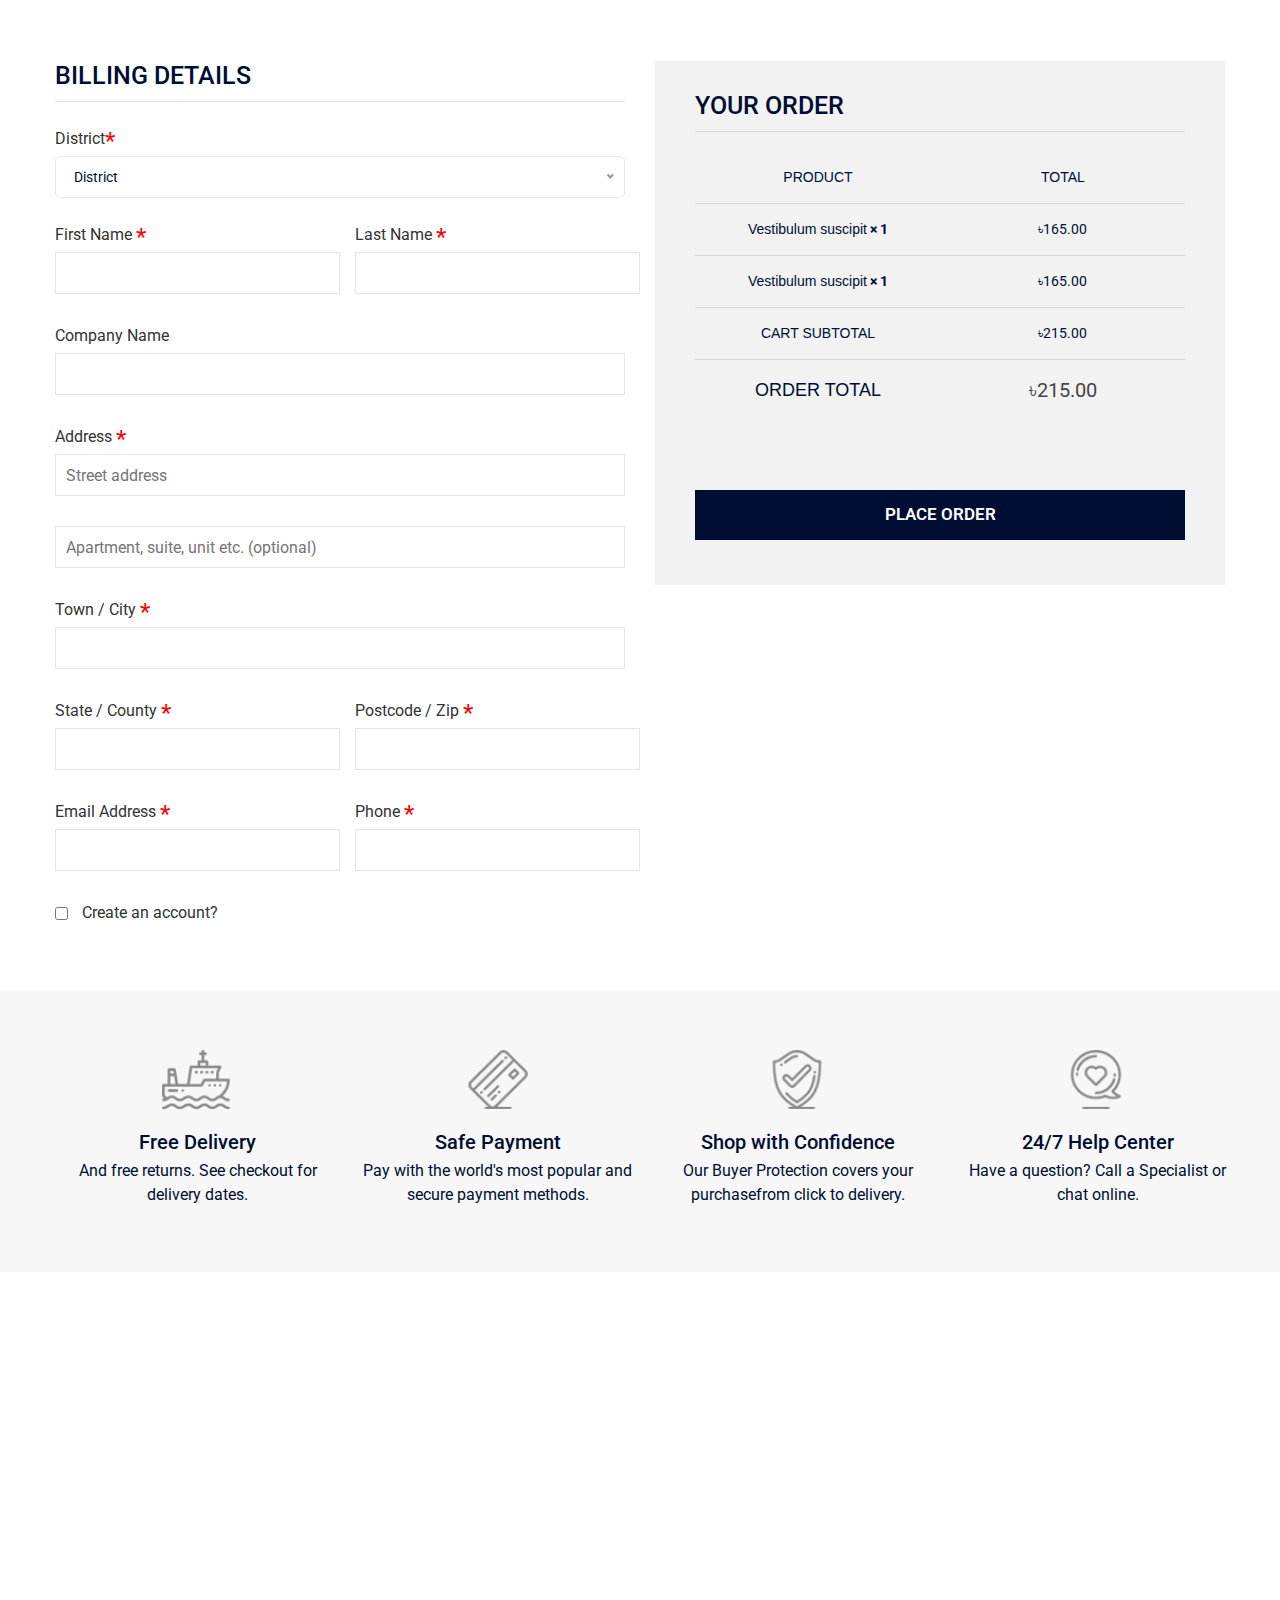
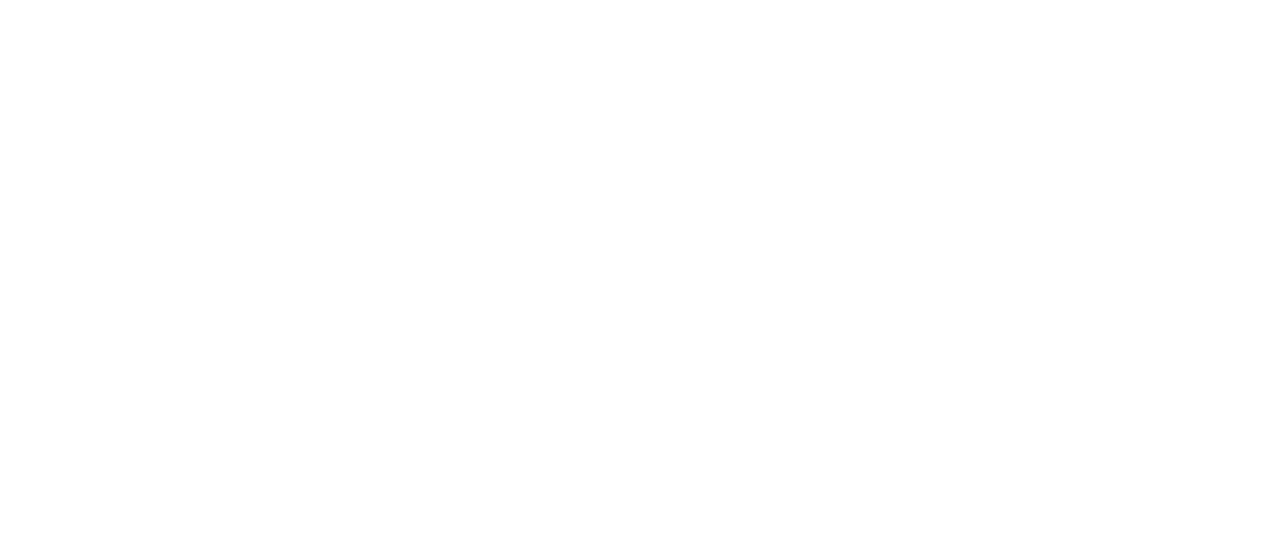
<file: checkout.html>
<!DOCTYPE html>
<html class="no-js" lang="zxx">
  <!-- checkout31:27-->

  <head>
    <meta charset="utf-8" />
    <meta http-equiv="x-ua-compatible" content="ie=edge" />
    <title>
      Checkout || limupa - Digital Products Store eCommerce Bootstrap 4 Template
    </title>
    <meta name="description" content="" />
    <meta name="viewport" content="width=device-width, initial-scale=1" />
    <!-- Favicon -->
    <link rel="shortcut icon" type="image/x-icon" href="images/favicon.png" />
    <!-- Material Design Iconic Font-V2.2.0 -->
    <link rel="stylesheet" href="css/material-design-iconic-font.min.css" />
    <!-- Font Awesome -->
    <link rel="stylesheet" href="css/font-awesome.min.css" />
    <!-- Font Awesome Stars-->
    <link rel="stylesheet" href="css/fontawesome-stars.css" />
    <!-- Meanmenu CSS -->
    <link rel="stylesheet" href="css/meanmenu.css" />
    <!-- owl carousel CSS -->
    <link rel="stylesheet" href="css/owl.carousel.min.css" />
    <!-- Slick Carousel CSS -->
    <link rel="stylesheet" href="css/slick.css" />
    <!-- Animate CSS -->
    <link rel="stylesheet" href="css/animate.css" />
    <!-- Jquery-ui CSS -->
    <link rel="stylesheet" href="css/jquery-ui.min.css" />
    <!-- Venobox CSS -->
    <link rel="stylesheet" href="css/venobox.css" />
    <!-- Nice Select CSS -->
    <link rel="stylesheet" href="css/nice-select.css" />
    <!-- Magnific Popup CSS -->
    <link rel="stylesheet" href="css/magnific-popup.css" />
    <!-- Bootstrap V4.1.3 Fremwork CSS -->
    <link rel="stylesheet" href="css/bootstrap.min.css" />
    <!-- Helper CSS -->
    <link rel="stylesheet" href="css/helper.css" />
    <!-- Main Style CSS -->
    <link rel="stylesheet" href="style.css" />
    <!-- Responsive CSS -->
    <link rel="stylesheet" href="css/responsive.css" />
    <!-- Modernizr js -->
    <script src="js/vendor/modernizr-2.8.3.min.js"></script>

    <!-- Google Font -->
    <link rel="preconnect" href="https://fonts.googleapis.com">
    <link rel="preconnect" href="https://fonts.gstatic.com" crossorigin>
    <link href="https://fonts.googleapis.com/css2?family=Roboto:ital,wght@0,100;0,300;0,400;0,500;0,700;0,900;1,100;1,300;1,400;1,500;1,700;1,900&display=swap" rel="stylesheet">

  </head>

  <body style="font-family: system-ui, -apple-system, BlinkMacSystemFont, 'Segoe UI', Roboto, Oxygen, Ubuntu, Cantarell, 'Open Sans', 'Helvetica Neue', sans-serif;">
    <div class="body-wrapper">
      <!--Checkout Area Strat-->
      <div class="checkout-area pt-60 pb-30">
        <div class="container">
          <div class="row">
            <div class="col-12">
            </div>
          </div>
          <div class="row">
            <div class="col-lg-6 col-12">
              <form action="#">
                <div class="checkbox-form">
                  <h3>Billing Details</h3>
                  <div class="row">
                    <div class="col-md-12">
                      <div class="country-select clearfix">
                        <label>District<span class="required">*</span></label>
                        <select class="nice-select wide">
                          <option data-display="District">District</option>
                          <option value="dhaka">Dhaka</option>
                          <option value="faridpur">Faridpur</option>
                          <option value="gazipur">Gazipur</option>
                          <option value="gopalganj">Gopalganj</option>
                          <option value="jamalpur">Jamalpur</option>
                          <option value="kishoreganj">Kishoreganj</option>
                          <option value="madaripur">Madaripur</option>
                          <option value="manikganj">Manikganj</option>
                          <option value="munshiganj">Munshiganj</option>
                          <option value="mymensingh">Mymensingh</option>
                          <option value="narayanganj">Narayanganj</option>
                          <option value="narsingdi">Narsingdi</option>
                          <option value="netrokona">Netrokona</option>
                          <option value="rajbari">Rajbari</option>
                          <option value="shariatpur">Shariatpur</option>
                          <option value="sherpur">Sherpur</option>
                          <option value="tangail">Tangail</option>
                          <option value="bogra">Bogra</option>
                          <option value="joypurhat">Joypurhat</option>
                          <option value="naogaon">Naogaon</option>
                          <option value="natore">Natore</option>
                          <option value="nawabganj">Nawabganj</option>
                          <option value="pabna">Pabna</option>
                          <option value="rajshahi">Rajshahi</option>
                          <option value="sirajgonj">Sirajgonj</option>
                          <option value="dinajpur">Dinajpur</option>
                          <option value="gaibandha">Gaibandha</option>
                          <option value="kurigram">Kurigram</option>
                          <option value="lalmonirhat">Lalmonirhat</option>
                          <option value="nilphamari">Nilphamari</option>
                          <option value="panchagarh">Panchagarh</option>
                          <option value="rangpur">Rangpur</option>
                          <option value="thakurgaon">Thakurgaon</option>
                          <option value="barguna">Barguna</option>
                          <option value="barisal">Barisal</option>
                          <option value="bhola">Bhola</option>
                          <option value="jhalokati">Jhalokati</option>
                          <option value="patuakhali">Patuakhali</option>
                          <option value="pirojpur">Pirojpur</option>
                          <option value="bandarban">Bandarban</option>
                          <option value="brahmanbaria">Brahmanbaria</option>
                          <option value="chandpur">Chandpur</option>
                          <option value="chittagong">Chittagong</option>
                          <option value="comilla">Comilla</option>
                          <option value="coxs_bazar">Cox's Bazar</option>
                          <option value="feni">Feni</option>
                          <option value="khagrachari">Khagrachari</option>
                          <option value="lakshmipur">Lakshmipur</option>
                          <option value="noakhali">Noakhali</option>
                          <option value="rangamati">Rangamati</option>
                          <option value="habiganj">Habiganj</option>
                          <option value="maulvibazar">Maulvibazar</option>
                          <option value="sunamganj">Sunamganj</option>
                          <option value="sylhet">Sylhet</option>
                          <option value="bagerhat">Bagerhat</option>
                          <option value="chuadanga">Chuadanga</option>
                          <option value="jessore">Jessore</option>
                          <option value="jhenaidah">Jhenaidah</option>
                          <option value="khulna">Khulna</option>
                          <option value="kushtia">Kushtia</option>
                          <option value="magura">Magura</option>
                          <option value="meherpur">Meherpur</option>
                          <option value="narail">Narail</option>
                          <option value="satkhira">Satkhira</option>
                        </select>
                      </div>
                    </div>
                    <div class="col-md-6">
                      <div class="checkout-form-list">
                        <label
                          >First Name <span class="required">*</span></label
                        >
                        <input placeholder="" type="text" />
                      </div>
                    </div>
                    <div class="col-md-6">
                      <div class="checkout-form-list">
                        <label>Last Name <span class="required">*</span></label>
                        <input placeholder="" type="text" />
                      </div>
                    </div>
                    <div class="col-md-12">
                      <div class="checkout-form-list">
                        <label>Company Name</label>
                        <input placeholder="" type="text" />
                      </div>
                    </div>
                    <div class="col-md-12">
                      <div class="checkout-form-list">
                        <label>Address <span class="required">*</span></label>
                        <input placeholder="Street address" type="text" />
                      </div>
                    </div>
                    <div class="col-md-12">
                      <div class="checkout-form-list">
                        <input
                          placeholder="Apartment, suite, unit etc. (optional)"
                          type="text"
                        />
                      </div>
                    </div>
                    <div class="col-md-12">
                      <div class="checkout-form-list">
                        <label
                          >Town / City <span class="required">*</span></label
                        >
                        <input type="text" />
                      </div>
                    </div>
                    <div class="col-md-6">
                      <div class="checkout-form-list">
                        <label
                          >State / County <span class="required">*</span></label
                        >
                        <input placeholder="" type="text" />
                      </div>
                    </div>
                    <div class="col-md-6">
                      <div class="checkout-form-list">
                        <label
                          >Postcode / Zip <span class="required">*</span></label
                        >
                        <input placeholder="" type="text" />
                      </div>
                    </div>
                    <div class="col-md-6">
                      <div class="checkout-form-list">
                        <label
                          >Email Address <span class="required">*</span></label
                        >
                        <input placeholder="" type="email" />
                      </div>
                    </div>
                    <div class="col-md-6">
                      <div class="checkout-form-list">
                        <label>Phone <span class="required">*</span></label>
                        <input type="text" />
                      </div>
                    </div>
                    <div class="col-md-12">
                      <div class="checkout-form-list create-acc">
                        <input id="cbox" type="checkbox" />
                        <label for="cbox">Create an account?</label>
                      </div>
                      <div
                        id="cbox-info"
                        class="checkout-form-list create-account"
                      >
                        <p>
                          Create an account by entering the information below.
                          If you are a returning customer please login at the
                          top of the page.
                        </p>
                        <label
                          >Account password
                          <span class="required">*</span></label
                        >
                        <input placeholder="password" type="password" />
                      </div>
                    </div>
                  </div>
                </div>
              </form>
            </div>
            <div class="col-lg-6 col-12">
              <div class="your-order">
                <h3>Your order</h3>
                <div class="your-order-table table-responsive">
                  <table class="table">
                    <thead>
                      <tr>
                        <th class="cart-product-name">Product</th>
                        <th class="cart-product-total">Total</th>
                      </tr>
                    </thead>
                    <tbody>
                      <tr class="cart_item">
                        <td class="cart-product-name">
                          Vestibulum suscipit<strong class="product-quantity">
                            × 1</strong
                          >
                        </td>
                        <td class="cart-product-total">
                          <span class="amount">৳165.00</span>
                        </td>
                      </tr>
                      <tr class="cart_item">
                        <td class="cart-product-name">
                          Vestibulum suscipit<strong class="product-quantity">
                            × 1</strong
                          >
                        </td>
                        <td class="cart-product-total">
                          <span class="amount">৳165.00</span>
                        </td>
                      </tr>
                    </tbody>
                    <tfoot>
                      <tr class="cart-subtotal">
                        <th>Cart Subtotal</th>
                        <td><span class="amount">৳215.00</span></td>
                      </tr>
                      <tr class="order-total">
                        <th>Order Total</th>
                        <td>
                          <strong><span class="amount">৳215.00</span></strong>
                        </td>
                      </tr>
                    </tfoot>
                  </table>
                </div>
                <div class="payment-method">
                  <div class="payment-accordion">
                    <div id="accordion">
                      
                      
                    </div>
                    <div class="order-button-payment">
                      <input value="Place order" type="submit" />
                    </div>
                  </div>
                </div>
              </div>
            </div>
          </div>
        </div>
      </div>
      <!--Checkout Area End-->
      <!-- Begin Footer Area -->
      <div class="footer" style="background-color: #F7F7F7;">
        <!-- Begin Footer Static Top Area -->
        <div class="footer-static-top">
          <div class="container">
            <!-- Begin Footer Shipping Area -->
            <div class="footer-shipping pt-60 pb-55 pb-xs-25">
              <div class="row">
                <!-- Begin Li's Shipping Inner Box Area -->
                <div class="col-lg-3 col-md-6 col-sm-6 pb-sm-55 pb-xs-55">
                  <div class="li-shipping-inner-box">
                    <div class="shipping-icon">
                      <img src="img/bill-1.png" alt="Shipping Icon" />
                    </div>
                    <div class="shipping-text">
                      <h2>Free Delivery</h2>
                      <p>And free returns. See checkout for delivery dates.</p>
                    </div>
                  </div>
                </div>
                <!-- Li's Shipping Inner Box Area End Here -->
                <!-- Begin Li's Shipping Inner Box Area -->
                <div class="col-lg-3 col-md-6 col-sm-6 pb-sm-55 pb-xs-55">
                  <div class="li-shipping-inner-box">
                    <div class="shipping-icon">
                      <img src="img/bill-2.png" alt="Shipping Icon" />
                    </div>
                    <div class="shipping-text">
                      <h2>Safe Payment</h2>
                      <p>
                        Pay with the world's most popular and secure payment
                        methods.
                      </p>
                    </div>
                  </div>
                </div>
                <!-- Li's Shipping Inner Box Area End Here -->
                <!-- Begin Li's Shipping Inner Box Area -->
                <div class="col-lg-3 col-md-6 col-sm-6 pb-xs-30">
                  <div class="li-shipping-inner-box">
                    <div class="shipping-icon">
                      <img src="img/bill-3.png" alt="Shipping Icon" />
                    </div>
                    <div class="shipping-text">
                      <h2>Shop with Confidence</h2>
                      <p>
                        Our Buyer Protection covers your purchasefrom click to
                        delivery.
                      </p>
                    </div>
                  </div>
                </div>
                <!-- Li's Shipping Inner Box Area End Here -->
                <!-- Begin Li's Shipping Inner Box Area -->
                <div class="col-lg-3 col-md-6 col-sm-6 pb-xs-30">
                  <div class="li-shipping-inner-box">
                    <div class="shipping-icon">
                      <img src="img/bill-4.png" alt="Shipping Icon" />
                    </div>
                    <div class="shipping-text">
                      <h2>24/7 Help Center</h2>
                      <p>Have a question? Call a Specialist or chat online.</p>
                    </div>
                  </div>
                </div>
                <!-- Li's Shipping Inner Box Area End Here -->
              </div>
            </div>
            <!-- Footer Shipping Area End Here -->
          </div>
        </div>
      </div>
      <!-- Footer Area End Here -->
    </div>
    <!-- Body Wrapper End Here -->
    <!-- jQuery-V1.12.4 -->
    <script src="js/vendor/jquery-1.12.4.min.js"></script>
    <!-- Popper js -->
    <script src="js/vendor/popper.min.js"></script>
    <!-- Bootstrap V4.1.3 Fremwork js -->
    <script src="js/bootstrap.min.js"></script>
    <!-- Ajax Mail js -->
    <script src="js/ajax-mail.js"></script>
    <!-- Meanmenu js -->
    <script src="js/jquery.meanmenu.min.js"></script>
    <!-- Wow.min js -->
    <script src="js/wow.min.js"></script>
    <!-- Slick Carousel js -->
    <script src="js/slick.min.js"></script>
    <!-- Owl Carousel-2 js -->
    <script src="js/owl.carousel.min.js"></script>
    <!-- Magnific popup js -->
    <script src="js/jquery.magnific-popup.min.js"></script>
    <!-- Isotope js -->
    <script src="js/isotope.pkgd.min.js"></script>
    <!-- Imagesloaded js -->
    <script src="js/imagesloaded.pkgd.min.js"></script>
    <!-- Mixitup js -->
    <script src="js/jquery.mixitup.min.js"></script>
    <!-- Countdown -->
    <script src="js/jquery.countdown.min.js"></script>
    <!-- Counterup -->
    <script src="js/jquery.counterup.min.js"></script>
    <!-- Waypoints -->
    <script src="js/waypoints.min.js"></script>
    <!-- Barrating -->
    <script src="js/jquery.barrating.min.js"></script>
    <!-- Jquery-ui -->
    <script src="js/jquery-ui.min.js"></script>
    <!-- Venobox -->
    <script src="js/venobox.min.js"></script>
    <!-- Nice Select js -->
    <script src="js/jquery.nice-select.min.js"></script>
    <!-- ScrollUp js -->
    <script src="js/scrollUp.min.js"></script>
    <!-- Main/Activator js -->
    <script src="js/main.js"></script>
  </body>

  <!-- checkout31:27-->
</html>
</file>
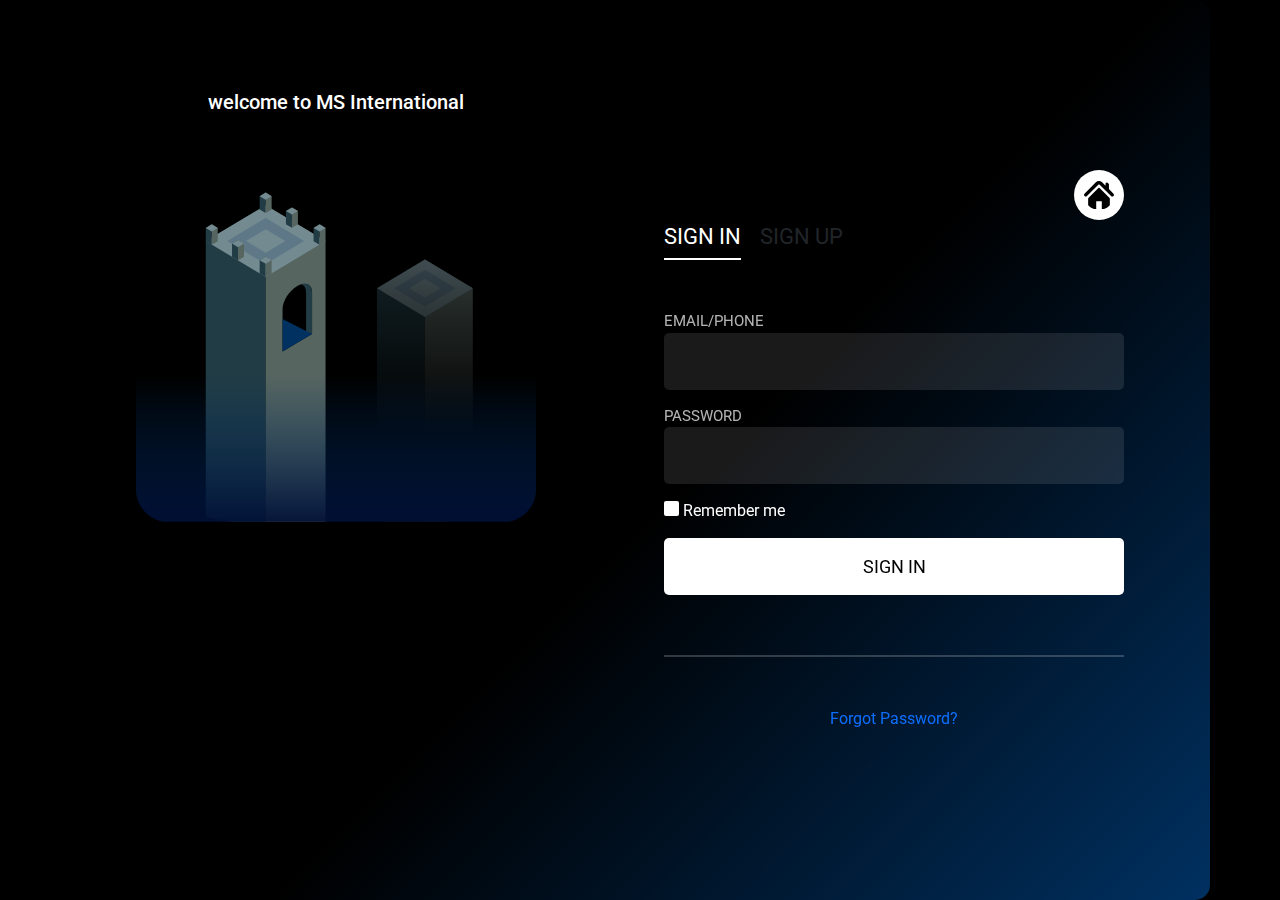
<file: page/login.html>
<!DOCTYPE html>
<html lang="en">

<head>
  <meta charset="UTF-8" />
  <meta name="viewport" content="width=device-width, initial-scale=1.0" />
  <link rel="stylesheet" href="log-style.css" />
  <!-- Google Font Roboto -->
  <link rel="preconnect" href="https://fonts.googleapis.com">
  <link rel="preconnect" href="https://fonts.gstatic.com" crossorigin>
  <link href="https://fonts.googleapis.com/css2?family=Roboto:ital,wght@0,100;0,300;0,400;0,500;0,700;0,900;1,100;1,300;1,400;1,500;1,700;1,900&display=swap" rel="stylesheet">
  <!-- Bootstrp CDN -->
  <link href="https://cdn.jsdelivr.net/npm/bootstrap@5.3.3/dist/css/bootstrap.min.css" rel="stylesheet" integrity="sha384-QWTKZyjpPEjISv5WaRU9OFeRpok6YctnYmDr5pNlyT2bRjXh0JMhjY6hW+ALEwIH" crossorigin="anonymous">
  <title>
    Casio Bangladesh I Purchase authentic and original CASIO In Bangladesh I
    CASIO, Q&Q, SAMS WATCH in BD I Calculator I Watch I BD | eCommerce Online
    Shop
  </title>

</head>

<body style="font-family: roboto">




<div class="container d-flex justify-content-around" >
  <!-- display Right SVG Animation -->
  <div class="display-right">
    <link rel="preconnect" href="https://fonts.googleapis.com" />
    <link rel="preconnect" href="https://fonts.gstatic.com" crossorigin />
    <link href="https://fonts.googleapis.com/css2?family=Poppins:wght@600&display=swap" rel="stylesheet" />
    <div class="center">
      <h5 style="color: white;">welcome to MS International</h5>
      <svg id="MonValley" version="1.1" xmlns="http://www.w3.org/2000/svg" xmlns:xlink="http://www.w3.org/1999/xlink"
        x="0px" y="0px" width="400px" height="400px" viewBox="0 0 300 300.001" enable-background="new 0 0 300 300.001"
        xml:space="preserve">
        <g id="Background">
          <path d="M300,275.612c0,13.506-10.949,24.456-24.455,24.456H24.455C10.949,300.068,0,289.118,0,275.612V24.523
    C0,11.017,10.949,0.067,24.455,0.067h251.089C289.05,0.067,300,11.017,300,24.523V275.612z" />
          <polygon fill="#213C45"
            points="180.745,294.673 189.226,299.762 216.677,299.762 216.677,103.068 180.745,124.628   " />
          <path fill="#566560"
            d="M216.677,299.762h7.176c10.18,0,19.885-2.016,28.759-5.646V124.628l-35.935-21.56V299.762z" />
          <polygon fill="#738A91" points="216.677,103.068 180.745,124.628 216.677,146.188 252.612,124.628   " />
          <polygon fill="#5E7887" points="216.677,110.83 193.681,124.628 216.677,138.426 239.675,124.628  " />
          <polygon fill="#738A91" points="216.677,117.563 204.904,124.628 216.677,131.692 228.453,124.628   " />
          <linearGradient id="SVGID_13_" gradientUnits="userSpaceOnUse" x1="150" y1="255.5474" x2="150" y2="-2.5565">
            <stop offset="0.0859" style="stop-color: #000000" />
            <stop offset="1" style="stop-color: #000000; stop-opacity: 0" />
          </linearGradient>
          <path fill="url(#SVGID_13_)" d="M0,52.931v222.681c0,12.192,8.925,22.3,20.598,24.15h258.805
    c11.673-1.851,20.598-11.958,20.598-24.15V52.931H0z" />
          <path fill="#213C45"
            d="M52.325,295.804c7.606,2.554,15.739,3.958,24.205,3.958h20.712V62.351l-44.917,26.95V295.804z" />
          <polygon fill="#566560" points="97.242,299.762 142.159,299.762 142.159,89.301 97.242,62.351   " />
          <polygon fill="#738A91" points="97.242,62.351 52.325,89.301 97.242,116.251 142.159,89.301   " />
          <polygon fill="#5E7887" points="97.242,72.053 68.495,89.301 97.242,106.549 125.989,89.301   " />
          <polygon fill="#738A91" points="97.242,80.47 82.524,89.301 97.242,98.131 111.96,89.301  " />
          <polygon fill="#213C45" points="56.816,76.723 52.325,79.418 52.325,89.348 56.816,92.043   " />
          <polygon fill="#566560" points="56.816,76.723 61.308,79.418 61.308,89.348 56.816,92.043   " />
          <polygon fill="#738A91" points="56.816,76.723 52.325,79.418 56.816,82.113 61.308,79.418   " />
          <polygon fill="#213C45" points="76.515,88.491 72.023,91.187 72.023,101.116 76.515,103.812   " />
          <polygon fill="#566560" points="76.515,88.491 81.007,91.187 81.007,101.116 76.515,103.812   " />
          <polygon fill="#738A91" points="76.515,88.491 72.023,91.187 76.515,93.882 81.007,91.187   " />
          <polygon fill="#213C45" points="97.242,100.931 92.75,103.626 92.75,113.556 97.242,116.251   " />
          <polygon fill="#566560" points="97.242,100.931 101.734,103.626 101.734,113.556 97.242,116.251   " />
          <polygon fill="#213C45" points="116.941,64.057 112.449,66.752 112.449,76.682 116.941,79.377   " />
          <polygon fill="#566560" points="116.941,64.057 121.433,66.752 121.433,76.682 116.941,79.377   " />
          <polygon fill="#738A91" points="116.941,64.057 112.449,66.752 116.941,69.448 121.433,66.752   " />
          <polygon fill="#738A91" points="97.242,100.931 92.75,103.626 97.242,106.321 101.734,103.626   " />
          <polygon fill="#213C45" points="97.242,52.931 92.75,55.626 92.75,65.556 97.242,68.251   " />
          <polygon fill="#566560" points="97.242,52.931 101.734,55.626 101.734,65.556 97.242,68.251   " />
          <polygon fill="#738A91" points="97.242,52.931 92.75,55.626 97.242,58.321 101.734,55.626   " />
          <polygon fill="#213C45" points="137.667,76.723 133.175,79.418 133.175,89.348 137.667,92.043   " />
          <polygon fill="#566560" points="137.667,76.723 142.159,79.418 142.159,89.348 137.667,92.043   " />
          <polygon fill="#738A91" points="137.667,76.723 133.175,79.418 137.667,82.113 142.159,79.418   " />
          <path d="M120.976,122.937c-6.108,3.443-11.06,11.185-11.06,17.293v31.949l22.119-13.164v-31.253
    C132.035,121.654,127.084,119.494,120.976,122.937z" />
          <path fill="#213C45" d="M124.009,121.659c2.181,0.79,3.555,2.896,3.555,6.104v33.914l4.471-2.661v-31.253
    C132.035,122.707,128.641,120.368,124.009,121.659z" />
          <linearGradient id="SVGID_14_" gradientUnits="userSpaceOnUse" x1="101.7681" y1="146.3892" x2="114.3482"
            y2="158.9693">
            <stop offset="0" style="stop-color: #003161" />
            <stop offset="1" style="stop-color: #003161" />
          </linearGradient>
          <polygon fill="url(#SVGID_14_)" points="109.916,172.179 132.035,159.015 132.035,159.015 109.916,147.739   " />
        </g>
        <g id="Step1">
          <polygon fill="#213C45" points="133.888,157.904 106.938,174.074 106.938,301.608 133.888,317.777   " />
          <polygon fill="#566560" points="114.089,178.202 141.04,162.032 141.04,301.608 114.089,317.777   " />
          <polygon fill="#738A91" points="133.888,157.904 106.938,174.074 114.063,178.202 141.013,162.032   " />
        </g>
        <g id="Step2">
          <polygon fill="#213C45" points="141.04,168.053 114.089,184.223 114.089,311.757 141.04,327.926   " />
          <polygon fill="#566560" points="121.241,188.351 148.191,172.181 148.191,311.757 121.241,327.926   " />
          <polygon fill="#738A91" points="141.04,168.053 114.089,184.223 121.214,188.351 148.165,172.181  " />
        </g>
        <g id="Step3">
          <polygon fill="#213C45" points="148.191,178.203 121.241,194.373 121.241,321.907 148.191,338.076   " />
          <polygon fill="#566560" points="128.392,198.5 155.342,182.331 155.342,321.907 128.392,338.076   " />
          <polygon fill="#738A91" points="148.191,178.203 121.241,194.373 128.366,198.5 155.316,182.331   " />
        </g>
        <g id="Step4">
          <polygon fill="#213C45" points="155.342,188.352 128.392,204.522 128.392,332.056 155.342,348.225   " />
          <polygon fill="#566560" points="135.543,208.65 162.494,192.48 162.494,332.056 135.543,348.225   " />
          <polygon fill="#738A91" points="155.342,188.352 128.392,204.522 135.517,208.65 162.467,192.48   " />
        </g>
        <g id="Step5">
          <polygon fill="#213C45" points="162.494,198.501 135.543,214.671 135.543,342.206 162.494,358.375   " />
          <polygon fill="#566560" points="142.695,218.799 169.645,202.629 169.645,342.206 142.695,358.375   " />
          <polygon fill="#738A91" points="162.494,198.501 135.543,214.671 142.668,218.799 169.619,202.629   " />
        </g>
        <g id="Step6">
          <polygon fill="#213C45" points="169.645,208.651 142.695,224.821 142.695,352.355 169.645,368.524   " />
          <polygon fill="#566560" points="149.846,228.949 176.796,212.779 176.796,352.355 149.846,368.524   " />
          <polygon fill="#738A91" points="169.645,208.651 142.695,224.821 149.82,228.949 176.77,212.779   " />
        </g>
        <g id="Step7">
          <polygon fill="#213C45" points="176.796,218.8 149.846,234.97 149.846,362.504 176.796,378.673  " />
          <polygon fill="#566560" points="156.998,239.098 183.948,222.928 183.948,362.504 156.998,378.673   " />
          <polygon fill="#738A91" points="176.796,218.8 149.846,234.97 156.971,239.098 183.921,222.928  " />
        </g>
        <g id="Step8">
          <polygon fill="#213C45" points="183.948,228.95 156.998,245.12 156.998,372.654 183.948,388.823   " />
          <polygon fill="#566560" points="164.149,249.248 191.099,233.078 191.099,372.654 164.149,388.823   " />
          <polygon fill="#738A91" points="183.948,228.95 156.998,245.12 164.123,249.248 191.073,233.078   " />
        </g>
        <g id="Step9">
          <polygon fill="#213C45" points="191.099,239.099 164.149,255.269 164.149,382.803 191.099,398.972   " />
          <polygon fill="#566560" points="171.3,259.397 198.25,243.227 198.25,382.803 171.3,398.972   " />
          <polygon fill="#738A91" points="191.099,239.099 164.149,255.269 171.274,259.397 198.224,243.227   " />
        </g>
        <g id="Step10">
          <polygon fill="#213C45" points="198.25,249.249 171.3,265.418 171.3,392.953 198.25,409.122   " />
          <polygon fill="#566560" points="178.452,269.546 205.402,253.376 205.402,392.953 178.452,409.122   " />
          <polygon fill="#738A91" points="198.25,249.249 171.3,265.418 178.425,269.546 205.375,253.376  " />
        </g>
        <g id="Step11">
          <polygon fill="#213C45" points="205.402,259.398 178.452,275.568 178.452,403.102 205.402,419.271   " />
          <polygon fill="#566560" points="185.603,279.696 212.553,263.526 212.553,403.102 185.603,419.271   " />
          <polygon fill="#738A91" points="205.402,259.398 178.452,275.568 185.577,279.696 212.527,263.526   " />
        </g>
        <g id="Step12">
          <polygon fill="#213C45" points="212.553,269.547 185.603,285.717 185.603,413.251 212.553,429.42  " />
          <polygon fill="#566560" points="192.754,289.845 219.705,273.675 219.705,413.251 192.754,429.42  " />
          <polygon fill="#738A91" points="212.553,269.547 185.603,285.717 192.728,289.845 219.678,273.675   " />
        </g>
        <g id="Step13">
          <polygon fill="#213C45" points="219.705,279.697 192.754,295.867 192.754,423.401 219.705,439.57  " />
          <polygon fill="#566560" points="199.906,299.995 226.856,283.825 226.856,423.401 199.906,439.57  " />
          <polygon fill="#738A91" points="219.705,279.697 192.754,295.867 199.879,299.995 226.83,283.825  " />
        </g>
        <g id="DarkFade">
          <linearGradient id="SVGID_15_" gradientUnits="userSpaceOnUse" x1="150" y1="319.3403" x2="150" y2="189.902">
            <stop offset="0.0859" style="stop-color: #000D33" />
            <stop offset="1" style="stop-color: #003161; stop-opacity: 0" />
          </linearGradient>
          <path fill="url(#SVGID_15_)" d="M0,188.362v87.25c0,12.192,8.925,22.3,20.598,24.15h258.805
    c11.673-1.851,20.598-11.958,20.598-24.15v-87.25H0z" />
        </g>
        <g id="BrightDoor">
          <path fill="#003161" d="M120.976,122.937c-6.108,3.443-11.06,11.185-11.06,17.293v31.949l22.119-13.164v-31.253
    C132.035,121.654,127.083,119.494,120.976,122.937z" />
          <path fill="#738A91" d="M124.009,121.659c2.182,0.79,3.555,2.896,3.555,6.104v33.914l4.471-2.661v-31.253
    C132.035,122.707,128.64,120.368,124.009,121.659z" />
          <linearGradient id="SVGID_16_" gradientUnits="userSpaceOnUse" x1="101.7686" y1="146.3906" x2="136.0163"
            y2="180.6384">
            <stop offset="0" style="stop-color: #000D33" />
            <stop offset="1" style="stop-color: #000D33" />
          </linearGradient>
          <polygon fill="url(#SVGID_16_)" points="109.916,172.179 132.035,159.015 132.035,159.015 109.916,147.739   " />
        </g>
      </svg>
    </div>
  </div>

  <!-- Display Left Login Page -->
   <div class="display-left">
    

    <div class="login-wrap">
  <a href="../index.html" title="Home" class="text-align"><img src="../img/home.svg" alt="Home"></a>
  <div class="login-html">
    <input id="tab-1" type="radio" name="tab" class="sign-in" checked><label for="tab-1" class="tab">Sign In</label>
    <input id="tab-2" type="radio" name="tab" class="sign-up"><label for="tab-2" class="tab">Sign Up</label>
    <div class="login-form">
      <div class="sign-in-htm">
        <div class="group">
          <label for="user" class="label">Email/Phone</label>
          <input id="user" type="text" class="input">
        </div>
        <div class="group">
          <label for="pass" class="label">Password</label>
          <input id="pass" type="password" class="input" data-type="password">
        </div>
        <div class="group">
          <input id="check" type="checkbox" class="check" checked>
          <label for="check"><span class="icon"></span>
            Remember me
            </label>
        </div>
        <div class="group">
          <input type="submit" class="button" value="Sign In">
        </div>
        <div class="hr"></div>
        <div class="foot-lnk">
          <a href="#forgot">Forgot Password?</a>
        </div>
      </div>
      <div class="sign-up-htm">
        <div class="group">
          <label for="user" class="label">Name</label>
          <input id="user" type="text" class="input">
        </div>
        <div class="group">
          <label for="pass" class="label">Email Address</label>
          <input id="pass" type="text" class="input">
        </div>
        <div class="group">
          <label for="phone" class="label">Phone Number <span>*</span></label>
          <input id="phone" type="tel" class="input" required>
        </div>
        <div class="group">
          <label for="pass" class="label">Password</label>
          <input id="pass" type="password" class="input" data-type="password">
        </div>
        <div class="group">
          <label for="pass" class="label">Repeat Password</label>
          <input id="pass" type="password" class="input" data-type="password">
        </div>
        
        <div class="group">
          <input type="submit" class="button" value="Sign Up">
        </div>
      </div>
    </div>
  </div>
</div>

    
    




   </div>






</div>




<!-- Bootstrap CDN -->
<script src="https://cdn.jsdelivr.net/npm/bootstrap@5.3.3/dist/js/bootstrap.bundle.min.js" integrity="sha384-YvpcrYf0tY3lHB60NNkmXc5s9fDVZLESaAA55NDzOxhy9GkcIdslK1eN7N6jIeHz" crossorigin="anonymous"></script>
</body>

</html>
</file>
<file: css/venobox.css>
/* ------ venobox.css --------*/
.vbox-overlay *, .vbox-overlay *:before, .vbox-overlay *:after{
    -webkit-backface-visibility: hidden;
    -webkit-box-sizing:border-box;
    -moz-box-sizing:border-box;
    box-sizing:border-box;

}
.vbox-overlay{
    display: -webkit-flex;
    display: flex;
    -webkit-flex-direction: column;
    flex-direction: column;
    -webkit-justify-content: center;
    justify-content: center;
    -webkit-align-items: center;
    align-items: center;
    position: fixed;
    left: 0;
    top: 0;
    bottom: 0;
    right: 0;
    z-index: 9999;
    -webkit-transform:translateZ(1000px);
    transform: translateZ(1000px);
    transform-style: preserve-3d;
}

/* ----- navigation ----- */
.vbox-title{
    width: 100%;
    height: 40px;
    float: left;
    text-align: center;
    line-height: 28px;
    font-size: 12px;
    padding: 6px 40px;
    overflow: hidden;
    position: fixed;
    display: none;
    left: 0;
    z-index: 1050;
}
.vbox-close{
    cursor: pointer;
    position: fixed;
    top: -1px;
    right: 0;
    width: 50px;
    height: 40px;
    padding: 6px;
    display: block;
    background-position:10px center;
    overflow: hidden;
    font-size: 24px;
    line-height: 1;
    text-align: center;
    z-index: 1050;
}
.vbox-num{
    cursor: pointer;
    position: fixed;
    left: 0;
    height: 40px;
    display: block;
    overflow: hidden;
    line-height: 28px;
    font-size: 12px;
    padding: 6px 10px;
    display: none;
    z-index: 1050;
}
/* ----- navigation ARROWS ----- */
.vbox-next, .vbox-prev{
    position: fixed;
    top: 50%;
    margin-top: -15px;
    overflow: hidden;
    cursor: pointer;
    display: block;
    width: 45px;
    height: 45px;
    z-index: 1050;
}
.vbox-next span, .vbox-prev span{
    position: relative;
    width: 20px;
    height: 20px;
    border: 2px solid transparent;
    border-top-color: #B6B6B6;
    border-right-color: #B6B6B6;
    text-indent: -100px;
    position: absolute;
    top: 8px;
    display: block;
}
.vbox-prev{
    left: 15px;
}
.vbox-next{
    right: 15px;
}
.vbox-prev span{
    left: 10px;
    -ms-transform: rotate(-135deg);
    -webkit-transform: rotate(-135deg);
    transform: rotate(-135deg);
}
.vbox-next span{
    -ms-transform: rotate(45deg);
    -webkit-transform: rotate(45deg);
    transform: rotate(45deg);
    right: 10px;
}
/* ------- inline window ------ */
.vbox-inline{
    width: 420px;
    height: 315px;
    height: 70vh;
    padding: 10px;
    background: #fff;
    margin: 0 auto;
    overflow: auto;
    text-align: left;
}
/* ------- Video & iFrames window ------ */
.venoframe{
    max-width: 100%;
    width: 100%;
    border: none;
    width: 100%;
    height: 260px;
    height: 70vh;
}
.venoframe.vbvid{
    height: 260px;
}
@media (min-width: 768px) {
    .venoframe, .vbox-inline{
        width: 90%;
        height: 360px;
        height: 70vh;
    }
    .venoframe.vbvid{
        width: 640px;
        height: 360px;
    }
}
@media (min-width: 992px) {
    .venoframe, .vbox-inline{
        max-width: 1200px;
        width: 80%;
        height: 540px;
        height: 70vh;
    }
    .venoframe.vbvid{
        width: 960px;
        height: 540px;
    }
}
/* 
Please do NOT edit this part! 
or at least read this note: http://i.imgur.com/7C0ws9e.gif
*/
.vbox-open{
    overflow: hidden;
}
.vbox-container{
    position: absolute;
    left: 0;
    right: 0;
    top: 0;
    bottom: 0;
    overflow-x: hidden;
    overflow-y: scroll;
    overflow-scrolling: touch;
    -webkit-overflow-scrolling: touch;
    z-index: 20;
    max-height: 100%;

}

.vbox-content{
    text-align: center;
    float: left;
    width: 100%;
    position: relative;
    overflow: hidden;
    padding: 20px 10px;
}
.vbox-container img{
    max-width: 100%;
    height: auto;
}
.figlio{
    box-shadow: 0 0 12px rgba(0,0,0,0.19), 0 6px 6px rgba(0,0,0,0.23);
    max-width: 100%;
    text-align: initial;
}
img.figlio{
    -webkit-user-select: none;
-khtml-user-select: none;
-moz-user-select: none;
-o-user-select: none;
user-select: none;
}
.vbox-content.swipe-left{
    margin-left: -200px !important;
}
.vbox-content.swipe-right{
    margin-left: 200px !important;
}
.animated{
    webkit-transition: margin 300ms ease-out;
    transition: margin 300ms ease-out;
}
.animate-in{
    opacity: 1;
}
.animate-out{
    opacity: 0;
}
/* ---------- preloader ----------
 * SPINKIT 
 * http://tobiasahlin.com/spinkit/
-------------------------------- */
.sk-double-bounce,.sk-rotating-plane{width:40px;height:40px;margin:40px auto}.sk-rotating-plane{background-color:#333;-webkit-backface-visibility:visible;-moz-backface-visibility:visible;backface-visibility:visible;-webkit-animation:sk-rotatePlane 1.2s infinite ease-in-out;animation:sk-rotatePlane 1.2s infinite ease-in-out}@-webkit-keyframes sk-rotatePlane{0%{-webkit-transform:perspective(120px) rotateX(0) rotateY(0);transform:perspective(120px) rotateX(0) rotateY(0)}50%{-webkit-transform:perspective(120px) rotateX(-180.1deg) rotateY(0);transform:perspective(120px) rotateX(-180.1deg) rotateY(0)}100%{-webkit-transform:perspective(120px) rotateX(-180deg) rotateY(-179.9deg);transform:perspective(120px) rotateX(-180deg) rotateY(-179.9deg)}}@keyframes sk-rotatePlane{0%{-webkit-transform:perspective(120px) rotateX(0) rotateY(0);transform:perspective(120px) rotateX(0) rotateY(0)}50%{-webkit-transform:perspective(120px) rotateX(-180.1deg) rotateY(0);transform:perspective(120px) rotateX(-180.1deg) rotateY(0)}100%{-webkit-transform:perspective(120px) rotateX(-180deg) rotateY(-179.9deg);transform:perspective(120px) rotateX(-180deg) rotateY(-179.9deg)}}.sk-double-bounce{position:relative}.sk-double-bounce .sk-child{width:100%;height:100%;border-radius:50%;background-color:#333;opacity:.6;position:absolute;top:0;left:0;-webkit-animation:sk-doubleBounce 2s infinite ease-in-out;animation:sk-doubleBounce 2s infinite ease-in-out}.sk-double-bounce .sk-double-bounce2{-webkit-animation-delay:-1s;animation-delay:-1s}@-webkit-keyframes sk-doubleBounce{0%,100%{-webkit-transform:scale(0);transform:scale(0)}50%{-webkit-transform:scale(1);transform:scale(1)}}@keyframes sk-doubleBounce{0%,100%{-webkit-transform:scale(0);transform:scale(0)}50%{-webkit-transform:scale(1);transform:scale(1)}}.sk-wave{width:50px;height:40px;text-align:center;font-size:10px;margin:40px auto}.sk-wave .sk-rect{background-color:#333;height:100%;width:4px;margin:0 1px;display:inline-block;-webkit-animation:sk-waveStretchDelay 1.2s infinite ease-in-out;animation:sk-waveStretchDelay 1.2s infinite ease-in-out}.sk-wave .sk-rect1{-webkit-animation-delay:-1.2s;animation-delay:-1.2s}.sk-wave .sk-rect2{-webkit-animation-delay:-1.1s;animation-delay:-1.1s}.sk-wave .sk-rect3{-webkit-animation-delay:-1s;animation-delay:-1s}.sk-wave .sk-rect4{-webkit-animation-delay:-.9s;animation-delay:-.9s}.sk-wave .sk-rect5{-webkit-animation-delay:-.8s;animation-delay:-.8s}@-webkit-keyframes sk-waveStretchDelay{0%,100%,40%{-webkit-transform:scaleY(.4);transform:scaleY(.4)}20%{-webkit-transform:scaleY(1);transform:scaleY(1)}}@keyframes sk-waveStretchDelay{0%,100%,40%{-webkit-transform:scaleY(.4);transform:scaleY(.4)}20%{-webkit-transform:scaleY(1);transform:scaleY(1)}}.sk-three-bounce{margin:40px auto;width:100px;text-align:center}.sk-three-bounce .sk-child{width:16px;height:16px;background-color:#333;border-radius:100%;margin:4px;display:inline-block;-webkit-animation:sk-three-bounce 1.4s ease-in-out 0s infinite both;animation:sk-three-bounce 1.4s ease-in-out 0s infinite both}.sk-cube-grid,.sk-spinner-pulse{width:40px;height:40px;margin:40px auto}.sk-three-bounce .sk-bounce1{-webkit-animation-delay:-.32s;animation-delay:-.32s}.sk-three-bounce .sk-bounce2{-webkit-animation-delay:-.16s;animation-delay:-.16s}@-webkit-keyframes sk-three-bounce{0%,100%,80%{-webkit-transform:scale(0);transform:scale(0)}40%{-webkit-transform:scale(1);transform:scale(1)}}@keyframes sk-three-bounce{0%,100%,80%{-webkit-transform:scale(0);transform:scale(0)}40%{-webkit-transform:scale(1);transform:scale(1)}}.sk-spinner-pulse{background-color:#333;border-radius:100%;-webkit-animation:sk-pulseScaleOut 1s infinite ease-in-out;animation:sk-pulseScaleOut 1s infinite ease-in-out}@-webkit-keyframes sk-pulseScaleOut{0%{-webkit-transform:scale(0);transform:scale(0)}100%{-webkit-transform:scale(1);transform:scale(1);opacity:0}}@keyframes sk-pulseScaleOut{0%{-webkit-transform:scale(0);transform:scale(0)}100%{-webkit-transform:scale(1);transform:scale(1);opacity:0}}.sk-cube-grid .sk-cube{width:33.33%;height:33.33%;background-color:#333;float:left;-webkit-animation:sk-cubeGridScaleDelay 1.3s infinite ease-in-out;animation:sk-cubeGridScaleDelay 1.3s infinite ease-in-out}.sk-cube-grid .sk-cube1{-webkit-animation-delay:.2s;animation-delay:.2s}.sk-cube-grid .sk-cube2{-webkit-animation-delay:.3s;animation-delay:.3s}.sk-cube-grid .sk-cube3{-webkit-animation-delay:.4s;animation-delay:.4s}.sk-cube-grid .sk-cube4{-webkit-animation-delay:.1s;animation-delay:.1s}.sk-cube-grid .sk-cube5{-webkit-animation-delay:.2s;animation-delay:.2s}.sk-cube-grid .sk-cube6{-webkit-animation-delay:.3s;animation-delay:.3s}.sk-cube-grid .sk-cube7{-webkit-animation-delay:0ms;animation-delay:0ms}.sk-cube-grid .sk-cube8{-webkit-animation-delay:.1s;animation-delay:.1s}.sk-cube-grid .sk-cube9{-webkit-animation-delay:.2s;animation-delay:.2s}@-webkit-keyframes sk-cubeGridScaleDelay{0%,100%,70%{-webkit-transform:scale3D(1,1,1);transform:scale3D(1,1,1)}35%{-webkit-transform:scale3D(0,0,1);transform:scale3D(0,0,1)}}@keyframes sk-cubeGridScaleDelay{0%,100%,70%{-webkit-transform:scale3D(1,1,1);transform:scale3D(1,1,1)}35%{-webkit-transform:scale3D(0,0,1);transform:scale3D(0,0,1)}}.sk-wandering-cubes{margin:40px auto;width:40px;height:40px;position:relative}.sk-wandering-cubes .sk-cube{background-color:#333;width:10px;height:10px;position:absolute;top:0;left:0;-webkit-animation:sk-wanderingCube 1.8s ease-in-out -1.8s infinite both;animation:sk-wanderingCube 1.8s ease-in-out -1.8s infinite both}.sk-wandering-cubes .sk-cube2{-webkit-animation-delay:-.9s;animation-delay:-.9s}@-webkit-keyframes sk-wanderingCube{0%{-webkit-transform:rotate(0);transform:rotate(0)}25%{-webkit-transform:translateX(30px) rotate(-90deg) scale(.5);transform:translateX(30px) rotate(-90deg) scale(.5)}50%{-webkit-transform:translateX(30px) translateY(30px) rotate(-179deg);transform:translateX(30px) translateY(30px) rotate(-179deg)}50.1%{-webkit-transform:translateX(30px) translateY(30px) rotate(-180deg);transform:translateX(30px) translateY(30px) rotate(-180deg)}75%{-webkit-transform:translateX(0) translateY(30px) rotate(-270deg) scale(.5);transform:translateX(0) translateY(30px) rotate(-270deg) scale(.5)}100%{-webkit-transform:rotate(-360deg);transform:rotate(-360deg)}}@keyframes sk-wanderingCube{0%{-webkit-transform:rotate(0);transform:rotate(0)}25%{-webkit-transform:translateX(30px) rotate(-90deg) scale(.5);transform:translateX(30px) rotate(-90deg) scale(.5)}50%{-webkit-transform:translateX(30px) translateY(30px) rotate(-179deg);transform:translateX(30px) translateY(30px) rotate(-179deg)}50.1%{-webkit-transform:translateX(30px) translateY(30px) rotate(-180deg);transform:translateX(30px) translateY(30px) rotate(-180deg)}75%{-webkit-transform:translateX(0) translateY(30px) rotate(-270deg) scale(.5);transform:translateX(0) translateY(30px) rotate(-270deg) scale(.5)}100%{-webkit-transform:rotate(-360deg);transform:rotate(-360deg)}}
</file>
<file: css/nice-select.css>
.nice-select {
  -webkit-tap-highlight-color: transparent;
  background-color: #fff;
  border-radius: 5px;
  border: solid 1px #e8e8e8;
  box-sizing: border-box;
  clear: both;
  cursor: pointer;
  display: block;
  float: left;
  font-family: inherit;
  font-size: 14px;
  font-weight: normal;
  height: 42px;
  line-height: 40px;
  outline: none;
  padding-left: 18px;
  padding-right: 30px;
  position: relative;
  text-align: left !important;
  -webkit-transition: all 0.2s ease-in-out;
  transition: all 0.2s ease-in-out;
  -webkit-user-select: none;
     -moz-user-select: none;
      -ms-user-select: none;
          user-select: none;
  white-space: nowrap;
  width: auto; }
  .nice-select:hover {
    border-color: #dbdbdb; }
  .nice-select:active, .nice-select.open, .nice-select:focus {
    border-color: #999; }
  .nice-select:after {
    border-bottom: 2px solid #999;
    border-right: 2px solid #999;
    content: '';
    display: block;
    height: 5px;
    margin-top: -4px;
    pointer-events: none;
    position: absolute;
    right: 12px;
    top: 50%;
    -webkit-transform-origin: 66% 66%;
        -ms-transform-origin: 66% 66%;
            transform-origin: 66% 66%;
    -webkit-transform: rotate(45deg);
        -ms-transform: rotate(45deg);
            transform: rotate(45deg);
    -webkit-transition: all 0.15s ease-in-out;
    transition: all 0.15s ease-in-out;
    width: 5px; }
  .nice-select.open:after {
    -webkit-transform: rotate(-135deg);
        -ms-transform: rotate(-135deg);
            transform: rotate(-135deg); }
  .nice-select.open .list {
    opacity: 1;
    pointer-events: auto;
    -webkit-transform: scale(1) translateY(0);
        -ms-transform: scale(1) translateY(0);
            transform: scale(1) translateY(0); }
  .nice-select.disabled {
    border-color: #ededed;
    color: #999;
    pointer-events: none; }
    .nice-select.disabled:after {
      border-color: #cccccc; }
  .nice-select.wide {
    width: 100%; }
    .nice-select.wide .list {
      left: 0 !important;
      right: 0 !important; }
  .nice-select.right {
    float: right; }
    .nice-select.right .list {
      left: auto;
      right: 0; }
  .nice-select.small {
    font-size: 12px;
    height: 36px;
    line-height: 34px; }
    .nice-select.small:after {
      height: 4px;
      width: 4px; }
    .nice-select.small .option {
      line-height: 34px;
      min-height: 34px; }
  .nice-select .list {
    background-color: #fff;
    border-radius: 5px;
    box-shadow: 0 0 0 1px rgba(68, 68, 68, 0.11);
    box-sizing: border-box;
    margin-top: 4px;
    opacity: 0;
    overflow: hidden;
    padding: 0;
    pointer-events: none;
    position: absolute;
    top: 100%;
    left: 0;
    -webkit-transform-origin: 50% 0;
        -ms-transform-origin: 50% 0;
            transform-origin: 50% 0;
    -webkit-transform: scale(0.75) translateY(-21px);
        -ms-transform: scale(0.75) translateY(-21px);
            transform: scale(0.75) translateY(-21px);
    -webkit-transition: all 0.2s cubic-bezier(0.5, 0, 0, 1.25), opacity 0.15s ease-out;
    transition: all 0.2s cubic-bezier(0.5, 0, 0, 1.25), opacity 0.15s ease-out;
    z-index: 9; }
    .nice-select .list:hover .option:not(:hover) {
      background-color: transparent !important; }
  .nice-select .option {
    cursor: pointer;
    font-weight: 400;
    line-height: 40px;
    list-style: none;
    min-height: 40px;
    outline: none;
    padding-left: 18px;
    padding-right: 29px;
    text-align: left;
    -webkit-transition: all 0.2s;
    transition: all 0.2s; }
    .nice-select .option:hover, .nice-select .option.focus, .nice-select .option.selected.focus {
      background-color: #f6f6f6; }
    .nice-select .option.selected {
      font-weight: bold; }
    .nice-select .option.disabled {
      background-color: transparent;
      color: #999;
      cursor: default; }

.no-csspointerevents .nice-select .list {
  display: none; }

.no-csspointerevents .nice-select.open .list {
  display: block; }
</file>
<file: css/helper.css>
/*--
    - Custom Row
------------------------------------------*/
.row-0 {
  margin-left: 0px;
  margin-right: 0px; }
  .row-0 > [class*="col"] {
    padding-left: 0px;
    padding-right: 0px; }

.row-1 {
  margin-left: -1px;
  margin-right: -1px; }
  .row-1 > [class*="col"] {
    padding-left: 1px;
    padding-right: 1px; }

.row-2 {
  margin-left: -2px;
  margin-right: -2px; }
  .row-2 > [class*="col"] {
    padding-left: 2px;
    padding-right: 2px; }

.row-3 {
  margin-left: -3px;
  margin-right: -3px; }
  .row-3 > [class*="col"] {
    padding-left: 3px;
    padding-right: 3px; }

.row-4 {
  margin-left: -4px;
  margin-right: -4px; }
  .row-4 > [class*="col"] {
    padding-left: 4px;
    padding-right: 4px; }

.row-5 {
  margin-left: -5px;
  margin-right: -5px; }
  .row-5 > [class*="col"] {
    padding-left: 5px;
    padding-right: 5px; }

.row-6 {
  margin-left: -6px;
  margin-right: -6px; }
  .row-6 > [class*="col"] {
    padding-left: 6px;
    padding-right: 6px; }

.row-7 {
  margin-left: -7px;
  margin-right: -7px; }
  .row-7 > [class*="col"] {
    padding-left: 7px;
    padding-right: 7px; }

.row-8 {
  margin-left: -8px;
  margin-right: -8px; }
  .row-8 > [class*="col"] {
    padding-left: 8px;
    padding-right: 8px; }

.row-9 {
  margin-left: -9px;
  margin-right: -9px; }
  .row-9 > [class*="col"] {
    padding-left: 9px;
    padding-right: 9px; }

.row-10 {
  margin-left: -10px;
  margin-right: -10px; }
  .row-10 > [class*="col"] {
    padding-left: 10px;
    padding-right: 10px; }

.row-11 {
  margin-left: -11px;
  margin-right: -11px; }
  .row-11 > [class*="col"] {
    padding-left: 11px;
    padding-right: 11px; }

.row-12 {
  margin-left: -12px;
  margin-right: -12px; }
  .row-12 > [class*="col"] {
    padding-left: 12px;
    padding-right: 12px; }

.row-13 {
  margin-left: -13px;
  margin-right: -13px; }
  .row-13 > [class*="col"] {
    padding-left: 13px;
    padding-right: 13px; }

.row-14 {
  margin-left: -14px;
  margin-right: -14px; }
  .row-14 > [class*="col"] {
    padding-left: 14px;
    padding-right: 14px; }

.row-15 {
  margin-left: -15px;
  margin-right: -15px; }
  .row-15 > [class*="col"] {
    padding-left: 15px;
    padding-right: 15px; }

.row-16 {
  margin-left: -16px;
  margin-right: -16px; }
  .row-16 > [class*="col"] {
    padding-left: 16px;
    padding-right: 16px; }

.row-17 {
  margin-left: -17px;
  margin-right: -17px; }
  .row-17 > [class*="col"] {
    padding-left: 17px;
    padding-right: 17px; }

.row-18 {
  margin-left: -18px;
  margin-right: -18px; }
  .row-18 > [class*="col"] {
    padding-left: 18px;
    padding-right: 18px; }

.row-19 {
  margin-left: -19px;
  margin-right: -19px; }
  .row-19 > [class*="col"] {
    padding-left: 19px;
    padding-right: 19px; }

.row-20 {
  margin-left: -20px;
  margin-right: -20px; }
  .row-20 > [class*="col"] {
    padding-left: 20px;
    padding-right: 20px; }

.row-21 {
  margin-left: -21px;
  margin-right: -21px; }
  .row-21 > [class*="col"] {
    padding-left: 21px;
    padding-right: 21px; }

.row-22 {
  margin-left: -22px;
  margin-right: -22px; }
  .row-22 > [class*="col"] {
    padding-left: 22px;
    padding-right: 22px; }

.row-23 {
  margin-left: -23px;
  margin-right: -23px; }
  .row-23 > [class*="col"] {
    padding-left: 23px;
    padding-right: 23px; }

.row-24 {
  margin-left: -24px;
  margin-right: -24px; }
  .row-24 > [class*="col"] {
    padding-left: 24px;
    padding-right: 24px; }

.row-25 {
  margin-left: -25px;
  margin-right: -25px; }
  .row-25 > [class*="col"] {
    padding-left: 25px;
    padding-right: 25px; }

.row-26 {
  margin-left: -26px;
  margin-right: -26px; }
  .row-26 > [class*="col"] {
    padding-left: 26px;
    padding-right: 26px; }

.row-27 {
  margin-left: -27px;
  margin-right: -27px; }
  .row-27 > [class*="col"] {
    padding-left: 27px;
    padding-right: 27px; }

.row-28 {
  margin-left: -28px;
  margin-right: -28px; }
  .row-28 > [class*="col"] {
    padding-left: 28px;
    padding-right: 28px; }

.row-29 {
  margin-left: -29px;
  margin-right: -29px; }
  .row-29 > [class*="col"] {
    padding-left: 29px;
    padding-right: 29px; }

.row-30 {
  margin-left: -30px;
  margin-right: -30px; }
  .row-30 > [class*="col"] {
    padding-left: 30px;
    padding-right: 30px; }

.row-31 {
  margin-left: -31px;
  margin-right: -31px; }
  @media only screen and (min-width: 1200px) and (max-width: 1499px) {
    .row-31 {
      margin-left: -15px;
      margin-right: -15px; } }
  @media only screen and (min-width: 992px) and (max-width: 1199px) {
    .row-31 {
      margin-left: -15px;
      margin-right: -15px; } }
  @media only screen and (min-width: 768px) and (max-width: 991px) {
    .row-31 {
      margin-left: -15px;
      margin-right: -15px; } }
  @media only screen and (max-width: 767px) {
    .row-31 {
      margin-left: -15px;
      margin-right: -15px; } }
  .row-31 > [class*="col"] {
    padding-left: 31px;
    padding-right: 31px; }
    @media only screen and (min-width: 1200px) and (max-width: 1499px) {
      .row-31 > [class*="col"] {
        padding-left: 15px;
        padding-right: 15px; } }
    @media only screen and (min-width: 992px) and (max-width: 1199px) {
      .row-31 > [class*="col"] {
        padding-left: 15px;
        padding-right: 15px; } }
    @media only screen and (min-width: 768px) and (max-width: 991px) {
      .row-31 > [class*="col"] {
        padding-left: 15px;
        padding-right: 15px; } }
    @media only screen and (max-width: 767px) {
      .row-31 > [class*="col"] {
        padding-left: 15px;
        padding-right: 15px; } }

.row-32 {
  margin-left: -32px;
  margin-right: -32px; }
  @media only screen and (min-width: 1200px) and (max-width: 1499px) {
    .row-32 {
      margin-left: -15px;
      margin-right: -15px; } }
  @media only screen and (min-width: 992px) and (max-width: 1199px) {
    .row-32 {
      margin-left: -15px;
      margin-right: -15px; } }
  @media only screen and (min-width: 768px) and (max-width: 991px) {
    .row-32 {
      margin-left: -15px;
      margin-right: -15px; } }
  @media only screen and (max-width: 767px) {
    .row-32 {
      margin-left: -15px;
      margin-right: -15px; } }
  .row-32 > [class*="col"] {
    padding-left: 32px;
    padding-right: 32px; }
    @media only screen and (min-width: 1200px) and (max-width: 1499px) {
      .row-32 > [class*="col"] {
        padding-left: 15px;
        padding-right: 15px; } }
    @media only screen and (min-width: 992px) and (max-width: 1199px) {
      .row-32 > [class*="col"] {
        padding-left: 15px;
        padding-right: 15px; } }
    @media only screen and (min-width: 768px) and (max-width: 991px) {
      .row-32 > [class*="col"] {
        padding-left: 15px;
        padding-right: 15px; } }
    @media only screen and (max-width: 767px) {
      .row-32 > [class*="col"] {
        padding-left: 15px;
        padding-right: 15px; } }

.row-33 {
  margin-left: -33px;
  margin-right: -33px; }
  @media only screen and (min-width: 1200px) and (max-width: 1499px) {
    .row-33 {
      margin-left: -15px;
      margin-right: -15px; } }
  @media only screen and (min-width: 992px) and (max-width: 1199px) {
    .row-33 {
      margin-left: -15px;
      margin-right: -15px; } }
  @media only screen and (min-width: 768px) and (max-width: 991px) {
    .row-33 {
      margin-left: -15px;
      margin-right: -15px; } }
  @media only screen and (max-width: 767px) {
    .row-33 {
      margin-left: -15px;
      margin-right: -15px; } }
  .row-33 > [class*="col"] {
    padding-left: 33px;
    padding-right: 33px; }
    @media only screen and (min-width: 1200px) and (max-width: 1499px) {
      .row-33 > [class*="col"] {
        padding-left: 15px;
        padding-right: 15px; } }
    @media only screen and (min-width: 992px) and (max-width: 1199px) {
      .row-33 > [class*="col"] {
        padding-left: 15px;
        padding-right: 15px; } }
    @media only screen and (min-width: 768px) and (max-width: 991px) {
      .row-33 > [class*="col"] {
        padding-left: 15px;
        padding-right: 15px; } }
    @media only screen and (max-width: 767px) {
      .row-33 > [class*="col"] {
        padding-left: 15px;
        padding-right: 15px; } }

.row-34 {
  margin-left: -34px;
  margin-right: -34px; }
  @media only screen and (min-width: 1200px) and (max-width: 1499px) {
    .row-34 {
      margin-left: -15px;
      margin-right: -15px; } }
  @media only screen and (min-width: 992px) and (max-width: 1199px) {
    .row-34 {
      margin-left: -15px;
      margin-right: -15px; } }
  @media only screen and (min-width: 768px) and (max-width: 991px) {
    .row-34 {
      margin-left: -15px;
      margin-right: -15px; } }
  @media only screen and (max-width: 767px) {
    .row-34 {
      margin-left: -15px;
      margin-right: -15px; } }
  .row-34 > [class*="col"] {
    padding-left: 34px;
    padding-right: 34px; }
    @media only screen and (min-width: 1200px) and (max-width: 1499px) {
      .row-34 > [class*="col"] {
        padding-left: 15px;
        padding-right: 15px; } }
    @media only screen and (min-width: 992px) and (max-width: 1199px) {
      .row-34 > [class*="col"] {
        padding-left: 15px;
        padding-right: 15px; } }
    @media only screen and (min-width: 768px) and (max-width: 991px) {
      .row-34 > [class*="col"] {
        padding-left: 15px;
        padding-right: 15px; } }
    @media only screen and (max-width: 767px) {
      .row-34 > [class*="col"] {
        padding-left: 15px;
        padding-right: 15px; } }

.row-35 {
  margin-left: -35px;
  margin-right: -35px; }
  @media only screen and (min-width: 1200px) and (max-width: 1499px) {
    .row-35 {
      margin-left: -15px;
      margin-right: -15px; } }
  @media only screen and (min-width: 992px) and (max-width: 1199px) {
    .row-35 {
      margin-left: -15px;
      margin-right: -15px; } }
  @media only screen and (min-width: 768px) and (max-width: 991px) {
    .row-35 {
      margin-left: -15px;
      margin-right: -15px; } }
  @media only screen and (max-width: 767px) {
    .row-35 {
      margin-left: -15px;
      margin-right: -15px; } }
  .row-35 > [class*="col"] {
    padding-left: 35px;
    padding-right: 35px; }
    @media only screen and (min-width: 1200px) and (max-width: 1499px) {
      .row-35 > [class*="col"] {
        padding-left: 15px;
        padding-right: 15px; } }
    @media only screen and (min-width: 992px) and (max-width: 1199px) {
      .row-35 > [class*="col"] {
        padding-left: 15px;
        padding-right: 15px; } }
    @media only screen and (min-width: 768px) and (max-width: 991px) {
      .row-35 > [class*="col"] {
        padding-left: 15px;
        padding-right: 15px; } }
    @media only screen and (max-width: 767px) {
      .row-35 > [class*="col"] {
        padding-left: 15px;
        padding-right: 15px; } }

.row-36 {
  margin-left: -36px;
  margin-right: -36px; }
  @media only screen and (min-width: 1200px) and (max-width: 1499px) {
    .row-36 {
      margin-left: -15px;
      margin-right: -15px; } }
  @media only screen and (min-width: 992px) and (max-width: 1199px) {
    .row-36 {
      margin-left: -15px;
      margin-right: -15px; } }
  @media only screen and (min-width: 768px) and (max-width: 991px) {
    .row-36 {
      margin-left: -15px;
      margin-right: -15px; } }
  @media only screen and (max-width: 767px) {
    .row-36 {
      margin-left: -15px;
      margin-right: -15px; } }
  .row-36 > [class*="col"] {
    padding-left: 36px;
    padding-right: 36px; }
    @media only screen and (min-width: 1200px) and (max-width: 1499px) {
      .row-36 > [class*="col"] {
        padding-left: 15px;
        padding-right: 15px; } }
    @media only screen and (min-width: 992px) and (max-width: 1199px) {
      .row-36 > [class*="col"] {
        padding-left: 15px;
        padding-right: 15px; } }
    @media only screen and (min-width: 768px) and (max-width: 991px) {
      .row-36 > [class*="col"] {
        padding-left: 15px;
        padding-right: 15px; } }
    @media only screen and (max-width: 767px) {
      .row-36 > [class*="col"] {
        padding-left: 15px;
        padding-right: 15px; } }

.row-37 {
  margin-left: -37px;
  margin-right: -37px; }
  @media only screen and (min-width: 1200px) and (max-width: 1499px) {
    .row-37 {
      margin-left: -15px;
      margin-right: -15px; } }
  @media only screen and (min-width: 992px) and (max-width: 1199px) {
    .row-37 {
      margin-left: -15px;
      margin-right: -15px; } }
  @media only screen and (min-width: 768px) and (max-width: 991px) {
    .row-37 {
      margin-left: -15px;
      margin-right: -15px; } }
  @media only screen and (max-width: 767px) {
    .row-37 {
      margin-left: -15px;
      margin-right: -15px; } }
  .row-37 > [class*="col"] {
    padding-left: 37px;
    padding-right: 37px; }
    @media only screen and (min-width: 1200px) and (max-width: 1499px) {
      .row-37 > [class*="col"] {
        padding-left: 15px;
        padding-right: 15px; } }
    @media only screen and (min-width: 992px) and (max-width: 1199px) {
      .row-37 > [class*="col"] {
        padding-left: 15px;
        padding-right: 15px; } }
    @media only screen and (min-width: 768px) and (max-width: 991px) {
      .row-37 > [class*="col"] {
        padding-left: 15px;
        padding-right: 15px; } }
    @media only screen and (max-width: 767px) {
      .row-37 > [class*="col"] {
        padding-left: 15px;
        padding-right: 15px; } }

.row-38 {
  margin-left: -38px;
  margin-right: -38px; }
  @media only screen and (min-width: 1200px) and (max-width: 1499px) {
    .row-38 {
      margin-left: -15px;
      margin-right: -15px; } }
  @media only screen and (min-width: 992px) and (max-width: 1199px) {
    .row-38 {
      margin-left: -15px;
      margin-right: -15px; } }
  @media only screen and (min-width: 768px) and (max-width: 991px) {
    .row-38 {
      margin-left: -15px;
      margin-right: -15px; } }
  @media only screen and (max-width: 767px) {
    .row-38 {
      margin-left: -15px;
      margin-right: -15px; } }
  .row-38 > [class*="col"] {
    padding-left: 38px;
    padding-right: 38px; }
    @media only screen and (min-width: 1200px) and (max-width: 1499px) {
      .row-38 > [class*="col"] {
        padding-left: 15px;
        padding-right: 15px; } }
    @media only screen and (min-width: 992px) and (max-width: 1199px) {
      .row-38 > [class*="col"] {
        padding-left: 15px;
        padding-right: 15px; } }
    @media only screen and (min-width: 768px) and (max-width: 991px) {
      .row-38 > [class*="col"] {
        padding-left: 15px;
        padding-right: 15px; } }
    @media only screen and (max-width: 767px) {
      .row-38 > [class*="col"] {
        padding-left: 15px;
        padding-right: 15px; } }

.row-39 {
  margin-left: -39px;
  margin-right: -39px; }
  @media only screen and (min-width: 1200px) and (max-width: 1499px) {
    .row-39 {
      margin-left: -15px;
      margin-right: -15px; } }
  @media only screen and (min-width: 992px) and (max-width: 1199px) {
    .row-39 {
      margin-left: -15px;
      margin-right: -15px; } }
  @media only screen and (min-width: 768px) and (max-width: 991px) {
    .row-39 {
      margin-left: -15px;
      margin-right: -15px; } }
  @media only screen and (max-width: 767px) {
    .row-39 {
      margin-left: -15px;
      margin-right: -15px; } }
  .row-39 > [class*="col"] {
    padding-left: 39px;
    padding-right: 39px; }
    @media only screen and (min-width: 1200px) and (max-width: 1499px) {
      .row-39 > [class*="col"] {
        padding-left: 15px;
        padding-right: 15px; } }
    @media only screen and (min-width: 992px) and (max-width: 1199px) {
      .row-39 > [class*="col"] {
        padding-left: 15px;
        padding-right: 15px; } }
    @media only screen and (min-width: 768px) and (max-width: 991px) {
      .row-39 > [class*="col"] {
        padding-left: 15px;
        padding-right: 15px; } }
    @media only screen and (max-width: 767px) {
      .row-39 > [class*="col"] {
        padding-left: 15px;
        padding-right: 15px; } }

.row-40 {
  margin-left: -40px;
  margin-right: -40px; }
  @media only screen and (min-width: 1200px) and (max-width: 1499px) {
    .row-40 {
      margin-left: -15px;
      margin-right: -15px; } }
  @media only screen and (min-width: 992px) and (max-width: 1199px) {
    .row-40 {
      margin-left: -15px;
      margin-right: -15px; } }
  @media only screen and (min-width: 768px) and (max-width: 991px) {
    .row-40 {
      margin-left: -15px;
      margin-right: -15px; } }
  @media only screen and (max-width: 767px) {
    .row-40 {
      margin-left: -15px;
      margin-right: -15px; } }
  .row-40 > [class*="col"] {
    padding-left: 40px;
    padding-right: 40px; }
    @media only screen and (min-width: 1200px) and (max-width: 1499px) {
      .row-40 > [class*="col"] {
        padding-left: 15px;
        padding-right: 15px; } }
    @media only screen and (min-width: 992px) and (max-width: 1199px) {
      .row-40 > [class*="col"] {
        padding-left: 15px;
        padding-right: 15px; } }
    @media only screen and (min-width: 768px) and (max-width: 991px) {
      .row-40 > [class*="col"] {
        padding-left: 15px;
        padding-right: 15px; } }
    @media only screen and (max-width: 767px) {
      .row-40 > [class*="col"] {
        padding-left: 15px;
        padding-right: 15px; } }

.row-41 {
  margin-left: -41px;
  margin-right: -41px; }
  @media only screen and (min-width: 1200px) and (max-width: 1499px) {
    .row-41 {
      margin-left: -15px;
      margin-right: -15px; } }
  @media only screen and (min-width: 992px) and (max-width: 1199px) {
    .row-41 {
      margin-left: -15px;
      margin-right: -15px; } }
  @media only screen and (min-width: 768px) and (max-width: 991px) {
    .row-41 {
      margin-left: -15px;
      margin-right: -15px; } }
  @media only screen and (max-width: 767px) {
    .row-41 {
      margin-left: -15px;
      margin-right: -15px; } }
  .row-41 > [class*="col"] {
    padding-left: 41px;
    padding-right: 41px; }
    @media only screen and (min-width: 1200px) and (max-width: 1499px) {
      .row-41 > [class*="col"] {
        padding-left: 15px;
        padding-right: 15px; } }
    @media only screen and (min-width: 992px) and (max-width: 1199px) {
      .row-41 > [class*="col"] {
        padding-left: 15px;
        padding-right: 15px; } }
    @media only screen and (min-width: 768px) and (max-width: 991px) {
      .row-41 > [class*="col"] {
        padding-left: 15px;
        padding-right: 15px; } }
    @media only screen and (max-width: 767px) {
      .row-41 > [class*="col"] {
        padding-left: 15px;
        padding-right: 15px; } }

.row-42 {
  margin-left: -42px;
  margin-right: -42px; }
  @media only screen and (min-width: 1200px) and (max-width: 1499px) {
    .row-42 {
      margin-left: -15px;
      margin-right: -15px; } }
  @media only screen and (min-width: 992px) and (max-width: 1199px) {
    .row-42 {
      margin-left: -15px;
      margin-right: -15px; } }
  @media only screen and (min-width: 768px) and (max-width: 991px) {
    .row-42 {
      margin-left: -15px;
      margin-right: -15px; } }
  @media only screen and (max-width: 767px) {
    .row-42 {
      margin-left: -15px;
      margin-right: -15px; } }
  .row-42 > [class*="col"] {
    padding-left: 42px;
    padding-right: 42px; }
    @media only screen and (min-width: 1200px) and (max-width: 1499px) {
      .row-42 > [class*="col"] {
        padding-left: 15px;
        padding-right: 15px; } }
    @media only screen and (min-width: 992px) and (max-width: 1199px) {
      .row-42 > [class*="col"] {
        padding-left: 15px;
        padding-right: 15px; } }
    @media only screen and (min-width: 768px) and (max-width: 991px) {
      .row-42 > [class*="col"] {
        padding-left: 15px;
        padding-right: 15px; } }
    @media only screen and (max-width: 767px) {
      .row-42 > [class*="col"] {
        padding-left: 15px;
        padding-right: 15px; } }

.row-43 {
  margin-left: -43px;
  margin-right: -43px; }
  @media only screen and (min-width: 1200px) and (max-width: 1499px) {
    .row-43 {
      margin-left: -15px;
      margin-right: -15px; } }
  @media only screen and (min-width: 992px) and (max-width: 1199px) {
    .row-43 {
      margin-left: -15px;
      margin-right: -15px; } }
  @media only screen and (min-width: 768px) and (max-width: 991px) {
    .row-43 {
      margin-left: -15px;
      margin-right: -15px; } }
  @media only screen and (max-width: 767px) {
    .row-43 {
      margin-left: -15px;
      margin-right: -15px; } }
  .row-43 > [class*="col"] {
    padding-left: 43px;
    padding-right: 43px; }
    @media only screen and (min-width: 1200px) and (max-width: 1499px) {
      .row-43 > [class*="col"] {
        padding-left: 15px;
        padding-right: 15px; } }
    @media only screen and (min-width: 992px) and (max-width: 1199px) {
      .row-43 > [class*="col"] {
        padding-left: 15px;
        padding-right: 15px; } }
    @media only screen and (min-width: 768px) and (max-width: 991px) {
      .row-43 > [class*="col"] {
        padding-left: 15px;
        padding-right: 15px; } }
    @media only screen and (max-width: 767px) {
      .row-43 > [class*="col"] {
        padding-left: 15px;
        padding-right: 15px; } }

.row-44 {
  margin-left: -44px;
  margin-right: -44px; }
  @media only screen and (min-width: 1200px) and (max-width: 1499px) {
    .row-44 {
      margin-left: -15px;
      margin-right: -15px; } }
  @media only screen and (min-width: 992px) and (max-width: 1199px) {
    .row-44 {
      margin-left: -15px;
      margin-right: -15px; } }
  @media only screen and (min-width: 768px) and (max-width: 991px) {
    .row-44 {
      margin-left: -15px;
      margin-right: -15px; } }
  @media only screen and (max-width: 767px) {
    .row-44 {
      margin-left: -15px;
      margin-right: -15px; } }
  .row-44 > [class*="col"] {
    padding-left: 44px;
    padding-right: 44px; }
    @media only screen and (min-width: 1200px) and (max-width: 1499px) {
      .row-44 > [class*="col"] {
        padding-left: 15px;
        padding-right: 15px; } }
    @media only screen and (min-width: 992px) and (max-width: 1199px) {
      .row-44 > [class*="col"] {
        padding-left: 15px;
        padding-right: 15px; } }
    @media only screen and (min-width: 768px) and (max-width: 991px) {
      .row-44 > [class*="col"] {
        padding-left: 15px;
        padding-right: 15px; } }
    @media only screen and (max-width: 767px) {
      .row-44 > [class*="col"] {
        padding-left: 15px;
        padding-right: 15px; } }

.row-45 {
  margin-left: -45px;
  margin-right: -45px; }
  @media only screen and (min-width: 1200px) and (max-width: 1499px) {
    .row-45 {
      margin-left: -15px;
      margin-right: -15px; } }
  @media only screen and (min-width: 992px) and (max-width: 1199px) {
    .row-45 {
      margin-left: -15px;
      margin-right: -15px; } }
  @media only screen and (min-width: 768px) and (max-width: 991px) {
    .row-45 {
      margin-left: -15px;
      margin-right: -15px; } }
  @media only screen and (max-width: 767px) {
    .row-45 {
      margin-left: -15px;
      margin-right: -15px; } }
  .row-45 > [class*="col"] {
    padding-left: 45px;
    padding-right: 45px; }
    @media only screen and (min-width: 1200px) and (max-width: 1499px) {
      .row-45 > [class*="col"] {
        padding-left: 15px;
        padding-right: 15px; } }
    @media only screen and (min-width: 992px) and (max-width: 1199px) {
      .row-45 > [class*="col"] {
        padding-left: 15px;
        padding-right: 15px; } }
    @media only screen and (min-width: 768px) and (max-width: 991px) {
      .row-45 > [class*="col"] {
        padding-left: 15px;
        padding-right: 15px; } }
    @media only screen and (max-width: 767px) {
      .row-45 > [class*="col"] {
        padding-left: 15px;
        padding-right: 15px; } }

.row-46 {
  margin-left: -46px;
  margin-right: -46px; }
  @media only screen and (min-width: 1200px) and (max-width: 1499px) {
    .row-46 {
      margin-left: -15px;
      margin-right: -15px; } }
  @media only screen and (min-width: 992px) and (max-width: 1199px) {
    .row-46 {
      margin-left: -15px;
      margin-right: -15px; } }
  @media only screen and (min-width: 768px) and (max-width: 991px) {
    .row-46 {
      margin-left: -15px;
      margin-right: -15px; } }
  @media only screen and (max-width: 767px) {
    .row-46 {
      margin-left: -15px;
      margin-right: -15px; } }
  .row-46 > [class*="col"] {
    padding-left: 46px;
    padding-right: 46px; }
    @media only screen and (min-width: 1200px) and (max-width: 1499px) {
      .row-46 > [class*="col"] {
        padding-left: 15px;
        padding-right: 15px; } }
    @media only screen and (min-width: 992px) and (max-width: 1199px) {
      .row-46 > [class*="col"] {
        padding-left: 15px;
        padding-right: 15px; } }
    @media only screen and (min-width: 768px) and (max-width: 991px) {
      .row-46 > [class*="col"] {
        padding-left: 15px;
        padding-right: 15px; } }
    @media only screen and (max-width: 767px) {
      .row-46 > [class*="col"] {
        padding-left: 15px;
        padding-right: 15px; } }

.row-47 {
  margin-left: -47px;
  margin-right: -47px; }
  @media only screen and (min-width: 1200px) and (max-width: 1499px) {
    .row-47 {
      margin-left: -15px;
      margin-right: -15px; } }
  @media only screen and (min-width: 992px) and (max-width: 1199px) {
    .row-47 {
      margin-left: -15px;
      margin-right: -15px; } }
  @media only screen and (min-width: 768px) and (max-width: 991px) {
    .row-47 {
      margin-left: -15px;
      margin-right: -15px; } }
  @media only screen and (max-width: 767px) {
    .row-47 {
      margin-left: -15px;
      margin-right: -15px; } }
  .row-47 > [class*="col"] {
    padding-left: 47px;
    padding-right: 47px; }
    @media only screen and (min-width: 1200px) and (max-width: 1499px) {
      .row-47 > [class*="col"] {
        padding-left: 15px;
        padding-right: 15px; } }
    @media only screen and (min-width: 992px) and (max-width: 1199px) {
      .row-47 > [class*="col"] {
        padding-left: 15px;
        padding-right: 15px; } }
    @media only screen and (min-width: 768px) and (max-width: 991px) {
      .row-47 > [class*="col"] {
        padding-left: 15px;
        padding-right: 15px; } }
    @media only screen and (max-width: 767px) {
      .row-47 > [class*="col"] {
        padding-left: 15px;
        padding-right: 15px; } }

.row-48 {
  margin-left: -48px;
  margin-right: -48px; }
  @media only screen and (min-width: 1200px) and (max-width: 1499px) {
    .row-48 {
      margin-left: -15px;
      margin-right: -15px; } }
  @media only screen and (min-width: 992px) and (max-width: 1199px) {
    .row-48 {
      margin-left: -15px;
      margin-right: -15px; } }
  @media only screen and (min-width: 768px) and (max-width: 991px) {
    .row-48 {
      margin-left: -15px;
      margin-right: -15px; } }
  @media only screen and (max-width: 767px) {
    .row-48 {
      margin-left: -15px;
      margin-right: -15px; } }
  .row-48 > [class*="col"] {
    padding-left: 48px;
    padding-right: 48px; }
    @media only screen and (min-width: 1200px) and (max-width: 1499px) {
      .row-48 > [class*="col"] {
        padding-left: 15px;
        padding-right: 15px; } }
    @media only screen and (min-width: 992px) and (max-width: 1199px) {
      .row-48 > [class*="col"] {
        padding-left: 15px;
        padding-right: 15px; } }
    @media only screen and (min-width: 768px) and (max-width: 991px) {
      .row-48 > [class*="col"] {
        padding-left: 15px;
        padding-right: 15px; } }
    @media only screen and (max-width: 767px) {
      .row-48 > [class*="col"] {
        padding-left: 15px;
        padding-right: 15px; } }

.row-49 {
  margin-left: -49px;
  margin-right: -49px; }
  @media only screen and (min-width: 1200px) and (max-width: 1499px) {
    .row-49 {
      margin-left: -15px;
      margin-right: -15px; } }
  @media only screen and (min-width: 992px) and (max-width: 1199px) {
    .row-49 {
      margin-left: -15px;
      margin-right: -15px; } }
  @media only screen and (min-width: 768px) and (max-width: 991px) {
    .row-49 {
      margin-left: -15px;
      margin-right: -15px; } }
  @media only screen and (max-width: 767px) {
    .row-49 {
      margin-left: -15px;
      margin-right: -15px; } }
  .row-49 > [class*="col"] {
    padding-left: 49px;
    padding-right: 49px; }
    @media only screen and (min-width: 1200px) and (max-width: 1499px) {
      .row-49 > [class*="col"] {
        padding-left: 15px;
        padding-right: 15px; } }
    @media only screen and (min-width: 992px) and (max-width: 1199px) {
      .row-49 > [class*="col"] {
        padding-left: 15px;
        padding-right: 15px; } }
    @media only screen and (min-width: 768px) and (max-width: 991px) {
      .row-49 > [class*="col"] {
        padding-left: 15px;
        padding-right: 15px; } }
    @media only screen and (max-width: 767px) {
      .row-49 > [class*="col"] {
        padding-left: 15px;
        padding-right: 15px; } }

.row-50 {
  margin-left: -50px;
  margin-right: -50px; }
  @media only screen and (min-width: 1200px) and (max-width: 1499px) {
    .row-50 {
      margin-left: -15px;
      margin-right: -15px; } }
  @media only screen and (min-width: 992px) and (max-width: 1199px) {
    .row-50 {
      margin-left: -15px;
      margin-right: -15px; } }
  @media only screen and (min-width: 768px) and (max-width: 991px) {
    .row-50 {
      margin-left: -15px;
      margin-right: -15px; } }
  @media only screen and (max-width: 767px) {
    .row-50 {
      margin-left: -15px;
      margin-right: -15px; } }
  .row-50 > [class*="col"] {
    padding-left: 50px;
    padding-right: 50px; }
    @media only screen and (min-width: 1200px) and (max-width: 1499px) {
      .row-50 > [class*="col"] {
        padding-left: 15px;
        padding-right: 15px; } }
    @media only screen and (min-width: 992px) and (max-width: 1199px) {
      .row-50 > [class*="col"] {
        padding-left: 15px;
        padding-right: 15px; } }
    @media only screen and (min-width: 768px) and (max-width: 991px) {
      .row-50 > [class*="col"] {
        padding-left: 15px;
        padding-right: 15px; } }
    @media only screen and (max-width: 767px) {
      .row-50 > [class*="col"] {
        padding-left: 15px;
        padding-right: 15px; } }

.row-51 {
  margin-left: -51px;
  margin-right: -51px; }
  @media only screen and (min-width: 1200px) and (max-width: 1499px) {
    .row-51 {
      margin-left: -15px;
      margin-right: -15px; } }
  @media only screen and (min-width: 992px) and (max-width: 1199px) {
    .row-51 {
      margin-left: -15px;
      margin-right: -15px; } }
  @media only screen and (min-width: 768px) and (max-width: 991px) {
    .row-51 {
      margin-left: -15px;
      margin-right: -15px; } }
  @media only screen and (max-width: 767px) {
    .row-51 {
      margin-left: -15px;
      margin-right: -15px; } }
  .row-51 > [class*="col"] {
    padding-left: 51px;
    padding-right: 51px; }
    @media only screen and (min-width: 1200px) and (max-width: 1499px) {
      .row-51 > [class*="col"] {
        padding-left: 15px;
        padding-right: 15px; } }
    @media only screen and (min-width: 992px) and (max-width: 1199px) {
      .row-51 > [class*="col"] {
        padding-left: 15px;
        padding-right: 15px; } }
    @media only screen and (min-width: 768px) and (max-width: 991px) {
      .row-51 > [class*="col"] {
        padding-left: 15px;
        padding-right: 15px; } }
    @media only screen and (max-width: 767px) {
      .row-51 > [class*="col"] {
        padding-left: 15px;
        padding-right: 15px; } }

.row-52 {
  margin-left: -52px;
  margin-right: -52px; }
  @media only screen and (min-width: 1200px) and (max-width: 1499px) {
    .row-52 {
      margin-left: -15px;
      margin-right: -15px; } }
  @media only screen and (min-width: 992px) and (max-width: 1199px) {
    .row-52 {
      margin-left: -15px;
      margin-right: -15px; } }
  @media only screen and (min-width: 768px) and (max-width: 991px) {
    .row-52 {
      margin-left: -15px;
      margin-right: -15px; } }
  @media only screen and (max-width: 767px) {
    .row-52 {
      margin-left: -15px;
      margin-right: -15px; } }
  .row-52 > [class*="col"] {
    padding-left: 52px;
    padding-right: 52px; }
    @media only screen and (min-width: 1200px) and (max-width: 1499px) {
      .row-52 > [class*="col"] {
        padding-left: 15px;
        padding-right: 15px; } }
    @media only screen and (min-width: 992px) and (max-width: 1199px) {
      .row-52 > [class*="col"] {
        padding-left: 15px;
        padding-right: 15px; } }
    @media only screen and (min-width: 768px) and (max-width: 991px) {
      .row-52 > [class*="col"] {
        padding-left: 15px;
        padding-right: 15px; } }
    @media only screen and (max-width: 767px) {
      .row-52 > [class*="col"] {
        padding-left: 15px;
        padding-right: 15px; } }

.row-53 {
  margin-left: -53px;
  margin-right: -53px; }
  @media only screen and (min-width: 1200px) and (max-width: 1499px) {
    .row-53 {
      margin-left: -15px;
      margin-right: -15px; } }
  @media only screen and (min-width: 992px) and (max-width: 1199px) {
    .row-53 {
      margin-left: -15px;
      margin-right: -15px; } }
  @media only screen and (min-width: 768px) and (max-width: 991px) {
    .row-53 {
      margin-left: -15px;
      margin-right: -15px; } }
  @media only screen and (max-width: 767px) {
    .row-53 {
      margin-left: -15px;
      margin-right: -15px; } }
  .row-53 > [class*="col"] {
    padding-left: 53px;
    padding-right: 53px; }
    @media only screen and (min-width: 1200px) and (max-width: 1499px) {
      .row-53 > [class*="col"] {
        padding-left: 15px;
        padding-right: 15px; } }
    @media only screen and (min-width: 992px) and (max-width: 1199px) {
      .row-53 > [class*="col"] {
        padding-left: 15px;
        padding-right: 15px; } }
    @media only screen and (min-width: 768px) and (max-width: 991px) {
      .row-53 > [class*="col"] {
        padding-left: 15px;
        padding-right: 15px; } }
    @media only screen and (max-width: 767px) {
      .row-53 > [class*="col"] {
        padding-left: 15px;
        padding-right: 15px; } }

.row-54 {
  margin-left: -54px;
  margin-right: -54px; }
  @media only screen and (min-width: 1200px) and (max-width: 1499px) {
    .row-54 {
      margin-left: -15px;
      margin-right: -15px; } }
  @media only screen and (min-width: 992px) and (max-width: 1199px) {
    .row-54 {
      margin-left: -15px;
      margin-right: -15px; } }
  @media only screen and (min-width: 768px) and (max-width: 991px) {
    .row-54 {
      margin-left: -15px;
      margin-right: -15px; } }
  @media only screen and (max-width: 767px) {
    .row-54 {
      margin-left: -15px;
      margin-right: -15px; } }
  .row-54 > [class*="col"] {
    padding-left: 54px;
    padding-right: 54px; }
    @media only screen and (min-width: 1200px) and (max-width: 1499px) {
      .row-54 > [class*="col"] {
        padding-left: 15px;
        padding-right: 15px; } }
    @media only screen and (min-width: 992px) and (max-width: 1199px) {
      .row-54 > [class*="col"] {
        padding-left: 15px;
        padding-right: 15px; } }
    @media only screen and (min-width: 768px) and (max-width: 991px) {
      .row-54 > [class*="col"] {
        padding-left: 15px;
        padding-right: 15px; } }
    @media only screen and (max-width: 767px) {
      .row-54 > [class*="col"] {
        padding-left: 15px;
        padding-right: 15px; } }

.row-55 {
  margin-left: -55px;
  margin-right: -55px; }
  @media only screen and (min-width: 1200px) and (max-width: 1499px) {
    .row-55 {
      margin-left: -15px;
      margin-right: -15px; } }
  @media only screen and (min-width: 992px) and (max-width: 1199px) {
    .row-55 {
      margin-left: -15px;
      margin-right: -15px; } }
  @media only screen and (min-width: 768px) and (max-width: 991px) {
    .row-55 {
      margin-left: -15px;
      margin-right: -15px; } }
  @media only screen and (max-width: 767px) {
    .row-55 {
      margin-left: -15px;
      margin-right: -15px; } }
  .row-55 > [class*="col"] {
    padding-left: 55px;
    padding-right: 55px; }
    @media only screen and (min-width: 1200px) and (max-width: 1499px) {
      .row-55 > [class*="col"] {
        padding-left: 15px;
        padding-right: 15px; } }
    @media only screen and (min-width: 992px) and (max-width: 1199px) {
      .row-55 > [class*="col"] {
        padding-left: 15px;
        padding-right: 15px; } }
    @media only screen and (min-width: 768px) and (max-width: 991px) {
      .row-55 > [class*="col"] {
        padding-left: 15px;
        padding-right: 15px; } }
    @media only screen and (max-width: 767px) {
      .row-55 > [class*="col"] {
        padding-left: 15px;
        padding-right: 15px; } }

.row-56 {
  margin-left: -56px;
  margin-right: -56px; }
  @media only screen and (min-width: 1200px) and (max-width: 1499px) {
    .row-56 {
      margin-left: -15px;
      margin-right: -15px; } }
  @media only screen and (min-width: 992px) and (max-width: 1199px) {
    .row-56 {
      margin-left: -15px;
      margin-right: -15px; } }
  @media only screen and (min-width: 768px) and (max-width: 991px) {
    .row-56 {
      margin-left: -15px;
      margin-right: -15px; } }
  @media only screen and (max-width: 767px) {
    .row-56 {
      margin-left: -15px;
      margin-right: -15px; } }
  .row-56 > [class*="col"] {
    padding-left: 56px;
    padding-right: 56px; }
    @media only screen and (min-width: 1200px) and (max-width: 1499px) {
      .row-56 > [class*="col"] {
        padding-left: 15px;
        padding-right: 15px; } }
    @media only screen and (min-width: 992px) and (max-width: 1199px) {
      .row-56 > [class*="col"] {
        padding-left: 15px;
        padding-right: 15px; } }
    @media only screen and (min-width: 768px) and (max-width: 991px) {
      .row-56 > [class*="col"] {
        padding-left: 15px;
        padding-right: 15px; } }
    @media only screen and (max-width: 767px) {
      .row-56 > [class*="col"] {
        padding-left: 15px;
        padding-right: 15px; } }

.row-57 {
  margin-left: -57px;
  margin-right: -57px; }
  @media only screen and (min-width: 1200px) and (max-width: 1499px) {
    .row-57 {
      margin-left: -15px;
      margin-right: -15px; } }
  @media only screen and (min-width: 992px) and (max-width: 1199px) {
    .row-57 {
      margin-left: -15px;
      margin-right: -15px; } }
  @media only screen and (min-width: 768px) and (max-width: 991px) {
    .row-57 {
      margin-left: -15px;
      margin-right: -15px; } }
  @media only screen and (max-width: 767px) {
    .row-57 {
      margin-left: -15px;
      margin-right: -15px; } }
  .row-57 > [class*="col"] {
    padding-left: 57px;
    padding-right: 57px; }
    @media only screen and (min-width: 1200px) and (max-width: 1499px) {
      .row-57 > [class*="col"] {
        padding-left: 15px;
        padding-right: 15px; } }
    @media only screen and (min-width: 992px) and (max-width: 1199px) {
      .row-57 > [class*="col"] {
        padding-left: 15px;
        padding-right: 15px; } }
    @media only screen and (min-width: 768px) and (max-width: 991px) {
      .row-57 > [class*="col"] {
        padding-left: 15px;
        padding-right: 15px; } }
    @media only screen and (max-width: 767px) {
      .row-57 > [class*="col"] {
        padding-left: 15px;
        padding-right: 15px; } }

.row-58 {
  margin-left: -58px;
  margin-right: -58px; }
  @media only screen and (min-width: 1200px) and (max-width: 1499px) {
    .row-58 {
      margin-left: -15px;
      margin-right: -15px; } }
  @media only screen and (min-width: 992px) and (max-width: 1199px) {
    .row-58 {
      margin-left: -15px;
      margin-right: -15px; } }
  @media only screen and (min-width: 768px) and (max-width: 991px) {
    .row-58 {
      margin-left: -15px;
      margin-right: -15px; } }
  @media only screen and (max-width: 767px) {
    .row-58 {
      margin-left: -15px;
      margin-right: -15px; } }
  .row-58 > [class*="col"] {
    padding-left: 58px;
    padding-right: 58px; }
    @media only screen and (min-width: 1200px) and (max-width: 1499px) {
      .row-58 > [class*="col"] {
        padding-left: 15px;
        padding-right: 15px; } }
    @media only screen and (min-width: 992px) and (max-width: 1199px) {
      .row-58 > [class*="col"] {
        padding-left: 15px;
        padding-right: 15px; } }
    @media only screen and (min-width: 768px) and (max-width: 991px) {
      .row-58 > [class*="col"] {
        padding-left: 15px;
        padding-right: 15px; } }
    @media only screen and (max-width: 767px) {
      .row-58 > [class*="col"] {
        padding-left: 15px;
        padding-right: 15px; } }

.row-59 {
  margin-left: -59px;
  margin-right: -59px; }
  @media only screen and (min-width: 1200px) and (max-width: 1499px) {
    .row-59 {
      margin-left: -15px;
      margin-right: -15px; } }
  @media only screen and (min-width: 992px) and (max-width: 1199px) {
    .row-59 {
      margin-left: -15px;
      margin-right: -15px; } }
  @media only screen and (min-width: 768px) and (max-width: 991px) {
    .row-59 {
      margin-left: -15px;
      margin-right: -15px; } }
  @media only screen and (max-width: 767px) {
    .row-59 {
      margin-left: -15px;
      margin-right: -15px; } }
  .row-59 > [class*="col"] {
    padding-left: 59px;
    padding-right: 59px; }
    @media only screen and (min-width: 1200px) and (max-width: 1499px) {
      .row-59 > [class*="col"] {
        padding-left: 15px;
        padding-right: 15px; } }
    @media only screen and (min-width: 992px) and (max-width: 1199px) {
      .row-59 > [class*="col"] {
        padding-left: 15px;
        padding-right: 15px; } }
    @media only screen and (min-width: 768px) and (max-width: 991px) {
      .row-59 > [class*="col"] {
        padding-left: 15px;
        padding-right: 15px; } }
    @media only screen and (max-width: 767px) {
      .row-59 > [class*="col"] {
        padding-left: 15px;
        padding-right: 15px; } }

.row-60 {
  margin-left: -60px;
  margin-right: -60px; }
  @media only screen and (min-width: 1200px) and (max-width: 1499px) {
    .row-60 {
      margin-left: -15px;
      margin-right: -15px; } }
  @media only screen and (min-width: 992px) and (max-width: 1199px) {
    .row-60 {
      margin-left: -15px;
      margin-right: -15px; } }
  @media only screen and (min-width: 768px) and (max-width: 991px) {
    .row-60 {
      margin-left: -15px;
      margin-right: -15px; } }
  @media only screen and (max-width: 767px) {
    .row-60 {
      margin-left: -15px;
      margin-right: -15px; } }
  .row-60 > [class*="col"] {
    padding-left: 60px;
    padding-right: 60px; }
    @media only screen and (min-width: 1200px) and (max-width: 1499px) {
      .row-60 > [class*="col"] {
        padding-left: 15px;
        padding-right: 15px; } }
    @media only screen and (min-width: 992px) and (max-width: 1199px) {
      .row-60 > [class*="col"] {
        padding-left: 15px;
        padding-right: 15px; } }
    @media only screen and (min-width: 768px) and (max-width: 991px) {
      .row-60 > [class*="col"] {
        padding-left: 15px;
        padding-right: 15px; } }
    @media only screen and (max-width: 767px) {
      .row-60 > [class*="col"] {
        padding-left: 15px;
        padding-right: 15px; } }

.row-61 {
  margin-left: -61px;
  margin-right: -61px; }
  @media only screen and (min-width: 1200px) and (max-width: 1499px) {
    .row-61 {
      margin-left: -15px;
      margin-right: -15px; } }
  @media only screen and (min-width: 992px) and (max-width: 1199px) {
    .row-61 {
      margin-left: -15px;
      margin-right: -15px; } }
  @media only screen and (min-width: 768px) and (max-width: 991px) {
    .row-61 {
      margin-left: -15px;
      margin-right: -15px; } }
  @media only screen and (max-width: 767px) {
    .row-61 {
      margin-left: -15px;
      margin-right: -15px; } }
  .row-61 > [class*="col"] {
    padding-left: 61px;
    padding-right: 61px; }
    @media only screen and (min-width: 1200px) and (max-width: 1499px) {
      .row-61 > [class*="col"] {
        padding-left: 15px;
        padding-right: 15px; } }
    @media only screen and (min-width: 992px) and (max-width: 1199px) {
      .row-61 > [class*="col"] {
        padding-left: 15px;
        padding-right: 15px; } }
    @media only screen and (min-width: 768px) and (max-width: 991px) {
      .row-61 > [class*="col"] {
        padding-left: 15px;
        padding-right: 15px; } }
    @media only screen and (max-width: 767px) {
      .row-61 > [class*="col"] {
        padding-left: 15px;
        padding-right: 15px; } }

.row-62 {
  margin-left: -62px;
  margin-right: -62px; }
  @media only screen and (min-width: 1200px) and (max-width: 1499px) {
    .row-62 {
      margin-left: -15px;
      margin-right: -15px; } }
  @media only screen and (min-width: 992px) and (max-width: 1199px) {
    .row-62 {
      margin-left: -15px;
      margin-right: -15px; } }
  @media only screen and (min-width: 768px) and (max-width: 991px) {
    .row-62 {
      margin-left: -15px;
      margin-right: -15px; } }
  @media only screen and (max-width: 767px) {
    .row-62 {
      margin-left: -15px;
      margin-right: -15px; } }
  .row-62 > [class*="col"] {
    padding-left: 62px;
    padding-right: 62px; }
    @media only screen and (min-width: 1200px) and (max-width: 1499px) {
      .row-62 > [class*="col"] {
        padding-left: 15px;
        padding-right: 15px; } }
    @media only screen and (min-width: 992px) and (max-width: 1199px) {
      .row-62 > [class*="col"] {
        padding-left: 15px;
        padding-right: 15px; } }
    @media only screen and (min-width: 768px) and (max-width: 991px) {
      .row-62 > [class*="col"] {
        padding-left: 15px;
        padding-right: 15px; } }
    @media only screen and (max-width: 767px) {
      .row-62 > [class*="col"] {
        padding-left: 15px;
        padding-right: 15px; } }

.row-63 {
  margin-left: -63px;
  margin-right: -63px; }
  @media only screen and (min-width: 1200px) and (max-width: 1499px) {
    .row-63 {
      margin-left: -15px;
      margin-right: -15px; } }
  @media only screen and (min-width: 992px) and (max-width: 1199px) {
    .row-63 {
      margin-left: -15px;
      margin-right: -15px; } }
  @media only screen and (min-width: 768px) and (max-width: 991px) {
    .row-63 {
      margin-left: -15px;
      margin-right: -15px; } }
  @media only screen and (max-width: 767px) {
    .row-63 {
      margin-left: -15px;
      margin-right: -15px; } }
  .row-63 > [class*="col"] {
    padding-left: 63px;
    padding-right: 63px; }
    @media only screen and (min-width: 1200px) and (max-width: 1499px) {
      .row-63 > [class*="col"] {
        padding-left: 15px;
        padding-right: 15px; } }
    @media only screen and (min-width: 992px) and (max-width: 1199px) {
      .row-63 > [class*="col"] {
        padding-left: 15px;
        padding-right: 15px; } }
    @media only screen and (min-width: 768px) and (max-width: 991px) {
      .row-63 > [class*="col"] {
        padding-left: 15px;
        padding-right: 15px; } }
    @media only screen and (max-width: 767px) {
      .row-63 > [class*="col"] {
        padding-left: 15px;
        padding-right: 15px; } }

.row-64 {
  margin-left: -64px;
  margin-right: -64px; }
  @media only screen and (min-width: 1200px) and (max-width: 1499px) {
    .row-64 {
      margin-left: -15px;
      margin-right: -15px; } }
  @media only screen and (min-width: 992px) and (max-width: 1199px) {
    .row-64 {
      margin-left: -15px;
      margin-right: -15px; } }
  @media only screen and (min-width: 768px) and (max-width: 991px) {
    .row-64 {
      margin-left: -15px;
      margin-right: -15px; } }
  @media only screen and (max-width: 767px) {
    .row-64 {
      margin-left: -15px;
      margin-right: -15px; } }
  .row-64 > [class*="col"] {
    padding-left: 64px;
    padding-right: 64px; }
    @media only screen and (min-width: 1200px) and (max-width: 1499px) {
      .row-64 > [class*="col"] {
        padding-left: 15px;
        padding-right: 15px; } }
    @media only screen and (min-width: 992px) and (max-width: 1199px) {
      .row-64 > [class*="col"] {
        padding-left: 15px;
        padding-right: 15px; } }
    @media only screen and (min-width: 768px) and (max-width: 991px) {
      .row-64 > [class*="col"] {
        padding-left: 15px;
        padding-right: 15px; } }
    @media only screen and (max-width: 767px) {
      .row-64 > [class*="col"] {
        padding-left: 15px;
        padding-right: 15px; } }

.row-65 {
  margin-left: -65px;
  margin-right: -65px; }
  @media only screen and (min-width: 1200px) and (max-width: 1499px) {
    .row-65 {
      margin-left: -15px;
      margin-right: -15px; } }
  @media only screen and (min-width: 992px) and (max-width: 1199px) {
    .row-65 {
      margin-left: -15px;
      margin-right: -15px; } }
  @media only screen and (min-width: 768px) and (max-width: 991px) {
    .row-65 {
      margin-left: -15px;
      margin-right: -15px; } }
  @media only screen and (max-width: 767px) {
    .row-65 {
      margin-left: -15px;
      margin-right: -15px; } }
  .row-65 > [class*="col"] {
    padding-left: 65px;
    padding-right: 65px; }
    @media only screen and (min-width: 1200px) and (max-width: 1499px) {
      .row-65 > [class*="col"] {
        padding-left: 15px;
        padding-right: 15px; } }
    @media only screen and (min-width: 992px) and (max-width: 1199px) {
      .row-65 > [class*="col"] {
        padding-left: 15px;
        padding-right: 15px; } }
    @media only screen and (min-width: 768px) and (max-width: 991px) {
      .row-65 > [class*="col"] {
        padding-left: 15px;
        padding-right: 15px; } }
    @media only screen and (max-width: 767px) {
      .row-65 > [class*="col"] {
        padding-left: 15px;
        padding-right: 15px; } }

.row-66 {
  margin-left: -66px;
  margin-right: -66px; }
  @media only screen and (min-width: 1200px) and (max-width: 1499px) {
    .row-66 {
      margin-left: -15px;
      margin-right: -15px; } }
  @media only screen and (min-width: 992px) and (max-width: 1199px) {
    .row-66 {
      margin-left: -15px;
      margin-right: -15px; } }
  @media only screen and (min-width: 768px) and (max-width: 991px) {
    .row-66 {
      margin-left: -15px;
      margin-right: -15px; } }
  @media only screen and (max-width: 767px) {
    .row-66 {
      margin-left: -15px;
      margin-right: -15px; } }
  .row-66 > [class*="col"] {
    padding-left: 66px;
    padding-right: 66px; }
    @media only screen and (min-width: 1200px) and (max-width: 1499px) {
      .row-66 > [class*="col"] {
        padding-left: 15px;
        padding-right: 15px; } }
    @media only screen and (min-width: 992px) and (max-width: 1199px) {
      .row-66 > [class*="col"] {
        padding-left: 15px;
        padding-right: 15px; } }
    @media only screen and (min-width: 768px) and (max-width: 991px) {
      .row-66 > [class*="col"] {
        padding-left: 15px;
        padding-right: 15px; } }
    @media only screen and (max-width: 767px) {
      .row-66 > [class*="col"] {
        padding-left: 15px;
        padding-right: 15px; } }

.row-67 {
  margin-left: -67px;
  margin-right: -67px; }
  @media only screen and (min-width: 1200px) and (max-width: 1499px) {
    .row-67 {
      margin-left: -15px;
      margin-right: -15px; } }
  @media only screen and (min-width: 992px) and (max-width: 1199px) {
    .row-67 {
      margin-left: -15px;
      margin-right: -15px; } }
  @media only screen and (min-width: 768px) and (max-width: 991px) {
    .row-67 {
      margin-left: -15px;
      margin-right: -15px; } }
  @media only screen and (max-width: 767px) {
    .row-67 {
      margin-left: -15px;
      margin-right: -15px; } }
  .row-67 > [class*="col"] {
    padding-left: 67px;
    padding-right: 67px; }
    @media only screen and (min-width: 1200px) and (max-width: 1499px) {
      .row-67 > [class*="col"] {
        padding-left: 15px;
        padding-right: 15px; } }
    @media only screen and (min-width: 992px) and (max-width: 1199px) {
      .row-67 > [class*="col"] {
        padding-left: 15px;
        padding-right: 15px; } }
    @media only screen and (min-width: 768px) and (max-width: 991px) {
      .row-67 > [class*="col"] {
        padding-left: 15px;
        padding-right: 15px; } }
    @media only screen and (max-width: 767px) {
      .row-67 > [class*="col"] {
        padding-left: 15px;
        padding-right: 15px; } }

.row-68 {
  margin-left: -68px;
  margin-right: -68px; }
  @media only screen and (min-width: 1200px) and (max-width: 1499px) {
    .row-68 {
      margin-left: -15px;
      margin-right: -15px; } }
  @media only screen and (min-width: 992px) and (max-width: 1199px) {
    .row-68 {
      margin-left: -15px;
      margin-right: -15px; } }
  @media only screen and (min-width: 768px) and (max-width: 991px) {
    .row-68 {
      margin-left: -15px;
      margin-right: -15px; } }
  @media only screen and (max-width: 767px) {
    .row-68 {
      margin-left: -15px;
      margin-right: -15px; } }
  .row-68 > [class*="col"] {
    padding-left: 68px;
    padding-right: 68px; }
    @media only screen and (min-width: 1200px) and (max-width: 1499px) {
      .row-68 > [class*="col"] {
        padding-left: 15px;
        padding-right: 15px; } }
    @media only screen and (min-width: 992px) and (max-width: 1199px) {
      .row-68 > [class*="col"] {
        padding-left: 15px;
        padding-right: 15px; } }
    @media only screen and (min-width: 768px) and (max-width: 991px) {
      .row-68 > [class*="col"] {
        padding-left: 15px;
        padding-right: 15px; } }
    @media only screen and (max-width: 767px) {
      .row-68 > [class*="col"] {
        padding-left: 15px;
        padding-right: 15px; } }

.row-69 {
  margin-left: -69px;
  margin-right: -69px; }
  @media only screen and (min-width: 1200px) and (max-width: 1499px) {
    .row-69 {
      margin-left: -15px;
      margin-right: -15px; } }
  @media only screen and (min-width: 992px) and (max-width: 1199px) {
    .row-69 {
      margin-left: -15px;
      margin-right: -15px; } }
  @media only screen and (min-width: 768px) and (max-width: 991px) {
    .row-69 {
      margin-left: -15px;
      margin-right: -15px; } }
  @media only screen and (max-width: 767px) {
    .row-69 {
      margin-left: -15px;
      margin-right: -15px; } }
  .row-69 > [class*="col"] {
    padding-left: 69px;
    padding-right: 69px; }
    @media only screen and (min-width: 1200px) and (max-width: 1499px) {
      .row-69 > [class*="col"] {
        padding-left: 15px;
        padding-right: 15px; } }
    @media only screen and (min-width: 992px) and (max-width: 1199px) {
      .row-69 > [class*="col"] {
        padding-left: 15px;
        padding-right: 15px; } }
    @media only screen and (min-width: 768px) and (max-width: 991px) {
      .row-69 > [class*="col"] {
        padding-left: 15px;
        padding-right: 15px; } }
    @media only screen and (max-width: 767px) {
      .row-69 > [class*="col"] {
        padding-left: 15px;
        padding-right: 15px; } }

.row-70 {
  margin-left: -70px;
  margin-right: -70px; }
  @media only screen and (min-width: 1200px) and (max-width: 1499px) {
    .row-70 {
      margin-left: -15px;
      margin-right: -15px; } }
  @media only screen and (min-width: 992px) and (max-width: 1199px) {
    .row-70 {
      margin-left: -15px;
      margin-right: -15px; } }
  @media only screen and (min-width: 768px) and (max-width: 991px) {
    .row-70 {
      margin-left: -15px;
      margin-right: -15px; } }
  @media only screen and (max-width: 767px) {
    .row-70 {
      margin-left: -15px;
      margin-right: -15px; } }
  .row-70 > [class*="col"] {
    padding-left: 70px;
    padding-right: 70px; }
    @media only screen and (min-width: 1200px) and (max-width: 1499px) {
      .row-70 > [class*="col"] {
        padding-left: 15px;
        padding-right: 15px; } }
    @media only screen and (min-width: 992px) and (max-width: 1199px) {
      .row-70 > [class*="col"] {
        padding-left: 15px;
        padding-right: 15px; } }
    @media only screen and (min-width: 768px) and (max-width: 991px) {
      .row-70 > [class*="col"] {
        padding-left: 15px;
        padding-right: 15px; } }
    @media only screen and (max-width: 767px) {
      .row-70 > [class*="col"] {
        padding-left: 15px;
        padding-right: 15px; } }

.row-71 {
  margin-left: -71px;
  margin-right: -71px; }
  @media only screen and (min-width: 1200px) and (max-width: 1499px) {
    .row-71 {
      margin-left: -15px;
      margin-right: -15px; } }
  @media only screen and (min-width: 992px) and (max-width: 1199px) {
    .row-71 {
      margin-left: -15px;
      margin-right: -15px; } }
  @media only screen and (min-width: 768px) and (max-width: 991px) {
    .row-71 {
      margin-left: -15px;
      margin-right: -15px; } }
  @media only screen and (max-width: 767px) {
    .row-71 {
      margin-left: -15px;
      margin-right: -15px; } }
  .row-71 > [class*="col"] {
    padding-left: 71px;
    padding-right: 71px; }
    @media only screen and (min-width: 1200px) and (max-width: 1499px) {
      .row-71 > [class*="col"] {
        padding-left: 15px;
        padding-right: 15px; } }
    @media only screen and (min-width: 992px) and (max-width: 1199px) {
      .row-71 > [class*="col"] {
        padding-left: 15px;
        padding-right: 15px; } }
    @media only screen and (min-width: 768px) and (max-width: 991px) {
      .row-71 > [class*="col"] {
        padding-left: 15px;
        padding-right: 15px; } }
    @media only screen and (max-width: 767px) {
      .row-71 > [class*="col"] {
        padding-left: 15px;
        padding-right: 15px; } }

.row-72 {
  margin-left: -72px;
  margin-right: -72px; }
  @media only screen and (min-width: 1200px) and (max-width: 1499px) {
    .row-72 {
      margin-left: -15px;
      margin-right: -15px; } }
  @media only screen and (min-width: 992px) and (max-width: 1199px) {
    .row-72 {
      margin-left: -15px;
      margin-right: -15px; } }
  @media only screen and (min-width: 768px) and (max-width: 991px) {
    .row-72 {
      margin-left: -15px;
      margin-right: -15px; } }
  @media only screen and (max-width: 767px) {
    .row-72 {
      margin-left: -15px;
      margin-right: -15px; } }
  .row-72 > [class*="col"] {
    padding-left: 72px;
    padding-right: 72px; }
    @media only screen and (min-width: 1200px) and (max-width: 1499px) {
      .row-72 > [class*="col"] {
        padding-left: 15px;
        padding-right: 15px; } }
    @media only screen and (min-width: 992px) and (max-width: 1199px) {
      .row-72 > [class*="col"] {
        padding-left: 15px;
        padding-right: 15px; } }
    @media only screen and (min-width: 768px) and (max-width: 991px) {
      .row-72 > [class*="col"] {
        padding-left: 15px;
        padding-right: 15px; } }
    @media only screen and (max-width: 767px) {
      .row-72 > [class*="col"] {
        padding-left: 15px;
        padding-right: 15px; } }

.row-73 {
  margin-left: -73px;
  margin-right: -73px; }
  @media only screen and (min-width: 1200px) and (max-width: 1499px) {
    .row-73 {
      margin-left: -15px;
      margin-right: -15px; } }
  @media only screen and (min-width: 992px) and (max-width: 1199px) {
    .row-73 {
      margin-left: -15px;
      margin-right: -15px; } }
  @media only screen and (min-width: 768px) and (max-width: 991px) {
    .row-73 {
      margin-left: -15px;
      margin-right: -15px; } }
  @media only screen and (max-width: 767px) {
    .row-73 {
      margin-left: -15px;
      margin-right: -15px; } }
  .row-73 > [class*="col"] {
    padding-left: 73px;
    padding-right: 73px; }
    @media only screen and (min-width: 1200px) and (max-width: 1499px) {
      .row-73 > [class*="col"] {
        padding-left: 15px;
        padding-right: 15px; } }
    @media only screen and (min-width: 992px) and (max-width: 1199px) {
      .row-73 > [class*="col"] {
        padding-left: 15px;
        padding-right: 15px; } }
    @media only screen and (min-width: 768px) and (max-width: 991px) {
      .row-73 > [class*="col"] {
        padding-left: 15px;
        padding-right: 15px; } }
    @media only screen and (max-width: 767px) {
      .row-73 > [class*="col"] {
        padding-left: 15px;
        padding-right: 15px; } }

.row-74 {
  margin-left: -74px;
  margin-right: -74px; }
  @media only screen and (min-width: 1200px) and (max-width: 1499px) {
    .row-74 {
      margin-left: -15px;
      margin-right: -15px; } }
  @media only screen and (min-width: 992px) and (max-width: 1199px) {
    .row-74 {
      margin-left: -15px;
      margin-right: -15px; } }
  @media only screen and (min-width: 768px) and (max-width: 991px) {
    .row-74 {
      margin-left: -15px;
      margin-right: -15px; } }
  @media only screen and (max-width: 767px) {
    .row-74 {
      margin-left: -15px;
      margin-right: -15px; } }
  .row-74 > [class*="col"] {
    padding-left: 74px;
    padding-right: 74px; }
    @media only screen and (min-width: 1200px) and (max-width: 1499px) {
      .row-74 > [class*="col"] {
        padding-left: 15px;
        padding-right: 15px; } }
    @media only screen and (min-width: 992px) and (max-width: 1199px) {
      .row-74 > [class*="col"] {
        padding-left: 15px;
        padding-right: 15px; } }
    @media only screen and (min-width: 768px) and (max-width: 991px) {
      .row-74 > [class*="col"] {
        padding-left: 15px;
        padding-right: 15px; } }
    @media only screen and (max-width: 767px) {
      .row-74 > [class*="col"] {
        padding-left: 15px;
        padding-right: 15px; } }

.row-75 {
  margin-left: -75px;
  margin-right: -75px; }
  @media only screen and (min-width: 1200px) and (max-width: 1499px) {
    .row-75 {
      margin-left: -15px;
      margin-right: -15px; } }
  @media only screen and (min-width: 992px) and (max-width: 1199px) {
    .row-75 {
      margin-left: -15px;
      margin-right: -15px; } }
  @media only screen and (min-width: 768px) and (max-width: 991px) {
    .row-75 {
      margin-left: -15px;
      margin-right: -15px; } }
  @media only screen and (max-width: 767px) {
    .row-75 {
      margin-left: -15px;
      margin-right: -15px; } }
  .row-75 > [class*="col"] {
    padding-left: 75px;
    padding-right: 75px; }
    @media only screen and (min-width: 1200px) and (max-width: 1499px) {
      .row-75 > [class*="col"] {
        padding-left: 15px;
        padding-right: 15px; } }
    @media only screen and (min-width: 992px) and (max-width: 1199px) {
      .row-75 > [class*="col"] {
        padding-left: 15px;
        padding-right: 15px; } }
    @media only screen and (min-width: 768px) and (max-width: 991px) {
      .row-75 > [class*="col"] {
        padding-left: 15px;
        padding-right: 15px; } }
    @media only screen and (max-width: 767px) {
      .row-75 > [class*="col"] {
        padding-left: 15px;
        padding-right: 15px; } }

.row-76 {
  margin-left: -76px;
  margin-right: -76px; }
  @media only screen and (min-width: 1200px) and (max-width: 1499px) {
    .row-76 {
      margin-left: -15px;
      margin-right: -15px; } }
  @media only screen and (min-width: 992px) and (max-width: 1199px) {
    .row-76 {
      margin-left: -15px;
      margin-right: -15px; } }
  @media only screen and (min-width: 768px) and (max-width: 991px) {
    .row-76 {
      margin-left: -15px;
      margin-right: -15px; } }
  @media only screen and (max-width: 767px) {
    .row-76 {
      margin-left: -15px;
      margin-right: -15px; } }
  .row-76 > [class*="col"] {
    padding-left: 76px;
    padding-right: 76px; }
    @media only screen and (min-width: 1200px) and (max-width: 1499px) {
      .row-76 > [class*="col"] {
        padding-left: 15px;
        padding-right: 15px; } }
    @media only screen and (min-width: 992px) and (max-width: 1199px) {
      .row-76 > [class*="col"] {
        padding-left: 15px;
        padding-right: 15px; } }
    @media only screen and (min-width: 768px) and (max-width: 991px) {
      .row-76 > [class*="col"] {
        padding-left: 15px;
        padding-right: 15px; } }
    @media only screen and (max-width: 767px) {
      .row-76 > [class*="col"] {
        padding-left: 15px;
        padding-right: 15px; } }

.row-77 {
  margin-left: -77px;
  margin-right: -77px; }
  @media only screen and (min-width: 1200px) and (max-width: 1499px) {
    .row-77 {
      margin-left: -15px;
      margin-right: -15px; } }
  @media only screen and (min-width: 992px) and (max-width: 1199px) {
    .row-77 {
      margin-left: -15px;
      margin-right: -15px; } }
  @media only screen and (min-width: 768px) and (max-width: 991px) {
    .row-77 {
      margin-left: -15px;
      margin-right: -15px; } }
  @media only screen and (max-width: 767px) {
    .row-77 {
      margin-left: -15px;
      margin-right: -15px; } }
  .row-77 > [class*="col"] {
    padding-left: 77px;
    padding-right: 77px; }
    @media only screen and (min-width: 1200px) and (max-width: 1499px) {
      .row-77 > [class*="col"] {
        padding-left: 15px;
        padding-right: 15px; } }
    @media only screen and (min-width: 992px) and (max-width: 1199px) {
      .row-77 > [class*="col"] {
        padding-left: 15px;
        padding-right: 15px; } }
    @media only screen and (min-width: 768px) and (max-width: 991px) {
      .row-77 > [class*="col"] {
        padding-left: 15px;
        padding-right: 15px; } }
    @media only screen and (max-width: 767px) {
      .row-77 > [class*="col"] {
        padding-left: 15px;
        padding-right: 15px; } }

.row-78 {
  margin-left: -78px;
  margin-right: -78px; }
  @media only screen and (min-width: 1200px) and (max-width: 1499px) {
    .row-78 {
      margin-left: -15px;
      margin-right: -15px; } }
  @media only screen and (min-width: 992px) and (max-width: 1199px) {
    .row-78 {
      margin-left: -15px;
      margin-right: -15px; } }
  @media only screen and (min-width: 768px) and (max-width: 991px) {
    .row-78 {
      margin-left: -15px;
      margin-right: -15px; } }
  @media only screen and (max-width: 767px) {
    .row-78 {
      margin-left: -15px;
      margin-right: -15px; } }
  .row-78 > [class*="col"] {
    padding-left: 78px;
    padding-right: 78px; }
    @media only screen and (min-width: 1200px) and (max-width: 1499px) {
      .row-78 > [class*="col"] {
        padding-left: 15px;
        padding-right: 15px; } }
    @media only screen and (min-width: 992px) and (max-width: 1199px) {
      .row-78 > [class*="col"] {
        padding-left: 15px;
        padding-right: 15px; } }
    @media only screen and (min-width: 768px) and (max-width: 991px) {
      .row-78 > [class*="col"] {
        padding-left: 15px;
        padding-right: 15px; } }
    @media only screen and (max-width: 767px) {
      .row-78 > [class*="col"] {
        padding-left: 15px;
        padding-right: 15px; } }

.row-79 {
  margin-left: -79px;
  margin-right: -79px; }
  @media only screen and (min-width: 1200px) and (max-width: 1499px) {
    .row-79 {
      margin-left: -15px;
      margin-right: -15px; } }
  @media only screen and (min-width: 992px) and (max-width: 1199px) {
    .row-79 {
      margin-left: -15px;
      margin-right: -15px; } }
  @media only screen and (min-width: 768px) and (max-width: 991px) {
    .row-79 {
      margin-left: -15px;
      margin-right: -15px; } }
  @media only screen and (max-width: 767px) {
    .row-79 {
      margin-left: -15px;
      margin-right: -15px; } }
  .row-79 > [class*="col"] {
    padding-left: 79px;
    padding-right: 79px; }
    @media only screen and (min-width: 1200px) and (max-width: 1499px) {
      .row-79 > [class*="col"] {
        padding-left: 15px;
        padding-right: 15px; } }
    @media only screen and (min-width: 992px) and (max-width: 1199px) {
      .row-79 > [class*="col"] {
        padding-left: 15px;
        padding-right: 15px; } }
    @media only screen and (min-width: 768px) and (max-width: 991px) {
      .row-79 > [class*="col"] {
        padding-left: 15px;
        padding-right: 15px; } }
    @media only screen and (max-width: 767px) {
      .row-79 > [class*="col"] {
        padding-left: 15px;
        padding-right: 15px; } }

.row-80 {
  margin-left: -80px;
  margin-right: -80px; }
  @media only screen and (min-width: 1200px) and (max-width: 1499px) {
    .row-80 {
      margin-left: -15px;
      margin-right: -15px; } }
  @media only screen and (min-width: 992px) and (max-width: 1199px) {
    .row-80 {
      margin-left: -15px;
      margin-right: -15px; } }
  @media only screen and (min-width: 768px) and (max-width: 991px) {
    .row-80 {
      margin-left: -15px;
      margin-right: -15px; } }
  @media only screen and (max-width: 767px) {
    .row-80 {
      margin-left: -15px;
      margin-right: -15px; } }
  .row-80 > [class*="col"] {
    padding-left: 80px;
    padding-right: 80px; }
    @media only screen and (min-width: 1200px) and (max-width: 1499px) {
      .row-80 > [class*="col"] {
        padding-left: 15px;
        padding-right: 15px; } }
    @media only screen and (min-width: 992px) and (max-width: 1199px) {
      .row-80 > [class*="col"] {
        padding-left: 15px;
        padding-right: 15px; } }
    @media only screen and (min-width: 768px) and (max-width: 991px) {
      .row-80 > [class*="col"] {
        padding-left: 15px;
        padding-right: 15px; } }
    @media only screen and (max-width: 767px) {
      .row-80 > [class*="col"] {
        padding-left: 15px;
        padding-right: 15px; } }

/*-- 
    - Margin & Padding
-----------------------------------------*/
/*-- Margin Top --*/
.mt-0 {
  margin-top: 0px !important; }

.mt-5 {
  margin-top: 5px !important; }

.mt-10 {
  margin-top: 10px !important; }

.mt-15 {
  margin-top: 15px !important; }

.mt-20 {
  margin-top: 20px !important; }

.mt-25 {
  margin-top: 25px !important; }

.mt-30 {
  margin-top: 30px !important; }

.mt-35 {
  margin-top: 35px !important; }

.mt-40 {
  margin-top: 40px !important; }

.mt-45 {
  margin-top: 45px !important; }

.mt-50 {
  margin-top: 50px !important; }

.mt-55 {
  margin-top: 55px !important; }

.mt-60 {
  margin-top: 60px !important; }

.mt-65 {
  margin-top: 65px !important; }

.mt-70 {
  margin-top: 70px !important; }

.mt-75 {
  margin-top: 75px !important; }

.mt-80 {
  margin-top: 80px !important; }

.mt-85 {
  margin-top: 85px !important; }

.mt-90 {
  margin-top: 90px !important; }

.mt-95 {
  margin-top: 95px !important; }

.mt-100 {
  margin-top: 100px !important; }

.mt-105 {
  margin-top: 105px !important; }

.mt-110 {
  margin-top: 110px !important; }

.mt-115 {
  margin-top: 115px !important; }

.mt-120 {
  margin-top: 120px !important; }

.mt-125 {
  margin-top: 125px !important; }

.mt-130 {
  margin-top: 130px !important; }

.mt-135 {
  margin-top: 135px !important; }

.mt-140 {
  margin-top: 140px !important; }

.mt-145 {
  margin-top: 145px !important; }

.mt-150 {
  margin-top: 150px !important; }

.mt-155 {
  margin-top: 155px !important; }

.mt-160 {
  margin-top: 160px !important; }

.mt-165 {
  margin-top: 165px !important; }

.mt-170 {
  margin-top: 170px !important; }

.mt-175 {
  margin-top: 175px !important; }

.mt-180 {
  margin-top: 180px !important; }

.mt-185 {
  margin-top: 185px !important; }

.mt-190 {
  margin-top: 190px !important; }

.mt-195 {
  margin-top: 195px !important; }

.mt-200 {
  margin-top: 200px !important; }

@media only screen and (min-width: 1200px) and (max-width: 1499px) {
  .mt-lg-0 {
    margin-top: 0px !important; } }

@media only screen and (min-width: 1200px) and (max-width: 1499px) {
  .mt-lg-5 {
    margin-top: 5px !important; } }

@media only screen and (min-width: 1200px) and (max-width: 1499px) {
  .mt-lg-10 {
    margin-top: 10px !important; } }

@media only screen and (min-width: 1200px) and (max-width: 1499px) {
  .mt-lg-15 {
    margin-top: 15px !important; } }

@media only screen and (min-width: 1200px) and (max-width: 1499px) {
  .mt-lg-20 {
    margin-top: 20px !important; } }

@media only screen and (min-width: 1200px) and (max-width: 1499px) {
  .mt-lg-25 {
    margin-top: 25px !important; } }

@media only screen and (min-width: 1200px) and (max-width: 1499px) {
  .mt-lg-30 {
    margin-top: 30px !important; } }

@media only screen and (min-width: 1200px) and (max-width: 1499px) {
  .mt-lg-35 {
    margin-top: 35px !important; } }

@media only screen and (min-width: 1200px) and (max-width: 1499px) {
  .mt-lg-40 {
    margin-top: 40px !important; } }

@media only screen and (min-width: 1200px) and (max-width: 1499px) {
  .mt-lg-45 {
    margin-top: 45px !important; } }

@media only screen and (min-width: 1200px) and (max-width: 1499px) {
  .mt-lg-50 {
    margin-top: 50px !important; } }

@media only screen and (min-width: 1200px) and (max-width: 1499px) {
  .mt-lg-55 {
    margin-top: 55px !important; } }

@media only screen and (min-width: 1200px) and (max-width: 1499px) {
  .mt-lg-60 {
    margin-top: 60px !important; } }

@media only screen and (min-width: 1200px) and (max-width: 1499px) {
  .mt-lg-65 {
    margin-top: 65px !important; } }

@media only screen and (min-width: 1200px) and (max-width: 1499px) {
  .mt-lg-70 {
    margin-top: 70px !important; } }

@media only screen and (min-width: 1200px) and (max-width: 1499px) {
  .mt-lg-75 {
    margin-top: 75px !important; } }

@media only screen and (min-width: 1200px) and (max-width: 1499px) {
  .mt-lg-80 {
    margin-top: 80px !important; } }

@media only screen and (min-width: 1200px) and (max-width: 1499px) {
  .mt-lg-85 {
    margin-top: 85px !important; } }

@media only screen and (min-width: 1200px) and (max-width: 1499px) {
  .mt-lg-90 {
    margin-top: 90px !important; } }

@media only screen and (min-width: 1200px) and (max-width: 1499px) {
  .mt-lg-95 {
    margin-top: 95px !important; } }

@media only screen and (min-width: 1200px) and (max-width: 1499px) {
  .mt-lg-100 {
    margin-top: 100px !important; } }

@media only screen and (min-width: 1200px) and (max-width: 1499px) {
  .mt-lg-105 {
    margin-top: 105px !important; } }

@media only screen and (min-width: 1200px) and (max-width: 1499px) {
  .mt-lg-110 {
    margin-top: 110px !important; } }

@media only screen and (min-width: 1200px) and (max-width: 1499px) {
  .mt-lg-115 {
    margin-top: 115px !important; } }

@media only screen and (min-width: 1200px) and (max-width: 1499px) {
  .mt-lg-120 {
    margin-top: 120px !important; } }

@media only screen and (min-width: 1200px) and (max-width: 1499px) {
  .mt-lg-125 {
    margin-top: 125px !important; } }

@media only screen and (min-width: 1200px) and (max-width: 1499px) {
  .mt-lg-130 {
    margin-top: 130px !important; } }

@media only screen and (min-width: 1200px) and (max-width: 1499px) {
  .mt-lg-135 {
    margin-top: 135px !important; } }

@media only screen and (min-width: 1200px) and (max-width: 1499px) {
  .mt-lg-140 {
    margin-top: 140px !important; } }

@media only screen and (min-width: 1200px) and (max-width: 1499px) {
  .mt-lg-145 {
    margin-top: 145px !important; } }

@media only screen and (min-width: 1200px) and (max-width: 1499px) {
  .mt-lg-150 {
    margin-top: 150px !important; } }

@media only screen and (min-width: 1200px) and (max-width: 1499px) {
  .mt-lg-155 {
    margin-top: 155px !important; } }

@media only screen and (min-width: 1200px) and (max-width: 1499px) {
  .mt-lg-160 {
    margin-top: 160px !important; } }

@media only screen and (min-width: 1200px) and (max-width: 1499px) {
  .mt-lg-165 {
    margin-top: 165px !important; } }

@media only screen and (min-width: 1200px) and (max-width: 1499px) {
  .mt-lg-170 {
    margin-top: 170px !important; } }

@media only screen and (min-width: 1200px) and (max-width: 1499px) {
  .mt-lg-175 {
    margin-top: 175px !important; } }

@media only screen and (min-width: 1200px) and (max-width: 1499px) {
  .mt-lg-180 {
    margin-top: 180px !important; } }

@media only screen and (min-width: 1200px) and (max-width: 1499px) {
  .mt-lg-185 {
    margin-top: 185px !important; } }

@media only screen and (min-width: 1200px) and (max-width: 1499px) {
  .mt-lg-190 {
    margin-top: 190px !important; } }

@media only screen and (min-width: 1200px) and (max-width: 1499px) {
  .mt-lg-195 {
    margin-top: 195px !important; } }

@media only screen and (min-width: 1200px) and (max-width: 1499px) {
  .mt-lg-200 {
    margin-top: 200px !important; } }

@media only screen and (min-width: 992px) and (max-width: 1199px) {
  .mt-md-0 {
    margin-top: 0px !important; } }

@media only screen and (min-width: 992px) and (max-width: 1199px) {
  .mt-md-5 {
    margin-top: 5px !important; } }

@media only screen and (min-width: 992px) and (max-width: 1199px) {
  .mt-md-10 {
    margin-top: 10px !important; } }

@media only screen and (min-width: 992px) and (max-width: 1199px) {
  .mt-md-15 {
    margin-top: 15px !important; } }

@media only screen and (min-width: 992px) and (max-width: 1199px) {
  .mt-md-20 {
    margin-top: 20px !important; } }

@media only screen and (min-width: 992px) and (max-width: 1199px) {
  .mt-md-25 {
    margin-top: 25px !important; } }

@media only screen and (min-width: 992px) and (max-width: 1199px) {
  .mt-md-30 {
    margin-top: 30px !important; } }

@media only screen and (min-width: 992px) and (max-width: 1199px) {
  .mt-md-35 {
    margin-top: 35px !important; } }

@media only screen and (min-width: 992px) and (max-width: 1199px) {
  .mt-md-40 {
    margin-top: 40px !important; } }

@media only screen and (min-width: 992px) and (max-width: 1199px) {
  .mt-md-45 {
    margin-top: 45px !important; } }

@media only screen and (min-width: 992px) and (max-width: 1199px) {
  .mt-md-50 {
    margin-top: 50px !important; } }

@media only screen and (min-width: 992px) and (max-width: 1199px) {
  .mt-md-55 {
    margin-top: 55px !important; } }

@media only screen and (min-width: 992px) and (max-width: 1199px) {
  .mt-md-60 {
    margin-top: 60px !important; } }

@media only screen and (min-width: 992px) and (max-width: 1199px) {
  .mt-md-65 {
    margin-top: 65px !important; } }

@media only screen and (min-width: 992px) and (max-width: 1199px) {
  .mt-md-70 {
    margin-top: 70px !important; } }

@media only screen and (min-width: 992px) and (max-width: 1199px) {
  .mt-md-75 {
    margin-top: 75px !important; } }

@media only screen and (min-width: 992px) and (max-width: 1199px) {
  .mt-md-80 {
    margin-top: 80px !important; } }

@media only screen and (min-width: 992px) and (max-width: 1199px) {
  .mt-md-85 {
    margin-top: 85px !important; } }

@media only screen and (min-width: 992px) and (max-width: 1199px) {
  .mt-md-90 {
    margin-top: 90px !important; } }

@media only screen and (min-width: 992px) and (max-width: 1199px) {
  .mt-md-95 {
    margin-top: 95px !important; } }

@media only screen and (min-width: 992px) and (max-width: 1199px) {
  .mt-md-100 {
    margin-top: 100px !important; } }

@media only screen and (min-width: 992px) and (max-width: 1199px) {
  .mt-md-105 {
    margin-top: 105px !important; } }

@media only screen and (min-width: 992px) and (max-width: 1199px) {
  .mt-md-110 {
    margin-top: 110px !important; } }

@media only screen and (min-width: 992px) and (max-width: 1199px) {
  .mt-md-115 {
    margin-top: 115px !important; } }

@media only screen and (min-width: 992px) and (max-width: 1199px) {
  .mt-md-120 {
    margin-top: 120px !important; } }

@media only screen and (min-width: 992px) and (max-width: 1199px) {
  .mt-md-125 {
    margin-top: 125px !important; } }

@media only screen and (min-width: 992px) and (max-width: 1199px) {
  .mt-md-130 {
    margin-top: 130px !important; } }

@media only screen and (min-width: 992px) and (max-width: 1199px) {
  .mt-md-135 {
    margin-top: 135px !important; } }

@media only screen and (min-width: 992px) and (max-width: 1199px) {
  .mt-md-140 {
    margin-top: 140px !important; } }

@media only screen and (min-width: 992px) and (max-width: 1199px) {
  .mt-md-145 {
    margin-top: 145px !important; } }

@media only screen and (min-width: 992px) and (max-width: 1199px) {
  .mt-md-150 {
    margin-top: 150px !important; } }

@media only screen and (min-width: 992px) and (max-width: 1199px) {
  .mt-md-155 {
    margin-top: 155px !important; } }

@media only screen and (min-width: 992px) and (max-width: 1199px) {
  .mt-md-160 {
    margin-top: 160px !important; } }

@media only screen and (min-width: 992px) and (max-width: 1199px) {
  .mt-md-165 {
    margin-top: 165px !important; } }

@media only screen and (min-width: 992px) and (max-width: 1199px) {
  .mt-md-170 {
    margin-top: 170px !important; } }

@media only screen and (min-width: 992px) and (max-width: 1199px) {
  .mt-md-175 {
    margin-top: 175px !important; } }

@media only screen and (min-width: 992px) and (max-width: 1199px) {
  .mt-md-180 {
    margin-top: 180px !important; } }

@media only screen and (min-width: 992px) and (max-width: 1199px) {
  .mt-md-185 {
    margin-top: 185px !important; } }

@media only screen and (min-width: 992px) and (max-width: 1199px) {
  .mt-md-190 {
    margin-top: 190px !important; } }

@media only screen and (min-width: 992px) and (max-width: 1199px) {
  .mt-md-195 {
    margin-top: 195px !important; } }

@media only screen and (min-width: 992px) and (max-width: 1199px) {
  .mt-md-200 {
    margin-top: 200px !important; } }

@media only screen and (min-width: 768px) and (max-width: 991px) {
  .mt-sm-0 {
    margin-top: 0px !important; } }

@media only screen and (min-width: 768px) and (max-width: 991px) {
  .mt-sm-5 {
    margin-top: 5px !important; } }

@media only screen and (min-width: 768px) and (max-width: 991px) {
  .mt-sm-10 {
    margin-top: 10px !important; } }

@media only screen and (min-width: 768px) and (max-width: 991px) {
  .mt-sm-15 {
    margin-top: 15px !important; } }

@media only screen and (min-width: 768px) and (max-width: 991px) {
  .mt-sm-20 {
    margin-top: 20px !important; } }

@media only screen and (min-width: 768px) and (max-width: 991px) {
  .mt-sm-25 {
    margin-top: 25px !important; } }

@media only screen and (min-width: 768px) and (max-width: 991px) {
  .mt-sm-30 {
    margin-top: 30px !important; } }

@media only screen and (min-width: 768px) and (max-width: 991px) {
  .mt-sm-35 {
    margin-top: 35px !important; } }

@media only screen and (min-width: 768px) and (max-width: 991px) {
  .mt-sm-40 {
    margin-top: 40px !important; } }

@media only screen and (min-width: 768px) and (max-width: 991px) {
  .mt-sm-45 {
    margin-top: 45px !important; } }

@media only screen and (min-width: 768px) and (max-width: 991px) {
  .mt-sm-50 {
    margin-top: 50px !important; } }

@media only screen and (min-width: 768px) and (max-width: 991px) {
  .mt-sm-55 {
    margin-top: 55px !important; } }

@media only screen and (min-width: 768px) and (max-width: 991px) {
  .mt-sm-60 {
    margin-top: 60px !important; } }

@media only screen and (min-width: 768px) and (max-width: 991px) {
  .mt-sm-65 {
    margin-top: 65px !important; } }

@media only screen and (min-width: 768px) and (max-width: 991px) {
  .mt-sm-70 {
    margin-top: 70px !important; } }

@media only screen and (min-width: 768px) and (max-width: 991px) {
  .mt-sm-75 {
    margin-top: 75px !important; } }

@media only screen and (min-width: 768px) and (max-width: 991px) {
  .mt-sm-80 {
    margin-top: 80px !important; } }

@media only screen and (min-width: 768px) and (max-width: 991px) {
  .mt-sm-85 {
    margin-top: 85px !important; } }

@media only screen and (min-width: 768px) and (max-width: 991px) {
  .mt-sm-90 {
    margin-top: 90px !important; } }

@media only screen and (min-width: 768px) and (max-width: 991px) {
  .mt-sm-95 {
    margin-top: 95px !important; } }

@media only screen and (min-width: 768px) and (max-width: 991px) {
  .mt-sm-100 {
    margin-top: 100px !important; } }

@media only screen and (min-width: 768px) and (max-width: 991px) {
  .mt-sm-105 {
    margin-top: 105px !important; } }

@media only screen and (min-width: 768px) and (max-width: 991px) {
  .mt-sm-110 {
    margin-top: 110px !important; } }

@media only screen and (min-width: 768px) and (max-width: 991px) {
  .mt-sm-115 {
    margin-top: 115px !important; } }

@media only screen and (min-width: 768px) and (max-width: 991px) {
  .mt-sm-120 {
    margin-top: 120px !important; } }

@media only screen and (min-width: 768px) and (max-width: 991px) {
  .mt-sm-125 {
    margin-top: 125px !important; } }

@media only screen and (min-width: 768px) and (max-width: 991px) {
  .mt-sm-130 {
    margin-top: 130px !important; } }

@media only screen and (min-width: 768px) and (max-width: 991px) {
  .mt-sm-135 {
    margin-top: 135px !important; } }

@media only screen and (min-width: 768px) and (max-width: 991px) {
  .mt-sm-140 {
    margin-top: 140px !important; } }

@media only screen and (min-width: 768px) and (max-width: 991px) {
  .mt-sm-145 {
    margin-top: 145px !important; } }

@media only screen and (min-width: 768px) and (max-width: 991px) {
  .mt-sm-150 {
    margin-top: 150px !important; } }

@media only screen and (min-width: 768px) and (max-width: 991px) {
  .mt-sm-155 {
    margin-top: 155px !important; } }

@media only screen and (min-width: 768px) and (max-width: 991px) {
  .mt-sm-160 {
    margin-top: 160px !important; } }

@media only screen and (min-width: 768px) and (max-width: 991px) {
  .mt-sm-165 {
    margin-top: 165px !important; } }

@media only screen and (min-width: 768px) and (max-width: 991px) {
  .mt-sm-170 {
    margin-top: 170px !important; } }

@media only screen and (min-width: 768px) and (max-width: 991px) {
  .mt-sm-175 {
    margin-top: 175px !important; } }

@media only screen and (min-width: 768px) and (max-width: 991px) {
  .mt-sm-180 {
    margin-top: 180px !important; } }

@media only screen and (min-width: 768px) and (max-width: 991px) {
  .mt-sm-185 {
    margin-top: 185px !important; } }

@media only screen and (min-width: 768px) and (max-width: 991px) {
  .mt-sm-190 {
    margin-top: 190px !important; } }

@media only screen and (min-width: 768px) and (max-width: 991px) {
  .mt-sm-195 {
    margin-top: 195px !important; } }

@media only screen and (min-width: 768px) and (max-width: 991px) {
  .mt-sm-200 {
    margin-top: 200px !important; } }

@media only screen and (max-width: 767px) {
  .mt-xs-0 {
    margin-top: 0px !important; } }

@media only screen and (max-width: 767px) {
  .mt-xs-5 {
    margin-top: 5px !important; } }

@media only screen and (max-width: 767px) {
  .mt-xs-10 {
    margin-top: 10px !important; } }

@media only screen and (max-width: 767px) {
  .mt-xs-15 {
    margin-top: 15px !important; } }

@media only screen and (max-width: 767px) {
  .mt-xs-20 {
    margin-top: 20px !important; } }

@media only screen and (max-width: 767px) {
  .mt-xs-25 {
    margin-top: 25px !important; } }

@media only screen and (max-width: 767px) {
  .mt-xs-30 {
    margin-top: 30px !important; } }

@media only screen and (max-width: 767px) {
  .mt-xs-35 {
    margin-top: 35px !important; } }

@media only screen and (max-width: 767px) {
  .mt-xs-40 {
    margin-top: 40px !important; } }

@media only screen and (max-width: 767px) {
  .mt-xs-45 {
    margin-top: 45px !important; } }

@media only screen and (max-width: 767px) {
  .mt-xs-50 {
    margin-top: 50px !important; } }

@media only screen and (max-width: 767px) {
  .mt-xs-55 {
    margin-top: 55px !important; } }

@media only screen and (max-width: 767px) {
  .mt-xs-60 {
    margin-top: 60px !important; } }

@media only screen and (max-width: 767px) {
  .mt-xs-65 {
    margin-top: 65px !important; } }

@media only screen and (max-width: 767px) {
  .mt-xs-70 {
    margin-top: 70px !important; } }

@media only screen and (max-width: 767px) {
  .mt-xs-75 {
    margin-top: 75px !important; } }

@media only screen and (max-width: 767px) {
  .mt-xs-80 {
    margin-top: 80px !important; } }

@media only screen and (max-width: 767px) {
  .mt-xs-85 {
    margin-top: 85px !important; } }

@media only screen and (max-width: 767px) {
  .mt-xs-90 {
    margin-top: 90px !important; } }

@media only screen and (max-width: 767px) {
  .mt-xs-95 {
    margin-top: 95px !important; } }

@media only screen and (max-width: 767px) {
  .mt-xs-100 {
    margin-top: 100px !important; } }

@media only screen and (max-width: 767px) {
  .mt-xs-105 {
    margin-top: 105px !important; } }

@media only screen and (max-width: 767px) {
  .mt-xs-110 {
    margin-top: 110px !important; } }

@media only screen and (max-width: 767px) {
  .mt-xs-115 {
    margin-top: 115px !important; } }

@media only screen and (max-width: 767px) {
  .mt-xs-120 {
    margin-top: 120px !important; } }

@media only screen and (max-width: 767px) {
  .mt-xs-125 {
    margin-top: 125px !important; } }

@media only screen and (max-width: 767px) {
  .mt-xs-130 {
    margin-top: 130px !important; } }

@media only screen and (max-width: 767px) {
  .mt-xs-135 {
    margin-top: 135px !important; } }

@media only screen and (max-width: 767px) {
  .mt-xs-140 {
    margin-top: 140px !important; } }

@media only screen and (max-width: 767px) {
  .mt-xs-145 {
    margin-top: 145px !important; } }

@media only screen and (max-width: 767px) {
  .mt-xs-150 {
    margin-top: 150px !important; } }

@media only screen and (max-width: 767px) {
  .mt-xs-155 {
    margin-top: 155px !important; } }

@media only screen and (max-width: 767px) {
  .mt-xs-160 {
    margin-top: 160px !important; } }

@media only screen and (max-width: 767px) {
  .mt-xs-165 {
    margin-top: 165px !important; } }

@media only screen and (max-width: 767px) {
  .mt-xs-170 {
    margin-top: 170px !important; } }

@media only screen and (max-width: 767px) {
  .mt-xs-175 {
    margin-top: 175px !important; } }

@media only screen and (max-width: 767px) {
  .mt-xs-180 {
    margin-top: 180px !important; } }

@media only screen and (max-width: 767px) {
  .mt-xs-185 {
    margin-top: 185px !important; } }

@media only screen and (max-width: 767px) {
  .mt-xs-190 {
    margin-top: 190px !important; } }

@media only screen and (max-width: 767px) {
  .mt-xs-195 {
    margin-top: 195px !important; } }

@media only screen and (max-width: 767px) {
  .mt-xs-200 {
    margin-top: 200px !important; } }

/*-- Margin Bottom --*/
.mb-0 {
  margin-bottom: 0px !important; }

.mb-5 {
  margin-bottom: 5px !important; }

.mb-10 {
  margin-bottom: 10px !important; }

.mb-15 {
  margin-bottom: 15px !important; }

.mb-20 {
  margin-bottom: 20px !important; }

.mb-25 {
  margin-bottom: 25px !important; }

.mb-30 {
  margin-bottom: 30px !important; }

.mb-35 {
  margin-bottom: 35px !important; }

.mb-40 {
  margin-bottom: 40px !important; }

.mb-45 {
  margin-bottom: 45px !important; }

.mb-50 {
  margin-bottom: 50px !important; }

.mb-55 {
  margin-bottom: 55px !important; }

.mb-60 {
  margin-bottom: 60px !important; }

.mb-65 {
  margin-bottom: 65px !important; }

.mb-70 {
  margin-bottom: 70px !important; }

.mb-75 {
  margin-bottom: 75px !important; }

.mb-80 {
  margin-bottom: 80px !important; }

.mb-85 {
  margin-bottom: 85px !important; }

.mb-90 {
  margin-bottom: 90px !important; }

.mb-95 {
  margin-bottom: 95px !important; }

.mb-100 {
  margin-bottom: 100px !important; }

.mb-105 {
  margin-bottom: 105px !important; }

.mb-110 {
  margin-bottom: 110px !important; }

.mb-115 {
  margin-bottom: 115px !important; }

.mb-120 {
  margin-bottom: 120px !important; }

.mb-125 {
  margin-bottom: 125px !important; }

.mb-130 {
  margin-bottom: 130px !important; }

.mb-135 {
  margin-bottom: 135px !important; }

.mb-140 {
  margin-bottom: 140px !important; }

.mb-145 {
  margin-bottom: 145px !important; }

.mb-150 {
  margin-bottom: 150px !important; }

.mb-155 {
  margin-bottom: 155px !important; }

.mb-160 {
  margin-bottom: 160px !important; }

.mb-165 {
  margin-bottom: 165px !important; }

.mb-170 {
  margin-bottom: 170px !important; }

.mb-175 {
  margin-bottom: 175px !important; }

.mb-180 {
  margin-bottom: 180px !important; }

.mb-185 {
  margin-bottom: 185px !important; }

.mb-190 {
  margin-bottom: 190px !important; }

.mb-195 {
  margin-bottom: 195px !important; }

.mb-200 {
  margin-bottom: 200px !important; }

@media only screen and (min-width: 1200px) and (max-width: 1499px) {
  .mb-lg-0 {
    margin-bottom: 0px !important; } }

@media only screen and (min-width: 1200px) and (max-width: 1499px) {
  .mb-lg-5 {
    margin-bottom: 5px !important; } }

@media only screen and (min-width: 1200px) and (max-width: 1499px) {
  .mb-lg-10 {
    margin-bottom: 10px !important; } }

@media only screen and (min-width: 1200px) and (max-width: 1499px) {
  .mb-lg-15 {
    margin-bottom: 15px !important; } }

@media only screen and (min-width: 1200px) and (max-width: 1499px) {
  .mb-lg-20 {
    margin-bottom: 20px !important; } }

@media only screen and (min-width: 1200px) and (max-width: 1499px) {
  .mb-lg-25 {
    margin-bottom: 25px !important; } }

@media only screen and (min-width: 1200px) and (max-width: 1499px) {
  .mb-lg-30 {
    margin-bottom: 30px !important; } }

@media only screen and (min-width: 1200px) and (max-width: 1499px) {
  .mb-lg-35 {
    margin-bottom: 35px !important; } }

@media only screen and (min-width: 1200px) and (max-width: 1499px) {
  .mb-lg-40 {
    margin-bottom: 40px !important; } }

@media only screen and (min-width: 1200px) and (max-width: 1499px) {
  .mb-lg-45 {
    margin-bottom: 45px !important; } }

@media only screen and (min-width: 1200px) and (max-width: 1499px) {
  .mb-lg-50 {
    margin-bottom: 50px !important; } }

@media only screen and (min-width: 1200px) and (max-width: 1499px) {
  .mb-lg-55 {
    margin-bottom: 55px !important; } }

@media only screen and (min-width: 1200px) and (max-width: 1499px) {
  .mb-lg-60 {
    margin-bottom: 60px !important; } }

@media only screen and (min-width: 1200px) and (max-width: 1499px) {
  .mb-lg-65 {
    margin-bottom: 65px !important; } }

@media only screen and (min-width: 1200px) and (max-width: 1499px) {
  .mb-lg-70 {
    margin-bottom: 70px !important; } }

@media only screen and (min-width: 1200px) and (max-width: 1499px) {
  .mb-lg-75 {
    margin-bottom: 75px !important; } }

@media only screen and (min-width: 1200px) and (max-width: 1499px) {
  .mb-lg-80 {
    margin-bottom: 80px !important; } }

@media only screen and (min-width: 1200px) and (max-width: 1499px) {
  .mb-lg-85 {
    margin-bottom: 85px !important; } }

@media only screen and (min-width: 1200px) and (max-width: 1499px) {
  .mb-lg-90 {
    margin-bottom: 90px !important; } }

@media only screen and (min-width: 1200px) and (max-width: 1499px) {
  .mb-lg-95 {
    margin-bottom: 95px !important; } }

@media only screen and (min-width: 1200px) and (max-width: 1499px) {
  .mb-lg-100 {
    margin-bottom: 100px !important; } }

@media only screen and (min-width: 1200px) and (max-width: 1499px) {
  .mb-lg-105 {
    margin-bottom: 105px !important; } }

@media only screen and (min-width: 1200px) and (max-width: 1499px) {
  .mb-lg-110 {
    margin-bottom: 110px !important; } }

@media only screen and (min-width: 1200px) and (max-width: 1499px) {
  .mb-lg-115 {
    margin-bottom: 115px !important; } }

@media only screen and (min-width: 1200px) and (max-width: 1499px) {
  .mb-lg-120 {
    margin-bottom: 120px !important; } }

@media only screen and (min-width: 1200px) and (max-width: 1499px) {
  .mb-lg-125 {
    margin-bottom: 125px !important; } }

@media only screen and (min-width: 1200px) and (max-width: 1499px) {
  .mb-lg-130 {
    margin-bottom: 130px !important; } }

@media only screen and (min-width: 1200px) and (max-width: 1499px) {
  .mb-lg-135 {
    margin-bottom: 135px !important; } }

@media only screen and (min-width: 1200px) and (max-width: 1499px) {
  .mb-lg-140 {
    margin-bottom: 140px !important; } }

@media only screen and (min-width: 1200px) and (max-width: 1499px) {
  .mb-lg-145 {
    margin-bottom: 145px !important; } }

@media only screen and (min-width: 1200px) and (max-width: 1499px) {
  .mb-lg-150 {
    margin-bottom: 150px !important; } }

@media only screen and (min-width: 1200px) and (max-width: 1499px) {
  .mb-lg-155 {
    margin-bottom: 155px !important; } }

@media only screen and (min-width: 1200px) and (max-width: 1499px) {
  .mb-lg-160 {
    margin-bottom: 160px !important; } }

@media only screen and (min-width: 1200px) and (max-width: 1499px) {
  .mb-lg-165 {
    margin-bottom: 165px !important; } }

@media only screen and (min-width: 1200px) and (max-width: 1499px) {
  .mb-lg-170 {
    margin-bottom: 170px !important; } }

@media only screen and (min-width: 1200px) and (max-width: 1499px) {
  .mb-lg-175 {
    margin-bottom: 175px !important; } }

@media only screen and (min-width: 1200px) and (max-width: 1499px) {
  .mb-lg-180 {
    margin-bottom: 180px !important; } }

@media only screen and (min-width: 1200px) and (max-width: 1499px) {
  .mb-lg-185 {
    margin-bottom: 185px !important; } }

@media only screen and (min-width: 1200px) and (max-width: 1499px) {
  .mb-lg-190 {
    margin-bottom: 190px !important; } }

@media only screen and (min-width: 1200px) and (max-width: 1499px) {
  .mb-lg-195 {
    margin-bottom: 195px !important; } }

@media only screen and (min-width: 1200px) and (max-width: 1499px) {
  .mb-lg-200 {
    margin-bottom: 200px !important; } }

@media only screen and (min-width: 992px) and (max-width: 1199px) {
  .mb-md-0 {
    margin-bottom: 0px !important; } }

@media only screen and (min-width: 992px) and (max-width: 1199px) {
  .mb-md-5 {
    margin-bottom: 5px !important; } }

@media only screen and (min-width: 992px) and (max-width: 1199px) {
  .mb-md-10 {
    margin-bottom: 10px !important; } }

@media only screen and (min-width: 992px) and (max-width: 1199px) {
  .mb-md-15 {
    margin-bottom: 15px !important; } }

@media only screen and (min-width: 992px) and (max-width: 1199px) {
  .mb-md-20 {
    margin-bottom: 20px !important; } }

@media only screen and (min-width: 992px) and (max-width: 1199px) {
  .mb-md-25 {
    margin-bottom: 25px !important; } }

@media only screen and (min-width: 992px) and (max-width: 1199px) {
  .mb-md-30 {
    margin-bottom: 30px !important; } }

@media only screen and (min-width: 992px) and (max-width: 1199px) {
  .mb-md-35 {
    margin-bottom: 35px !important; } }

@media only screen and (min-width: 992px) and (max-width: 1199px) {
  .mb-md-40 {
    margin-bottom: 40px !important; } }

@media only screen and (min-width: 992px) and (max-width: 1199px) {
  .mb-md-45 {
    margin-bottom: 45px !important; } }

@media only screen and (min-width: 992px) and (max-width: 1199px) {
  .mb-md-50 {
    margin-bottom: 50px !important; } }

@media only screen and (min-width: 992px) and (max-width: 1199px) {
  .mb-md-55 {
    margin-bottom: 55px !important; } }

@media only screen and (min-width: 992px) and (max-width: 1199px) {
  .mb-md-60 {
    margin-bottom: 60px !important; } }

@media only screen and (min-width: 992px) and (max-width: 1199px) {
  .mb-md-65 {
    margin-bottom: 65px !important; } }

@media only screen and (min-width: 992px) and (max-width: 1199px) {
  .mb-md-70 {
    margin-bottom: 70px !important; } }

@media only screen and (min-width: 992px) and (max-width: 1199px) {
  .mb-md-75 {
    margin-bottom: 75px !important; } }

@media only screen and (min-width: 992px) and (max-width: 1199px) {
  .mb-md-80 {
    margin-bottom: 80px !important; } }

@media only screen and (min-width: 992px) and (max-width: 1199px) {
  .mb-md-85 {
    margin-bottom: 85px !important; } }

@media only screen and (min-width: 992px) and (max-width: 1199px) {
  .mb-md-90 {
    margin-bottom: 90px !important; } }

@media only screen and (min-width: 992px) and (max-width: 1199px) {
  .mb-md-95 {
    margin-bottom: 95px !important; } }

@media only screen and (min-width: 992px) and (max-width: 1199px) {
  .mb-md-100 {
    margin-bottom: 100px !important; } }

@media only screen and (min-width: 992px) and (max-width: 1199px) {
  .mb-md-105 {
    margin-bottom: 105px !important; } }

@media only screen and (min-width: 992px) and (max-width: 1199px) {
  .mb-md-110 {
    margin-bottom: 110px !important; } }

@media only screen and (min-width: 992px) and (max-width: 1199px) {
  .mb-md-115 {
    margin-bottom: 115px !important; } }

@media only screen and (min-width: 992px) and (max-width: 1199px) {
  .mb-md-120 {
    margin-bottom: 120px !important; } }

@media only screen and (min-width: 992px) and (max-width: 1199px) {
  .mb-md-125 {
    margin-bottom: 125px !important; } }

@media only screen and (min-width: 992px) and (max-width: 1199px) {
  .mb-md-130 {
    margin-bottom: 130px !important; } }

@media only screen and (min-width: 992px) and (max-width: 1199px) {
  .mb-md-135 {
    margin-bottom: 135px !important; } }

@media only screen and (min-width: 992px) and (max-width: 1199px) {
  .mb-md-140 {
    margin-bottom: 140px !important; } }

@media only screen and (min-width: 992px) and (max-width: 1199px) {
  .mb-md-145 {
    margin-bottom: 145px !important; } }

@media only screen and (min-width: 992px) and (max-width: 1199px) {
  .mb-md-150 {
    margin-bottom: 150px !important; } }

@media only screen and (min-width: 992px) and (max-width: 1199px) {
  .mb-md-155 {
    margin-bottom: 155px !important; } }

@media only screen and (min-width: 992px) and (max-width: 1199px) {
  .mb-md-160 {
    margin-bottom: 160px !important; } }

@media only screen and (min-width: 992px) and (max-width: 1199px) {
  .mb-md-165 {
    margin-bottom: 165px !important; } }

@media only screen and (min-width: 992px) and (max-width: 1199px) {
  .mb-md-170 {
    margin-bottom: 170px !important; } }

@media only screen and (min-width: 992px) and (max-width: 1199px) {
  .mb-md-175 {
    margin-bottom: 175px !important; } }

@media only screen and (min-width: 992px) and (max-width: 1199px) {
  .mb-md-180 {
    margin-bottom: 180px !important; } }

@media only screen and (min-width: 992px) and (max-width: 1199px) {
  .mb-md-185 {
    margin-bottom: 185px !important; } }

@media only screen and (min-width: 992px) and (max-width: 1199px) {
  .mb-md-190 {
    margin-bottom: 190px !important; } }

@media only screen and (min-width: 992px) and (max-width: 1199px) {
  .mb-md-195 {
    margin-bottom: 195px !important; } }

@media only screen and (min-width: 992px) and (max-width: 1199px) {
  .mb-md-200 {
    margin-bottom: 200px !important; } }

@media only screen and (min-width: 768px) and (max-width: 991px) {
  .mb-sm-0 {
    margin-bottom: 0px !important; } }

@media only screen and (min-width: 768px) and (max-width: 991px) {
  .mb-sm-5 {
    margin-bottom: 5px !important; } }

@media only screen and (min-width: 768px) and (max-width: 991px) {
  .mb-sm-10 {
    margin-bottom: 10px !important; } }

@media only screen and (min-width: 768px) and (max-width: 991px) {
  .mb-sm-15 {
    margin-bottom: 15px !important; } }

@media only screen and (min-width: 768px) and (max-width: 991px) {
  .mb-sm-20 {
    margin-bottom: 20px !important; } }

@media only screen and (min-width: 768px) and (max-width: 991px) {
  .mb-sm-25 {
    margin-bottom: 25px !important; } }

@media only screen and (min-width: 768px) and (max-width: 991px) {
  .mb-sm-30 {
    margin-bottom: 30px !important; } }

@media only screen and (min-width: 768px) and (max-width: 991px) {
  .mb-sm-35 {
    margin-bottom: 35px !important; } }

@media only screen and (min-width: 768px) and (max-width: 991px) {
  .mb-sm-40 {
    margin-bottom: 40px !important; } }

@media only screen and (min-width: 768px) and (max-width: 991px) {
  .mb-sm-45 {
    margin-bottom: 45px !important; } }

@media only screen and (min-width: 768px) and (max-width: 991px) {
  .mb-sm-50 {
    margin-bottom: 50px !important; } }

@media only screen and (min-width: 768px) and (max-width: 991px) {
  .mb-sm-55 {
    margin-bottom: 55px !important; } }

@media only screen and (min-width: 768px) and (max-width: 991px) {
  .mb-sm-60 {
    margin-bottom: 60px !important; } }

@media only screen and (min-width: 768px) and (max-width: 991px) {
  .mb-sm-65 {
    margin-bottom: 65px !important; } }

@media only screen and (min-width: 768px) and (max-width: 991px) {
  .mb-sm-70 {
    margin-bottom: 70px !important; } }

@media only screen and (min-width: 768px) and (max-width: 991px) {
  .mb-sm-75 {
    margin-bottom: 75px !important; } }

@media only screen and (min-width: 768px) and (max-width: 991px) {
  .mb-sm-80 {
    margin-bottom: 80px !important; } }

@media only screen and (min-width: 768px) and (max-width: 991px) {
  .mb-sm-85 {
    margin-bottom: 85px !important; } }

@media only screen and (min-width: 768px) and (max-width: 991px) {
  .mb-sm-90 {
    margin-bottom: 90px !important; } }

@media only screen and (min-width: 768px) and (max-width: 991px) {
  .mb-sm-95 {
    margin-bottom: 95px !important; } }

@media only screen and (min-width: 768px) and (max-width: 991px) {
  .mb-sm-100 {
    margin-bottom: 100px !important; } }

@media only screen and (min-width: 768px) and (max-width: 991px) {
  .mb-sm-105 {
    margin-bottom: 105px !important; } }

@media only screen and (min-width: 768px) and (max-width: 991px) {
  .mb-sm-110 {
    margin-bottom: 110px !important; } }

@media only screen and (min-width: 768px) and (max-width: 991px) {
  .mb-sm-115 {
    margin-bottom: 115px !important; } }

@media only screen and (min-width: 768px) and (max-width: 991px) {
  .mb-sm-120 {
    margin-bottom: 120px !important; } }

@media only screen and (min-width: 768px) and (max-width: 991px) {
  .mb-sm-125 {
    margin-bottom: 125px !important; } }

@media only screen and (min-width: 768px) and (max-width: 991px) {
  .mb-sm-130 {
    margin-bottom: 130px !important; } }

@media only screen and (min-width: 768px) and (max-width: 991px) {
  .mb-sm-135 {
    margin-bottom: 135px !important; } }

@media only screen and (min-width: 768px) and (max-width: 991px) {
  .mb-sm-140 {
    margin-bottom: 140px !important; } }

@media only screen and (min-width: 768px) and (max-width: 991px) {
  .mb-sm-145 {
    margin-bottom: 145px !important; } }

@media only screen and (min-width: 768px) and (max-width: 991px) {
  .mb-sm-150 {
    margin-bottom: 150px !important; } }

@media only screen and (min-width: 768px) and (max-width: 991px) {
  .mb-sm-155 {
    margin-bottom: 155px !important; } }

@media only screen and (min-width: 768px) and (max-width: 991px) {
  .mb-sm-160 {
    margin-bottom: 160px !important; } }

@media only screen and (min-width: 768px) and (max-width: 991px) {
  .mb-sm-165 {
    margin-bottom: 165px !important; } }

@media only screen and (min-width: 768px) and (max-width: 991px) {
  .mb-sm-170 {
    margin-bottom: 170px !important; } }

@media only screen and (min-width: 768px) and (max-width: 991px) {
  .mb-sm-175 {
    margin-bottom: 175px !important; } }

@media only screen and (min-width: 768px) and (max-width: 991px) {
  .mb-sm-180 {
    margin-bottom: 180px !important; } }

@media only screen and (min-width: 768px) and (max-width: 991px) {
  .mb-sm-185 {
    margin-bottom: 185px !important; } }

@media only screen and (min-width: 768px) and (max-width: 991px) {
  .mb-sm-190 {
    margin-bottom: 190px !important; } }

@media only screen and (min-width: 768px) and (max-width: 991px) {
  .mb-sm-195 {
    margin-bottom: 195px !important; } }

@media only screen and (min-width: 768px) and (max-width: 991px) {
  .mb-sm-200 {
    margin-bottom: 200px !important; } }

@media only screen and (max-width: 767px) {
  .mb-xs-0 {
    margin-bottom: 0px !important; } }

@media only screen and (max-width: 767px) {
  .mb-xs-5 {
    margin-bottom: 5px !important; } }

@media only screen and (max-width: 767px) {
  .mb-xs-10 {
    margin-bottom: 10px !important; } }

@media only screen and (max-width: 767px) {
  .mb-xs-15 {
    margin-bottom: 15px !important; } }

@media only screen and (max-width: 767px) {
  .mb-xs-20 {
    margin-bottom: 20px !important; } }

@media only screen and (max-width: 767px) {
  .mb-xs-25 {
    margin-bottom: 25px !important; } }

@media only screen and (max-width: 767px) {
  .mb-xs-30 {
    margin-bottom: 30px !important; } }

@media only screen and (max-width: 767px) {
  .mb-xs-35 {
    margin-bottom: 35px !important; } }

@media only screen and (max-width: 767px) {
  .mb-xs-40 {
    margin-bottom: 40px !important; } }

@media only screen and (max-width: 767px) {
  .mb-xs-45 {
    margin-bottom: 45px !important; } }

@media only screen and (max-width: 767px) {
  .mb-xs-50 {
    margin-bottom: 50px !important; } }

@media only screen and (max-width: 767px) {
  .mb-xs-55 {
    margin-bottom: 55px !important; } }

@media only screen and (max-width: 767px) {
  .mb-xs-60 {
    margin-bottom: 60px !important; } }

@media only screen and (max-width: 767px) {
  .mb-xs-65 {
    margin-bottom: 65px !important; } }

@media only screen and (max-width: 767px) {
  .mb-xs-70 {
    margin-bottom: 70px !important; } }

@media only screen and (max-width: 767px) {
  .mb-xs-75 {
    margin-bottom: 75px !important; } }

@media only screen and (max-width: 767px) {
  .mb-xs-80 {
    margin-bottom: 80px !important; } }

@media only screen and (max-width: 767px) {
  .mb-xs-85 {
    margin-bottom: 85px !important; } }

@media only screen and (max-width: 767px) {
  .mb-xs-90 {
    margin-bottom: 90px !important; } }

@media only screen and (max-width: 767px) {
  .mb-xs-95 {
    margin-bottom: 95px !important; } }

@media only screen and (max-width: 767px) {
  .mb-xs-100 {
    margin-bottom: 100px !important; } }

@media only screen and (max-width: 767px) {
  .mb-xs-105 {
    margin-bottom: 105px !important; } }

@media only screen and (max-width: 767px) {
  .mb-xs-110 {
    margin-bottom: 110px !important; } }

@media only screen and (max-width: 767px) {
  .mb-xs-115 {
    margin-bottom: 115px !important; } }

@media only screen and (max-width: 767px) {
  .mb-xs-120 {
    margin-bottom: 120px !important; } }

@media only screen and (max-width: 767px) {
  .mb-xs-125 {
    margin-bottom: 125px !important; } }

@media only screen and (max-width: 767px) {
  .mb-xs-130 {
    margin-bottom: 130px !important; } }

@media only screen and (max-width: 767px) {
  .mb-xs-135 {
    margin-bottom: 135px !important; } }

@media only screen and (max-width: 767px) {
  .mb-xs-140 {
    margin-bottom: 140px !important; } }

@media only screen and (max-width: 767px) {
  .mb-xs-145 {
    margin-bottom: 145px !important; } }

@media only screen and (max-width: 767px) {
  .mb-xs-150 {
    margin-bottom: 150px !important; } }

@media only screen and (max-width: 767px) {
  .mb-xs-155 {
    margin-bottom: 155px !important; } }

@media only screen and (max-width: 767px) {
  .mb-xs-160 {
    margin-bottom: 160px !important; } }

@media only screen and (max-width: 767px) {
  .mb-xs-165 {
    margin-bottom: 165px !important; } }

@media only screen and (max-width: 767px) {
  .mb-xs-170 {
    margin-bottom: 170px !important; } }

@media only screen and (max-width: 767px) {
  .mb-xs-175 {
    margin-bottom: 175px !important; } }

@media only screen and (max-width: 767px) {
  .mb-xs-180 {
    margin-bottom: 180px !important; } }

@media only screen and (max-width: 767px) {
  .mb-xs-185 {
    margin-bottom: 185px !important; } }

@media only screen and (max-width: 767px) {
  .mb-xs-190 {
    margin-bottom: 190px !important; } }

@media only screen and (max-width: 767px) {
  .mb-xs-195 {
    margin-bottom: 195px !important; } }

@media only screen and (max-width: 767px) {
  .mb-xs-200 {
    margin-bottom: 200px !important; } }

/*-- Margin Left --*/
.ml-0 {
  margin-left: 0px !important; }

.ml-5 {
  margin-left: 5px !important; }

.ml-10 {
  margin-left: 10px !important; }

.ml-15 {
  margin-left: 15px !important; }

.ml-20 {
  margin-left: 20px !important; }

.ml-25 {
  margin-left: 25px !important; }

.ml-30 {
  margin-left: 30px !important; }

.ml-35 {
  margin-left: 35px !important; }

.ml-40 {
  margin-left: 40px !important; }

.ml-45 {
  margin-left: 45px !important; }

.ml-50 {
  margin-left: 50px !important; }

.ml-55 {
  margin-left: 55px !important; }

.ml-60 {
  margin-left: 60px !important; }

.ml-65 {
  margin-left: 65px !important; }

.ml-70 {
  margin-left: 70px !important; }

.ml-75 {
  margin-left: 75px !important; }

.ml-80 {
  margin-left: 80px !important; }

.ml-85 {
  margin-left: 85px !important; }

.ml-90 {
  margin-left: 90px !important; }

.ml-95 {
  margin-left: 95px !important; }

.ml-100 {
  margin-left: 100px !important; }

.ml-105 {
  margin-left: 105px !important; }

.ml-110 {
  margin-left: 110px !important; }

.ml-115 {
  margin-left: 115px !important; }

.ml-120 {
  margin-left: 120px !important; }

.ml-125 {
  margin-left: 125px !important; }

.ml-130 {
  margin-left: 130px !important; }

.ml-135 {
  margin-left: 135px !important; }

.ml-140 {
  margin-left: 140px !important; }

.ml-145 {
  margin-left: 145px !important; }

.ml-150 {
  margin-left: 150px !important; }

.ml-155 {
  margin-left: 155px !important; }

.ml-160 {
  margin-left: 160px !important; }

.ml-165 {
  margin-left: 165px !important; }

.ml-170 {
  margin-left: 170px !important; }

.ml-175 {
  margin-left: 175px !important; }

.ml-180 {
  margin-left: 180px !important; }

.ml-185 {
  margin-left: 185px !important; }

.ml-190 {
  margin-left: 190px !important; }

.ml-195 {
  margin-left: 195px !important; }

.ml-200 {
  margin-left: 200px !important; }

@media only screen and (min-width: 1200px) and (max-width: 1499px) {
  .ml-lg-0 {
    margin-left: 0px !important; } }

@media only screen and (min-width: 1200px) and (max-width: 1499px) {
  .ml-lg-5 {
    margin-left: 5px !important; } }

@media only screen and (min-width: 1200px) and (max-width: 1499px) {
  .ml-lg-10 {
    margin-left: 10px !important; } }

@media only screen and (min-width: 1200px) and (max-width: 1499px) {
  .ml-lg-15 {
    margin-left: 15px !important; } }

@media only screen and (min-width: 1200px) and (max-width: 1499px) {
  .ml-lg-20 {
    margin-left: 20px !important; } }

@media only screen and (min-width: 1200px) and (max-width: 1499px) {
  .ml-lg-25 {
    margin-left: 25px !important; } }

@media only screen and (min-width: 1200px) and (max-width: 1499px) {
  .ml-lg-30 {
    margin-left: 30px !important; } }

@media only screen and (min-width: 1200px) and (max-width: 1499px) {
  .ml-lg-35 {
    margin-left: 35px !important; } }

@media only screen and (min-width: 1200px) and (max-width: 1499px) {
  .ml-lg-40 {
    margin-left: 40px !important; } }

@media only screen and (min-width: 1200px) and (max-width: 1499px) {
  .ml-lg-45 {
    margin-left: 45px !important; } }

@media only screen and (min-width: 1200px) and (max-width: 1499px) {
  .ml-lg-50 {
    margin-left: 50px !important; } }

@media only screen and (min-width: 1200px) and (max-width: 1499px) {
  .ml-lg-55 {
    margin-left: 55px !important; } }

@media only screen and (min-width: 1200px) and (max-width: 1499px) {
  .ml-lg-60 {
    margin-left: 60px !important; } }

@media only screen and (min-width: 1200px) and (max-width: 1499px) {
  .ml-lg-65 {
    margin-left: 65px !important; } }

@media only screen and (min-width: 1200px) and (max-width: 1499px) {
  .ml-lg-70 {
    margin-left: 70px !important; } }

@media only screen and (min-width: 1200px) and (max-width: 1499px) {
  .ml-lg-75 {
    margin-left: 75px !important; } }

@media only screen and (min-width: 1200px) and (max-width: 1499px) {
  .ml-lg-80 {
    margin-left: 80px !important; } }

@media only screen and (min-width: 1200px) and (max-width: 1499px) {
  .ml-lg-85 {
    margin-left: 85px !important; } }

@media only screen and (min-width: 1200px) and (max-width: 1499px) {
  .ml-lg-90 {
    margin-left: 90px !important; } }

@media only screen and (min-width: 1200px) and (max-width: 1499px) {
  .ml-lg-95 {
    margin-left: 95px !important; } }

@media only screen and (min-width: 1200px) and (max-width: 1499px) {
  .ml-lg-100 {
    margin-left: 100px !important; } }

@media only screen and (min-width: 1200px) and (max-width: 1499px) {
  .ml-lg-105 {
    margin-left: 105px !important; } }

@media only screen and (min-width: 1200px) and (max-width: 1499px) {
  .ml-lg-110 {
    margin-left: 110px !important; } }

@media only screen and (min-width: 1200px) and (max-width: 1499px) {
  .ml-lg-115 {
    margin-left: 115px !important; } }

@media only screen and (min-width: 1200px) and (max-width: 1499px) {
  .ml-lg-120 {
    margin-left: 120px !important; } }

@media only screen and (min-width: 1200px) and (max-width: 1499px) {
  .ml-lg-125 {
    margin-left: 125px !important; } }

@media only screen and (min-width: 1200px) and (max-width: 1499px) {
  .ml-lg-130 {
    margin-left: 130px !important; } }

@media only screen and (min-width: 1200px) and (max-width: 1499px) {
  .ml-lg-135 {
    margin-left: 135px !important; } }

@media only screen and (min-width: 1200px) and (max-width: 1499px) {
  .ml-lg-140 {
    margin-left: 140px !important; } }

@media only screen and (min-width: 1200px) and (max-width: 1499px) {
  .ml-lg-145 {
    margin-left: 145px !important; } }

@media only screen and (min-width: 1200px) and (max-width: 1499px) {
  .ml-lg-150 {
    margin-left: 150px !important; } }

@media only screen and (min-width: 1200px) and (max-width: 1499px) {
  .ml-lg-155 {
    margin-left: 155px !important; } }

@media only screen and (min-width: 1200px) and (max-width: 1499px) {
  .ml-lg-160 {
    margin-left: 160px !important; } }

@media only screen and (min-width: 1200px) and (max-width: 1499px) {
  .ml-lg-165 {
    margin-left: 165px !important; } }

@media only screen and (min-width: 1200px) and (max-width: 1499px) {
  .ml-lg-170 {
    margin-left: 170px !important; } }

@media only screen and (min-width: 1200px) and (max-width: 1499px) {
  .ml-lg-175 {
    margin-left: 175px !important; } }

@media only screen and (min-width: 1200px) and (max-width: 1499px) {
  .ml-lg-180 {
    margin-left: 180px !important; } }

@media only screen and (min-width: 1200px) and (max-width: 1499px) {
  .ml-lg-185 {
    margin-left: 185px !important; } }

@media only screen and (min-width: 1200px) and (max-width: 1499px) {
  .ml-lg-190 {
    margin-left: 190px !important; } }

@media only screen and (min-width: 1200px) and (max-width: 1499px) {
  .ml-lg-195 {
    margin-left: 195px !important; } }

@media only screen and (min-width: 1200px) and (max-width: 1499px) {
  .ml-lg-200 {
    margin-left: 200px !important; } }

@media only screen and (min-width: 992px) and (max-width: 1199px) {
  .ml-md-0 {
    margin-left: 0px !important; } }

@media only screen and (min-width: 992px) and (max-width: 1199px) {
  .ml-md-5 {
    margin-left: 5px !important; } }

@media only screen and (min-width: 992px) and (max-width: 1199px) {
  .ml-md-10 {
    margin-left: 10px !important; } }

@media only screen and (min-width: 992px) and (max-width: 1199px) {
  .ml-md-15 {
    margin-left: 15px !important; } }

@media only screen and (min-width: 992px) and (max-width: 1199px) {
  .ml-md-20 {
    margin-left: 20px !important; } }

@media only screen and (min-width: 992px) and (max-width: 1199px) {
  .ml-md-25 {
    margin-left: 25px !important; } }

@media only screen and (min-width: 992px) and (max-width: 1199px) {
  .ml-md-30 {
    margin-left: 30px !important; } }

@media only screen and (min-width: 992px) and (max-width: 1199px) {
  .ml-md-35 {
    margin-left: 35px !important; } }

@media only screen and (min-width: 992px) and (max-width: 1199px) {
  .ml-md-40 {
    margin-left: 40px !important; } }

@media only screen and (min-width: 992px) and (max-width: 1199px) {
  .ml-md-45 {
    margin-left: 45px !important; } }

@media only screen and (min-width: 992px) and (max-width: 1199px) {
  .ml-md-50 {
    margin-left: 50px !important; } }

@media only screen and (min-width: 992px) and (max-width: 1199px) {
  .ml-md-55 {
    margin-left: 55px !important; } }

@media only screen and (min-width: 992px) and (max-width: 1199px) {
  .ml-md-60 {
    margin-left: 60px !important; } }

@media only screen and (min-width: 992px) and (max-width: 1199px) {
  .ml-md-65 {
    margin-left: 65px !important; } }

@media only screen and (min-width: 992px) and (max-width: 1199px) {
  .ml-md-70 {
    margin-left: 70px !important; } }

@media only screen and (min-width: 992px) and (max-width: 1199px) {
  .ml-md-75 {
    margin-left: 75px !important; } }

@media only screen and (min-width: 992px) and (max-width: 1199px) {
  .ml-md-80 {
    margin-left: 80px !important; } }

@media only screen and (min-width: 992px) and (max-width: 1199px) {
  .ml-md-85 {
    margin-left: 85px !important; } }

@media only screen and (min-width: 992px) and (max-width: 1199px) {
  .ml-md-90 {
    margin-left: 90px !important; } }

@media only screen and (min-width: 992px) and (max-width: 1199px) {
  .ml-md-95 {
    margin-left: 95px !important; } }

@media only screen and (min-width: 992px) and (max-width: 1199px) {
  .ml-md-100 {
    margin-left: 100px !important; } }

@media only screen and (min-width: 992px) and (max-width: 1199px) {
  .ml-md-105 {
    margin-left: 105px !important; } }

@media only screen and (min-width: 992px) and (max-width: 1199px) {
  .ml-md-110 {
    margin-left: 110px !important; } }

@media only screen and (min-width: 992px) and (max-width: 1199px) {
  .ml-md-115 {
    margin-left: 115px !important; } }

@media only screen and (min-width: 992px) and (max-width: 1199px) {
  .ml-md-120 {
    margin-left: 120px !important; } }

@media only screen and (min-width: 992px) and (max-width: 1199px) {
  .ml-md-125 {
    margin-left: 125px !important; } }

@media only screen and (min-width: 992px) and (max-width: 1199px) {
  .ml-md-130 {
    margin-left: 130px !important; } }

@media only screen and (min-width: 992px) and (max-width: 1199px) {
  .ml-md-135 {
    margin-left: 135px !important; } }

@media only screen and (min-width: 992px) and (max-width: 1199px) {
  .ml-md-140 {
    margin-left: 140px !important; } }

@media only screen and (min-width: 992px) and (max-width: 1199px) {
  .ml-md-145 {
    margin-left: 145px !important; } }

@media only screen and (min-width: 992px) and (max-width: 1199px) {
  .ml-md-150 {
    margin-left: 150px !important; } }

@media only screen and (min-width: 992px) and (max-width: 1199px) {
  .ml-md-155 {
    margin-left: 155px !important; } }

@media only screen and (min-width: 992px) and (max-width: 1199px) {
  .ml-md-160 {
    margin-left: 160px !important; } }

@media only screen and (min-width: 992px) and (max-width: 1199px) {
  .ml-md-165 {
    margin-left: 165px !important; } }

@media only screen and (min-width: 992px) and (max-width: 1199px) {
  .ml-md-170 {
    margin-left: 170px !important; } }

@media only screen and (min-width: 992px) and (max-width: 1199px) {
  .ml-md-175 {
    margin-left: 175px !important; } }

@media only screen and (min-width: 992px) and (max-width: 1199px) {
  .ml-md-180 {
    margin-left: 180px !important; } }

@media only screen and (min-width: 992px) and (max-width: 1199px) {
  .ml-md-185 {
    margin-left: 185px !important; } }

@media only screen and (min-width: 992px) and (max-width: 1199px) {
  .ml-md-190 {
    margin-left: 190px !important; } }

@media only screen and (min-width: 992px) and (max-width: 1199px) {
  .ml-md-195 {
    margin-left: 195px !important; } }

@media only screen and (min-width: 992px) and (max-width: 1199px) {
  .ml-md-200 {
    margin-left: 200px !important; } }

@media only screen and (min-width: 768px) and (max-width: 991px) {
  .ml-sm-0 {
    margin-left: 0px !important; } }

@media only screen and (min-width: 768px) and (max-width: 991px) {
  .ml-sm-5 {
    margin-left: 5px !important; } }

@media only screen and (min-width: 768px) and (max-width: 991px) {
  .ml-sm-10 {
    margin-left: 10px !important; } }

@media only screen and (min-width: 768px) and (max-width: 991px) {
  .ml-sm-15 {
    margin-left: 15px !important; } }

@media only screen and (min-width: 768px) and (max-width: 991px) {
  .ml-sm-20 {
    margin-left: 20px !important; } }

@media only screen and (min-width: 768px) and (max-width: 991px) {
  .ml-sm-25 {
    margin-left: 25px !important; } }

@media only screen and (min-width: 768px) and (max-width: 991px) {
  .ml-sm-30 {
    margin-left: 30px !important; } }

@media only screen and (min-width: 768px) and (max-width: 991px) {
  .ml-sm-35 {
    margin-left: 35px !important; } }

@media only screen and (min-width: 768px) and (max-width: 991px) {
  .ml-sm-40 {
    margin-left: 40px !important; } }

@media only screen and (min-width: 768px) and (max-width: 991px) {
  .ml-sm-45 {
    margin-left: 45px !important; } }

@media only screen and (min-width: 768px) and (max-width: 991px) {
  .ml-sm-50 {
    margin-left: 50px !important; } }

@media only screen and (min-width: 768px) and (max-width: 991px) {
  .ml-sm-55 {
    margin-left: 55px !important; } }

@media only screen and (min-width: 768px) and (max-width: 991px) {
  .ml-sm-60 {
    margin-left: 60px !important; } }

@media only screen and (min-width: 768px) and (max-width: 991px) {
  .ml-sm-65 {
    margin-left: 65px !important; } }

@media only screen and (min-width: 768px) and (max-width: 991px) {
  .ml-sm-70 {
    margin-left: 70px !important; } }

@media only screen and (min-width: 768px) and (max-width: 991px) {
  .ml-sm-75 {
    margin-left: 75px !important; } }

@media only screen and (min-width: 768px) and (max-width: 991px) {
  .ml-sm-80 {
    margin-left: 80px !important; } }

@media only screen and (min-width: 768px) and (max-width: 991px) {
  .ml-sm-85 {
    margin-left: 85px !important; } }

@media only screen and (min-width: 768px) and (max-width: 991px) {
  .ml-sm-90 {
    margin-left: 90px !important; } }

@media only screen and (min-width: 768px) and (max-width: 991px) {
  .ml-sm-95 {
    margin-left: 95px !important; } }

@media only screen and (min-width: 768px) and (max-width: 991px) {
  .ml-sm-100 {
    margin-left: 100px !important; } }

@media only screen and (min-width: 768px) and (max-width: 991px) {
  .ml-sm-105 {
    margin-left: 105px !important; } }

@media only screen and (min-width: 768px) and (max-width: 991px) {
  .ml-sm-110 {
    margin-left: 110px !important; } }

@media only screen and (min-width: 768px) and (max-width: 991px) {
  .ml-sm-115 {
    margin-left: 115px !important; } }

@media only screen and (min-width: 768px) and (max-width: 991px) {
  .ml-sm-120 {
    margin-left: 120px !important; } }

@media only screen and (min-width: 768px) and (max-width: 991px) {
  .ml-sm-125 {
    margin-left: 125px !important; } }

@media only screen and (min-width: 768px) and (max-width: 991px) {
  .ml-sm-130 {
    margin-left: 130px !important; } }

@media only screen and (min-width: 768px) and (max-width: 991px) {
  .ml-sm-135 {
    margin-left: 135px !important; } }

@media only screen and (min-width: 768px) and (max-width: 991px) {
  .ml-sm-140 {
    margin-left: 140px !important; } }

@media only screen and (min-width: 768px) and (max-width: 991px) {
  .ml-sm-145 {
    margin-left: 145px !important; } }

@media only screen and (min-width: 768px) and (max-width: 991px) {
  .ml-sm-150 {
    margin-left: 150px !important; } }

@media only screen and (min-width: 768px) and (max-width: 991px) {
  .ml-sm-155 {
    margin-left: 155px !important; } }

@media only screen and (min-width: 768px) and (max-width: 991px) {
  .ml-sm-160 {
    margin-left: 160px !important; } }

@media only screen and (min-width: 768px) and (max-width: 991px) {
  .ml-sm-165 {
    margin-left: 165px !important; } }

@media only screen and (min-width: 768px) and (max-width: 991px) {
  .ml-sm-170 {
    margin-left: 170px !important; } }

@media only screen and (min-width: 768px) and (max-width: 991px) {
  .ml-sm-175 {
    margin-left: 175px !important; } }

@media only screen and (min-width: 768px) and (max-width: 991px) {
  .ml-sm-180 {
    margin-left: 180px !important; } }

@media only screen and (min-width: 768px) and (max-width: 991px) {
  .ml-sm-185 {
    margin-left: 185px !important; } }

@media only screen and (min-width: 768px) and (max-width: 991px) {
  .ml-sm-190 {
    margin-left: 190px !important; } }

@media only screen and (min-width: 768px) and (max-width: 991px) {
  .ml-sm-195 {
    margin-left: 195px !important; } }

@media only screen and (min-width: 768px) and (max-width: 991px) {
  .ml-sm-200 {
    margin-left: 200px !important; } }

@media only screen and (max-width: 767px) {
  .ml-xs-0 {
    margin-left: 0px !important; } }

@media only screen and (max-width: 767px) {
  .ml-xs-5 {
    margin-left: 5px !important; } }

@media only screen and (max-width: 767px) {
  .ml-xs-10 {
    margin-left: 10px !important; } }

@media only screen and (max-width: 767px) {
  .ml-xs-15 {
    margin-left: 15px !important; } }

@media only screen and (max-width: 767px) {
  .ml-xs-20 {
    margin-left: 20px !important; } }

@media only screen and (max-width: 767px) {
  .ml-xs-25 {
    margin-left: 25px !important; } }

@media only screen and (max-width: 767px) {
  .ml-xs-30 {
    margin-left: 30px !important; } }

@media only screen and (max-width: 767px) {
  .ml-xs-35 {
    margin-left: 35px !important; } }

@media only screen and (max-width: 767px) {
  .ml-xs-40 {
    margin-left: 40px !important; } }

@media only screen and (max-width: 767px) {
  .ml-xs-45 {
    margin-left: 45px !important; } }

@media only screen and (max-width: 767px) {
  .ml-xs-50 {
    margin-left: 50px !important; } }

@media only screen and (max-width: 767px) {
  .ml-xs-55 {
    margin-left: 55px !important; } }

@media only screen and (max-width: 767px) {
  .ml-xs-60 {
    margin-left: 60px !important; } }

@media only screen and (max-width: 767px) {
  .ml-xs-65 {
    margin-left: 65px !important; } }

@media only screen and (max-width: 767px) {
  .ml-xs-70 {
    margin-left: 70px !important; } }

@media only screen and (max-width: 767px) {
  .ml-xs-75 {
    margin-left: 75px !important; } }

@media only screen and (max-width: 767px) {
  .ml-xs-80 {
    margin-left: 80px !important; } }

@media only screen and (max-width: 767px) {
  .ml-xs-85 {
    margin-left: 85px !important; } }

@media only screen and (max-width: 767px) {
  .ml-xs-90 {
    margin-left: 90px !important; } }

@media only screen and (max-width: 767px) {
  .ml-xs-95 {
    margin-left: 95px !important; } }

@media only screen and (max-width: 767px) {
  .ml-xs-100 {
    margin-left: 100px !important; } }

@media only screen and (max-width: 767px) {
  .ml-xs-105 {
    margin-left: 105px !important; } }

@media only screen and (max-width: 767px) {
  .ml-xs-110 {
    margin-left: 110px !important; } }

@media only screen and (max-width: 767px) {
  .ml-xs-115 {
    margin-left: 115px !important; } }

@media only screen and (max-width: 767px) {
  .ml-xs-120 {
    margin-left: 120px !important; } }

@media only screen and (max-width: 767px) {
  .ml-xs-125 {
    margin-left: 125px !important; } }

@media only screen and (max-width: 767px) {
  .ml-xs-130 {
    margin-left: 130px !important; } }

@media only screen and (max-width: 767px) {
  .ml-xs-135 {
    margin-left: 135px !important; } }

@media only screen and (max-width: 767px) {
  .ml-xs-140 {
    margin-left: 140px !important; } }

@media only screen and (max-width: 767px) {
  .ml-xs-145 {
    margin-left: 145px !important; } }

@media only screen and (max-width: 767px) {
  .ml-xs-150 {
    margin-left: 150px !important; } }

@media only screen and (max-width: 767px) {
  .ml-xs-155 {
    margin-left: 155px !important; } }

@media only screen and (max-width: 767px) {
  .ml-xs-160 {
    margin-left: 160px !important; } }

@media only screen and (max-width: 767px) {
  .ml-xs-165 {
    margin-left: 165px !important; } }

@media only screen and (max-width: 767px) {
  .ml-xs-170 {
    margin-left: 170px !important; } }

@media only screen and (max-width: 767px) {
  .ml-xs-175 {
    margin-left: 175px !important; } }

@media only screen and (max-width: 767px) {
  .ml-xs-180 {
    margin-left: 180px !important; } }

@media only screen and (max-width: 767px) {
  .ml-xs-185 {
    margin-left: 185px !important; } }

@media only screen and (max-width: 767px) {
  .ml-xs-190 {
    margin-left: 190px !important; } }

@media only screen and (max-width: 767px) {
  .ml-xs-195 {
    margin-left: 195px !important; } }

@media only screen and (max-width: 767px) {
  .ml-xs-200 {
    margin-left: 200px !important; } }

/*-- Margin Right --*/
.mr-0 {
  margin-right: 0px !important; }

.mr-5 {
  margin-right: 5px !important; }

.mr-10 {
  margin-right: 10px !important; }

.mr-15 {
  margin-right: 15px !important; }

.mr-20 {
  margin-right: 20px !important; }

.mr-25 {
  margin-right: 25px !important; }

.mr-30 {
  margin-right: 30px !important; }

.mr-35 {
  margin-right: 35px !important; }

.mr-40 {
  margin-right: 40px !important; }

.mr-45 {
  margin-right: 45px !important; }

.mr-50 {
  margin-right: 50px !important; }

.mr-55 {
  margin-right: 55px !important; }

.mr-60 {
  margin-right: 60px !important; }

.mr-65 {
  margin-right: 65px !important; }

.mr-70 {
  margin-right: 70px !important; }

.mr-75 {
  margin-right: 75px !important; }

.mr-80 {
  margin-right: 80px !important; }

.mr-85 {
  margin-right: 85px !important; }

.mr-90 {
  margin-right: 90px !important; }

.mr-95 {
  margin-right: 95px !important; }

.mr-100 {
  margin-right: 100px !important; }

.mr-105 {
  margin-right: 105px !important; }

.mr-110 {
  margin-right: 110px !important; }

.mr-115 {
  margin-right: 115px !important; }

.mr-120 {
  margin-right: 120px !important; }

.mr-125 {
  margin-right: 125px !important; }

.mr-130 {
  margin-right: 130px !important; }

.mr-135 {
  margin-right: 135px !important; }

.mr-140 {
  margin-right: 140px !important; }

.mr-145 {
  margin-right: 145px !important; }

.mr-150 {
  margin-right: 150px !important; }

.mr-155 {
  margin-right: 155px !important; }

.mr-160 {
  margin-right: 160px !important; }

.mr-165 {
  margin-right: 165px !important; }

.mr-170 {
  margin-right: 170px !important; }

.mr-175 {
  margin-right: 175px !important; }

.mr-180 {
  margin-right: 180px !important; }

.mr-185 {
  margin-right: 185px !important; }

.mr-190 {
  margin-right: 190px !important; }

.mr-195 {
  margin-right: 195px !important; }

.mr-200 {
  margin-right: 200px !important; }

@media only screen and (min-width: 1200px) and (max-width: 1499px) {
  .mr-lg-0 {
    margin-right: 0px !important; } }

@media only screen and (min-width: 1200px) and (max-width: 1499px) {
  .mr-lg-5 {
    margin-right: 5px !important; } }

@media only screen and (min-width: 1200px) and (max-width: 1499px) {
  .mr-lg-10 {
    margin-right: 10px !important; } }

@media only screen and (min-width: 1200px) and (max-width: 1499px) {
  .mr-lg-15 {
    margin-right: 15px !important; } }

@media only screen and (min-width: 1200px) and (max-width: 1499px) {
  .mr-lg-20 {
    margin-right: 20px !important; } }

@media only screen and (min-width: 1200px) and (max-width: 1499px) {
  .mr-lg-25 {
    margin-right: 25px !important; } }

@media only screen and (min-width: 1200px) and (max-width: 1499px) {
  .mr-lg-30 {
    margin-right: 30px !important; } }

@media only screen and (min-width: 1200px) and (max-width: 1499px) {
  .mr-lg-35 {
    margin-right: 35px !important; } }

@media only screen and (min-width: 1200px) and (max-width: 1499px) {
  .mr-lg-40 {
    margin-right: 40px !important; } }

@media only screen and (min-width: 1200px) and (max-width: 1499px) {
  .mr-lg-45 {
    margin-right: 45px !important; } }

@media only screen and (min-width: 1200px) and (max-width: 1499px) {
  .mr-lg-50 {
    margin-right: 50px !important; } }

@media only screen and (min-width: 1200px) and (max-width: 1499px) {
  .mr-lg-55 {
    margin-right: 55px !important; } }

@media only screen and (min-width: 1200px) and (max-width: 1499px) {
  .mr-lg-60 {
    margin-right: 60px !important; } }

@media only screen and (min-width: 1200px) and (max-width: 1499px) {
  .mr-lg-65 {
    margin-right: 65px !important; } }

@media only screen and (min-width: 1200px) and (max-width: 1499px) {
  .mr-lg-70 {
    margin-right: 70px !important; } }

@media only screen and (min-width: 1200px) and (max-width: 1499px) {
  .mr-lg-75 {
    margin-right: 75px !important; } }

@media only screen and (min-width: 1200px) and (max-width: 1499px) {
  .mr-lg-80 {
    margin-right: 80px !important; } }

@media only screen and (min-width: 1200px) and (max-width: 1499px) {
  .mr-lg-85 {
    margin-right: 85px !important; } }

@media only screen and (min-width: 1200px) and (max-width: 1499px) {
  .mr-lg-90 {
    margin-right: 90px !important; } }

@media only screen and (min-width: 1200px) and (max-width: 1499px) {
  .mr-lg-95 {
    margin-right: 95px !important; } }

@media only screen and (min-width: 1200px) and (max-width: 1499px) {
  .mr-lg-100 {
    margin-right: 100px !important; } }

@media only screen and (min-width: 1200px) and (max-width: 1499px) {
  .mr-lg-105 {
    margin-right: 105px !important; } }

@media only screen and (min-width: 1200px) and (max-width: 1499px) {
  .mr-lg-110 {
    margin-right: 110px !important; } }

@media only screen and (min-width: 1200px) and (max-width: 1499px) {
  .mr-lg-115 {
    margin-right: 115px !important; } }

@media only screen and (min-width: 1200px) and (max-width: 1499px) {
  .mr-lg-120 {
    margin-right: 120px !important; } }

@media only screen and (min-width: 1200px) and (max-width: 1499px) {
  .mr-lg-125 {
    margin-right: 125px !important; } }

@media only screen and (min-width: 1200px) and (max-width: 1499px) {
  .mr-lg-130 {
    margin-right: 130px !important; } }

@media only screen and (min-width: 1200px) and (max-width: 1499px) {
  .mr-lg-135 {
    margin-right: 135px !important; } }

@media only screen and (min-width: 1200px) and (max-width: 1499px) {
  .mr-lg-140 {
    margin-right: 140px !important; } }

@media only screen and (min-width: 1200px) and (max-width: 1499px) {
  .mr-lg-145 {
    margin-right: 145px !important; } }

@media only screen and (min-width: 1200px) and (max-width: 1499px) {
  .mr-lg-150 {
    margin-right: 150px !important; } }

@media only screen and (min-width: 1200px) and (max-width: 1499px) {
  .mr-lg-155 {
    margin-right: 155px !important; } }

@media only screen and (min-width: 1200px) and (max-width: 1499px) {
  .mr-lg-160 {
    margin-right: 160px !important; } }

@media only screen and (min-width: 1200px) and (max-width: 1499px) {
  .mr-lg-165 {
    margin-right: 165px !important; } }

@media only screen and (min-width: 1200px) and (max-width: 1499px) {
  .mr-lg-170 {
    margin-right: 170px !important; } }

@media only screen and (min-width: 1200px) and (max-width: 1499px) {
  .mr-lg-175 {
    margin-right: 175px !important; } }

@media only screen and (min-width: 1200px) and (max-width: 1499px) {
  .mr-lg-180 {
    margin-right: 180px !important; } }

@media only screen and (min-width: 1200px) and (max-width: 1499px) {
  .mr-lg-185 {
    margin-right: 185px !important; } }

@media only screen and (min-width: 1200px) and (max-width: 1499px) {
  .mr-lg-190 {
    margin-right: 190px !important; } }

@media only screen and (min-width: 1200px) and (max-width: 1499px) {
  .mr-lg-195 {
    margin-right: 195px !important; } }

@media only screen and (min-width: 1200px) and (max-width: 1499px) {
  .mr-lg-200 {
    margin-right: 200px !important; } }

@media only screen and (min-width: 992px) and (max-width: 1199px) {
  .mr-md-0 {
    margin-right: 0px !important; } }

@media only screen and (min-width: 992px) and (max-width: 1199px) {
  .mr-md-5 {
    margin-right: 5px !important; } }

@media only screen and (min-width: 992px) and (max-width: 1199px) {
  .mr-md-10 {
    margin-right: 10px !important; } }

@media only screen and (min-width: 992px) and (max-width: 1199px) {
  .mr-md-15 {
    margin-right: 15px !important; } }

@media only screen and (min-width: 992px) and (max-width: 1199px) {
  .mr-md-20 {
    margin-right: 20px !important; } }

@media only screen and (min-width: 992px) and (max-width: 1199px) {
  .mr-md-25 {
    margin-right: 25px !important; } }

@media only screen and (min-width: 992px) and (max-width: 1199px) {
  .mr-md-30 {
    margin-right: 30px !important; } }

@media only screen and (min-width: 992px) and (max-width: 1199px) {
  .mr-md-35 {
    margin-right: 35px !important; } }

@media only screen and (min-width: 992px) and (max-width: 1199px) {
  .mr-md-40 {
    margin-right: 40px !important; } }

@media only screen and (min-width: 992px) and (max-width: 1199px) {
  .mr-md-45 {
    margin-right: 45px !important; } }

@media only screen and (min-width: 992px) and (max-width: 1199px) {
  .mr-md-50 {
    margin-right: 50px !important; } }

@media only screen and (min-width: 992px) and (max-width: 1199px) {
  .mr-md-55 {
    margin-right: 55px !important; } }

@media only screen and (min-width: 992px) and (max-width: 1199px) {
  .mr-md-60 {
    margin-right: 60px !important; } }

@media only screen and (min-width: 992px) and (max-width: 1199px) {
  .mr-md-65 {
    margin-right: 65px !important; } }

@media only screen and (min-width: 992px) and (max-width: 1199px) {
  .mr-md-70 {
    margin-right: 70px !important; } }

@media only screen and (min-width: 992px) and (max-width: 1199px) {
  .mr-md-75 {
    margin-right: 75px !important; } }

@media only screen and (min-width: 992px) and (max-width: 1199px) {
  .mr-md-80 {
    margin-right: 80px !important; } }

@media only screen and (min-width: 992px) and (max-width: 1199px) {
  .mr-md-85 {
    margin-right: 85px !important; } }

@media only screen and (min-width: 992px) and (max-width: 1199px) {
  .mr-md-90 {
    margin-right: 90px !important; } }

@media only screen and (min-width: 992px) and (max-width: 1199px) {
  .mr-md-95 {
    margin-right: 95px !important; } }

@media only screen and (min-width: 992px) and (max-width: 1199px) {
  .mr-md-100 {
    margin-right: 100px !important; } }

@media only screen and (min-width: 992px) and (max-width: 1199px) {
  .mr-md-105 {
    margin-right: 105px !important; } }

@media only screen and (min-width: 992px) and (max-width: 1199px) {
  .mr-md-110 {
    margin-right: 110px !important; } }

@media only screen and (min-width: 992px) and (max-width: 1199px) {
  .mr-md-115 {
    margin-right: 115px !important; } }

@media only screen and (min-width: 992px) and (max-width: 1199px) {
  .mr-md-120 {
    margin-right: 120px !important; } }

@media only screen and (min-width: 992px) and (max-width: 1199px) {
  .mr-md-125 {
    margin-right: 125px !important; } }

@media only screen and (min-width: 992px) and (max-width: 1199px) {
  .mr-md-130 {
    margin-right: 130px !important; } }

@media only screen and (min-width: 992px) and (max-width: 1199px) {
  .mr-md-135 {
    margin-right: 135px !important; } }

@media only screen and (min-width: 992px) and (max-width: 1199px) {
  .mr-md-140 {
    margin-right: 140px !important; } }

@media only screen and (min-width: 992px) and (max-width: 1199px) {
  .mr-md-145 {
    margin-right: 145px !important; } }

@media only screen and (min-width: 992px) and (max-width: 1199px) {
  .mr-md-150 {
    margin-right: 150px !important; } }

@media only screen and (min-width: 992px) and (max-width: 1199px) {
  .mr-md-155 {
    margin-right: 155px !important; } }

@media only screen and (min-width: 992px) and (max-width: 1199px) {
  .mr-md-160 {
    margin-right: 160px !important; } }

@media only screen and (min-width: 992px) and (max-width: 1199px) {
  .mr-md-165 {
    margin-right: 165px !important; } }

@media only screen and (min-width: 992px) and (max-width: 1199px) {
  .mr-md-170 {
    margin-right: 170px !important; } }

@media only screen and (min-width: 992px) and (max-width: 1199px) {
  .mr-md-175 {
    margin-right: 175px !important; } }

@media only screen and (min-width: 992px) and (max-width: 1199px) {
  .mr-md-180 {
    margin-right: 180px !important; } }

@media only screen and (min-width: 992px) and (max-width: 1199px) {
  .mr-md-185 {
    margin-right: 185px !important; } }

@media only screen and (min-width: 992px) and (max-width: 1199px) {
  .mr-md-190 {
    margin-right: 190px !important; } }

@media only screen and (min-width: 992px) and (max-width: 1199px) {
  .mr-md-195 {
    margin-right: 195px !important; } }

@media only screen and (min-width: 992px) and (max-width: 1199px) {
  .mr-md-200 {
    margin-right: 200px !important; } }

@media only screen and (min-width: 768px) and (max-width: 991px) {
  .mr-sm-0 {
    margin-right: 0px !important; } }

@media only screen and (min-width: 768px) and (max-width: 991px) {
  .mr-sm-5 {
    margin-right: 5px !important; } }

@media only screen and (min-width: 768px) and (max-width: 991px) {
  .mr-sm-10 {
    margin-right: 10px !important; } }

@media only screen and (min-width: 768px) and (max-width: 991px) {
  .mr-sm-15 {
    margin-right: 15px !important; } }

@media only screen and (min-width: 768px) and (max-width: 991px) {
  .mr-sm-20 {
    margin-right: 20px !important; } }

@media only screen and (min-width: 768px) and (max-width: 991px) {
  .mr-sm-25 {
    margin-right: 25px !important; } }

@media only screen and (min-width: 768px) and (max-width: 991px) {
  .mr-sm-30 {
    margin-right: 30px !important; } }

@media only screen and (min-width: 768px) and (max-width: 991px) {
  .mr-sm-35 {
    margin-right: 35px !important; } }

@media only screen and (min-width: 768px) and (max-width: 991px) {
  .mr-sm-40 {
    margin-right: 40px !important; } }

@media only screen and (min-width: 768px) and (max-width: 991px) {
  .mr-sm-45 {
    margin-right: 45px !important; } }

@media only screen and (min-width: 768px) and (max-width: 991px) {
  .mr-sm-50 {
    margin-right: 50px !important; } }

@media only screen and (min-width: 768px) and (max-width: 991px) {
  .mr-sm-55 {
    margin-right: 55px !important; } }

@media only screen and (min-width: 768px) and (max-width: 991px) {
  .mr-sm-60 {
    margin-right: 60px !important; } }

@media only screen and (min-width: 768px) and (max-width: 991px) {
  .mr-sm-65 {
    margin-right: 65px !important; } }

@media only screen and (min-width: 768px) and (max-width: 991px) {
  .mr-sm-70 {
    margin-right: 70px !important; } }

@media only screen and (min-width: 768px) and (max-width: 991px) {
  .mr-sm-75 {
    margin-right: 75px !important; } }

@media only screen and (min-width: 768px) and (max-width: 991px) {
  .mr-sm-80 {
    margin-right: 80px !important; } }

@media only screen and (min-width: 768px) and (max-width: 991px) {
  .mr-sm-85 {
    margin-right: 85px !important; } }

@media only screen and (min-width: 768px) and (max-width: 991px) {
  .mr-sm-90 {
    margin-right: 90px !important; } }

@media only screen and (min-width: 768px) and (max-width: 991px) {
  .mr-sm-95 {
    margin-right: 95px !important; } }

@media only screen and (min-width: 768px) and (max-width: 991px) {
  .mr-sm-100 {
    margin-right: 100px !important; } }

@media only screen and (min-width: 768px) and (max-width: 991px) {
  .mr-sm-105 {
    margin-right: 105px !important; } }

@media only screen and (min-width: 768px) and (max-width: 991px) {
  .mr-sm-110 {
    margin-right: 110px !important; } }

@media only screen and (min-width: 768px) and (max-width: 991px) {
  .mr-sm-115 {
    margin-right: 115px !important; } }

@media only screen and (min-width: 768px) and (max-width: 991px) {
  .mr-sm-120 {
    margin-right: 120px !important; } }

@media only screen and (min-width: 768px) and (max-width: 991px) {
  .mr-sm-125 {
    margin-right: 125px !important; } }

@media only screen and (min-width: 768px) and (max-width: 991px) {
  .mr-sm-130 {
    margin-right: 130px !important; } }

@media only screen and (min-width: 768px) and (max-width: 991px) {
  .mr-sm-135 {
    margin-right: 135px !important; } }

@media only screen and (min-width: 768px) and (max-width: 991px) {
  .mr-sm-140 {
    margin-right: 140px !important; } }

@media only screen and (min-width: 768px) and (max-width: 991px) {
  .mr-sm-145 {
    margin-right: 145px !important; } }

@media only screen and (min-width: 768px) and (max-width: 991px) {
  .mr-sm-150 {
    margin-right: 150px !important; } }

@media only screen and (min-width: 768px) and (max-width: 991px) {
  .mr-sm-155 {
    margin-right: 155px !important; } }

@media only screen and (min-width: 768px) and (max-width: 991px) {
  .mr-sm-160 {
    margin-right: 160px !important; } }

@media only screen and (min-width: 768px) and (max-width: 991px) {
  .mr-sm-165 {
    margin-right: 165px !important; } }

@media only screen and (min-width: 768px) and (max-width: 991px) {
  .mr-sm-170 {
    margin-right: 170px !important; } }

@media only screen and (min-width: 768px) and (max-width: 991px) {
  .mr-sm-175 {
    margin-right: 175px !important; } }

@media only screen and (min-width: 768px) and (max-width: 991px) {
  .mr-sm-180 {
    margin-right: 180px !important; } }

@media only screen and (min-width: 768px) and (max-width: 991px) {
  .mr-sm-185 {
    margin-right: 185px !important; } }

@media only screen and (min-width: 768px) and (max-width: 991px) {
  .mr-sm-190 {
    margin-right: 190px !important; } }

@media only screen and (min-width: 768px) and (max-width: 991px) {
  .mr-sm-195 {
    margin-right: 195px !important; } }

@media only screen and (min-width: 768px) and (max-width: 991px) {
  .mr-sm-200 {
    margin-right: 200px !important; } }

@media only screen and (max-width: 767px) {
  .mr-xs-0 {
    margin-right: 0px !important; } }

@media only screen and (max-width: 767px) {
  .mr-xs-5 {
    margin-right: 5px !important; } }

@media only screen and (max-width: 767px) {
  .mr-xs-10 {
    margin-right: 10px !important; } }

@media only screen and (max-width: 767px) {
  .mr-xs-15 {
    margin-right: 15px !important; } }

@media only screen and (max-width: 767px) {
  .mr-xs-20 {
    margin-right: 20px !important; } }

@media only screen and (max-width: 767px) {
  .mr-xs-25 {
    margin-right: 25px !important; } }

@media only screen and (max-width: 767px) {
  .mr-xs-30 {
    margin-right: 30px !important; } }

@media only screen and (max-width: 767px) {
  .mr-xs-35 {
    margin-right: 35px !important; } }

@media only screen and (max-width: 767px) {
  .mr-xs-40 {
    margin-right: 40px !important; } }

@media only screen and (max-width: 767px) {
  .mr-xs-45 {
    margin-right: 45px !important; } }

@media only screen and (max-width: 767px) {
  .mr-xs-50 {
    margin-right: 50px !important; } }

@media only screen and (max-width: 767px) {
  .mr-xs-55 {
    margin-right: 55px !important; } }

@media only screen and (max-width: 767px) {
  .mr-xs-60 {
    margin-right: 60px !important; } }

@media only screen and (max-width: 767px) {
  .mr-xs-65 {
    margin-right: 65px !important; } }

@media only screen and (max-width: 767px) {
  .mr-xs-70 {
    margin-right: 70px !important; } }

@media only screen and (max-width: 767px) {
  .mr-xs-75 {
    margin-right: 75px !important; } }

@media only screen and (max-width: 767px) {
  .mr-xs-80 {
    margin-right: 80px !important; } }

@media only screen and (max-width: 767px) {
  .mr-xs-85 {
    margin-right: 85px !important; } }

@media only screen and (max-width: 767px) {
  .mr-xs-90 {
    margin-right: 90px !important; } }

@media only screen and (max-width: 767px) {
  .mr-xs-95 {
    margin-right: 95px !important; } }

@media only screen and (max-width: 767px) {
  .mr-xs-100 {
    margin-right: 100px !important; } }

@media only screen and (max-width: 767px) {
  .mr-xs-105 {
    margin-right: 105px !important; } }

@media only screen and (max-width: 767px) {
  .mr-xs-110 {
    margin-right: 110px !important; } }

@media only screen and (max-width: 767px) {
  .mr-xs-115 {
    margin-right: 115px !important; } }

@media only screen and (max-width: 767px) {
  .mr-xs-120 {
    margin-right: 120px !important; } }

@media only screen and (max-width: 767px) {
  .mr-xs-125 {
    margin-right: 125px !important; } }

@media only screen and (max-width: 767px) {
  .mr-xs-130 {
    margin-right: 130px !important; } }

@media only screen and (max-width: 767px) {
  .mr-xs-135 {
    margin-right: 135px !important; } }

@media only screen and (max-width: 767px) {
  .mr-xs-140 {
    margin-right: 140px !important; } }

@media only screen and (max-width: 767px) {
  .mr-xs-145 {
    margin-right: 145px !important; } }

@media only screen and (max-width: 767px) {
  .mr-xs-150 {
    margin-right: 150px !important; } }

@media only screen and (max-width: 767px) {
  .mr-xs-155 {
    margin-right: 155px !important; } }

@media only screen and (max-width: 767px) {
  .mr-xs-160 {
    margin-right: 160px !important; } }

@media only screen and (max-width: 767px) {
  .mr-xs-165 {
    margin-right: 165px !important; } }

@media only screen and (max-width: 767px) {
  .mr-xs-170 {
    margin-right: 170px !important; } }

@media only screen and (max-width: 767px) {
  .mr-xs-175 {
    margin-right: 175px !important; } }

@media only screen and (max-width: 767px) {
  .mr-xs-180 {
    margin-right: 180px !important; } }

@media only screen and (max-width: 767px) {
  .mr-xs-185 {
    margin-right: 185px !important; } }

@media only screen and (max-width: 767px) {
  .mr-xs-190 {
    margin-right: 190px !important; } }

@media only screen and (max-width: 767px) {
  .mr-xs-195 {
    margin-right: 195px !important; } }

@media only screen and (max-width: 767px) {
  .mr-xs-200 {
    margin-right: 200px !important; } }

/*-- Padding Top --*/
.pt-0 {
  padding-top: 0px !important; }

.pt-5 {
  padding-top: 5px !important; }

.pt-10 {
  padding-top: 10px !important; }

.pt-15 {
  padding-top: 15px !important; }

.pt-20 {
  padding-top: 20px !important; }

.pt-25 {
  padding-top: 25px !important; }

.pt-30 {
  padding-top: 30px !important; }

.pt-35 {
  padding-top: 35px !important; }

.pt-40 {
  padding-top: 40px !important; }

.pt-45 {
  padding-top: 45px !important; }

.pt-50 {
  padding-top: 50px !important; }

.pt-55 {
  padding-top: 55px !important; }

.pt-60 {
  padding-top: 60px !important; }

.pt-65 {
  padding-top: 65px !important; }

.pt-70 {
  padding-top: 70px !important; }

.pt-75 {
  padding-top: 75px !important; }

.pt-80 {
  padding-top: 80px !important; }

.pt-85 {
  padding-top: 85px !important; }

.pt-90 {
  padding-top: 90px !important; }

.pt-95 {
  padding-top: 95px !important; }

.pt-100 {
  padding-top: 100px !important; }

.pt-105 {
  padding-top: 105px !important; }

.pt-110 {
  padding-top: 110px !important; }

.pt-115 {
  padding-top: 115px !important; }

.pt-120 {
  padding-top: 120px !important; }

.pt-125 {
  padding-top: 125px !important; }

.pt-130 {
  padding-top: 130px !important; }

.pt-135 {
  padding-top: 135px !important; }

.pt-140 {
  padding-top: 140px !important; }

.pt-145 {
  padding-top: 145px !important; }

.pt-150 {
  padding-top: 150px !important; }

.pt-155 {
  padding-top: 155px !important; }

.pt-160 {
  padding-top: 160px !important; }

.pt-165 {
  padding-top: 165px !important; }

.pt-170 {
  padding-top: 170px !important; }

.pt-175 {
  padding-top: 175px !important; }

.pt-180 {
  padding-top: 180px !important; }

.pt-185 {
  padding-top: 185px !important; }

.pt-190 {
  padding-top: 190px !important; }

.pt-195 {
  padding-top: 195px !important; }

.pt-200 {
  padding-top: 200px !important; }

@media only screen and (min-width: 1200px) and (max-width: 1499px) {
  .pt-lg-0 {
    padding-top: 0px !important; } }

@media only screen and (min-width: 1200px) and (max-width: 1499px) {
  .pt-lg-5 {
    padding-top: 5px !important; } }

@media only screen and (min-width: 1200px) and (max-width: 1499px) {
  .pt-lg-10 {
    padding-top: 10px !important; } }

@media only screen and (min-width: 1200px) and (max-width: 1499px) {
  .pt-lg-15 {
    padding-top: 15px !important; } }

@media only screen and (min-width: 1200px) and (max-width: 1499px) {
  .pt-lg-20 {
    padding-top: 20px !important; } }

@media only screen and (min-width: 1200px) and (max-width: 1499px) {
  .pt-lg-25 {
    padding-top: 25px !important; } }

@media only screen and (min-width: 1200px) and (max-width: 1499px) {
  .pt-lg-30 {
    padding-top: 30px !important; } }

@media only screen and (min-width: 1200px) and (max-width: 1499px) {
  .pt-lg-35 {
    padding-top: 35px !important; } }

@media only screen and (min-width: 1200px) and (max-width: 1499px) {
  .pt-lg-40 {
    padding-top: 40px !important; } }

@media only screen and (min-width: 1200px) and (max-width: 1499px) {
  .pt-lg-45 {
    padding-top: 45px !important; } }

@media only screen and (min-width: 1200px) and (max-width: 1499px) {
  .pt-lg-50 {
    padding-top: 50px !important; } }

@media only screen and (min-width: 1200px) and (max-width: 1499px) {
  .pt-lg-55 {
    padding-top: 55px !important; } }

@media only screen and (min-width: 1200px) and (max-width: 1499px) {
  .pt-lg-60 {
    padding-top: 60px !important; } }

@media only screen and (min-width: 1200px) and (max-width: 1499px) {
  .pt-lg-65 {
    padding-top: 65px !important; } }

@media only screen and (min-width: 1200px) and (max-width: 1499px) {
  .pt-lg-70 {
    padding-top: 70px !important; } }

@media only screen and (min-width: 1200px) and (max-width: 1499px) {
  .pt-lg-75 {
    padding-top: 75px !important; } }

@media only screen and (min-width: 1200px) and (max-width: 1499px) {
  .pt-lg-80 {
    padding-top: 80px !important; } }

@media only screen and (min-width: 1200px) and (max-width: 1499px) {
  .pt-lg-85 {
    padding-top: 85px !important; } }

@media only screen and (min-width: 1200px) and (max-width: 1499px) {
  .pt-lg-90 {
    padding-top: 90px !important; } }

@media only screen and (min-width: 1200px) and (max-width: 1499px) {
  .pt-lg-95 {
    padding-top: 95px !important; } }

@media only screen and (min-width: 1200px) and (max-width: 1499px) {
  .pt-lg-100 {
    padding-top: 100px !important; } }

@media only screen and (min-width: 1200px) and (max-width: 1499px) {
  .pt-lg-105 {
    padding-top: 105px !important; } }

@media only screen and (min-width: 1200px) and (max-width: 1499px) {
  .pt-lg-110 {
    padding-top: 110px !important; } }

@media only screen and (min-width: 1200px) and (max-width: 1499px) {
  .pt-lg-115 {
    padding-top: 115px !important; } }

@media only screen and (min-width: 1200px) and (max-width: 1499px) {
  .pt-lg-120 {
    padding-top: 120px !important; } }

@media only screen and (min-width: 1200px) and (max-width: 1499px) {
  .pt-lg-125 {
    padding-top: 125px !important; } }

@media only screen and (min-width: 1200px) and (max-width: 1499px) {
  .pt-lg-130 {
    padding-top: 130px !important; } }

@media only screen and (min-width: 1200px) and (max-width: 1499px) {
  .pt-lg-135 {
    padding-top: 135px !important; } }

@media only screen and (min-width: 1200px) and (max-width: 1499px) {
  .pt-lg-140 {
    padding-top: 140px !important; } }

@media only screen and (min-width: 1200px) and (max-width: 1499px) {
  .pt-lg-145 {
    padding-top: 145px !important; } }

@media only screen and (min-width: 1200px) and (max-width: 1499px) {
  .pt-lg-150 {
    padding-top: 150px !important; } }

@media only screen and (min-width: 1200px) and (max-width: 1499px) {
  .pt-lg-155 {
    padding-top: 155px !important; } }

@media only screen and (min-width: 1200px) and (max-width: 1499px) {
  .pt-lg-160 {
    padding-top: 160px !important; } }

@media only screen and (min-width: 1200px) and (max-width: 1499px) {
  .pt-lg-165 {
    padding-top: 165px !important; } }

@media only screen and (min-width: 1200px) and (max-width: 1499px) {
  .pt-lg-170 {
    padding-top: 170px !important; } }

@media only screen and (min-width: 1200px) and (max-width: 1499px) {
  .pt-lg-175 {
    padding-top: 175px !important; } }

@media only screen and (min-width: 1200px) and (max-width: 1499px) {
  .pt-lg-180 {
    padding-top: 180px !important; } }

@media only screen and (min-width: 1200px) and (max-width: 1499px) {
  .pt-lg-185 {
    padding-top: 185px !important; } }

@media only screen and (min-width: 1200px) and (max-width: 1499px) {
  .pt-lg-190 {
    padding-top: 190px !important; } }

@media only screen and (min-width: 1200px) and (max-width: 1499px) {
  .pt-lg-195 {
    padding-top: 195px !important; } }

@media only screen and (min-width: 1200px) and (max-width: 1499px) {
  .pt-lg-200 {
    padding-top: 200px !important; } }

@media only screen and (min-width: 992px) and (max-width: 1199px) {
  .pt-md-0 {
    padding-top: 0px !important; } }

@media only screen and (min-width: 992px) and (max-width: 1199px) {
  .pt-md-5 {
    padding-top: 5px !important; } }

@media only screen and (min-width: 992px) and (max-width: 1199px) {
  .pt-md-10 {
    padding-top: 10px !important; } }

@media only screen and (min-width: 992px) and (max-width: 1199px) {
  .pt-md-15 {
    padding-top: 15px !important; } }

@media only screen and (min-width: 992px) and (max-width: 1199px) {
  .pt-md-20 {
    padding-top: 20px !important; } }

@media only screen and (min-width: 992px) and (max-width: 1199px) {
  .pt-md-25 {
    padding-top: 25px !important; } }

@media only screen and (min-width: 992px) and (max-width: 1199px) {
  .pt-md-30 {
    padding-top: 30px !important; } }

@media only screen and (min-width: 992px) and (max-width: 1199px) {
  .pt-md-35 {
    padding-top: 35px !important; } }

@media only screen and (min-width: 992px) and (max-width: 1199px) {
  .pt-md-40 {
    padding-top: 40px !important; } }

@media only screen and (min-width: 992px) and (max-width: 1199px) {
  .pt-md-45 {
    padding-top: 45px !important; } }

@media only screen and (min-width: 992px) and (max-width: 1199px) {
  .pt-md-50 {
    padding-top: 50px !important; } }

@media only screen and (min-width: 992px) and (max-width: 1199px) {
  .pt-md-55 {
    padding-top: 55px !important; } }

@media only screen and (min-width: 992px) and (max-width: 1199px) {
  .pt-md-60 {
    padding-top: 60px !important; } }

@media only screen and (min-width: 992px) and (max-width: 1199px) {
  .pt-md-65 {
    padding-top: 65px !important; } }

@media only screen and (min-width: 992px) and (max-width: 1199px) {
  .pt-md-70 {
    padding-top: 70px !important; } }

@media only screen and (min-width: 992px) and (max-width: 1199px) {
  .pt-md-75 {
    padding-top: 75px !important; } }

@media only screen and (min-width: 992px) and (max-width: 1199px) {
  .pt-md-80 {
    padding-top: 80px !important; } }

@media only screen and (min-width: 992px) and (max-width: 1199px) {
  .pt-md-85 {
    padding-top: 85px !important; } }

@media only screen and (min-width: 992px) and (max-width: 1199px) {
  .pt-md-90 {
    padding-top: 90px !important; } }

@media only screen and (min-width: 992px) and (max-width: 1199px) {
  .pt-md-95 {
    padding-top: 95px !important; } }

@media only screen and (min-width: 992px) and (max-width: 1199px) {
  .pt-md-100 {
    padding-top: 100px !important; } }

@media only screen and (min-width: 992px) and (max-width: 1199px) {
  .pt-md-105 {
    padding-top: 105px !important; } }

@media only screen and (min-width: 992px) and (max-width: 1199px) {
  .pt-md-110 {
    padding-top: 110px !important; } }

@media only screen and (min-width: 992px) and (max-width: 1199px) {
  .pt-md-115 {
    padding-top: 115px !important; } }

@media only screen and (min-width: 992px) and (max-width: 1199px) {
  .pt-md-120 {
    padding-top: 120px !important; } }

@media only screen and (min-width: 992px) and (max-width: 1199px) {
  .pt-md-125 {
    padding-top: 125px !important; } }

@media only screen and (min-width: 992px) and (max-width: 1199px) {
  .pt-md-130 {
    padding-top: 130px !important; } }

@media only screen and (min-width: 992px) and (max-width: 1199px) {
  .pt-md-135 {
    padding-top: 135px !important; } }

@media only screen and (min-width: 992px) and (max-width: 1199px) {
  .pt-md-140 {
    padding-top: 140px !important; } }

@media only screen and (min-width: 992px) and (max-width: 1199px) {
  .pt-md-145 {
    padding-top: 145px !important; } }

@media only screen and (min-width: 992px) and (max-width: 1199px) {
  .pt-md-150 {
    padding-top: 150px !important; } }

@media only screen and (min-width: 992px) and (max-width: 1199px) {
  .pt-md-155 {
    padding-top: 155px !important; } }

@media only screen and (min-width: 992px) and (max-width: 1199px) {
  .pt-md-160 {
    padding-top: 160px !important; } }

@media only screen and (min-width: 992px) and (max-width: 1199px) {
  .pt-md-165 {
    padding-top: 165px !important; } }

@media only screen and (min-width: 992px) and (max-width: 1199px) {
  .pt-md-170 {
    padding-top: 170px !important; } }

@media only screen and (min-width: 992px) and (max-width: 1199px) {
  .pt-md-175 {
    padding-top: 175px !important; } }

@media only screen and (min-width: 992px) and (max-width: 1199px) {
  .pt-md-180 {
    padding-top: 180px !important; } }

@media only screen and (min-width: 992px) and (max-width: 1199px) {
  .pt-md-185 {
    padding-top: 185px !important; } }

@media only screen and (min-width: 992px) and (max-width: 1199px) {
  .pt-md-190 {
    padding-top: 190px !important; } }

@media only screen and (min-width: 992px) and (max-width: 1199px) {
  .pt-md-195 {
    padding-top: 195px !important; } }

@media only screen and (min-width: 992px) and (max-width: 1199px) {
  .pt-md-200 {
    padding-top: 200px !important; } }

@media only screen and (min-width: 768px) and (max-width: 991px) {
  .pt-sm-0 {
    padding-top: 0px !important; } }

@media only screen and (min-width: 768px) and (max-width: 991px) {
  .pt-sm-5 {
    padding-top: 5px !important; } }

@media only screen and (min-width: 768px) and (max-width: 991px) {
  .pt-sm-10 {
    padding-top: 10px !important; } }

@media only screen and (min-width: 768px) and (max-width: 991px) {
  .pt-sm-15 {
    padding-top: 15px !important; } }

@media only screen and (min-width: 768px) and (max-width: 991px) {
  .pt-sm-20 {
    padding-top: 20px !important; } }

@media only screen and (min-width: 768px) and (max-width: 991px) {
  .pt-sm-25 {
    padding-top: 25px !important; } }

@media only screen and (min-width: 768px) and (max-width: 991px) {
  .pt-sm-30 {
    padding-top: 30px !important; } }

@media only screen and (min-width: 768px) and (max-width: 991px) {
  .pt-sm-35 {
    padding-top: 35px !important; } }

@media only screen and (min-width: 768px) and (max-width: 991px) {
  .pt-sm-40 {
    padding-top: 40px !important; } }

@media only screen and (min-width: 768px) and (max-width: 991px) {
  .pt-sm-45 {
    padding-top: 45px !important; } }

@media only screen and (min-width: 768px) and (max-width: 991px) {
  .pt-sm-50 {
    padding-top: 50px !important; } }

@media only screen and (min-width: 768px) and (max-width: 991px) {
  .pt-sm-55 {
    padding-top: 55px !important; } }

@media only screen and (min-width: 768px) and (max-width: 991px) {
  .pt-sm-60 {
    padding-top: 60px !important; } }

@media only screen and (min-width: 768px) and (max-width: 991px) {
  .pt-sm-65 {
    padding-top: 65px !important; } }

@media only screen and (min-width: 768px) and (max-width: 991px) {
  .pt-sm-70 {
    padding-top: 70px !important; } }

@media only screen and (min-width: 768px) and (max-width: 991px) {
  .pt-sm-75 {
    padding-top: 75px !important; } }

@media only screen and (min-width: 768px) and (max-width: 991px) {
  .pt-sm-80 {
    padding-top: 80px !important; } }

@media only screen and (min-width: 768px) and (max-width: 991px) {
  .pt-sm-85 {
    padding-top: 85px !important; } }

@media only screen and (min-width: 768px) and (max-width: 991px) {
  .pt-sm-90 {
    padding-top: 90px !important; } }

@media only screen and (min-width: 768px) and (max-width: 991px) {
  .pt-sm-95 {
    padding-top: 95px !important; } }

@media only screen and (min-width: 768px) and (max-width: 991px) {
  .pt-sm-100 {
    padding-top: 100px !important; } }

@media only screen and (min-width: 768px) and (max-width: 991px) {
  .pt-sm-105 {
    padding-top: 105px !important; } }

@media only screen and (min-width: 768px) and (max-width: 991px) {
  .pt-sm-110 {
    padding-top: 110px !important; } }

@media only screen and (min-width: 768px) and (max-width: 991px) {
  .pt-sm-115 {
    padding-top: 115px !important; } }

@media only screen and (min-width: 768px) and (max-width: 991px) {
  .pt-sm-120 {
    padding-top: 120px !important; } }

@media only screen and (min-width: 768px) and (max-width: 991px) {
  .pt-sm-125 {
    padding-top: 125px !important; } }

@media only screen and (min-width: 768px) and (max-width: 991px) {
  .pt-sm-130 {
    padding-top: 130px !important; } }

@media only screen and (min-width: 768px) and (max-width: 991px) {
  .pt-sm-135 {
    padding-top: 135px !important; } }

@media only screen and (min-width: 768px) and (max-width: 991px) {
  .pt-sm-140 {
    padding-top: 140px !important; } }

@media only screen and (min-width: 768px) and (max-width: 991px) {
  .pt-sm-145 {
    padding-top: 145px !important; } }

@media only screen and (min-width: 768px) and (max-width: 991px) {
  .pt-sm-150 {
    padding-top: 150px !important; } }

@media only screen and (min-width: 768px) and (max-width: 991px) {
  .pt-sm-155 {
    padding-top: 155px !important; } }

@media only screen and (min-width: 768px) and (max-width: 991px) {
  .pt-sm-160 {
    padding-top: 160px !important; } }

@media only screen and (min-width: 768px) and (max-width: 991px) {
  .pt-sm-165 {
    padding-top: 165px !important; } }

@media only screen and (min-width: 768px) and (max-width: 991px) {
  .pt-sm-170 {
    padding-top: 170px !important; } }

@media only screen and (min-width: 768px) and (max-width: 991px) {
  .pt-sm-175 {
    padding-top: 175px !important; } }

@media only screen and (min-width: 768px) and (max-width: 991px) {
  .pt-sm-180 {
    padding-top: 180px !important; } }

@media only screen and (min-width: 768px) and (max-width: 991px) {
  .pt-sm-185 {
    padding-top: 185px !important; } }

@media only screen and (min-width: 768px) and (max-width: 991px) {
  .pt-sm-190 {
    padding-top: 190px !important; } }

@media only screen and (min-width: 768px) and (max-width: 991px) {
  .pt-sm-195 {
    padding-top: 195px !important; } }

@media only screen and (min-width: 768px) and (max-width: 991px) {
  .pt-sm-200 {
    padding-top: 200px !important; } }

@media only screen and (max-width: 767px) {
  .pt-xs-0 {
    padding-top: 0px !important; } }

@media only screen and (max-width: 767px) {
  .pt-xs-5 {
    padding-top: 5px !important; } }

@media only screen and (max-width: 767px) {
  .pt-xs-10 {
    padding-top: 10px !important; } }

@media only screen and (max-width: 767px) {
  .pt-xs-15 {
    padding-top: 15px !important; } }

@media only screen and (max-width: 767px) {
  .pt-xs-20 {
    padding-top: 20px !important; } }

@media only screen and (max-width: 767px) {
  .pt-xs-25 {
    padding-top: 25px !important; } }

@media only screen and (max-width: 767px) {
  .pt-xs-30 {
    padding-top: 30px !important; } }

@media only screen and (max-width: 767px) {
  .pt-xs-35 {
    padding-top: 35px !important; } }

@media only screen and (max-width: 767px) {
  .pt-xs-40 {
    padding-top: 40px !important; } }

@media only screen and (max-width: 767px) {
  .pt-xs-45 {
    padding-top: 45px !important; } }

@media only screen and (max-width: 767px) {
  .pt-xs-50 {
    padding-top: 50px !important; } }

@media only screen and (max-width: 767px) {
  .pt-xs-55 {
    padding-top: 55px !important; } }

@media only screen and (max-width: 767px) {
  .pt-xs-60 {
    padding-top: 60px !important; } }

@media only screen and (max-width: 767px) {
  .pt-xs-65 {
    padding-top: 65px !important; } }

@media only screen and (max-width: 767px) {
  .pt-xs-70 {
    padding-top: 70px !important; } }

@media only screen and (max-width: 767px) {
  .pt-xs-75 {
    padding-top: 75px !important; } }

@media only screen and (max-width: 767px) {
  .pt-xs-80 {
    padding-top: 80px !important; } }

@media only screen and (max-width: 767px) {
  .pt-xs-85 {
    padding-top: 85px !important; } }

@media only screen and (max-width: 767px) {
  .pt-xs-90 {
    padding-top: 90px !important; } }

@media only screen and (max-width: 767px) {
  .pt-xs-95 {
    padding-top: 95px !important; } }

@media only screen and (max-width: 767px) {
  .pt-xs-100 {
    padding-top: 100px !important; } }

@media only screen and (max-width: 767px) {
  .pt-xs-105 {
    padding-top: 105px !important; } }

@media only screen and (max-width: 767px) {
  .pt-xs-110 {
    padding-top: 110px !important; } }

@media only screen and (max-width: 767px) {
  .pt-xs-115 {
    padding-top: 115px !important; } }

@media only screen and (max-width: 767px) {
  .pt-xs-120 {
    padding-top: 120px !important; } }

@media only screen and (max-width: 767px) {
  .pt-xs-125 {
    padding-top: 125px !important; } }

@media only screen and (max-width: 767px) {
  .pt-xs-130 {
    padding-top: 130px !important; } }

@media only screen and (max-width: 767px) {
  .pt-xs-135 {
    padding-top: 135px !important; } }

@media only screen and (max-width: 767px) {
  .pt-xs-140 {
    padding-top: 140px !important; } }

@media only screen and (max-width: 767px) {
  .pt-xs-145 {
    padding-top: 145px !important; } }

@media only screen and (max-width: 767px) {
  .pt-xs-150 {
    padding-top: 150px !important; } }

@media only screen and (max-width: 767px) {
  .pt-xs-155 {
    padding-top: 155px !important; } }

@media only screen and (max-width: 767px) {
  .pt-xs-160 {
    padding-top: 160px !important; } }

@media only screen and (max-width: 767px) {
  .pt-xs-165 {
    padding-top: 165px !important; } }

@media only screen and (max-width: 767px) {
  .pt-xs-170 {
    padding-top: 170px !important; } }

@media only screen and (max-width: 767px) {
  .pt-xs-175 {
    padding-top: 175px !important; } }

@media only screen and (max-width: 767px) {
  .pt-xs-180 {
    padding-top: 180px !important; } }

@media only screen and (max-width: 767px) {
  .pt-xs-185 {
    padding-top: 185px !important; } }

@media only screen and (max-width: 767px) {
  .pt-xs-190 {
    padding-top: 190px !important; } }

@media only screen and (max-width: 767px) {
  .pt-xs-195 {
    padding-top: 195px !important; } }

@media only screen and (max-width: 767px) {
  .pt-xs-200 {
    padding-top: 200px !important; } }

/*-- Padding Bottom --*/
.pb-0 {
  padding-bottom: 0px !important; }

.pb-5 {
  padding-bottom: 5px !important; }

.pb-10 {
  padding-bottom: 10px !important; }

.pb-15 {
  padding-bottom: 15px !important; }

.pb-20 {
  padding-bottom: 20px !important; }

.pb-25 {
  padding-bottom: 25px !important; }

.pb-30 {
  padding-bottom: 30px !important; }

.pb-35 {
  padding-bottom: 35px !important; }

.pb-40 {
  padding-bottom: 40px !important; }

.pb-45 {
  padding-bottom: 45px !important; }

.pb-50 {
  padding-bottom: 50px !important; }

.pb-55 {
  padding-bottom: 55px !important; }

.pb-60 {
  padding-bottom: 60px !important; }

.pb-65 {
  padding-bottom: 65px !important; }

.pb-70 {
  padding-bottom: 70px !important; }

.pb-75 {
  padding-bottom: 75px !important; }

.pb-80 {
  padding-bottom: 80px !important; }

.pb-85 {
  padding-bottom: 85px !important; }

.pb-90 {
  padding-bottom: 90px !important; }

.pb-95 {
  padding-bottom: 95px !important; }

.pb-100 {
  padding-bottom: 100px !important; }

.pb-105 {
  padding-bottom: 105px !important; }

.pb-110 {
  padding-bottom: 110px !important; }

.pb-115 {
  padding-bottom: 115px !important; }

.pb-120 {
  padding-bottom: 120px !important; }

.pb-125 {
  padding-bottom: 125px !important; }

.pb-130 {
  padding-bottom: 130px !important; }

.pb-135 {
  padding-bottom: 135px !important; }

.pb-140 {
  padding-bottom: 140px !important; }

.pb-145 {
  padding-bottom: 145px !important; }

.pb-150 {
  padding-bottom: 150px !important; }

.pb-155 {
  padding-bottom: 155px !important; }

.pb-160 {
  padding-bottom: 160px !important; }

.pb-165 {
  padding-bottom: 165px !important; }

.pb-170 {
  padding-bottom: 170px !important; }

.pb-175 {
  padding-bottom: 175px !important; }

.pb-180 {
  padding-bottom: 180px !important; }

.pb-185 {
  padding-bottom: 185px !important; }

.pb-190 {
  padding-bottom: 190px !important; }

.pb-195 {
  padding-bottom: 195px !important; }

.pb-200 {
  padding-bottom: 200px !important; }

@media only screen and (min-width: 1200px) and (max-width: 1499px) {
  .pb-lg-0 {
    padding-bottom: 0px !important; } }

@media only screen and (min-width: 1200px) and (max-width: 1499px) {
  .pb-lg-5 {
    padding-bottom: 5px !important; } }

@media only screen and (min-width: 1200px) and (max-width: 1499px) {
  .pb-lg-10 {
    padding-bottom: 10px !important; } }

@media only screen and (min-width: 1200px) and (max-width: 1499px) {
  .pb-lg-15 {
    padding-bottom: 15px !important; } }

@media only screen and (min-width: 1200px) and (max-width: 1499px) {
  .pb-lg-20 {
    padding-bottom: 20px !important; } }

@media only screen and (min-width: 1200px) and (max-width: 1499px) {
  .pb-lg-25 {
    padding-bottom: 25px !important; } }

@media only screen and (min-width: 1200px) and (max-width: 1499px) {
  .pb-lg-30 {
    padding-bottom: 30px !important; } }

@media only screen and (min-width: 1200px) and (max-width: 1499px) {
  .pb-lg-35 {
    padding-bottom: 35px !important; } }

@media only screen and (min-width: 1200px) and (max-width: 1499px) {
  .pb-lg-40 {
    padding-bottom: 40px !important; } }

@media only screen and (min-width: 1200px) and (max-width: 1499px) {
  .pb-lg-45 {
    padding-bottom: 45px !important; } }

@media only screen and (min-width: 1200px) and (max-width: 1499px) {
  .pb-lg-50 {
    padding-bottom: 50px !important; } }

@media only screen and (min-width: 1200px) and (max-width: 1499px) {
  .pb-lg-55 {
    padding-bottom: 55px !important; } }

@media only screen and (min-width: 1200px) and (max-width: 1499px) {
  .pb-lg-60 {
    padding-bottom: 60px !important; } }

@media only screen and (min-width: 1200px) and (max-width: 1499px) {
  .pb-lg-65 {
    padding-bottom: 65px !important; } }

@media only screen and (min-width: 1200px) and (max-width: 1499px) {
  .pb-lg-70 {
    padding-bottom: 70px !important; } }

@media only screen and (min-width: 1200px) and (max-width: 1499px) {
  .pb-lg-75 {
    padding-bottom: 75px !important; } }

@media only screen and (min-width: 1200px) and (max-width: 1499px) {
  .pb-lg-80 {
    padding-bottom: 80px !important; } }

@media only screen and (min-width: 1200px) and (max-width: 1499px) {
  .pb-lg-85 {
    padding-bottom: 85px !important; } }

@media only screen and (min-width: 1200px) and (max-width: 1499px) {
  .pb-lg-90 {
    padding-bottom: 90px !important; } }

@media only screen and (min-width: 1200px) and (max-width: 1499px) {
  .pb-lg-95 {
    padding-bottom: 95px !important; } }

@media only screen and (min-width: 1200px) and (max-width: 1499px) {
  .pb-lg-100 {
    padding-bottom: 100px !important; } }

@media only screen and (min-width: 1200px) and (max-width: 1499px) {
  .pb-lg-105 {
    padding-bottom: 105px !important; } }

@media only screen and (min-width: 1200px) and (max-width: 1499px) {
  .pb-lg-110 {
    padding-bottom: 110px !important; } }

@media only screen and (min-width: 1200px) and (max-width: 1499px) {
  .pb-lg-115 {
    padding-bottom: 115px !important; } }

@media only screen and (min-width: 1200px) and (max-width: 1499px) {
  .pb-lg-120 {
    padding-bottom: 120px !important; } }

@media only screen and (min-width: 1200px) and (max-width: 1499px) {
  .pb-lg-125 {
    padding-bottom: 125px !important; } }

@media only screen and (min-width: 1200px) and (max-width: 1499px) {
  .pb-lg-130 {
    padding-bottom: 130px !important; } }

@media only screen and (min-width: 1200px) and (max-width: 1499px) {
  .pb-lg-135 {
    padding-bottom: 135px !important; } }

@media only screen and (min-width: 1200px) and (max-width: 1499px) {
  .pb-lg-140 {
    padding-bottom: 140px !important; } }

@media only screen and (min-width: 1200px) and (max-width: 1499px) {
  .pb-lg-145 {
    padding-bottom: 145px !important; } }

@media only screen and (min-width: 1200px) and (max-width: 1499px) {
  .pb-lg-150 {
    padding-bottom: 150px !important; } }

@media only screen and (min-width: 1200px) and (max-width: 1499px) {
  .pb-lg-155 {
    padding-bottom: 155px !important; } }

@media only screen and (min-width: 1200px) and (max-width: 1499px) {
  .pb-lg-160 {
    padding-bottom: 160px !important; } }

@media only screen and (min-width: 1200px) and (max-width: 1499px) {
  .pb-lg-165 {
    padding-bottom: 165px !important; } }

@media only screen and (min-width: 1200px) and (max-width: 1499px) {
  .pb-lg-170 {
    padding-bottom: 170px !important; } }

@media only screen and (min-width: 1200px) and (max-width: 1499px) {
  .pb-lg-175 {
    padding-bottom: 175px !important; } }

@media only screen and (min-width: 1200px) and (max-width: 1499px) {
  .pb-lg-180 {
    padding-bottom: 180px !important; } }

@media only screen and (min-width: 1200px) and (max-width: 1499px) {
  .pb-lg-185 {
    padding-bottom: 185px !important; } }

@media only screen and (min-width: 1200px) and (max-width: 1499px) {
  .pb-lg-190 {
    padding-bottom: 190px !important; } }

@media only screen and (min-width: 1200px) and (max-width: 1499px) {
  .pb-lg-195 {
    padding-bottom: 195px !important; } }

@media only screen and (min-width: 1200px) and (max-width: 1499px) {
  .pb-lg-200 {
    padding-bottom: 200px !important; } }

@media only screen and (min-width: 992px) and (max-width: 1199px) {
  .pb-md-0 {
    padding-bottom: 0px !important; } }

@media only screen and (min-width: 992px) and (max-width: 1199px) {
  .pb-md-5 {
    padding-bottom: 5px !important; } }

@media only screen and (min-width: 992px) and (max-width: 1199px) {
  .pb-md-10 {
    padding-bottom: 10px !important; } }

@media only screen and (min-width: 992px) and (max-width: 1199px) {
  .pb-md-15 {
    padding-bottom: 15px !important; } }

@media only screen and (min-width: 992px) and (max-width: 1199px) {
  .pb-md-20 {
    padding-bottom: 20px !important; } }

@media only screen and (min-width: 992px) and (max-width: 1199px) {
  .pb-md-25 {
    padding-bottom: 25px !important; } }

@media only screen and (min-width: 992px) and (max-width: 1199px) {
  .pb-md-30 {
    padding-bottom: 30px !important; } }

@media only screen and (min-width: 992px) and (max-width: 1199px) {
  .pb-md-35 {
    padding-bottom: 35px !important; } }

@media only screen and (min-width: 992px) and (max-width: 1199px) {
  .pb-md-40 {
    padding-bottom: 40px !important; } }

@media only screen and (min-width: 992px) and (max-width: 1199px) {
  .pb-md-45 {
    padding-bottom: 45px !important; } }

@media only screen and (min-width: 992px) and (max-width: 1199px) {
  .pb-md-50 {
    padding-bottom: 50px !important; } }

@media only screen and (min-width: 992px) and (max-width: 1199px) {
  .pb-md-55 {
    padding-bottom: 55px !important; } }

@media only screen and (min-width: 992px) and (max-width: 1199px) {
  .pb-md-60 {
    padding-bottom: 60px !important; } }

@media only screen and (min-width: 992px) and (max-width: 1199px) {
  .pb-md-65 {
    padding-bottom: 65px !important; } }

@media only screen and (min-width: 992px) and (max-width: 1199px) {
  .pb-md-70 {
    padding-bottom: 70px !important; } }

@media only screen and (min-width: 992px) and (max-width: 1199px) {
  .pb-md-75 {
    padding-bottom: 75px !important; } }

@media only screen and (min-width: 992px) and (max-width: 1199px) {
  .pb-md-80 {
    padding-bottom: 80px !important; } }

@media only screen and (min-width: 992px) and (max-width: 1199px) {
  .pb-md-85 {
    padding-bottom: 85px !important; } }

@media only screen and (min-width: 992px) and (max-width: 1199px) {
  .pb-md-90 {
    padding-bottom: 90px !important; } }

@media only screen and (min-width: 992px) and (max-width: 1199px) {
  .pb-md-95 {
    padding-bottom: 95px !important; } }

@media only screen and (min-width: 992px) and (max-width: 1199px) {
  .pb-md-100 {
    padding-bottom: 100px !important; } }

@media only screen and (min-width: 992px) and (max-width: 1199px) {
  .pb-md-105 {
    padding-bottom: 105px !important; } }

@media only screen and (min-width: 992px) and (max-width: 1199px) {
  .pb-md-110 {
    padding-bottom: 110px !important; } }

@media only screen and (min-width: 992px) and (max-width: 1199px) {
  .pb-md-115 {
    padding-bottom: 115px !important; } }

@media only screen and (min-width: 992px) and (max-width: 1199px) {
  .pb-md-120 {
    padding-bottom: 120px !important; } }

@media only screen and (min-width: 992px) and (max-width: 1199px) {
  .pb-md-125 {
    padding-bottom: 125px !important; } }

@media only screen and (min-width: 992px) and (max-width: 1199px) {
  .pb-md-130 {
    padding-bottom: 130px !important; } }

@media only screen and (min-width: 992px) and (max-width: 1199px) {
  .pb-md-135 {
    padding-bottom: 135px !important; } }

@media only screen and (min-width: 992px) and (max-width: 1199px) {
  .pb-md-140 {
    padding-bottom: 140px !important; } }

@media only screen and (min-width: 992px) and (max-width: 1199px) {
  .pb-md-145 {
    padding-bottom: 145px !important; } }

@media only screen and (min-width: 992px) and (max-width: 1199px) {
  .pb-md-150 {
    padding-bottom: 150px !important; } }

@media only screen and (min-width: 992px) and (max-width: 1199px) {
  .pb-md-155 {
    padding-bottom: 155px !important; } }

@media only screen and (min-width: 992px) and (max-width: 1199px) {
  .pb-md-160 {
    padding-bottom: 160px !important; } }

@media only screen and (min-width: 992px) and (max-width: 1199px) {
  .pb-md-165 {
    padding-bottom: 165px !important; } }

@media only screen and (min-width: 992px) and (max-width: 1199px) {
  .pb-md-170 {
    padding-bottom: 170px !important; } }

@media only screen and (min-width: 992px) and (max-width: 1199px) {
  .pb-md-175 {
    padding-bottom: 175px !important; } }

@media only screen and (min-width: 992px) and (max-width: 1199px) {
  .pb-md-180 {
    padding-bottom: 180px !important; } }

@media only screen and (min-width: 992px) and (max-width: 1199px) {
  .pb-md-185 {
    padding-bottom: 185px !important; } }

@media only screen and (min-width: 992px) and (max-width: 1199px) {
  .pb-md-190 {
    padding-bottom: 190px !important; } }

@media only screen and (min-width: 992px) and (max-width: 1199px) {
  .pb-md-195 {
    padding-bottom: 195px !important; } }

@media only screen and (min-width: 992px) and (max-width: 1199px) {
  .pb-md-200 {
    padding-bottom: 200px !important; } }

@media only screen and (min-width: 768px) and (max-width: 991px) {
  .pb-sm-0 {
    padding-bottom: 0px !important; } }

@media only screen and (min-width: 768px) and (max-width: 991px) {
  .pb-sm-5 {
    padding-bottom: 5px !important; } }

@media only screen and (min-width: 768px) and (max-width: 991px) {
  .pb-sm-10 {
    padding-bottom: 10px !important; } }

@media only screen and (min-width: 768px) and (max-width: 991px) {
  .pb-sm-15 {
    padding-bottom: 15px !important; } }

@media only screen and (min-width: 768px) and (max-width: 991px) {
  .pb-sm-20 {
    padding-bottom: 20px !important; } }

@media only screen and (min-width: 768px) and (max-width: 991px) {
  .pb-sm-25 {
    padding-bottom: 25px !important; } }

@media only screen and (min-width: 768px) and (max-width: 991px) {
  .pb-sm-30 {
    padding-bottom: 30px !important; } }

@media only screen and (min-width: 768px) and (max-width: 991px) {
  .pb-sm-35 {
    padding-bottom: 35px !important; } }

@media only screen and (min-width: 768px) and (max-width: 991px) {
  .pb-sm-40 {
    padding-bottom: 40px !important; } }

@media only screen and (min-width: 768px) and (max-width: 991px) {
  .pb-sm-45 {
    padding-bottom: 45px !important; } }

@media only screen and (min-width: 768px) and (max-width: 991px) {
  .pb-sm-50 {
    padding-bottom: 50px !important; } }

@media only screen and (min-width: 768px) and (max-width: 991px) {
  .pb-sm-55 {
    padding-bottom: 55px !important; } }

@media only screen and (min-width: 768px) and (max-width: 991px) {
  .pb-sm-60 {
    padding-bottom: 60px !important; } }

@media only screen and (min-width: 768px) and (max-width: 991px) {
  .pb-sm-65 {
    padding-bottom: 65px !important; } }

@media only screen and (min-width: 768px) and (max-width: 991px) {
  .pb-sm-70 {
    padding-bottom: 70px !important; } }

@media only screen and (min-width: 768px) and (max-width: 991px) {
  .pb-sm-75 {
    padding-bottom: 75px !important; } }

@media only screen and (min-width: 768px) and (max-width: 991px) {
  .pb-sm-80 {
    padding-bottom: 80px !important; } }

@media only screen and (min-width: 768px) and (max-width: 991px) {
  .pb-sm-85 {
    padding-bottom: 85px !important; } }

@media only screen and (min-width: 768px) and (max-width: 991px) {
  .pb-sm-90 {
    padding-bottom: 90px !important; } }

@media only screen and (min-width: 768px) and (max-width: 991px) {
  .pb-sm-95 {
    padding-bottom: 95px !important; } }

@media only screen and (min-width: 768px) and (max-width: 991px) {
  .pb-sm-100 {
    padding-bottom: 100px !important; } }

@media only screen and (min-width: 768px) and (max-width: 991px) {
  .pb-sm-105 {
    padding-bottom: 105px !important; } }

@media only screen and (min-width: 768px) and (max-width: 991px) {
  .pb-sm-110 {
    padding-bottom: 110px !important; } }

@media only screen and (min-width: 768px) and (max-width: 991px) {
  .pb-sm-115 {
    padding-bottom: 115px !important; } }

@media only screen and (min-width: 768px) and (max-width: 991px) {
  .pb-sm-120 {
    padding-bottom: 120px !important; } }

@media only screen and (min-width: 768px) and (max-width: 991px) {
  .pb-sm-125 {
    padding-bottom: 125px !important; } }

@media only screen and (min-width: 768px) and (max-width: 991px) {
  .pb-sm-130 {
    padding-bottom: 130px !important; } }

@media only screen and (min-width: 768px) and (max-width: 991px) {
  .pb-sm-135 {
    padding-bottom: 135px !important; } }

@media only screen and (min-width: 768px) and (max-width: 991px) {
  .pb-sm-140 {
    padding-bottom: 140px !important; } }

@media only screen and (min-width: 768px) and (max-width: 991px) {
  .pb-sm-145 {
    padding-bottom: 145px !important; } }

@media only screen and (min-width: 768px) and (max-width: 991px) {
  .pb-sm-150 {
    padding-bottom: 150px !important; } }

@media only screen and (min-width: 768px) and (max-width: 991px) {
  .pb-sm-155 {
    padding-bottom: 155px !important; } }

@media only screen and (min-width: 768px) and (max-width: 991px) {
  .pb-sm-160 {
    padding-bottom: 160px !important; } }

@media only screen and (min-width: 768px) and (max-width: 991px) {
  .pb-sm-165 {
    padding-bottom: 165px !important; } }

@media only screen and (min-width: 768px) and (max-width: 991px) {
  .pb-sm-170 {
    padding-bottom: 170px !important; } }

@media only screen and (min-width: 768px) and (max-width: 991px) {
  .pb-sm-175 {
    padding-bottom: 175px !important; } }

@media only screen and (min-width: 768px) and (max-width: 991px) {
  .pb-sm-180 {
    padding-bottom: 180px !important; } }

@media only screen and (min-width: 768px) and (max-width: 991px) {
  .pb-sm-185 {
    padding-bottom: 185px !important; } }

@media only screen and (min-width: 768px) and (max-width: 991px) {
  .pb-sm-190 {
    padding-bottom: 190px !important; } }

@media only screen and (min-width: 768px) and (max-width: 991px) {
  .pb-sm-195 {
    padding-bottom: 195px !important; } }

@media only screen and (min-width: 768px) and (max-width: 991px) {
  .pb-sm-200 {
    padding-bottom: 200px !important; } }

@media only screen and (max-width: 767px) {
  .pb-xs-0 {
    padding-bottom: 0px !important; } }

@media only screen and (max-width: 767px) {
  .pb-xs-5 {
    padding-bottom: 5px !important; } }

@media only screen and (max-width: 767px) {
  .pb-xs-10 {
    padding-bottom: 10px !important; } }

@media only screen and (max-width: 767px) {
  .pb-xs-15 {
    padding-bottom: 15px !important; } }

@media only screen and (max-width: 767px) {
  .pb-xs-20 {
    padding-bottom: 20px !important; } }

@media only screen and (max-width: 767px) {
  .pb-xs-25 {
    padding-bottom: 25px !important; } }

@media only screen and (max-width: 767px) {
  .pb-xs-30 {
    padding-bottom: 30px !important; } }

@media only screen and (max-width: 767px) {
  .pb-xs-35 {
    padding-bottom: 35px !important; } }

@media only screen and (max-width: 767px) {
  .pb-xs-40 {
    padding-bottom: 40px !important; } }

@media only screen and (max-width: 767px) {
  .pb-xs-45 {
    padding-bottom: 45px !important; } }

@media only screen and (max-width: 767px) {
  .pb-xs-50 {
    padding-bottom: 50px !important; } }

@media only screen and (max-width: 767px) {
  .pb-xs-55 {
    padding-bottom: 55px !important; } }

@media only screen and (max-width: 767px) {
  .pb-xs-60 {
    padding-bottom: 60px !important; } }

@media only screen and (max-width: 767px) {
  .pb-xs-65 {
    padding-bottom: 65px !important; } }

@media only screen and (max-width: 767px) {
  .pb-xs-70 {
    padding-bottom: 70px !important; } }

@media only screen and (max-width: 767px) {
  .pb-xs-75 {
    padding-bottom: 75px !important; } }

@media only screen and (max-width: 767px) {
  .pb-xs-80 {
    padding-bottom: 80px !important; } }

@media only screen and (max-width: 767px) {
  .pb-xs-85 {
    padding-bottom: 85px !important; } }

@media only screen and (max-width: 767px) {
  .pb-xs-90 {
    padding-bottom: 90px !important; } }

@media only screen and (max-width: 767px) {
  .pb-xs-95 {
    padding-bottom: 95px !important; } }

@media only screen and (max-width: 767px) {
  .pb-xs-100 {
    padding-bottom: 100px !important; } }

@media only screen and (max-width: 767px) {
  .pb-xs-105 {
    padding-bottom: 105px !important; } }

@media only screen and (max-width: 767px) {
  .pb-xs-110 {
    padding-bottom: 110px !important; } }

@media only screen and (max-width: 767px) {
  .pb-xs-115 {
    padding-bottom: 115px !important; } }

@media only screen and (max-width: 767px) {
  .pb-xs-120 {
    padding-bottom: 120px !important; } }

@media only screen and (max-width: 767px) {
  .pb-xs-125 {
    padding-bottom: 125px !important; } }

@media only screen and (max-width: 767px) {
  .pb-xs-130 {
    padding-bottom: 130px !important; } }

@media only screen and (max-width: 767px) {
  .pb-xs-135 {
    padding-bottom: 135px !important; } }

@media only screen and (max-width: 767px) {
  .pb-xs-140 {
    padding-bottom: 140px !important; } }

@media only screen and (max-width: 767px) {
  .pb-xs-145 {
    padding-bottom: 145px !important; } }

@media only screen and (max-width: 767px) {
  .pb-xs-150 {
    padding-bottom: 150px !important; } }

@media only screen and (max-width: 767px) {
  .pb-xs-155 {
    padding-bottom: 155px !important; } }

@media only screen and (max-width: 767px) {
  .pb-xs-160 {
    padding-bottom: 160px !important; } }

@media only screen and (max-width: 767px) {
  .pb-xs-165 {
    padding-bottom: 165px !important; } }

@media only screen and (max-width: 767px) {
  .pb-xs-170 {
    padding-bottom: 170px !important; } }

@media only screen and (max-width: 767px) {
  .pb-xs-175 {
    padding-bottom: 175px !important; } }

@media only screen and (max-width: 767px) {
  .pb-xs-180 {
    padding-bottom: 180px !important; } }

@media only screen and (max-width: 767px) {
  .pb-xs-185 {
    padding-bottom: 185px !important; } }

@media only screen and (max-width: 767px) {
  .pb-xs-190 {
    padding-bottom: 190px !important; } }

@media only screen and (max-width: 767px) {
  .pb-xs-195 {
    padding-bottom: 195px !important; } }

@media only screen and (max-width: 767px) {
  .pb-xs-200 {
    padding-bottom: 200px !important; } }

/*-- Padding Left --*/
.pl-0 {
  padding-left: 0px !important; }

.pl-5 {
  padding-left: 5px !important; }

.pl-10 {
  padding-left: 10px !important; }

.pl-15 {
  padding-left: 15px !important; }

.pl-20 {
  padding-left: 20px !important; }

.pl-25 {
  padding-left: 25px !important; }

.pl-30 {
  padding-left: 30px !important; }

.pl-35 {
  padding-left: 35px !important; }

.pl-40 {
  padding-left: 40px !important; }

.pl-45 {
  padding-left: 45px !important; }

.pl-50 {
  padding-left: 50px !important; }

.pl-55 {
  padding-left: 55px !important; }

.pl-60 {
  padding-left: 60px !important; }

.pl-65 {
  padding-left: 65px !important; }

.pl-70 {
  padding-left: 70px !important; }

.pl-75 {
  padding-left: 75px !important; }

.pl-80 {
  padding-left: 80px !important; }

.pl-85 {
  padding-left: 85px !important; }

.pl-90 {
  padding-left: 90px !important; }

.pl-95 {
  padding-left: 95px !important; }

.pl-100 {
  padding-left: 100px !important; }

.pl-105 {
  padding-left: 105px !important; }

.pl-110 {
  padding-left: 110px !important; }

.pl-115 {
  padding-left: 115px !important; }

.pl-120 {
  padding-left: 120px !important; }

.pl-125 {
  padding-left: 125px !important; }

.pl-130 {
  padding-left: 130px !important; }

.pl-135 {
  padding-left: 135px !important; }

.pl-140 {
  padding-left: 140px !important; }

.pl-145 {
  padding-left: 145px !important; }

.pl-150 {
  padding-left: 150px !important; }

.pl-155 {
  padding-left: 155px !important; }

.pl-160 {
  padding-left: 160px !important; }

.pl-165 {
  padding-left: 165px !important; }

.pl-170 {
  padding-left: 170px !important; }

.pl-175 {
  padding-left: 175px !important; }

.pl-180 {
  padding-left: 180px !important; }

.pl-185 {
  padding-left: 185px !important; }

.pl-190 {
  padding-left: 190px !important; }

.pl-195 {
  padding-left: 195px !important; }

.pl-200 {
  padding-left: 200px !important; }

@media only screen and (min-width: 1200px) and (max-width: 1499px) {
  .pl-lg-0 {
    padding-left: 0px !important; } }

@media only screen and (min-width: 1200px) and (max-width: 1499px) {
  .pl-lg-5 {
    padding-left: 5px !important; } }

@media only screen and (min-width: 1200px) and (max-width: 1499px) {
  .pl-lg-10 {
    padding-left: 10px !important; } }

@media only screen and (min-width: 1200px) and (max-width: 1499px) {
  .pl-lg-15 {
    padding-left: 15px !important; } }

@media only screen and (min-width: 1200px) and (max-width: 1499px) {
  .pl-lg-20 {
    padding-left: 20px !important; } }

@media only screen and (min-width: 1200px) and (max-width: 1499px) {
  .pl-lg-25 {
    padding-left: 25px !important; } }

@media only screen and (min-width: 1200px) and (max-width: 1499px) {
  .pl-lg-30 {
    padding-left: 30px !important; } }

@media only screen and (min-width: 1200px) and (max-width: 1499px) {
  .pl-lg-35 {
    padding-left: 35px !important; } }

@media only screen and (min-width: 1200px) and (max-width: 1499px) {
  .pl-lg-40 {
    padding-left: 40px !important; } }

@media only screen and (min-width: 1200px) and (max-width: 1499px) {
  .pl-lg-45 {
    padding-left: 45px !important; } }

@media only screen and (min-width: 1200px) and (max-width: 1499px) {
  .pl-lg-50 {
    padding-left: 50px !important; } }

@media only screen and (min-width: 1200px) and (max-width: 1499px) {
  .pl-lg-55 {
    padding-left: 55px !important; } }

@media only screen and (min-width: 1200px) and (max-width: 1499px) {
  .pl-lg-60 {
    padding-left: 60px !important; } }

@media only screen and (min-width: 1200px) and (max-width: 1499px) {
  .pl-lg-65 {
    padding-left: 65px !important; } }

@media only screen and (min-width: 1200px) and (max-width: 1499px) {
  .pl-lg-70 {
    padding-left: 70px !important; } }

@media only screen and (min-width: 1200px) and (max-width: 1499px) {
  .pl-lg-75 {
    padding-left: 75px !important; } }

@media only screen and (min-width: 1200px) and (max-width: 1499px) {
  .pl-lg-80 {
    padding-left: 80px !important; } }

@media only screen and (min-width: 1200px) and (max-width: 1499px) {
  .pl-lg-85 {
    padding-left: 85px !important; } }

@media only screen and (min-width: 1200px) and (max-width: 1499px) {
  .pl-lg-90 {
    padding-left: 90px !important; } }

@media only screen and (min-width: 1200px) and (max-width: 1499px) {
  .pl-lg-95 {
    padding-left: 95px !important; } }

@media only screen and (min-width: 1200px) and (max-width: 1499px) {
  .pl-lg-100 {
    padding-left: 100px !important; } }

@media only screen and (min-width: 1200px) and (max-width: 1499px) {
  .pl-lg-105 {
    padding-left: 105px !important; } }

@media only screen and (min-width: 1200px) and (max-width: 1499px) {
  .pl-lg-110 {
    padding-left: 110px !important; } }

@media only screen and (min-width: 1200px) and (max-width: 1499px) {
  .pl-lg-115 {
    padding-left: 115px !important; } }

@media only screen and (min-width: 1200px) and (max-width: 1499px) {
  .pl-lg-120 {
    padding-left: 120px !important; } }

@media only screen and (min-width: 1200px) and (max-width: 1499px) {
  .pl-lg-125 {
    padding-left: 125px !important; } }

@media only screen and (min-width: 1200px) and (max-width: 1499px) {
  .pl-lg-130 {
    padding-left: 130px !important; } }

@media only screen and (min-width: 1200px) and (max-width: 1499px) {
  .pl-lg-135 {
    padding-left: 135px !important; } }

@media only screen and (min-width: 1200px) and (max-width: 1499px) {
  .pl-lg-140 {
    padding-left: 140px !important; } }

@media only screen and (min-width: 1200px) and (max-width: 1499px) {
  .pl-lg-145 {
    padding-left: 145px !important; } }

@media only screen and (min-width: 1200px) and (max-width: 1499px) {
  .pl-lg-150 {
    padding-left: 150px !important; } }

@media only screen and (min-width: 1200px) and (max-width: 1499px) {
  .pl-lg-155 {
    padding-left: 155px !important; } }

@media only screen and (min-width: 1200px) and (max-width: 1499px) {
  .pl-lg-160 {
    padding-left: 160px !important; } }

@media only screen and (min-width: 1200px) and (max-width: 1499px) {
  .pl-lg-165 {
    padding-left: 165px !important; } }

@media only screen and (min-width: 1200px) and (max-width: 1499px) {
  .pl-lg-170 {
    padding-left: 170px !important; } }

@media only screen and (min-width: 1200px) and (max-width: 1499px) {
  .pl-lg-175 {
    padding-left: 175px !important; } }

@media only screen and (min-width: 1200px) and (max-width: 1499px) {
  .pl-lg-180 {
    padding-left: 180px !important; } }

@media only screen and (min-width: 1200px) and (max-width: 1499px) {
  .pl-lg-185 {
    padding-left: 185px !important; } }

@media only screen and (min-width: 1200px) and (max-width: 1499px) {
  .pl-lg-190 {
    padding-left: 190px !important; } }

@media only screen and (min-width: 1200px) and (max-width: 1499px) {
  .pl-lg-195 {
    padding-left: 195px !important; } }

@media only screen and (min-width: 1200px) and (max-width: 1499px) {
  .pl-lg-200 {
    padding-left: 200px !important; } }

@media only screen and (min-width: 992px) and (max-width: 1199px) {
  .pl-md-0 {
    padding-left: 0px !important; } }

@media only screen and (min-width: 992px) and (max-width: 1199px) {
  .pl-md-5 {
    padding-left: 5px !important; } }

@media only screen and (min-width: 992px) and (max-width: 1199px) {
  .pl-md-10 {
    padding-left: 10px !important; } }

@media only screen and (min-width: 992px) and (max-width: 1199px) {
  .pl-md-15 {
    padding-left: 15px !important; } }

@media only screen and (min-width: 992px) and (max-width: 1199px) {
  .pl-md-20 {
    padding-left: 20px !important; } }

@media only screen and (min-width: 992px) and (max-width: 1199px) {
  .pl-md-25 {
    padding-left: 25px !important; } }

@media only screen and (min-width: 992px) and (max-width: 1199px) {
  .pl-md-30 {
    padding-left: 30px !important; } }

@media only screen and (min-width: 992px) and (max-width: 1199px) {
  .pl-md-35 {
    padding-left: 35px !important; } }

@media only screen and (min-width: 992px) and (max-width: 1199px) {
  .pl-md-40 {
    padding-left: 40px !important; } }

@media only screen and (min-width: 992px) and (max-width: 1199px) {
  .pl-md-45 {
    padding-left: 45px !important; } }

@media only screen and (min-width: 992px) and (max-width: 1199px) {
  .pl-md-50 {
    padding-left: 50px !important; } }

@media only screen and (min-width: 992px) and (max-width: 1199px) {
  .pl-md-55 {
    padding-left: 55px !important; } }

@media only screen and (min-width: 992px) and (max-width: 1199px) {
  .pl-md-60 {
    padding-left: 60px !important; } }

@media only screen and (min-width: 992px) and (max-width: 1199px) {
  .pl-md-65 {
    padding-left: 65px !important; } }

@media only screen and (min-width: 992px) and (max-width: 1199px) {
  .pl-md-70 {
    padding-left: 70px !important; } }

@media only screen and (min-width: 992px) and (max-width: 1199px) {
  .pl-md-75 {
    padding-left: 75px !important; } }

@media only screen and (min-width: 992px) and (max-width: 1199px) {
  .pl-md-80 {
    padding-left: 80px !important; } }

@media only screen and (min-width: 992px) and (max-width: 1199px) {
  .pl-md-85 {
    padding-left: 85px !important; } }

@media only screen and (min-width: 992px) and (max-width: 1199px) {
  .pl-md-90 {
    padding-left: 90px !important; } }

@media only screen and (min-width: 992px) and (max-width: 1199px) {
  .pl-md-95 {
    padding-left: 95px !important; } }

@media only screen and (min-width: 992px) and (max-width: 1199px) {
  .pl-md-100 {
    padding-left: 100px !important; } }

@media only screen and (min-width: 992px) and (max-width: 1199px) {
  .pl-md-105 {
    padding-left: 105px !important; } }

@media only screen and (min-width: 992px) and (max-width: 1199px) {
  .pl-md-110 {
    padding-left: 110px !important; } }

@media only screen and (min-width: 992px) and (max-width: 1199px) {
  .pl-md-115 {
    padding-left: 115px !important; } }

@media only screen and (min-width: 992px) and (max-width: 1199px) {
  .pl-md-120 {
    padding-left: 120px !important; } }

@media only screen and (min-width: 992px) and (max-width: 1199px) {
  .pl-md-125 {
    padding-left: 125px !important; } }

@media only screen and (min-width: 992px) and (max-width: 1199px) {
  .pl-md-130 {
    padding-left: 130px !important; } }

@media only screen and (min-width: 992px) and (max-width: 1199px) {
  .pl-md-135 {
    padding-left: 135px !important; } }

@media only screen and (min-width: 992px) and (max-width: 1199px) {
  .pl-md-140 {
    padding-left: 140px !important; } }

@media only screen and (min-width: 992px) and (max-width: 1199px) {
  .pl-md-145 {
    padding-left: 145px !important; } }

@media only screen and (min-width: 992px) and (max-width: 1199px) {
  .pl-md-150 {
    padding-left: 150px !important; } }

@media only screen and (min-width: 992px) and (max-width: 1199px) {
  .pl-md-155 {
    padding-left: 155px !important; } }

@media only screen and (min-width: 992px) and (max-width: 1199px) {
  .pl-md-160 {
    padding-left: 160px !important; } }

@media only screen and (min-width: 992px) and (max-width: 1199px) {
  .pl-md-165 {
    padding-left: 165px !important; } }

@media only screen and (min-width: 992px) and (max-width: 1199px) {
  .pl-md-170 {
    padding-left: 170px !important; } }

@media only screen and (min-width: 992px) and (max-width: 1199px) {
  .pl-md-175 {
    padding-left: 175px !important; } }

@media only screen and (min-width: 992px) and (max-width: 1199px) {
  .pl-md-180 {
    padding-left: 180px !important; } }

@media only screen and (min-width: 992px) and (max-width: 1199px) {
  .pl-md-185 {
    padding-left: 185px !important; } }

@media only screen and (min-width: 992px) and (max-width: 1199px) {
  .pl-md-190 {
    padding-left: 190px !important; } }

@media only screen and (min-width: 992px) and (max-width: 1199px) {
  .pl-md-195 {
    padding-left: 195px !important; } }

@media only screen and (min-width: 992px) and (max-width: 1199px) {
  .pl-md-200 {
    padding-left: 200px !important; } }

@media only screen and (min-width: 768px) and (max-width: 991px) {
  .pl-sm-0 {
    padding-left: 0px !important; } }

@media only screen and (min-width: 768px) and (max-width: 991px) {
  .pl-sm-5 {
    padding-left: 5px !important; } }

@media only screen and (min-width: 768px) and (max-width: 991px) {
  .pl-sm-10 {
    padding-left: 10px !important; } }

@media only screen and (min-width: 768px) and (max-width: 991px) {
  .pl-sm-15 {
    padding-left: 15px !important; } }

@media only screen and (min-width: 768px) and (max-width: 991px) {
  .pl-sm-20 {
    padding-left: 20px !important; } }

@media only screen and (min-width: 768px) and (max-width: 991px) {
  .pl-sm-25 {
    padding-left: 25px !important; } }

@media only screen and (min-width: 768px) and (max-width: 991px) {
  .pl-sm-30 {
    padding-left: 30px !important; } }

@media only screen and (min-width: 768px) and (max-width: 991px) {
  .pl-sm-35 {
    padding-left: 35px !important; } }

@media only screen and (min-width: 768px) and (max-width: 991px) {
  .pl-sm-40 {
    padding-left: 40px !important; } }

@media only screen and (min-width: 768px) and (max-width: 991px) {
  .pl-sm-45 {
    padding-left: 45px !important; } }

@media only screen and (min-width: 768px) and (max-width: 991px) {
  .pl-sm-50 {
    padding-left: 50px !important; } }

@media only screen and (min-width: 768px) and (max-width: 991px) {
  .pl-sm-55 {
    padding-left: 55px !important; } }

@media only screen and (min-width: 768px) and (max-width: 991px) {
  .pl-sm-60 {
    padding-left: 60px !important; } }

@media only screen and (min-width: 768px) and (max-width: 991px) {
  .pl-sm-65 {
    padding-left: 65px !important; } }

@media only screen and (min-width: 768px) and (max-width: 991px) {
  .pl-sm-70 {
    padding-left: 70px !important; } }

@media only screen and (min-width: 768px) and (max-width: 991px) {
  .pl-sm-75 {
    padding-left: 75px !important; } }

@media only screen and (min-width: 768px) and (max-width: 991px) {
  .pl-sm-80 {
    padding-left: 80px !important; } }

@media only screen and (min-width: 768px) and (max-width: 991px) {
  .pl-sm-85 {
    padding-left: 85px !important; } }

@media only screen and (min-width: 768px) and (max-width: 991px) {
  .pl-sm-90 {
    padding-left: 90px !important; } }

@media only screen and (min-width: 768px) and (max-width: 991px) {
  .pl-sm-95 {
    padding-left: 95px !important; } }

@media only screen and (min-width: 768px) and (max-width: 991px) {
  .pl-sm-100 {
    padding-left: 100px !important; } }

@media only screen and (min-width: 768px) and (max-width: 991px) {
  .pl-sm-105 {
    padding-left: 105px !important; } }

@media only screen and (min-width: 768px) and (max-width: 991px) {
  .pl-sm-110 {
    padding-left: 110px !important; } }

@media only screen and (min-width: 768px) and (max-width: 991px) {
  .pl-sm-115 {
    padding-left: 115px !important; } }

@media only screen and (min-width: 768px) and (max-width: 991px) {
  .pl-sm-120 {
    padding-left: 120px !important; } }

@media only screen and (min-width: 768px) and (max-width: 991px) {
  .pl-sm-125 {
    padding-left: 125px !important; } }

@media only screen and (min-width: 768px) and (max-width: 991px) {
  .pl-sm-130 {
    padding-left: 130px !important; } }

@media only screen and (min-width: 768px) and (max-width: 991px) {
  .pl-sm-135 {
    padding-left: 135px !important; } }

@media only screen and (min-width: 768px) and (max-width: 991px) {
  .pl-sm-140 {
    padding-left: 140px !important; } }

@media only screen and (min-width: 768px) and (max-width: 991px) {
  .pl-sm-145 {
    padding-left: 145px !important; } }

@media only screen and (min-width: 768px) and (max-width: 991px) {
  .pl-sm-150 {
    padding-left: 150px !important; } }

@media only screen and (min-width: 768px) and (max-width: 991px) {
  .pl-sm-155 {
    padding-left: 155px !important; } }

@media only screen and (min-width: 768px) and (max-width: 991px) {
  .pl-sm-160 {
    padding-left: 160px !important; } }

@media only screen and (min-width: 768px) and (max-width: 991px) {
  .pl-sm-165 {
    padding-left: 165px !important; } }

@media only screen and (min-width: 768px) and (max-width: 991px) {
  .pl-sm-170 {
    padding-left: 170px !important; } }

@media only screen and (min-width: 768px) and (max-width: 991px) {
  .pl-sm-175 {
    padding-left: 175px !important; } }

@media only screen and (min-width: 768px) and (max-width: 991px) {
  .pl-sm-180 {
    padding-left: 180px !important; } }

@media only screen and (min-width: 768px) and (max-width: 991px) {
  .pl-sm-185 {
    padding-left: 185px !important; } }

@media only screen and (min-width: 768px) and (max-width: 991px) {
  .pl-sm-190 {
    padding-left: 190px !important; } }

@media only screen and (min-width: 768px) and (max-width: 991px) {
  .pl-sm-195 {
    padding-left: 195px !important; } }

@media only screen and (min-width: 768px) and (max-width: 991px) {
  .pl-sm-200 {
    padding-left: 200px !important; } }

@media only screen and (max-width: 767px) {
  .pl-xs-0 {
    padding-left: 0px !important; } }

@media only screen and (max-width: 767px) {
  .pl-xs-5 {
    padding-left: 5px !important; } }

@media only screen and (max-width: 767px) {
  .pl-xs-10 {
    padding-left: 10px !important; } }

@media only screen and (max-width: 767px) {
  .pl-xs-15 {
    padding-left: 15px !important; } }

@media only screen and (max-width: 767px) {
  .pl-xs-20 {
    padding-left: 20px !important; } }

@media only screen and (max-width: 767px) {
  .pl-xs-25 {
    padding-left: 25px !important; } }

@media only screen and (max-width: 767px) {
  .pl-xs-30 {
    padding-left: 30px !important; } }

@media only screen and (max-width: 767px) {
  .pl-xs-35 {
    padding-left: 35px !important; } }

@media only screen and (max-width: 767px) {
  .pl-xs-40 {
    padding-left: 40px !important; } }

@media only screen and (max-width: 767px) {
  .pl-xs-45 {
    padding-left: 45px !important; } }

@media only screen and (max-width: 767px) {
  .pl-xs-50 {
    padding-left: 50px !important; } }

@media only screen and (max-width: 767px) {
  .pl-xs-55 {
    padding-left: 55px !important; } }

@media only screen and (max-width: 767px) {
  .pl-xs-60 {
    padding-left: 60px !important; } }

@media only screen and (max-width: 767px) {
  .pl-xs-65 {
    padding-left: 65px !important; } }

@media only screen and (max-width: 767px) {
  .pl-xs-70 {
    padding-left: 70px !important; } }

@media only screen and (max-width: 767px) {
  .pl-xs-75 {
    padding-left: 75px !important; } }

@media only screen and (max-width: 767px) {
  .pl-xs-80 {
    padding-left: 80px !important; } }

@media only screen and (max-width: 767px) {
  .pl-xs-85 {
    padding-left: 85px !important; } }

@media only screen and (max-width: 767px) {
  .pl-xs-90 {
    padding-left: 90px !important; } }

@media only screen and (max-width: 767px) {
  .pl-xs-95 {
    padding-left: 95px !important; } }

@media only screen and (max-width: 767px) {
  .pl-xs-100 {
    padding-left: 100px !important; } }

@media only screen and (max-width: 767px) {
  .pl-xs-105 {
    padding-left: 105px !important; } }

@media only screen and (max-width: 767px) {
  .pl-xs-110 {
    padding-left: 110px !important; } }

@media only screen and (max-width: 767px) {
  .pl-xs-115 {
    padding-left: 115px !important; } }

@media only screen and (max-width: 767px) {
  .pl-xs-120 {
    padding-left: 120px !important; } }

@media only screen and (max-width: 767px) {
  .pl-xs-125 {
    padding-left: 125px !important; } }

@media only screen and (max-width: 767px) {
  .pl-xs-130 {
    padding-left: 130px !important; } }

@media only screen and (max-width: 767px) {
  .pl-xs-135 {
    padding-left: 135px !important; } }

@media only screen and (max-width: 767px) {
  .pl-xs-140 {
    padding-left: 140px !important; } }

@media only screen and (max-width: 767px) {
  .pl-xs-145 {
    padding-left: 145px !important; } }

@media only screen and (max-width: 767px) {
  .pl-xs-150 {
    padding-left: 150px !important; } }

@media only screen and (max-width: 767px) {
  .pl-xs-155 {
    padding-left: 155px !important; } }

@media only screen and (max-width: 767px) {
  .pl-xs-160 {
    padding-left: 160px !important; } }

@media only screen and (max-width: 767px) {
  .pl-xs-165 {
    padding-left: 165px !important; } }

@media only screen and (max-width: 767px) {
  .pl-xs-170 {
    padding-left: 170px !important; } }

@media only screen and (max-width: 767px) {
  .pl-xs-175 {
    padding-left: 175px !important; } }

@media only screen and (max-width: 767px) {
  .pl-xs-180 {
    padding-left: 180px !important; } }

@media only screen and (max-width: 767px) {
  .pl-xs-185 {
    padding-left: 185px !important; } }

@media only screen and (max-width: 767px) {
  .pl-xs-190 {
    padding-left: 190px !important; } }

@media only screen and (max-width: 767px) {
  .pl-xs-195 {
    padding-left: 195px !important; } }

@media only screen and (max-width: 767px) {
  .pl-xs-200 {
    padding-left: 200px !important; } }

/*-- Padding Right --*/
.pr-0 {
  padding-right: 0px !important; }

.pr-5 {
  padding-right: 5px !important; }

.pr-10 {
  padding-right: 10px !important; }

.pr-15 {
  padding-right: 15px !important; }

.pr-20 {
  padding-right: 20px !important; }

.pr-25 {
  padding-right: 25px !important; }

.pr-30 {
  padding-right: 30px !important; }

.pr-35 {
  padding-right: 35px !important; }

.pr-40 {
  padding-right: 40px !important; }

.pr-45 {
  padding-right: 45px !important; }

.pr-50 {
  padding-right: 50px !important; }

.pr-55 {
  padding-right: 55px !important; }

.pr-60 {
  padding-right: 60px !important; }

.pr-65 {
  padding-right: 65px !important; }

.pr-70 {
  padding-right: 70px !important; }

.pr-75 {
  padding-right: 75px !important; }

.pr-80 {
  padding-right: 80px !important; }

.pr-85 {
  padding-right: 85px !important; }

.pr-90 {
  padding-right: 90px !important; }

.pr-95 {
  padding-right: 95px !important; }

.pr-100 {
  padding-right: 100px !important; }

.pr-105 {
  padding-right: 105px !important; }

.pr-110 {
  padding-right: 110px !important; }

.pr-115 {
  padding-right: 115px !important; }

.pr-120 {
  padding-right: 120px !important; }

.pr-125 {
  padding-right: 125px !important; }

.pr-130 {
  padding-right: 130px !important; }

.pr-135 {
  padding-right: 135px !important; }

.pr-140 {
  padding-right: 140px !important; }

.pr-145 {
  padding-right: 145px !important; }

.pr-150 {
  padding-right: 150px !important; }

.pr-155 {
  padding-right: 155px !important; }

.pr-160 {
  padding-right: 160px !important; }

.pr-165 {
  padding-right: 165px !important; }

.pr-170 {
  padding-right: 170px !important; }

.pr-175 {
  padding-right: 175px !important; }

.pr-180 {
  padding-right: 180px !important; }

.pr-185 {
  padding-right: 185px !important; }

.pr-190 {
  padding-right: 190px !important; }

.pr-195 {
  padding-right: 195px !important; }

.pr-200 {
  padding-right: 200px !important; }

@media only screen and (min-width: 1200px) and (max-width: 1499px) {
  .pr-lg-0 {
    padding-right: 0px !important; } }

@media only screen and (min-width: 1200px) and (max-width: 1499px) {
  .pr-lg-5 {
    padding-right: 5px !important; } }

@media only screen and (min-width: 1200px) and (max-width: 1499px) {
  .pr-lg-10 {
    padding-right: 10px !important; } }

@media only screen and (min-width: 1200px) and (max-width: 1499px) {
  .pr-lg-15 {
    padding-right: 15px !important; } }

@media only screen and (min-width: 1200px) and (max-width: 1499px) {
  .pr-lg-20 {
    padding-right: 20px !important; } }

@media only screen and (min-width: 1200px) and (max-width: 1499px) {
  .pr-lg-25 {
    padding-right: 25px !important; } }

@media only screen and (min-width: 1200px) and (max-width: 1499px) {
  .pr-lg-30 {
    padding-right: 30px !important; } }

@media only screen and (min-width: 1200px) and (max-width: 1499px) {
  .pr-lg-35 {
    padding-right: 35px !important; } }

@media only screen and (min-width: 1200px) and (max-width: 1499px) {
  .pr-lg-40 {
    padding-right: 40px !important; } }

@media only screen and (min-width: 1200px) and (max-width: 1499px) {
  .pr-lg-45 {
    padding-right: 45px !important; } }

@media only screen and (min-width: 1200px) and (max-width: 1499px) {
  .pr-lg-50 {
    padding-right: 50px !important; } }

@media only screen and (min-width: 1200px) and (max-width: 1499px) {
  .pr-lg-55 {
    padding-right: 55px !important; } }

@media only screen and (min-width: 1200px) and (max-width: 1499px) {
  .pr-lg-60 {
    padding-right: 60px !important; } }

@media only screen and (min-width: 1200px) and (max-width: 1499px) {
  .pr-lg-65 {
    padding-right: 65px !important; } }

@media only screen and (min-width: 1200px) and (max-width: 1499px) {
  .pr-lg-70 {
    padding-right: 70px !important; } }

@media only screen and (min-width: 1200px) and (max-width: 1499px) {
  .pr-lg-75 {
    padding-right: 75px !important; } }

@media only screen and (min-width: 1200px) and (max-width: 1499px) {
  .pr-lg-80 {
    padding-right: 80px !important; } }

@media only screen and (min-width: 1200px) and (max-width: 1499px) {
  .pr-lg-85 {
    padding-right: 85px !important; } }

@media only screen and (min-width: 1200px) and (max-width: 1499px) {
  .pr-lg-90 {
    padding-right: 90px !important; } }

@media only screen and (min-width: 1200px) and (max-width: 1499px) {
  .pr-lg-95 {
    padding-right: 95px !important; } }

@media only screen and (min-width: 1200px) and (max-width: 1499px) {
  .pr-lg-100 {
    padding-right: 100px !important; } }

@media only screen and (min-width: 1200px) and (max-width: 1499px) {
  .pr-lg-105 {
    padding-right: 105px !important; } }

@media only screen and (min-width: 1200px) and (max-width: 1499px) {
  .pr-lg-110 {
    padding-right: 110px !important; } }

@media only screen and (min-width: 1200px) and (max-width: 1499px) {
  .pr-lg-115 {
    padding-right: 115px !important; } }

@media only screen and (min-width: 1200px) and (max-width: 1499px) {
  .pr-lg-120 {
    padding-right: 120px !important; } }

@media only screen and (min-width: 1200px) and (max-width: 1499px) {
  .pr-lg-125 {
    padding-right: 125px !important; } }

@media only screen and (min-width: 1200px) and (max-width: 1499px) {
  .pr-lg-130 {
    padding-right: 130px !important; } }

@media only screen and (min-width: 1200px) and (max-width: 1499px) {
  .pr-lg-135 {
    padding-right: 135px !important; } }

@media only screen and (min-width: 1200px) and (max-width: 1499px) {
  .pr-lg-140 {
    padding-right: 140px !important; } }

@media only screen and (min-width: 1200px) and (max-width: 1499px) {
  .pr-lg-145 {
    padding-right: 145px !important; } }

@media only screen and (min-width: 1200px) and (max-width: 1499px) {
  .pr-lg-150 {
    padding-right: 150px !important; } }

@media only screen and (min-width: 1200px) and (max-width: 1499px) {
  .pr-lg-155 {
    padding-right: 155px !important; } }

@media only screen and (min-width: 1200px) and (max-width: 1499px) {
  .pr-lg-160 {
    padding-right: 160px !important; } }

@media only screen and (min-width: 1200px) and (max-width: 1499px) {
  .pr-lg-165 {
    padding-right: 165px !important; } }

@media only screen and (min-width: 1200px) and (max-width: 1499px) {
  .pr-lg-170 {
    padding-right: 170px !important; } }

@media only screen and (min-width: 1200px) and (max-width: 1499px) {
  .pr-lg-175 {
    padding-right: 175px !important; } }

@media only screen and (min-width: 1200px) and (max-width: 1499px) {
  .pr-lg-180 {
    padding-right: 180px !important; } }

@media only screen and (min-width: 1200px) and (max-width: 1499px) {
  .pr-lg-185 {
    padding-right: 185px !important; } }

@media only screen and (min-width: 1200px) and (max-width: 1499px) {
  .pr-lg-190 {
    padding-right: 190px !important; } }

@media only screen and (min-width: 1200px) and (max-width: 1499px) {
  .pr-lg-195 {
    padding-right: 195px !important; } }

@media only screen and (min-width: 1200px) and (max-width: 1499px) {
  .pr-lg-200 {
    padding-right: 200px !important; } }

@media only screen and (min-width: 992px) and (max-width: 1199px) {
  .pr-md-0 {
    padding-right: 0px !important; } }

@media only screen and (min-width: 992px) and (max-width: 1199px) {
  .pr-md-5 {
    padding-right: 5px !important; } }

@media only screen and (min-width: 992px) and (max-width: 1199px) {
  .pr-md-10 {
    padding-right: 10px !important; } }

@media only screen and (min-width: 992px) and (max-width: 1199px) {
  .pr-md-15 {
    padding-right: 15px !important; } }

@media only screen and (min-width: 992px) and (max-width: 1199px) {
  .pr-md-20 {
    padding-right: 20px !important; } }

@media only screen and (min-width: 992px) and (max-width: 1199px) {
  .pr-md-25 {
    padding-right: 25px !important; } }

@media only screen and (min-width: 992px) and (max-width: 1199px) {
  .pr-md-30 {
    padding-right: 30px !important; } }

@media only screen and (min-width: 992px) and (max-width: 1199px) {
  .pr-md-35 {
    padding-right: 35px !important; } }

@media only screen and (min-width: 992px) and (max-width: 1199px) {
  .pr-md-40 {
    padding-right: 40px !important; } }

@media only screen and (min-width: 992px) and (max-width: 1199px) {
  .pr-md-45 {
    padding-right: 45px !important; } }

@media only screen and (min-width: 992px) and (max-width: 1199px) {
  .pr-md-50 {
    padding-right: 50px !important; } }

@media only screen and (min-width: 992px) and (max-width: 1199px) {
  .pr-md-55 {
    padding-right: 55px !important; } }

@media only screen and (min-width: 992px) and (max-width: 1199px) {
  .pr-md-60 {
    padding-right: 60px !important; } }

@media only screen and (min-width: 992px) and (max-width: 1199px) {
  .pr-md-65 {
    padding-right: 65px !important; } }

@media only screen and (min-width: 992px) and (max-width: 1199px) {
  .pr-md-70 {
    padding-right: 70px !important; } }

@media only screen and (min-width: 992px) and (max-width: 1199px) {
  .pr-md-75 {
    padding-right: 75px !important; } }

@media only screen and (min-width: 992px) and (max-width: 1199px) {
  .pr-md-80 {
    padding-right: 80px !important; } }

@media only screen and (min-width: 992px) and (max-width: 1199px) {
  .pr-md-85 {
    padding-right: 85px !important; } }

@media only screen and (min-width: 992px) and (max-width: 1199px) {
  .pr-md-90 {
    padding-right: 90px !important; } }

@media only screen and (min-width: 992px) and (max-width: 1199px) {
  .pr-md-95 {
    padding-right: 95px !important; } }

@media only screen and (min-width: 992px) and (max-width: 1199px) {
  .pr-md-100 {
    padding-right: 100px !important; } }

@media only screen and (min-width: 992px) and (max-width: 1199px) {
  .pr-md-105 {
    padding-right: 105px !important; } }

@media only screen and (min-width: 992px) and (max-width: 1199px) {
  .pr-md-110 {
    padding-right: 110px !important; } }

@media only screen and (min-width: 992px) and (max-width: 1199px) {
  .pr-md-115 {
    padding-right: 115px !important; } }

@media only screen and (min-width: 992px) and (max-width: 1199px) {
  .pr-md-120 {
    padding-right: 120px !important; } }

@media only screen and (min-width: 992px) and (max-width: 1199px) {
  .pr-md-125 {
    padding-right: 125px !important; } }

@media only screen and (min-width: 992px) and (max-width: 1199px) {
  .pr-md-130 {
    padding-right: 130px !important; } }

@media only screen and (min-width: 992px) and (max-width: 1199px) {
  .pr-md-135 {
    padding-right: 135px !important; } }

@media only screen and (min-width: 992px) and (max-width: 1199px) {
  .pr-md-140 {
    padding-right: 140px !important; } }

@media only screen and (min-width: 992px) and (max-width: 1199px) {
  .pr-md-145 {
    padding-right: 145px !important; } }

@media only screen and (min-width: 992px) and (max-width: 1199px) {
  .pr-md-150 {
    padding-right: 150px !important; } }

@media only screen and (min-width: 992px) and (max-width: 1199px) {
  .pr-md-155 {
    padding-right: 155px !important; } }

@media only screen and (min-width: 992px) and (max-width: 1199px) {
  .pr-md-160 {
    padding-right: 160px !important; } }

@media only screen and (min-width: 992px) and (max-width: 1199px) {
  .pr-md-165 {
    padding-right: 165px !important; } }

@media only screen and (min-width: 992px) and (max-width: 1199px) {
  .pr-md-170 {
    padding-right: 170px !important; } }

@media only screen and (min-width: 992px) and (max-width: 1199px) {
  .pr-md-175 {
    padding-right: 175px !important; } }

@media only screen and (min-width: 992px) and (max-width: 1199px) {
  .pr-md-180 {
    padding-right: 180px !important; } }

@media only screen and (min-width: 992px) and (max-width: 1199px) {
  .pr-md-185 {
    padding-right: 185px !important; } }

@media only screen and (min-width: 992px) and (max-width: 1199px) {
  .pr-md-190 {
    padding-right: 190px !important; } }

@media only screen and (min-width: 992px) and (max-width: 1199px) {
  .pr-md-195 {
    padding-right: 195px !important; } }

@media only screen and (min-width: 992px) and (max-width: 1199px) {
  .pr-md-200 {
    padding-right: 200px !important; } }

@media only screen and (min-width: 768px) and (max-width: 991px) {
  .pr-sm-0 {
    padding-right: 0px !important; } }

@media only screen and (min-width: 768px) and (max-width: 991px) {
  .pr-sm-5 {
    padding-right: 5px !important; } }

@media only screen and (min-width: 768px) and (max-width: 991px) {
  .pr-sm-10 {
    padding-right: 10px !important; } }

@media only screen and (min-width: 768px) and (max-width: 991px) {
  .pr-sm-15 {
    padding-right: 15px !important; } }

@media only screen and (min-width: 768px) and (max-width: 991px) {
  .pr-sm-20 {
    padding-right: 20px !important; } }

@media only screen and (min-width: 768px) and (max-width: 991px) {
  .pr-sm-25 {
    padding-right: 25px !important; } }

@media only screen and (min-width: 768px) and (max-width: 991px) {
  .pr-sm-30 {
    padding-right: 30px !important; } }

@media only screen and (min-width: 768px) and (max-width: 991px) {
  .pr-sm-35 {
    padding-right: 35px !important; } }

@media only screen and (min-width: 768px) and (max-width: 991px) {
  .pr-sm-40 {
    padding-right: 40px !important; } }

@media only screen and (min-width: 768px) and (max-width: 991px) {
  .pr-sm-45 {
    padding-right: 45px !important; } }

@media only screen and (min-width: 768px) and (max-width: 991px) {
  .pr-sm-50 {
    padding-right: 50px !important; } }

@media only screen and (min-width: 768px) and (max-width: 991px) {
  .pr-sm-55 {
    padding-right: 55px !important; } }

@media only screen and (min-width: 768px) and (max-width: 991px) {
  .pr-sm-60 {
    padding-right: 60px !important; } }

@media only screen and (min-width: 768px) and (max-width: 991px) {
  .pr-sm-65 {
    padding-right: 65px !important; } }

@media only screen and (min-width: 768px) and (max-width: 991px) {
  .pr-sm-70 {
    padding-right: 70px !important; } }

@media only screen and (min-width: 768px) and (max-width: 991px) {
  .pr-sm-75 {
    padding-right: 75px !important; } }

@media only screen and (min-width: 768px) and (max-width: 991px) {
  .pr-sm-80 {
    padding-right: 80px !important; } }

@media only screen and (min-width: 768px) and (max-width: 991px) {
  .pr-sm-85 {
    padding-right: 85px !important; } }

@media only screen and (min-width: 768px) and (max-width: 991px) {
  .pr-sm-90 {
    padding-right: 90px !important; } }

@media only screen and (min-width: 768px) and (max-width: 991px) {
  .pr-sm-95 {
    padding-right: 95px !important; } }

@media only screen and (min-width: 768px) and (max-width: 991px) {
  .pr-sm-100 {
    padding-right: 100px !important; } }

@media only screen and (min-width: 768px) and (max-width: 991px) {
  .pr-sm-105 {
    padding-right: 105px !important; } }

@media only screen and (min-width: 768px) and (max-width: 991px) {
  .pr-sm-110 {
    padding-right: 110px !important; } }

@media only screen and (min-width: 768px) and (max-width: 991px) {
  .pr-sm-115 {
    padding-right: 115px !important; } }

@media only screen and (min-width: 768px) and (max-width: 991px) {
  .pr-sm-120 {
    padding-right: 120px !important; } }

@media only screen and (min-width: 768px) and (max-width: 991px) {
  .pr-sm-125 {
    padding-right: 125px !important; } }

@media only screen and (min-width: 768px) and (max-width: 991px) {
  .pr-sm-130 {
    padding-right: 130px !important; } }

@media only screen and (min-width: 768px) and (max-width: 991px) {
  .pr-sm-135 {
    padding-right: 135px !important; } }

@media only screen and (min-width: 768px) and (max-width: 991px) {
  .pr-sm-140 {
    padding-right: 140px !important; } }

@media only screen and (min-width: 768px) and (max-width: 991px) {
  .pr-sm-145 {
    padding-right: 145px !important; } }

@media only screen and (min-width: 768px) and (max-width: 991px) {
  .pr-sm-150 {
    padding-right: 150px !important; } }

@media only screen and (min-width: 768px) and (max-width: 991px) {
  .pr-sm-155 {
    padding-right: 155px !important; } }

@media only screen and (min-width: 768px) and (max-width: 991px) {
  .pr-sm-160 {
    padding-right: 160px !important; } }

@media only screen and (min-width: 768px) and (max-width: 991px) {
  .pr-sm-165 {
    padding-right: 165px !important; } }

@media only screen and (min-width: 768px) and (max-width: 991px) {
  .pr-sm-170 {
    padding-right: 170px !important; } }

@media only screen and (min-width: 768px) and (max-width: 991px) {
  .pr-sm-175 {
    padding-right: 175px !important; } }

@media only screen and (min-width: 768px) and (max-width: 991px) {
  .pr-sm-180 {
    padding-right: 180px !important; } }

@media only screen and (min-width: 768px) and (max-width: 991px) {
  .pr-sm-185 {
    padding-right: 185px !important; } }

@media only screen and (min-width: 768px) and (max-width: 991px) {
  .pr-sm-190 {
    padding-right: 190px !important; } }

@media only screen and (min-width: 768px) and (max-width: 991px) {
  .pr-sm-195 {
    padding-right: 195px !important; } }

@media only screen and (min-width: 768px) and (max-width: 991px) {
  .pr-sm-200 {
    padding-right: 200px !important; } }

@media only screen and (max-width: 767px) {
  .pr-xs-0 {
    padding-right: 0px !important; } }

@media only screen and (max-width: 767px) {
  .pr-xs-5 {
    padding-right: 5px !important; } }

@media only screen and (max-width: 767px) {
  .pr-xs-10 {
    padding-right: 10px !important; } }

@media only screen and (max-width: 767px) {
  .pr-xs-15 {
    padding-right: 15px !important; } }

@media only screen and (max-width: 767px) {
  .pr-xs-20 {
    padding-right: 20px !important; } }

@media only screen and (max-width: 767px) {
  .pr-xs-25 {
    padding-right: 25px !important; } }

@media only screen and (max-width: 767px) {
  .pr-xs-30 {
    padding-right: 30px !important; } }

@media only screen and (max-width: 767px) {
  .pr-xs-35 {
    padding-right: 35px !important; } }

@media only screen and (max-width: 767px) {
  .pr-xs-40 {
    padding-right: 40px !important; } }

@media only screen and (max-width: 767px) {
  .pr-xs-45 {
    padding-right: 45px !important; } }

@media only screen and (max-width: 767px) {
  .pr-xs-50 {
    padding-right: 50px !important; } }

@media only screen and (max-width: 767px) {
  .pr-xs-55 {
    padding-right: 55px !important; } }

@media only screen and (max-width: 767px) {
  .pr-xs-60 {
    padding-right: 60px !important; } }

@media only screen and (max-width: 767px) {
  .pr-xs-65 {
    padding-right: 65px !important; } }

@media only screen and (max-width: 767px) {
  .pr-xs-70 {
    padding-right: 70px !important; } }

@media only screen and (max-width: 767px) {
  .pr-xs-75 {
    padding-right: 75px !important; } }

@media only screen and (max-width: 767px) {
  .pr-xs-80 {
    padding-right: 80px !important; } }

@media only screen and (max-width: 767px) {
  .pr-xs-85 {
    padding-right: 85px !important; } }

@media only screen and (max-width: 767px) {
  .pr-xs-90 {
    padding-right: 90px !important; } }

@media only screen and (max-width: 767px) {
  .pr-xs-95 {
    padding-right: 95px !important; } }

@media only screen and (max-width: 767px) {
  .pr-xs-100 {
    padding-right: 100px !important; } }

@media only screen and (max-width: 767px) {
  .pr-xs-105 {
    padding-right: 105px !important; } }

@media only screen and (max-width: 767px) {
  .pr-xs-110 {
    padding-right: 110px !important; } }

@media only screen and (max-width: 767px) {
  .pr-xs-115 {
    padding-right: 115px !important; } }

@media only screen and (max-width: 767px) {
  .pr-xs-120 {
    padding-right: 120px !important; } }

@media only screen and (max-width: 767px) {
  .pr-xs-125 {
    padding-right: 125px !important; } }

@media only screen and (max-width: 767px) {
  .pr-xs-130 {
    padding-right: 130px !important; } }

@media only screen and (max-width: 767px) {
  .pr-xs-135 {
    padding-right: 135px !important; } }

@media only screen and (max-width: 767px) {
  .pr-xs-140 {
    padding-right: 140px !important; } }

@media only screen and (max-width: 767px) {
  .pr-xs-145 {
    padding-right: 145px !important; } }

@media only screen and (max-width: 767px) {
  .pr-xs-150 {
    padding-right: 150px !important; } }

@media only screen and (max-width: 767px) {
  .pr-xs-155 {
    padding-right: 155px !important; } }

@media only screen and (max-width: 767px) {
  .pr-xs-160 {
    padding-right: 160px !important; } }

@media only screen and (max-width: 767px) {
  .pr-xs-165 {
    padding-right: 165px !important; } }

@media only screen and (max-width: 767px) {
  .pr-xs-170 {
    padding-right: 170px !important; } }

@media only screen and (max-width: 767px) {
  .pr-xs-175 {
    padding-right: 175px !important; } }

@media only screen and (max-width: 767px) {
  .pr-xs-180 {
    padding-right: 180px !important; } }

@media only screen and (max-width: 767px) {
  .pr-xs-185 {
    padding-right: 185px !important; } }

@media only screen and (max-width: 767px) {
  .pr-xs-190 {
    padding-right: 190px !important; } }

@media only screen and (max-width: 767px) {
  .pr-xs-195 {
    padding-right: 195px !important; } }

@media only screen and (max-width: 767px) {
  .pr-xs-200 {
    padding-right: 200px !important; } }
</file>
<file: style.css>
:root {
    --primary: #003161;
    --white: #fff;
    --black: #000d33;
  }


*{
    margin: 0;
    padding: 0;
    box-sizing: border-box;
    font-family: "Roboto", serif;
    font-weight: 400;
    font-style: normal;

}

.px-2 img{
  width: 20px;
  height: 20px;
}
/* Hearder Topbar */
.header-top > a > .number-color{
    color: #000 !important;
    padding-top: 1px;
}
/* Header-Top Left */
.icon-sid-text{
    color: #000;
    
}
.form-control{
  font-size: 17px !important;
}
.form-select{
  font-size: 17px !important;

}
.container-fluid{
  overflow: hidden;
  /* background-color: #cfcfcf; */
}
.container-fluid >p {
    margin: 0;
}
#fast-hr{
    margin: 0;
    padding: 0;
}

/* Header Main NavBar */


.search-bar {
    width: 100%;
}
.search-btn {
    background-color: #007bff;
    color: white;
}

.input-group {
	height: 110%;
	margin-top: 6px;
	width: 200%;
}

#btn-color{
    background-color: #333333 !important;
}


.text-start{
    padding-top: 14px;
}
.compare-product li img{
    width: 30px;
}

.addtocard-area {
	overflow: hidden;
	padding: 0 0 0 145px;
    padding-top: 4px;
}
.addtocard-area a{
    margin: 0 5px;
}
#btn-color{
    background-color: #000D33 !important;
    font-size: 18px;
}
#btn-color:hover{
  color: #FFF;
  background-color: #011243 !important;
}
.addtocard-area .button-icon-background-srt{
    width: 45px;
    height: 45px;
    background-color: #333333;
    border-radius: 50%;
}
.addtocard-area .button-icon-background-srt a{
    padding: 0 5px;
}
.addtocard-area .button-icon-background-srt i{
    font-size: 18px;
    padding-top: 7px;
    color: #FFF;
}
#f-flex-remove{
  height: 60px !important
}

/* Mega Menu */

@import url("https://fonts.googleapis.com/css2?family=Open+Sans:wght@400;600;700&display=swap");

html {
  box-sizing: border-box;
  font-size: 62.5%;
}

body {
  font-family: "Open Sans", sans-serif;
  font-size: 1.6rem;
  background-color: var(--white);
  color: var(--black);
  font-weight: 400;
}

a {
  text-decoration: none;
  color: inherit;
}

li {
  list-style: none;
}

.container {
  max-width: 114rem;
  margin: 0 auto;
}


.d-flex {
  display: flex;
  align-items: center;
}

.header-bottom-nav{
  background-color: var(--black);
  z-index: 999;
  height: 6rem;
  display: flex;
  align-items: center;
  text-align: start;
  padding-bottom: 20px;
  position: sticky !important;
  top: 0 !important;
}

.Stock-status h1{
  padding-top: 40px !important;
  padding-bottom: 20px !important;
}
/* =========== Navigation ============ */

nav {
  padding-top: 30px;

}

.nav .wrapper {
  position: relative;
  height: 100%;
  padding: 0;

}

.wrapper .logo a {
  font-size: 3rem;
  color: var(--white);
}

.wrapper .nav-list {
	display: inline-flex;
	margin-left: 0;
	padding: 0;
}
.nav-list li i {
  color: var(--white);
}

.nav-list a {
  color: var(--white);
  font-size: 1.5rem;
  padding: 0.9rem 1.5rem;
  border-radius: 0.5rem;
  transition: all 300ms ease;
}

.nav-list a:hover {
  color: var(--primary);
}

/* =========== Drop Down ============ */
.nav-list .drop-menu1,
.nav-list .drop-menu2 {
  box-shadow: 0 0 2px rgba(0, 0, 0, 0.1);
  width: 20rem;
  top: 8.5rem;
  line-height: 4.5rem;
  position: absolute;
  background-color: var(--black);
  opacity: 0;
  visibility: hidden;
  transition: all 300ms ease;
}

.nav-list .drop-menu1 li a,
.nav-list .drop-menu2 li a {
  display: block;
  font-size: 1.5rem;
  width: 100%;
  padding: 0 0 0 1.5rem;
  border-radius: 0;
  color: var(--white);
}

.nav-list .drop-menu1 li a:hover {
  color: var(--primary);
}

.nav-list li:hover .drop-menu1,
.nav-list li:hover .drop-menu2,
.nav-list li:hover .mega-box {
  opacity: 1;
  visibility: visible;
  top: 3.5rem;


}

/* =========== Mega Menu ============ */
.mega-box {
  box-shadow: 0 0 2px rgba(0, 0, 0, 0.1);
  position: absolute;
  top: 8.5rem;
  left: 0;
  width: 100%;
  padding: 0 3rem;
  background-color: var(--black);
  opacity: 0;
  visibility: hidden;
  transition: all 300ms ease;
}

.mega-box .content {
  padding: 2.5rem 2rem;
  display: flex;
  width: 100%;
  justify-content: space-between;
}

.mega-box .content .row {
  width: calc(25% - 3rem);
  line-height: 4.5rem;
}

.mega-box .content .row img {
  width: 100%;
  height: 100%;
  object-fit: cover;
}

.mega-box .content .row header {
  font-size: 1.6rem;
  font-weight: 700;
  color: var(--white);
}

.mega-box .content .row .mega-links {
  border-left: 1px solid rgba(255, 255, 255, 0.09);
  margin-left: -4rem;
}

.mega-box .content li {
  padding: 0 2rem;
}

.mega-box .content li a {
  padding: 0 2rem;
  display: block;
  font-size: 1.5rem;
  color: var(--white);
}

.mega-box .content li a:hover {
  color: var(--primary);
}

.nav-list .mobile-item {
  display: none;
}

.nav-list input {
  display: none;
}

.wrapper .btn {
  color: var(--white);
  font-size: 3rem;
  cursor: pointer;
  display: none;
}

.nav-list .icons span {
  display: inline-block;
  margin: 0.5rem 1rem 0 0;
  position: relative;
}

.nav-list .icons span i {
  font-size: 2rem;
}

.nav-list .icons a {
  padding: 0;
  display: inline-block;
}

.nav-list .icons .count {
  justify-content: center;
  position: absolute;
  top: 0.8rem;
  right: -0.8rem;
  background-color: var(--white);
  height: 2rem;
  padding: 0.5rem;
  color: var(--black);
  font-weight: 700;
  border-radius: 50%;
}




.containerrrr {
	position: absolute;
	margin-left: 0px;
	top: -40px;
	left: 85px;
	right: 0;
	bottom: 0;
	width: 300px;
	height: 100px;
}

.containerrrr .search {
  position: absolute;
  margin: auto;
  top: 0;
  right: 0;
  bottom: 0;
  left: 0;
  width: 80px;
  height: 38px;
  border-radius: 10px 50px;
  background: #003161;
  /* border-radius: 50%; */
  transition: all 1s;
  z-index: 4;
  box-shadow: 0 0 25px 0 rgba(0, 0, 0, 0.4);
  /* box-shadow: 0 0 25px 0 crimson; */
}

.containerrrr .search:hover {
  cursor: pointer;
}

.containerrrr .search::before {
  content: "";
  position: absolute;
  margin: auto;
  top: 22px;
  right: 0;
  bottom: 0;
  left: 22px;
  width: 10px;
  height: 2px;
  background: white;
  transform: rotate(45deg);
  transition: all .5s;
}

.containerrrr .search::after {
  content: "";
  position: absolute;
  margin: auto;
  top: -5px;
  right: 0;
  bottom: 0;
  left: -5px;
  width: 25px;
  height: 25px;
  border-radius: 50%;
  border: 2px solid white;
  transition: all .5s;
}

.containerrrr input {
  font-family: 'Inconsolata', monospace;
  position: absolute;
  margin: auto;
  top: 0;
  right: 0;
  bottom: 0;
  left: 0;
  width: 50px;
  height: 50px;
  outline: none;
  border: none;
  /* border-bottom: 1px solid rgba(255, 255, 255, 0.2); */
  background: #003161;
  color: white;
  text-shadow: 0 0 10px #003161;
  padding: 0 80px 0 20px;
  border-radius: 30px;
  box-shadow: 0 0 25px 0 #003161,
              0 20px 25px 0 rgba(0, 0, 0, 0.2);
  /* box-shadow: inset 0 0 25px 0 rgba(0, 0, 0, 0.5); */
  transition: all 1s;
  opacity: 0;
  z-index: 5;
  font-weight: bolder;
  letter-spacing: 0.1em;
}

.containerrrr input:hover {
  cursor: pointer;
}

.containerrrr input:focus {
  width: 300px;
  opacity: 1;
  cursor: text;
}

.containerrrr input:focus ~ .search {
  right: -250px;
  background: #151515;
  z-index: 6;
}

.containerrrr input:focus ~ .search::before {
  top: 0;
  left: 0;
  width: 25px;
}

.containerrrr input:focus ~ .search::after {
  top: 0;
  left: 0;
  width: 25px;
  height: 2px;
  border: none;
  background: white;
  border-radius: 0%;
  transform: rotate(-45deg);
}

.containerrrr input::placeholder {
  color: white;
  opacity: 0.5;
  font-weight: bolder;
}

/* Hero section CSS */
.hero-section{
  background-color: #E9EFEC !important;
  height: 100vh;
}
.hero-section .hero-sectiuon {
	width: 100%;
	height: 100vh;
	margin-top: -10%;
}
.slider_circle_10{
  width: 86vw !important;
  margin-top: -75px;
}
.slider_circle_10 .active {
	width: 60% !important;
	height: 60% !important;
  margin-left: -30% !important;
}

.slider_circle_10 .next_button,
.slider_circle_10 .prev_button
{
  background-color: #003161 !important;
}


/* Product Branding logo Slider */

.product-carosol {
	padding-top: 60px;
	padding-bottom: 16px;
  background-color: #d0d0d0;
}
.align-items-md-center{
  padding-bottom: 20px;
}

.product-carosol h1{
  padding-bottom: 10px;
  display: block;
  text-align: center;
}

.slide-track .slide{
  margin: auto;
  display: block;
  align-items: center;
}

.slide img {
  width: 100px;
  height: 100px;
  /* animation: scroll 40s linear infinite; */

}

.slide-track {
  display: flex;
  overflow: hidden;
  width: 100%;
  justify-content: space-between;
  

}

/* @keyframes scroll {
  0% {
      transform: translateX(100%);
  }
  100% {
      transform: translateX(-100%);
  }
} */




/* ================= */
.product-section{
  padding-top: 30px;
  padding-left: 20px;
  padding-right: 20px;
}


#header {
  width: 100%;
  height: 60px;
  -webkit-box-shadow: 1px 1px 31px -8px #000000; 
  box-shadow: 1px 1px 31px -8px #000000;
}
.col-lg-4,
.col-md-6 {
  padding-right: 0;
}
button.btn.btn-hide {
  height: inherit;
  background-color: #003161;
  color: #fff;
  font-size: 0.82rem;
  padding-left: 40px;
  padding-right: 40px;
  border-top-right-radius: 0px;
  border-bottom-right-radius: 0px;
}
.btn:focus {
  box-shadow: none;
}
.box-label .btn {
  background-color: #fff;
  padding: 0;
  font-size: 0.8rem;
}
.btn-red {
  background-color: #e00000ce;
}
.btn-orange {
  background-color: #ffa500;
}
.btn-pink {
  background-color: #e0009dce;
}
.btn-green {
  background-color: #00811c;
}
.btn-blue {
  background-color: #026bc2;
}
.btn-brown {
  background-color: #994a00;
}
.navbar01 {
  display: inline-flex;
  padding-bottom: 25px;
}
.pagination{
  padding-bottom: 40px;
}
#pagination ul li{
  padding: 0 5px;
}
#pagination ul li a{
  margin: 0 10px;
}
.pagination .page-item .page-link {
  color: #333;
  border: none;
  width: 40px;
  text-align: center;
}

.pagination .page-item.active .page-link {
  background-color: #fff;
  border: 1px solid #333;
}
.nav-item select {
  outline: none;
  padding: 6px 12px;
  margin: 0px 4px;
  color: #999;
  font-size: 0.85rem;
  width: 140px;
}
#select2 {
  border: 1px solid #777;
  color: #999;
}
#pro {
  border: none;
  color: #333;
  font-weight: 700;
  padding-left: 0px;
  width: initial;
}
#filterbar {
  width: 30%;
  background-color: #fff;
  border: 1px solid #ddd;
  border-radius: 15px;
  float: left;
}
#filterbar input[type="radio"] {
  visibility: hidden;
}
#filterbar input[type="radio"]:checked {
  background-color: #000D33;
  border: none;
}
#filterbar .btn.btn-success {
  background-color: #ddd;
  color: #333;
  border: none;
  width: 115px;
}
#filterbar .btn.btn-success:hover {
  background-color: #aff1e1;
  color: #444;
}
#filterbar .btn-success:not(:disabled):not(.disabled).active,
#filterbar .btn-success:not(:disabled):not(.disabled):active {
  background-color: #16c79a;
  color: #fff;
}
.btn-group label {
  cursor: pointer;
}
.tick {
  display: block;
  position: relative;
  padding-left: 23px;
  cursor: pointer;
  margin: 0;
}
.tick input {
  position: absolute;
  opacity: 0;
  cursor: pointer;
  height: 0;
  width: 0;
}
.check {
  position: absolute;
  top: 1px;
  left: 0;
  height: 18px;
  width: 18px;
  background-color: #fff;
  border: 1px solid #ddd;
  border-radius: 3px;
}
.tick:hover input ~ .check {
  background-color: #f3f3f3;
}
.tick input:checked ~ .check {
  background-color: #ffffff;
}
.check:after {
  content: "";
  position: absolute;
  display: none;
}
.tick input:checked ~ .check:after {
  display: block;
  transform: rotate(45deg) scale(1);
}
.tick .check:after {
  left: 6px;
  top: 2px;
  width: 5px;
  height: 10px;
  border: solid rgb(0, 0, 0);
  border-width: 0 3px 3px 0;
  transform: rotate(45deg) scale(2);
}
.boxx {
  padding: 10px;
}
.box-label {
  color: #11698e;
  font-weight: 800;
}
#inner-box,
#inner-box2 {
  height: 250px;
  overflow-y: scroll;
}
#inner-box2 {
  height: 250px;
}
#inner-box::-webkit-scrollbar,
#inner-box2::-webkit-scrollbar {
  width: 6px;
}
#inner-box::-webkit-scrollbar-track,
#inner-box2::-webkit-scrollbar-track {
  background-color: #ddd;
  border-radius: 2px;
}
#inner-box::-webkit-scrollbar-thumb,
#inner-box2::-webkit-scrollbar-thumb {
  background-color: #333;
  border-radius: 2px;
}
#price {
  height: 45px;
}
#size input[type="checkbox"] {
  visibility: hidden;
}
#size input[type="checkbox"]:checked {
  background-color: #16c79a;
  border: none;
}
#size .btn.btn-success {
  background-color: #ddd;
  color: #333;
  border: none;
  width: 40px;
  border-radius: 0;
}
#size .btn.btn-success:hover {
  background-color: #aff1e1;
  color: #444;
}
#size .btn-success:not(:disabled):not(.disabled).active,
#size .btn-success:not(:disabled):not(.disabled):active {
  background-color: #16c79a;
  color: #fff;
}
#size label {
  margin: 10px;
  margin-left: 0px;
}
.card {
  padding: 20px 10px 40px 10px;
  cursor: pointer;
  transition: 0.3s all ease-in-out;

}
.card:hover {
  box-shadow: 2px 2px 15px #000;
  transform: scale(1.02);
}
.card .product-name {
  font-weight: 600;
}
.card-body {
  padding-bottom: 0;
}

.card-img img {
  padding-top: 10px;
  width: inherit;
  height: 180px;
  object-fit: contain;
  display: block;
}
.card-body .btn-group .btn {
  padding: 0;
  width: 20px;
  height: 20px;
  margin-right: 5px;
  border-radius: 50%;
  position: relative;
}
.card-body .btn-group > .btn-group:not(:last-child) > .btn,
.card-body .btn-group > .btn:not(:last-child):not(.dropdown-toggle) {
  border-radius: 50%;
  transition: ease-in all 0.4s;
}
.card-body input[type="radio"] {
  visibility: hidden;
}
.card-body .btn:not(:disabled):not(.disabled).active::after,
.card-body .btn:not(:disabled):not(.disabled):active::after {
  content: "";
  width: 10px;
  height: 10px;
  border-radius: 50%;
  top: 4px;
  left: 4.2px;
  background-color: #fff;
  position: absolute;
  transition: ease-in all 0.4s;
}
.card-body .btn.btn-light:not(:disabled):not(.disabled).active::after,
.card-body .btn.btn-light:not(:disabled):not(.disabled):active::after {
  background-color: #000;
}
#avail-size input[type="checkbox"] {
  visibility: hidden;
}
#avail-size input[type="checkbox"]:checked {
  background-color: #16c79a;
  border: none;
}
#avail-size .btn.btn-success {
  background-color: #ddd;
  color: #333;
  border: none;
  width: 20px;
  border-radius: 0;
  padding: 0;
}
#avail-size .btn.btn-success:hover {
  background-color: #aff1e1;
  color: #444;
}
#avail-size .btn-success:not(:disabled):not(.disabled).active,
#avail-size .btn-success:not(:disabled):not(.disabled):active {
  background-color: #16c79a;
  color: #fff;
}
#avail-size label {
  margin: 10px;
  margin-left: 0px;
}
#shirt {
  height: 170px;
}
.middle {
  position: relative;
  width: 100%;
  margin-top: 25px;
}
.sliderrr {
  position: relative;
  z-index: 1;
  height: 5px;
  margin: 0 15px;
}
.sliderrr > .track {
  position: absolute;
  z-index: 1;
  left: 0;
  right: 0;
  top: 0;
  bottom: 0;
  border-radius: 5px;
  background-color: #ddd;
}
.sliderrr > .range {
  position: absolute;
  z-index: 2;
  left: 25%;
  right: 25%;
  top: 0;
  bottom: 0;
  border-radius: 5px;
  background-color: #36a31b;
}
.sliderrr > .thumb {
  position: absolute;
  top: 2px;
  z-index: 3;
  width: 20px;
  height: 20px;
  background-color: #36a31b;
  border-radius: 50%;
  box-shadow: 0 0 0 0 rgba(63, 204, 75, 0.705);
  transition: box-shadow 0.3s ease-in-out;
}
.sliderrr > .thumb::after {
  position: absolute;
  width: 8px;
  height: 8px;
  left: 28%;
  top: 30%;
  border-radius: 50%;
  content: "";
  background-color: #fff;
}
.sliderrr > .thumb.left {
  left: 25%;
  transform: translate(-15px, -10px);
}
.sliderrr > .thumb.right {
  right: 25%;
  transform: translate(15px, -10px);
}
.sliderrr > .thumb.hover {
  box-shadow: 0 0 0 10px rgba(125, 230, 134, 0.507);
}
.sliderrr > .thumb.active {
  box-shadow: 0 0 0 10px rgba(63, 204, 75, 0.623);
}
input[type="range"] {
  position: absolute;
  pointer-events: none;
  -webkit-appearance: none;
  z-index: 2;
  height: 10px;
  width: 100%;
  opacity: 0;
}
input[type="range"]::-webkit-slider-thumb {
  pointer-events: all;
  width: 30px;
  height: 30px;
  border-radius: 0;
  border: 0 none;
  background-color: red;
  -webkit-appearance: none;
}
.del {
  text-decoration: line-through;
  color: red;
}
@media (min-width: 1199.6px) {
  #filterbar {
    width: 25%;
  }
}
@media (max-width: 1199.5px) {
  #filterbar {
    width: 28%;
  }
  .card {
    height: 350px;
  }
  .price {
  }
  .product-name {
  }
}
@media (max-width: 991.5px) {
  .navbar-nav {
    min-width: 290px;
    position: absolute;
    left: -168px;
    bottom: -146px;
    padding: 20px 10px;
    display: block;
    background-image: none;
    z-index: 2;
    background-color: #1d1c1cb2;
  }
  #filterbar {
    width: 36%;
  }
  #sort {
    background-color: inherit;
    color: #fff;
    margin: 0;
    margin-bottom: 20px;
    width: 100%;
  }
  #sort option,
  #pro option {
    color: #000;
  }
  #pro,
  #select2,
  .result {
    background-color: inherit;
    color: #fff;
  }
  .card {
    height: 345px;
  }
  .price {
  }
}
@media (max-width: 767.5px) {
  #filterbar {
    width: 50%;
  }
}
@media (max-width: 525.5px) {
  #filterbar {
    float: none;
    width: 100%;
    margin-bottom: 20px;
    border-radius: 5px;
  }
  #content.my-5 {
    margin-top: 20px !important;
    margin-bottom: 20px !important;
  }
  .col-lg-4,
  .col-md-6 {
    padding-left: 0;
  }
}
@media (max-width: 500.5px) {
  .pagination {
    display: none;
  }
}

































/* =========== Media Query Website Responsive ============ */


@media (max-width: 1200px) {
  .container {
    padding: 0 3rem;
  }
}

@media (max-width: 768px) {
  .container {
    max-width: 60rem;
  }
}

@media (max-width: 535px){
  .navbar{
    height: 100px !important;
  }
  .text-center{
    justify-content: center;
    display: flex;
    flex-direction: row;
  }
  #logo{
    margin-top: 65px !important;
  }
  .col > .addtocard-area {
	margin-top: -32px !important;
	display: flex !important;
	justify-content: space-between !important;
}

  .slider_circle_10 {
    margin-top: 0px !important;
  }
  .hero-section {
    height: 30vh ;
  }
  .slider_circle_10 .next_button, .slider_circle_10 .prev_button {
    z-index: 4 !important;
  }
}

/* ========== */

@media (max-width: 968px) {
  .wrapper .nav-list {
    position: fixed;

    top: 0;
    left: -100%;
    height: 100%;
    width: 100%;
    max-width: 35rem;
    background-color: var(--black);
    display: block;
    overflow-y: auto;
    line-height: 5rem;
    box-shadow: 0 1.5rem 1.5rem rgba(0, 0, 0, 0.1);
    transition: all 300ms linear;
  }

  .wrapper .nav-list.show {
    left: 0;
    z-index: 100;
  }

  .nav-list li {
    margin: 1.5rem 1rem;
  }

  .nav-list a {
    display: block;

    padding: 0 2rem;
  }

  .nav-list .drop-menu1,
  .nav-list .drop-menu2 {
    position: static;
    opacity: 1;
    visibility: visible;
    top: 6.5rem;
    padding-left: 2rem;
    width: 100%;
    max-height: 0;
    overflow: hidden;
    background-color: var(--white);
  }

  #showdrop1:checked ~ .drop-menu1,
  #showdrop2:checked ~ .drop-menu2,
  #showMega:checked ~ .mega-box {
    max-height: 100%;
  }

  .nav-list .drop-menu1 li,
  .nav-list .drop-menu2 li {
    margin: 0;
  }

  .nav-list .drop-menu1 li a,
  .nav-list .drop-menu2 li a {
    color: var(--black);

  }

  .nav-list .desktop-item {
    display: none;
  }

  .nav-list .mobile-item {
    display: block;

    padding-left: 2rem;
    color: var(--white);
    cursor: pointer;
    border-radius: 0.5rem;
  }

  .nav-list .mobile-item:hover {
    color: var(--primary);
  }

  .mega-box {
    position: static;
    top: 6.5rem;
    padding: 0 2rem;
    opacity: 1;
    visibility: visible;
    max-height: 0;
    overflow: hidden;
    background-color: var(--white);
    transition: all 300ms ease;
  }

  .mega-box .content li a {
    color: var(--black);
  }

  .mega-box .content {
    flex-direction: column;
    padding: 2rem 2rem 0 2rem;
  }

  .mega-box .content .row {
    width: 100%;
    border-top: 1px solid rgba(255, 255, 255, 0.09);
    margin-bottom: 1.5rem;
  }

  .content .row:nth-child(1),
  .content .row:nth-child(2) {
    border-top: 0;
  }

  .content .row .mega-links {
    border-left: 0;
    padding-left: 2rem;
  }

  .content .row .mega-links li {
    margin: 0;
  }

  .wrapper .btn {
    display: block;
    color: var(--white);
    float: left;
    display: flex;
    padding-left: 78%;
    margin-top: -18px;
    font-size: 48px;
  }

  .nav-list .top {
    position: relative;
    display: block;
    background-color: var(--primary);
    width: 100%;
    height: 8rem;
  }

  .nav-list .close-btn {
    position: absolute;
    top: 1.5rem;
    right: 2.5rem;
    color: var(--white);
  }

  .nav-list .icons {
    display: none;
  }
}

/* Header top */

@media screen and (main-width: 1201px) {

  .addtocard-area {
    padding: 0 0 0 90px;

  }
  .input-group {
    width: 194%;
    height: 103%;
    margin-top: 9px;
  }
  .form-control{
    font-size: 15px !important;
  }
  .form-select{
    font-size: 15px !important;
  
  }
  #btn-color {
    font-size: 16px;
  }

}

@media screen and (max-width: 1001px){
  .addtocard-area {
    padding: 0 0 0 50px;
  }
  .input-group {
    width: 238%;
    height: 110%;
    margin-top: 8px;
  }
  .text-start {
    padding-top: 11px;
  }

  .input-group {
    padding: 0px 10px 0px 0px;
  }
  .form-control{
    font-size: 13px !important;
  }
  .form-select{
    font-size: 13px !important;
  
  }
  .input-group {
    width: 245%;

  }
}
@media screen and (max-width: 934px){
  .col-md-8 > .input-group{
    display: none;
  }
  .addtocard-area {
    padding: 0 0 0 0px;
  }
}


#mega-search-hide {
  display: block; 
}

#mobile-search-box {
  display: none; 
}

@media screen and (max-width: 933px) {
  #mega-search-hide {
    display: none; 
  }

  #mobile-search-box {
    display: block; 
  }
}


@media screen and (max-width: 933px){
  .containerrrr {
    top: -22px !important;
    left: -13px !important;
  }
  .wrapper .btn {
    /* display: block; */
    color: var(--white);
    float: left;
    display: flex;
    padding-left: 73%;
    margin-top: -18px;
    font-size: 48px;
    padding-top: 45px;

  }
}
@media screen and (max-width: 820px){
  #headericon-box1,
  #headericon-box2{
    display: none !important;
  }
  .addtocard-area .button-icon-background-srt {
    width: 35px;
    height: 35px;
  }
  .addtocard-area .button-icon-background-srt i {
    font-size: 14px;
  }
}

@media screen and (max-width: 535px){
  .socal-icon-box-header,
  #fb-icon{
    display: none !important;
  }
  #f-flex-remove {
    /* display: block !important; */
    justify-content: space-between !important;
    display: flex !important;
  }

  #logo, .addtocard-area {
    margin: auto !important;
    /* display: block !important; */
    text-align: center !important;
    justify-content: center;
    /* display: flex; */
    flex-direction: row;
    /* flex-direction: row; */
    /* display: flex !important; */
    /* display: block !important; */
  }
  .bx-menu::before {
    content: "\ed37";
    /* padding-right: 73px !important; */
    padding: 0 0 0 -44px;
    display: block;
    position: absolute;
    top: -0px;
    right: 3px;
  }

  .containerrrr input {
    width: 180px !important;
    height: 50px;
    margin-left: 78px !important;
    margin-top: 24px;
  }
  

  .containerrrr {
    margin-left: -109px !important;
  }
  #header-top-icon-posizion{
    display: block;
    text-align: center;
  }
  #header-social-icon-posizion{
    padding-left: 40px;
    padding-top: 10px;
    padding-bottom: 10px;
  }
}

@media screen and (max-width: 535px){
  #header-social-icon-posizion {
    display: flex !important;
    justify-content: space-between !important;
  }
  #icon-size-fix1,
  #icon-size-fix2{
    padding: 0 4px !important;
  }
  
}












/* ===== Shopping Filter ===== */

.pagination {
  padding-bottom: 40px;
  display: flex;
  justify-content: end;  /* Centers content horizontally */
  align-items: center;      /* Centers content vertically */
  text-align: center; 
}

.pagination a {
  color: black;
  float: left;
  padding: 8px 16px;
  text-decoration: none;
  border: 1px solid #ddd;
}

.pagination a.active {
  background-color: #4CAF50;
  color: white;
  border: 1px solid #4CAF50;
}

.pagination a:hover:not(.active) {background-color: #ddd;}

.pagination a:first-child {
  border-top-left-radius: 5px;
  border-bottom-left-radius: 5px;
}

.pagination a:last-child {
  border-top-right-radius: 5px;
  border-bottom-right-radius: 5px;
}


.wrapper{
  padding-top: 40px;
  max-width: 96%;
  margin: auto;
}
.h3{
  font-weight: 900;
  font-size: 30px;
}
.views{
  font-size: 18px;
}
.btn{
  color: #666;
  font-size: 0.85rem;
}
.green-label{
  background-color: #003161;
  color: #FFF;
  border-radius: 5px;
  font-size: 14px;
  margin: 0 3px;

}
.radio,.checkbox{
  padding: 6px 10px;
}
.border{
  border-radius: 12px;
}
.options{
  position: relative;
  padding-left: 25px;
}
.radio label,
.checkbox label{
  display: block;
  font-size: 14px;
  cursor: pointer;
  margin: 0;
  font-size: 16px;
}
.options input{
  opacity: 0;
}
.checkmark {
  position: absolute;
  top: 0px;
  left: 0;
  height: 20px;
  width: 20px;
  background-color: #f8f8f8;
  border: 1px solid #ddd;
  border-radius: 50%;
}
.options input:checked ~ .checkmark:after {
  display: block;
}
.options .checkmark:after{
  content: "";
width: 9px;
  height: 9px;
  display: block;
background: white;
  position: absolute;
  top: 52%;
left: 51%;
  border-radius: 50%;
  transform: translate(-50%,-50%) scale(0);
  transition: 300ms ease-in-out 0s;
}
.options input[type="radio"]:checked ~ .checkmark{
  background: #003161;
  transition: 300ms ease-in-out 0s;
}
.options input[type="radio"]:checked ~ .checkmark:after{
  transform: translate(-50%,-50%) scale(1);
}
.count{
  font-size: 0.8rem;
}
label{
  cursor: pointer;
}
.tick{
  display: block;
  position: relative;
  padding-left: 23px;
  cursor: pointer;
  font-size: 0.8rem;
  margin: 0;
}
.tick input{
  position: absolute;
  opacity: 0;
  cursor: pointer;
  height: 0;
  width: 0;
}
.check{
  position: absolute;
  top: 1px;
  left: 0;
  height: 18px;
  width: 18px;
  background-color: #f8f8f8;
  border: 1px solid #ddd;
  border-radius: 3px;
}
.tick:hover input ~ .check {
  background-color: #f3f3f3;
}
.tick input:checked ~ .check {
  background-color: #003161;
}
.check:after {
  content: "";
  position: absolute;
  display: none;
}
.tick input:checked ~ .check:after {
  display: block;
  transform: rotate(45deg) scale(1);
} 
.tick .check:after {
  left: 6px;
  top: 2px;
  width: 5px;
  height: 10px;
  border: solid white;
  border-width: 0 3px 3px 0;
  transform: rotate(45deg) scale(2);
}
#country{
  font-size: 16px;
  border: none;
  border-left: 1px solid #ccc;
  padding: 0px 10px;
  outline: none;
  font-weight: 900;
}
.close{
  font-size: 1.2rem;
}
div.text-muted {
	font-size: 16px;
	padding-right: 12px;
	margin: 8px 0;
}
.py-3 

#sidebar{
  width: 25%;
  float: left;
}
.category{
  font-size: 0.9rem;
  cursor: pointer;
}
.list-group-item{
  border: none;
  padding: 0.3rem 0.4rem 0.3rem 0rem;
  font-size: 18px;
}
.badge-primary{
  background-color: #003161;
  color: #FFF
}
.brand .check{
  background-color: #fff;
  top: 3px;
  border: 1px solid #666;
}
.brand .tick{
  font-size: 16px;
  padding-left: 25px;
}
.rating .check{
  background-color: #fff;
  border: 1px solid #666;
  top: 0;
}
.rating .tick{
  font-size: 0.9rem;
  padding-left: 25px;
}
.rating .fas.fa-star{
  color: #ffbb00;
  padding: 0px 3px;
}
.brand .tick:hover input ~ .check,
.rating .tick:hover input ~ .check{
  background-color: #f9f9f9;
}
.brand .tick input:checked ~ .check,
.rating .tick input:checked ~ .check{
  background-color: #003161;
}
#products{
  width: 75%;
  padding-left: 30px;
  margin: 0;
  float: right;
}
.card:hover{
  transform: scale(1.1);
  transition: all 0.5s ease-in-out;
  cursor: pointer;
}
.card-body{
  padding: 0.5rem;
}
.card-body .description{
  font-size: 0.78rem;
  padding-bottom: 8px;
}
div.h6,h6{
  margin: 0;
}
.product .fa-star{
  font-size: 0.9rem;
}
.rebate{
  font-size: 0.9rem   ;
}


img{
  width: 192px;
  height: 132px;
  object-fit: contain;
}

.clear{
  clear: both;
}
.btn.btn-success{
  visibility: hidden;
}
@media(min-width:992px){
  .filter,#mobile-filter{
      display: none;
  }
}
@media(min-width:768px) and (max-width:991px){
  .radio, .checkbox {
      padding: 6px 10px;
      width: 49%;
      float: left;
      margin: 5px 5px 5px 0px;
  }
  .filter,#mobile-filter{
      display: none;
  }

  


}


@media(min-width:576px) and (max-width:767px){
  #sidebar{
      width: 35%;
  }
  #products{
      width: 65%;
  }
  .filter,#mobile-filter{
      display: none;
  }
  .h3 + .ml-auto{
      margin: 0;
  }
}

@media(max-width:767px){
  .pagination {
    padding-bottom: 40px;
    display: flex;
    justify-content: center; 
    align-items: center; 
    text-align: center; 
  }
}


@media(max-width:575px){
  .wrapper{
      padding: 10px;
  }
  .h3{
      font-size: 1.3rem;
  }
  #sidebar{
      display: none;
  }
  #products{
      width: 100%;
      float: none;
  }
  #products{
      padding: 0;
  }
  .clear{
      float: left;
      width: 80%;
  }
  .btn.btn-success{
      visibility: visible;
      margin: 10px 0px;
      color: #fff;
      padding: 0.2rem 0.1rem;
      width: 20%;
  } 
  .green-label{
      width: 50%;
  }
  .btn.text-success{
      padding: 0;
  }
  .content,#mobile-filter{
      clear: both;
  }
}


/********************* Shopping Demo-2 **********************/
.demo{padding:45px 0}
.product-grid2{font-family:'Open Sans',sans-serif;position:relative}
.product-grid2 .product-image2{overflow:hidden;position:relative}
.product-grid2 .product-image2 a{display:block}
.product-grid2 .product-image2 img{width:100%;height:auto}
.product-image2 .pic-1{opacity:1;transition:all .5s}
.product-grid2:hover .product-image2 .pic-1{opacity:0}
.product-image2 .pic-2{width:100%;height:100%;opacity:0;position:absolute;top:0;left:0;transition:all .5s}
.product-grid2:hover .product-image2 .pic-2{opacity:1}
.product-grid2 .social{padding:0;margin:0;position:absolute;bottom:50px;right:25px;z-index:1}
.product-grid2 .social li{margin:0 0 10px;display:block;transform:translateX(100px);transition:all .5s}
.product-grid2:hover .social li{transform:translateX(0)}
.product-grid2:hover .social li:nth-child(2){transition-delay:.15s}
.product-grid2:hover .social li:nth-child(3){transition-delay:.25s}
.product-grid2 .social li a{color:#505050;background-color:#fff;font-size:17px;line-height:45px;text-align:center;height:45px;width:45px;border-radius:50%;display:block;transition:all .3s ease 0s}
.product-grid2 .social li a:hover{color:#fff;background-color:#003161;box-shadow:0 0 10px rgba(0,0,0,.5)}
.product-grid2 .social li a:after,.product-grid2 .social li a:before{content:attr(data-tip);color:#fff;background-color:#000;font-size:12px;line-height:22px;border-radius:3px;padding:0 5px;white-space:nowrap;opacity:0;transform:translateX(-50%);position:absolute;left:50%;top:-30px}
.product-grid2 .social li a:after{content:'';height:15px;width:15px;border-radius:0;transform:translateX(-50%) rotate(45deg);top:-22px;z-index:-1}
.product-grid2 .social li a:hover:after,.product-grid2 .social li a:hover:before{opacity:1}
.product-grid2 .add-to-cart{color:#fff;background-color:#000d33;font-size:15px;text-align:center;width:100%;padding:10px 0;display:block;position:absolute;left:0;bottom:-100%;transition:all .3s}
.product-grid2 .add-to-cart:hover{background-color:#003161;text-decoration:none}
.product-grid2:hover .add-to-cart{bottom:0}
.product-grid2 .product-new-label{background-color:#003161;color:#fff;font-size:17px;padding:5px 10px;position:absolute;right:0;top:0;transition:all .3s}
.product-grid2:hover .product-new-label{opacity:0}
.product-grid2 .product-content{padding:20px 10px;text-align:center}
.product-grid2 .title{font-size:17px;margin:0 0 7px}
.product-grid2 .title a{color:#303030}
.product-grid2 .title a:hover{color:#003161}
.product-grid2 .price{color:#303030;font-size:15px}


@media screen and (max-width:990px){
  .py-3 #sidebar {
    width: 100%;
    float: left;
    display: flex;
    justify-content: space-between;
    align-items: center;
    flex-wrap: wrap;
  }

  #products {
    width: 100%;
    margin: 0;
    float: right;
  }


}
@media screen and (max-width:575px){
  #reatting-nobile{
    display: none;
  }
  .align-items-sm-center{
    display: none;
  }
}



/* footer section */


.footer-section{
  display: block;

}
.footer-section::after{
  content: "";
  display: block;
  clear: both;
}


/*----------------------------------------*/
/* 6.21 Error 404 Page
/*----------------------------------------*/
.error-text h1 {
	color: #003161;
	font-size: 200px;
	font-weight: 900;
	letter-spacing: 10px;
	line-height: 200px;
	margin-bottom: 30px;
}
.error-text h2 {
  color: #242424;
  font-size: 35px;
  font-weight: 700;
  line-height: 35px;
  margin-bottom: 16px;
  text-transform: uppercase;
}
.error-text > p {
  color: #242424;
  font-size: 24px;
  font-weight: 300;
  line-height: 25px;
  margin-bottom: 30px;
}
 #search-form {
  position: relative;
  width: 450px;
  text-align: center;
  display: inline-block;
}
#search-form input {
  background: #e1e1e1 none repeat scroll 0 0;
  border: 1px solid #e1e1e1;
  border-radius: 30px;
  color: #242424;
  float: left;
  font-size: 14px;
  height: 45px;
  padding-left: 20px;
  padding-right: 55px;
  width: 100%;
}
#search-form button {
  background: rgba(0, 0, 0, 0) none repeat scroll 0 0;
  border: medium none;
  color: #4f4f4f;
  font-size: 18px;
  height: 100%;
  position: absolute;
  right: 0;
  top: 0;
  transition: all 0.3s ease 0s;
  width: 50px;
}
 #search-form button:hover {
 	color:#003161;
 }
 .error-button a {
 	background: #003161 none repeat scroll 0 0;
 	border-radius: 35px;
 	color: #ffffff;
 	display: inline-block;
 	font-size: 12px;
 	font-weight: bold;
 	line-height: 40px;
 	margin-top: 53px;
 	padding: 0 30px;
 	text-transform: uppercase;
 	transition: all 0.3s ease-in-out;
}
.error-button a:hover{background:#242424;color:#fff;}
.small-version {
  display: none;
}


/*----------------------------------------*/
/* 6.3 Li's Wishlist Page
/*----------------------------------------*/
.table-content table {
	background: #fff none repeat scroll 0 0;
	border-color: #ebebeb;
	border-radius: 0;
	border-style: solid;
	border-width: 1px 0 0 1px;
	text-align: center;
	width: 100%;
	margin-bottom: 0;
}
.table-content table th,
.table-content table td {
	border-bottom: 1px solid #ebebeb;
	border-right: 1px solid #ebebeb;
}
.table-content table th {
	border-top: medium none;
	font-size: 15px;
	text-transform: capitalize;
	padding: 20px 10px;
	text-align: center;
	font-weight: 500;
	vertical-align: middle;
	white-space: nowrap;
}
.table-content table td {
	border-top: medium none;
	padding: 20px 10px;
	vertical-align: middle;
	font-size: 13px;
}
.table-content table td.li-product-remove {
	font-size: 20px;
}
.li-product-remove > a > i {
	font-size: 14px;
	font-weight: normal;
	color: #242424;
	transition: all 0.3s ease-in-out;
}
.li-product-remove > a:hover i {
	color: #003161;
}
.table-content table td.li-product-name {
	font-size: 16px;
	font-weight: 500;
	text-transform: capitalize;
}
.table-content table td.li-product-price {
	font-size: 16px;
	font-weight: 700;
}
.table-content table td.li-product-stock-status span.in-stock,
.table-content table td.li-product-stock-status span.out-stock {
	color: #003161;
	font-size: 12px;
	text-transform: capitalize;
}
.table-content table td.li-product-stock-status span.out-stock {
	color: #EB3E32;
}
.table-content table td.li-product-add-cart a {
	font-size: 14px;
	text-transform: uppercase;
	background: #242424;
	color: #fff;
	padding: 10px 20px;
	font-weight: 700;
	display: inline-block;
}
@media only screen and (max-width: 767px) {
	.table-content table td.li-product-add-cart a {
		font-size: 10px;
		padding: 7px 7px;
	}
}
.table-content table td.li-product-add-cart a:hover {
	background: #003161 none repeat scroll 0 0;
	color: #fff;
}




/*----------------------------------------*/
/* 6.4 Li's Checkout Page
/*----------------------------------------*/
.coupon-accordion h3 {
	background-color: #f7f6f7;
	border-top: 3px solid #003161;
	color: #515151;
	font-size: 14px;
	font-weight: 400;
	list-style: outside none none;
	margin: 0 0 30px;
	padding: 16px 32px 16px 56px;
	position: relative;
	width: auto;
	text-transform: none;
}
.coupon-accordion h3::before {
	color: #003161;
	content: "\f133";
	display: inline-block;
	font-family: "fontawesome";
	left: 24px;
	position: absolute;
	top: 16px;
}
.coupon-accordion span {
	color: #6f6f6f;
	cursor: pointer;
	transition: all 0.3s ease-in-out 0s;
	text-transform: none;
}
.coupon-accordion span:hover {
	color: #003161;
}
.coupon-content {
	border: 1px solid #e5e5e5;
	margin-bottom: 20px;
	display: none;
	padding: 20px;
}
.coupon-info p {
	margin-bottom: 0;
}
.coupon-info p.form-row-first label,
.coupon-info p.form-row-last label {
	display: block;
}
.coupon-info p.form-row-first label span.required,
.coupon-info p.form-row-last label span.required {
	color: red;
	font-weight: 700;
	font-size: 14px;
}
.coupon-info p.form-row-first input,
.coupon-info p.form-row-last input {
	border: 1px solid #e5e5e5;
	height: 36px;
	margin: 0 0 14px;
	border-radius: 0;
	max-width: 100%;
	padding: 0 0 0 10px;
	width: 370px;
	background-color: transparent;
}
.coupon-info p.form-row input[type="submit"] {
	background: #252525 none repeat scroll 0 0;
	border: medium none;
	border-radius: 0;
	box-shadow: none;
	color: #fff;
	cursor: pointer;
	display: inline-block;
	float: left;
	font-size: 12px;
	height: 40px;
	line-height: 40px;
	margin-right: 15px;
	padding: 0 30px;
	text-shadow: none;
	text-transform: uppercase;
	-webkit-transition: all 0.3s ease 0s;
	transition: all 0.3s ease 0s;
	white-space: nowrap;
	width: inherit;
}
.coupon-info p.form-row input[type="submit"]:hover,
p.checkout-coupon input[type="submit"]:hover {
	background: #003161;
}
.form-row>label {
	margin-top: 7px;
}
.coupon-info p.form-row input[type="checkbox"] {
	height: inherit;
	position: relative;
	top: 2px;
	width: inherit;
}
p.lost-password {
	margin-top: 15px;
}
p.lost-password a {
	color: #6f6f6f;
}
p.lost-password a:hover {
	color: #003161;
}
.coupon-checkout-content {
	margin-bottom: 30px;
	display: none;
}
p.checkout-coupon input[type="text"] {
	background-color: transparent;
	border: 1px solid #ddd;
	border-radius: 0;
	height: 36px;
	padding-left: 10px;
	width: 170px;
}
p.checkout-coupon input[type="submit"] {
	background: #333 none repeat scroll 0 0;
	border: medium none;
	border-radius: 0;
	color: #fff;
	height: 36px;
	cursor: pointer;
	margin-left: 6px;
	padding: 5px 10px;
	-webkit-transition: all 0.3s ease 0s;
	transition: all 0.3s ease 0s;
	width: inherit;
}
.coupon-info p.form-row input[type="submit"]:hover,
p.checkout-coupon input[type="submit"]:hover {
	background: #003161;
}
.checkbox-form h3 {
	border-bottom: 1px solid #e5e5e5;
	font-size: 25px;
	margin: 0 0 25px;
	padding-bottom: 10px;
	text-transform: uppercase;
	width: 100%;
}
.country-select {
	margin-bottom: 25px;
}
.checkout-form-list {
	margin-bottom: 30px;
}
.country-select label,
.checkout-form-list label {
	color: #333;
	margin: 0 0 5px;
	display: block;
}
.country-select label span.required,
.checkout-form-list label span.required {
	color: red;
	display: inline-block;
	font-size: 24px;
	line-height: 16px;
	position: relative;
	top: 5px;
}
.checkout-form-list input[type="text"],
.checkout-form-list input[type="password"],
.checkout-form-list input[type="email"] {
	background: #fff none repeat scroll 0 0;
	border: 1px solid #e5e5e5;
	border-radius: 0;
	height: 42px;
	width: 100%;
	padding: 0 0 0 10px;
}
.checkout-form-list input[type="checkbox"] {
	display: inline-block;
	height: inherit;
	margin-right: 10px;
	position: relative;
	top: 2px;
	width: inherit;
}
.create-acc label {
	color: #333;
	display: inline-block;
}
.ship-different-title h3 label {
	display: inline-block;
	margin-right: 20px;
	font-size: 25px;
	color: #363636;
}
.ship-different-title input {
	height: inherit;
	line-height: normal;
	margin: 4px 0 0;
	position: relative;
	top: 1px;
	width: auto;
}
.order-notes textarea {
	background-color: transparent;
	border: 1px solid #ddd;
	height: 90px;
	padding: 15px;
	width: 100%;
}
.create-account,
#ship-box-info {
	display: none;
}
.your-order {
	background: #f2f2f2 none repeat scroll 0 0;
	padding: 30px 40px 45px;
}
.your-order h3 {
	border-bottom: 1px solid #d8d8d8;
	font-size: 25px;
	margin: 0 0 20px;
	padding-bottom: 10px;
	text-transform: uppercase;
	width: 100%;
}
.your-order-table table {
	background: rgba(0, 0, 0, 0) none repeat scroll 0 0;
	border: medium none;
	width: 100%;
}
.shipping-icon img{
    width: auto;
    height: 60px;
    display: block;
    margin: auto;
}
.li-shipping-inner-box .shipping-icon{
  padding-bottom: 20px;
}
.thead {
	background-color: #f6f6f6;
}
.your-order-table table th {
	border-top: medium none;
	font-weight: normal;
	text-align: center;
	text-transform: uppercase;
	vertical-align: middle;
	white-space: nowrap;
	width: 250px;
}
.your-order-table table th,
.your-order-table table td {
	border-bottom: 1px solid #d8d8d8;
	border-right: medium none;
	font-size: 14px;
	font-family: 'Montserrat', sans-serif;
	padding: 15px 0;
	text-align: center;
}
.your-order-table table tr.cart_item:hover {
	background: #F9F9F9;
}
.your-order-table table .order-total td {
	border-bottom: medium none;
}
.your-order-table table tr.order-total td span {
	color: #464646;
	font-size: 20px;
}
.your-order-table table .order-total th {
	border-bottom: medium none;
	font-size: 18px;
}
.payment-method {
	margin-top: 40px;
}
.payment-accordion .card {
	border: 0;
	border-radius: 0;
	background: #f2f2f2;
}
.payment-accordion .card-header {
	padding: 0;
	margin-bottom: 0;
	background-color: #f2f2f2;
	border-bottom: 0;
}
.payment-accordion .card-body {
	padding: 0;
}
.payment-accordion .panel.panel-default {
	margin-bottom: 20px;
}
.payment-accordion h5.panel-title {
	color: #444;
	font-weight: 600;
	font-size: 18px;
	cursor: pointer;
}
.payment-accordion h5.panel-title>a:hover {
	color: #003161 !important;
}
.payment-accordion .card-body>p {
	color: #515151;
}
.order-button-payment input {
	background: #000D33 none repeat scroll 0 0;
	border: medium none;
	color: #fff;
	font-size: 17px;
	font-weight: 600;
	height: 50px;
	margin: 20px 0 0;
	padding: 0;
	text-transform: uppercase;
	-webkit-transition: all 0.3s ease 0s;
	transition: all 0.3s ease 0s;
	width: 100%;
	border: 1px solid transparent;
	cursor: pointer;
}
.order-button-payment input:hover {
	background: #003161 none repeat scroll 0 0;
}

.shipping-text p,
.shipping-text h2{
  display: block;
  text-align: center;
}



/*----------------------------------------*/
/* 6.8 Li's Compare Page
/*----------------------------------------*/
.compare-table .table td,
.compare-table .table th {
	vertical-align: middle;
	text-align: center
}
.compare-table .table thead th {
	border-width: 1px;
	padding: 15px 10px;
}
.compare-table .table-hover tbody tr {
	transition: all 0.3s ease-in-out;
}
.compare-table .table-hover tbody tr:hover {
	background-color: rgba(0, 0, 0, .02)
}
.compare-table .table tbody th {
	min-width: 200px;
}
.compare-table .table tbody td {
	min-width: 250px;
}
.compare-pdoduct-image {
	max-width: 200px;
	display: inline-block;
	padding: 20px 0;
}
.compare-pdoduct-image a {
	display: inline-block;
}
.compare-pdoduct-image .ho-button {
	margin-top: 25px;
}
h5.compare-product-name {
	font-size: 14px;
	font-weight: 700;
	margin-bottom: 0;
	color: #555;
}
h5.compare-product-name a {
	color: #555;
	-webkit-transition-property: color;
	-o-transition-property: color;
	transition-property: color;
}
h5.compare-product-name a:hover {
	color: #003161;
}

















/*----------------------------------------*/
/* 6.11 Li's Shop Page
/*----------------------------------------*/
.sidebar-categores-box {
	background: #f4f4f4;
	border: 1px solid #e1e1e1;
	border-radius: 3px;
	box-shadow: none;
	margin-bottom: 30px;
	padding: 22.1px 15px 28px;
}
.sidebar-title {
	border-bottom: 1px solid #e1e1e1;
}
.sidebar-title h2 {
	color: #242424;
	display: block;
	font-size: 14px;
	font-weight: 500;
	line-height: 30px;
	position: relative;
	text-transform: uppercase;
	margin-bottom: 21px;
}
.btn-clear-all {
	background: #dddddd none repeat scroll 0 0;
	border-color: rgba(0, 0, 0, 0);
	box-shadow: 0.0625rem 0.0625rem 0.0625rem 0 rgba(0, 0, 0, 0.1);
	color: #333333;
	cursor: pointer;
	font-size: 14px;
	font-size: 0.875rem;
	line-height: 15px;
	padding: 5px;
	-webkit-transition: all 0.3s ease-in-out 0s;
	transition: all 0.3s ease-in-out 0s;
	margin-top: 30px;
  font-size: 16px;
}
.btn-clear-all::before {
	content: "\f00d";
	font-family: "fontawesome";
	margin-right: 15px;
}
.btn-clear-all:hover {
  background: #242424 none repeat scroll 0 0;
  color: #fff;
}
.category-sub-menu ul li ul {
  display: none;
  margin-top: 10px;
}
.category-sub-menu ul li {
	padding-top: 10px;
	transition: all 0.3s ease-in-out;
}
.category-sub-menu ul li:hover a {
	color: #003161;
}
.category-sub-menu ul li:first-child {
	padding-top: 16px;
}
.category-sub-menu li.has-sub > a {
  color: #242424;
  cursor: pointer;
  display: block;
  line-height: 20px;
  position: relative;
  text-decoration: none;
}
.category-sub-menu li.has-sub li a {
	border: 0 none;
	display: block;
	font-size: 14px;
	padding: 0 10px;
	color: #333;
}
.category-sub-menu li.has-sub li a:hover {
	color: #003161;
}
.category-sub-menu li.has-sub > a::after {
	color: #242424;
	content: "\f067";
	font-family: fontawesome;
	font-size: 16px;
	position: absolute;
	right: 5px;
}
.category-sub-menu li.has-sub.open > a::after {
	content: "\f068";
}
.sidebar-categores-box .filter-sub-area h5 {
  color: #2f333a;
  display: block;
  font-size: 14px;
  font-weight: 500;
  line-height: 1;
  margin: 30px 0 10px;
  padding: 0 0 10px;
  position: relative;
  text-transform: uppercase;
}
.price-checkbox li, .size-checkbox li, .color-categoriy ul li, .categori-checkbox ul li {
  margin: 8px 0;
}
.price-checkbox li a,.size-checkbox li a,.color-categoriy ul li a,.categori-checkbox ul li a {
  color: #363f4d;
  font-size: 16px;
  margin-left: 15px;
  margin-top: 0;
  text-decoration: none;
}
.category-tags ul li a{
  text-decoration: none;
}

.price-checkbox input, .size-checkbox input, .categori-checkbox input {
	width: auto !important;
	height: auto !important;
}
.price-checkbox li a:hover {
  color: #EB3E32;
}
.color-categoriy ul li span {
  box-shadow: -1px 1px 8px 0 rgba(0, 0, 0, 0.2);
  display: block;
  height: 15px;
  margin-top: 5px;
  width: 15px;
}
.color-categoriy ul li span.white {
  background: #ffffff;
}
.color-categoriy ul li span.black {
  background: #333;
}
.color-categoriy ul li span.Orange {
  background: #F39C11;
}
.color-categoriy ul li span.Blue  {
  background: #5D9CEC;
}
.color-categoriy li {
  display: -webkit-box;
  display: -webkit-flex;
  display: -ms-flexbox;
  display: flex;
}
.shop-top-bar {
  display: -webkit-box;
  display: -webkit-flex;
  display: -ms-flexbox;
  display: flex;
  -webkit-box-pack: justify;
  -webkit-justify-content: space-between;
      -ms-flex-pack: justify;
          justify-content: space-between;
}
.shop-bar-inner {
  display: -webkit-box;
  display: -webkit-flex;
  display: -ms-flexbox;
  display: flex;
}
@media only screen and (max-width: 479px) {
	.shop-bar-inner {
		margin-bottom: 10px;
	}
	.product-short .nice-select {
		margin-bottom: 5px;
	}
}
.shop-item-filter-list li a {
	color: #aaa;
	font-size: 20px;
	padding-right: 15px;
}
.shop-item-filter-list li a.active, .shop-item-filter-list li a:hover {
	color: #242424;
}
.shop-item-filter-list li a.active {
  color: #242424;
}
.toolbar-amount {
  font-size: 14px;
  margin-left: 30px;
  margin-top: 5px;
}
.product-short {
  display: -webkit-box;
  display: -webkit-flex;
  display: -ms-flexbox;
  display: flex;
}
.product-short > p {
  font-size: 14px;
  margin: 5px 10px 0 0;
}
.single-banner img {
  width: 100%;
  height: 100%;
}
.product-short .nice-select {
	border-radius: 0;
	color: #242424;
	font-size: 14px;
	height: 30px;
	line-height: 30px;
	width: 320px;
	z-index: 999;
}
@media only screen and (max-width: 767px) {
	.product-short .nice-select {
		width: 180px;
	}
}
.product-short .nice-select .list {
  border-radius: 0px;
  width: 100%;
  z-index: 99;
}
.shop-top-bar {
  padding: 15px;
  border: 1px solid #ededed;
}
@media only screen and (max-width: 767px) {
	.shop-top-bar {
		display: flex;
		flex-wrap: wrap;
	}
}
.product-short  .nice-select .option {
  line-height: 30px;
  min-height: 30px;
}
.product-image > a img {
  width: 100%;
  height: 100%;
  position: relative;
}
.product-image span{
  width: 40px;
  height: 40px;
  background-color: #026bc2;
  border-radius: 50%;
  display: flex;
  text-align: center;
  align-items: center;
  justify-content: center;
  color: #fff;
  position: absolute;
  top: 20px;
  right: 30px;
}
.shop-products-wrapper .tab-content .tab-pane.active {
    display: block;
}
.shop-products-wrapper .tab-content .tab-pane {
    display: none;
    height: auto;
}
.category-tags > ul > li {
	background: #fff;
	display: inline-block;
	padding: 2px 10px;
	border: 1px solid #ebebeb;
	transition: all 0.3s ease-in-out;
	margin: 0 2px 5px;
}
.category-tags > ul > li:first-child {
	margin-top: 30px;
}
.category-tags > ul > li:hover {
	background: #242424;
}
.category-tags > ul > li:hover a {
	color: #ffffff;
}
/*----- paginatoin-area  css -----*/
.paginatoin-area {
  background: #ffffff none repeat scroll 0 0;
  border: 1px solid #ededed;
  border-radius: 3px;
  font-size: 14px;
  font-weight: 400;
  /* margin: 40px 0 0; */
  padding: 9px;
}
.paginatoin-area p {
  margin: 0;
}
.pagination-box {
  text-align: right;
}
.pagination-box > li {
  display: inline-block;
}
.pagination-box > li.active a {
  color: #003161;
}
.pagination-box > li a {
  color: #333333;
  display: block;
  padding: 0 10px;
}
.pagination-box > li a:hover {
	color: #003161;
  text-decoration: none;
}
.product-layout-list .product_desc .product_desc_info .rating-box {
  border-bottom: medium none;
  padding-bottom: 0;
  text-align: left;
}

.rating-box .rating{
  display: flex;
}
/*----------------------------------------*/
/* 6.12 Li's Single Product
/*----------------------------------------*/
.product-details-view-content .product-desc {
	border-bottom: 1px solid #e1e1e1;
	margin-bottom: 25px;
}
.product-details-view-content .product-desc p {
	margin-bottom: 20px;
}
.single-add-to-cart {
	float: left;
	width: 100%;
}
.product-additional-info {
	float: left;
	width: 100%;
}
.product-additional-info .wishlist-btn i {
	padding-right: 10px;
}
.product-social-sharing > ul > li {
	display: inline-block;
	border-radius: 2px;
	transition: all 0.3s ease-in-out;
	width: 85px;
	height: 25px;
	line-height: 25px;
	text-align: center;
}
@media only screen and (max-width: 479px) {
	.product-social-sharing > ul > li {
		line-height: 18px;
		margin-bottom: 15px;
	}
}
.product-social-sharing > ul > li:hover {
	background: #003161;
}
.product-social-sharing > ul > li > a {
	color: #ffffff;
	font-size: 12px;
	display: block;
}
.product-social-sharing > ul > li > a > i {
	margin-right: 5px;
}
.block-reassurance {
	float: left;
	width: 100%;
}
.block-reassurance > ul > li {
	border-bottom: 1px solid #e1e1e1;
}
.block-reassurance > ul > li:last-child {
	border-bottom: none;
}
.reassurance-item {
	padding: 25px 0 20px;
}
.reassurance-item p {
	margin: 0;
}
.reassurance-icon {
	float: left;
	padding-right: 10px;
}
.reassurance-icon i {
	font-size: 18px;
}
.product-description, .product-details-manufacturer, .product-reviews {
	padding: 25px 0;
  display: flex;
  justify-content: space-between;
}

.product-review h5 a{
  text-decoration: none !important;
}
h4 .product_name{
  text-decoration: none !important;
}
.product_desc_info h4{
  padding: 10px 0;
}

.product_desc_info .product-review{
  display: flex;
  justify-content: space-between;
  text-align: center;
  align-items: center;
}

.product-details-manufacturer a img {
	padding: .25rem;
	background-color: #fff;
	border: 1px solid #e1e1e1;
	border-radius: 0;
	transition: all .2s ease-in-out;
	margin-bottom: 20px;
}
.product-details-manufacturer p {
	margin: 0;
}
.product-details-manufacturer p span {
	color: #232323;
	font-weight: 700;
}
.product-details-comment-block .comment-review span {
	display: inline-block;
	font-size: 14px;
	font-weight: 600;
	color: #6c6c6c;
}
.comment-author-infos span {
	color: #333;
	font-weight: 600;
}
.product-details-comment-block .comment-review .rating {
	display: inline-block;
	padding-left: 10px;
	font-size: 18px;
}
.comment-author-infos em {
	display: block;
	color: #adadad;
}
.comment-details {
	overflow: hidden;
	margin-top: 25px;
}
.comment-details h4 {
	font-weight: 600;
	text-transform: capitalize;
	font-size: 14px;
	color: #6c6c6c;
}
/*Review Content*/
.review-content {
	position: relative;
	background-color: #fff;
	background-clip: padding-box;
	border: 1px solid rgba(0,0,0,.2);
	border-radius: .3rem;
	outline: 0;
}
.review-body {
	position: relative;
	padding: 15px;
}
#li-comment-wrap {
	overflow: hidden;
	color: #333;
	text-align: left;
}
.review-page-title {
	padding: 10px;
	font-size: 13px;
	color: #ffffff;
	text-transform: uppercase;
	background: #333;
}
.li-review-product {
	padding: 15px;
}
.li-review-product img {
	border: 1px solid #ebebeb;
}
.li-review-product-desc {
	line-height: 18px;
	color: #6f6f6f;
}
.li-product-name {
	padding: 10px 0 5px;
	font-size: 13px;
	color: #000;
}
.feedback-area .br-theme-fontawesome-stars .br-widget a {
	font-size: 14px;
}
.feedback-area .br-theme-fontawesome-stars .br-widget a.br-active:after {
  color: #003161;
}
.feedback-area .br-theme-fontawesome-stars .br-widget a.br-selected::after {
	color: #003161;
}
.feedback-area textarea, .feedback-area input {
	background: #fff;
	border: 1px solid #ebebeb;
	font-size: 14px;
}
.feedback-btn {
	position: relative;
}
.feedback-btn .close, 
.feedback-btn a {
	background: #242424;
	color: #fff !important;
	width: 80px;
	font-size: 14px;
	height: 30px;
	line-height: 30px;
	text-align: center;
	left: 110px;
	right: auto;
	top: 0;
	display: block;
	transition: all 0.3s ease-in-out;
}
.feedback-btn .close:hover,
.feedback-btn a:hover {
	background: #003161;
}
/*----------------------------------------*/
/* 6.13 Single Product Carousel Page
/*----------------------------------------*/
.sp-carousel-page .single-product {
	border: 1px solid #e1e1e1;
}
.sp-carousel-content {
	text-align: center;
}
.sp-carousel-content .single-add-to-cart {
	width: 100%;
}
.sp-carousel-content .quantity {
	display: inline-block;
}
.sp-carousel-content .cart-quantity label {
	display: inline-block;
	margin-right: 10px;
}
.sp-carousel-content .cart-plus-minus {
	float: unset;
	display: inline-block;
}
.sp-carousel-content .cart-quantity {
	margin-top: 5px;
}
.sp-carousel-content .product-social-sharing {
	padding-top: 30px;
}



.product-img {
	width: 30%;
	float: left;
	padding: 15px;
}
.featured-pro-content {
	width: 70%;
	float: right;
	padding: 15px;
}
/*----------------------------------------*/
/*  6.1 Li's Shop Page
/*----------------------------------------*/
.hb-megamenu > li ul > li.active > a {
	color: #003161;
}
.header-bottom-other-page {
	margin-bottom: 0;
}
/*Li's Breadcrumb*/
.breadcrumb-area {
	padding: 21px 0 22px;
	background: #f9f9f9;
}
.breadcrumb-content li {
	color: #a4a4a4;
	display: inline-block;
	font-size: 14px;
	margin-right: 28px;
	position: relative;
}
.breadcrumb-content li a {
	color: #242424;
}
.breadcrumb-content li a:hover {
	color: #242424;
}
.breadcrumb-content li::before {
	background-color: #aaaaaa;
	content: "";
	height: 2px;
	position: absolute;
	right: -22px;
	top: 10px;
	transform: rotate(-67deg);
	transition: all 0.4s ease 0s;
	width: 12px;
}
.breadcrumb-content li:last-child::before {
	display: none;
}
.product-layout-list {
	border-bottom: 1px solid #e1e1e1;
	margin: 40px auto 0;
}
.product-layout-list.last-child {
	border-bottom: none;
}
.category-block {
	box-shadow: none;
	background: transparent;
	padding: 0 15px;
	margin-bottom: 30px;
	background: #f4f4f4;
	border: 1px solid #e1e1e1;
}
.category-widget-top-menu > li > h6 > a {
	font-size: 18px;
	line-height: 24px;
	font-weight: 500;
	color: #242424;
	text-transform: capitalize !important;
	border-bottom: 1px solid #e1e1e1;
	padding: 20px 0;
	margin-bottom: 30px;
	position: relative;
	display: block;
	letter-spacing: -.025em;
}
.shop-add-action {
	opacity: 1;
	background: #f7f7f7;
	border: 1px solid #e1e1e1;
	padding: 50px 30px 50px 30px;

}
.shop-add-action .add-actions-link {
	margin: 0;
	padding: 0;
}

.add-actions ul{
  display: flex;
  align-items: center;
  text-align: center;
  padding: 20px 0;
}

.add-actions-link .add-cart {
	width: 138px;
	height: 37px;
	background-color: #000D33;
  color: #fff;
  text-align: center;
  display: flex;
  justify-content: center;
  align-items: center;
  border-radius: 2px;
}

.shop-add-action .add-actions-link li.add-cart {
	margin: 0 0 25px;
  width: 120px;
  background-color: #b3b3b3;
  border-radius: 5px;
  display: flex;
  justify-content: center;
  align-items: center;
  text-align: center;  
  height: 38px;
  opacity: 0.6;
  transition: 0.3s;

}


.add-actions-link .quick-view-btn,
.add-actions-link .links-details {
  padding: 0 20px;
}



.add-actions-link li.add-cart:hover{
  background-color: #003161;
  color: #FFF;
  opacity: 1;
}
.add-actions-link li.add-cart a {
  text-decoration: none; 
  color: inherit; 
}

.shop-add-action .add-actions-link li.wishlist, 
.shop-add-action .add-actions-link li:last-child {
	display: block;
	width: 100%;
	background: transparent;
  opacity: 50%;
}
.shop-add-action .add-actions-link li.wishlist a,
.shop-add-action .add-actions-link li:last-child a.quick-view {
	text-align: left;
	background: transparent;
	font-size: 14px;
  text-decoration: none;
}
.product-list-view .shop-add-action ul li a i {
	padding-right: 10px;
}
</file>
<file: page/log-style.css>
body {
  margin:0;
  color:#6a6f8c;
  background:#c8c8c8;
  font:600 16px/18px 'Open Sans',sans-serif;
  background-color:  #000 !important;
}
.display-right{
    margin-top: 90px;
}
.container {
    display: flex;
     height: 900px;
     width: 100%;
	
	 background: hsla(210, 100%, 19%, 1);

background: linear-gradient(135deg, hsla(210, 100%, 19%, 1) 0%, hsla(0, 0%, 0%, 1) 46%);

background: -moz-linear-gradient(135deg, hsla(210, 100%, 19%, 1) 0%, hsla(0, 0%, 0%, 1) 46%);

background: -webkit-linear-gradient(135deg, hsla(210, 100%, 19%, 1) 0%, hsla(0, 0%, 0%, 1) 46%);

filter: progid: DXImageTransform.Microsoft.gradient( startColorstr="#003161", endColorstr="#000000", GradientType=1 );

    border-radius: 15px;
    background-repeat: no-repeat;
    background-size: cover;
    

}
.login-wrap{
    width: 500px;
    padding: 20px;
    margin: 150px 0 0 0;
}
.center {
  text-align: center;
}

#MonValley #BrightDoor {
  transition: all 0.3s ease-in-out;
  opacity: 0;
}

#MonValley:hover #BrightDoor {
  opacity: 1;
}
#MonValley #Step1 {
  transition: all 0.65s ease-in-out;
  transform: translate(0px, 150px);
}
#MonValley:hover #Step1 {
  transform: translate(0px, 0px);
}

#MonValley #Step2 {
  transition: all 0.6s ease-in-out;
  transform: translate(0px, 150px);
}
#MonValley:hover #Step2 {
  transform: translate(0px, 0px);
}
#MonValley #Step3 {
  transition: all 0.55s ease-in-out;
  transform: translate(0px, 150px);
}
#MonValley:hover #Step3 {
  transform: translate(0px, 0px);
}
#MonValley #Step4 {
  transition: all 0.5s ease-in-out;
  transform: translate(0px, 150px);
}
#MonValley:hover #Step4 {
  transform: translate(0px, 0px);
}
#MonValley #Step5 {
  transition: all 0.45s ease-in-out;
  transform: translate(0px, 150px);
}
#MonValley:hover #Step5 {
  transform: translate(0px, 0px);
}
#MonValley #Step6 {
  transition: all 0.4s ease-in-out;
  transform: translate(0px, 150px);
}
#MonValley:hover #Step6 {
  transform: translate(0px, 0px);
}
#MonValley #Step7 {
  transition: all 0.35s ease-in-out;
  transform: translate(0px, 150px);
}
#MonValley:hover #Step7 {
  transform: translate(0px, 0px);
}
#MonValley #Step8 {
  transition: all 0.3s ease-in-out;
  transform: translate(0px, 150px);
}
#MonValley:hover #Step8 {
  transform: translate(0px, 0px);
}
#MonValley #Step9 {
  transition: all 0.25s ease-in-out;
  transform: translate(0px, 150px);
}
#MonValley:hover #Step9 {
  transform: translate(0px, 0px);
}
#MonValley #Step10 {
  transition: all 0.2s ease-in-out;
  transform: translate(0px, 150px);
}
#MonValley:hover #Step10 {
  transform: translate(0px, 0px);
}
#MonValley #Step11 {
  transition: all 0.15s ease-in-out;
  transform: translate(0px, 150px);
}
#MonValley:hover #Step11 {
  transform: translate(0px, 0px);
}
#MonValley #Step12 {
  transition: all 0.1s ease-in-out;
  transform: translate(0px, 150px);
}
#MonValley:hover #Step12 {
  transform: translate(0px, 0px);
}
#MonValley #Step13 {
  transition: all 0.05s ease-in-out;
  transform: translate(0px, 150px);
}
#MonValley:hover #Step13 {
  transform: translate(0px, 0px);
}





/* display Left */




*,:after,:before{box-sizing:border-box}
.clearfix:after,.clearfix:before{content:'';display:table}
.clearfix:after{clear:both;display:block}
a{color:inherit;text-decoration:none}


.login-html .sign-in-htm,
.login-html .sign-up-htm{
	top:0;
	left:0;
	right:0;
	bottom:0;
	position:absolute;
	transform:rotateY(180deg);
	backface-visibility:hidden;
	transition:all .4s linear;
}
.login-html .sign-in,
.login-html .sign-up,
.login-form .group .check{
	display:none;
}
.login-html .tab,
.login-form .group .label,
.login-form .group .button{
	text-transform:uppercase;
}
.login-html .tab{
	font-size:22px;
	margin-right:15px;
	padding-bottom:5px;
	margin:0 15px 10px 0;
	display:inline-block;
	border-bottom:2px solid transparent;
}
.login-html .sign-in:checked + .tab,
.login-html .sign-up:checked + .tab{
	color:#fff;
	border-color:#FFFF;
}
.login-form{
	min-height:345px;
	position:relative;
	perspective:1000px;
	transform-style:preserve-3d;
	margin-top: 40px;
}
.login-form .group{
	margin-bottom:15px;
}
.login-form .group .label,
.login-form .group .input,
.login-form .group .button{
	width:100%;
	color:#000;
	display:block;
}
.login-form .group .input,
.login-form .group .button{
	border:none;
	padding:15px 20px;
	border-radius:5px;
	background:rgba(255,255,255,.1);
	color: #FFF;
	font-size: 18px;
}

.login-form .group .input,
.login-form .group .button:focus{
	outline:none;
}
.login-form .group input[data-type="password"]{
	text-security:circle;
	-webkit-text-security:circle;
}
.login-form .group .label{
	color:#fff;
	font-size:15px;
	opacity: 0.7;
}
.login-form .group .button{
	background: #FFFF;
	color: #000;
}
.login-form .group label .icon{
	width:15px;
	height:15px;
	border-radius:2px;
	position:relative;
	display:inline-block;
	background:rgba(255,255,255,.1);
}
.login-form .group label .icon:before,
.login-form .group label .icon:after{
	content:'';
	width:10px;
	height:2px;
	background:#fff;
	position:absolute;
	transition:all .2s ease-in-out 0s;
}
.login-form .group label .icon:before{
	left:3px;
	width:5px;
	bottom:6px;
	transform:scale(0) rotate(0);
}
.login-form .group label .icon:after{
	top:6px;
	right:0;
	transform:scale(0) rotate(0);
}
.login-form .group .check:checked + label{
	color:#fff;
}
.login-form .group .check:checked + label .icon{
	background:#FFFF;
}
.login-form .group .check:checked + label .icon:before{
	transform:scale(1) rotate(45deg);
}
.login-form .group .check:checked + label .icon:after{
	transform:scale(1) rotate(-45deg);
}
.login-html .sign-in:checked + .tab + .sign-up + .tab + .login-form .sign-in-htm{
	transform:rotate(0);
}
.login-html .sign-up:checked + .tab + .login-form .sign-up-htm{
	transform:rotate(0);
}

.hr{
	height:2px;
	margin:60px 0 50px 0;
	background:rgba(255,255,255,.2);
}
.foot-lnk{
	text-align:center;
}

.login-wrap .text-align{
	text-align: end;
	display: block;


}
.login-wrap .text-align img{
	background-color: #fff;
	width: 50px;
	height: 50px;
	border-radius: 50%;
	padding: 10px;
}

.login-wrap a{
	text-decoration: none;
}
</file>
<file: css/material-design-iconic-font.min.css>
@font-face{font-family:Material-Design-Iconic-Font;src:url(../fonts/Material-Design-Iconic-Fontd1f1.woff2?v=2.2.0) format('woff2'),url(../fonts/Material-Design-Iconic-Fontd1f1.woff?v=2.2.0) format('woff'),url(../fonts/Material-Design-Iconic-Fontd1f1.ttf?v=2.2.0) format('truetype')}.zmdi{display:inline-block;font:normal normal normal 14px/1 'Material-Design-Iconic-Font';font-size:inherit;text-rendering:auto;-webkit-font-smoothing:antialiased;-moz-osx-font-smoothing:grayscale}.zmdi-hc-lg{font-size:1.33333333em;line-height:.75em;vertical-align:-15%}.zmdi-hc-2x{font-size:2em}.zmdi-hc-3x{font-size:3em}.zmdi-hc-4x{font-size:4em}.zmdi-hc-5x{font-size:5em}.zmdi-hc-fw{width:1.28571429em;text-align:center}.zmdi-hc-ul{padding-left:0;margin-left:2.14285714em;list-style-type:none}.zmdi-hc-ul>li{position:relative}.zmdi-hc-li{position:absolute;left:-2.14285714em;width:2.14285714em;top:.14285714em;text-align:center}.zmdi-hc-li.zmdi-hc-lg{left:-1.85714286em}.zmdi-hc-border{padding:.1em .25em;border:solid .1em #9e9e9e;border-radius:2px}.zmdi-hc-border-circle{padding:.1em .25em;border:solid .1em #9e9e9e;border-radius:50%}.zmdi.pull-left{float:left;margin-right:.15em}.zmdi.pull-right{float:right;margin-left:.15em}.zmdi-hc-spin{-webkit-animation:zmdi-spin 1.5s infinite linear;animation:zmdi-spin 1.5s infinite linear}.zmdi-hc-spin-reverse{-webkit-animation:zmdi-spin-reverse 1.5s infinite linear;animation:zmdi-spin-reverse 1.5s infinite linear}@-webkit-keyframes zmdi-spin{0%{-webkit-transform:rotate(0deg);transform:rotate(0deg)}100%{-webkit-transform:rotate(359deg);transform:rotate(359deg)}}@keyframes zmdi-spin{0%{-webkit-transform:rotate(0deg);transform:rotate(0deg)}100%{-webkit-transform:rotate(359deg);transform:rotate(359deg)}}@-webkit-keyframes zmdi-spin-reverse{0%{-webkit-transform:rotate(0deg);transform:rotate(0deg)}100%{-webkit-transform:rotate(-359deg);transform:rotate(-359deg)}}@keyframes zmdi-spin-reverse{0%{-webkit-transform:rotate(0deg);transform:rotate(0deg)}100%{-webkit-transform:rotate(-359deg);transform:rotate(-359deg)}}.zmdi-hc-rotate-90{-webkit-transform:rotate(90deg);-ms-transform:rotate(90deg);transform:rotate(90deg)}.zmdi-hc-rotate-180{-webkit-transform:rotate(180deg);-ms-transform:rotate(180deg);transform:rotate(180deg)}.zmdi-hc-rotate-270{-webkit-transform:rotate(270deg);-ms-transform:rotate(270deg);transform:rotate(270deg)}.zmdi-hc-flip-horizontal{-webkit-transform:scale(-1,1);-ms-transform:scale(-1,1);transform:scale(-1,1)}.zmdi-hc-flip-vertical{-webkit-transform:scale(1,-1);-ms-transform:scale(1,-1);transform:scale(1,-1)}.zmdi-hc-stack{position:relative;display:inline-block;width:2em;height:2em;line-height:2em;vertical-align:middle}.zmdi-hc-stack-1x,.zmdi-hc-stack-2x{position:absolute;left:0;width:100%;text-align:center}.zmdi-hc-stack-1x{line-height:inherit}.zmdi-hc-stack-2x{font-size:2em}.zmdi-hc-inverse{color:#fff}.zmdi-3d-rotation:before{content:'\f101'}.zmdi-airplane-off:before{content:'\f102'}.zmdi-airplane:before{content:'\f103'}.zmdi-album:before{content:'\f104'}.zmdi-archive:before{content:'\f105'}.zmdi-assignment-account:before{content:'\f106'}.zmdi-assignment-alert:before{content:'\f107'}.zmdi-assignment-check:before{content:'\f108'}.zmdi-assignment-o:before{content:'\f109'}.zmdi-assignment-return:before{content:'\f10a'}.zmdi-assignment-returned:before{content:'\f10b'}.zmdi-assignment:before{content:'\f10c'}.zmdi-attachment-alt:before{content:'\f10d'}.zmdi-attachment:before{content:'\f10e'}.zmdi-audio:before{content:'\f10f'}.zmdi-badge-check:before{content:'\f110'}.zmdi-balance-wallet:before{content:'\f111'}.zmdi-balance:before{content:'\f112'}.zmdi-battery-alert:before{content:'\f113'}.zmdi-battery-flash:before{content:'\f114'}.zmdi-battery-unknown:before{content:'\f115'}.zmdi-battery:before{content:'\f116'}.zmdi-bike:before{content:'\f117'}.zmdi-block-alt:before{content:'\f118'}.zmdi-block:before{content:'\f119'}.zmdi-boat:before{content:'\f11a'}.zmdi-book-image:before{content:'\f11b'}.zmdi-book:before{content:'\f11c'}.zmdi-bookmark-outline:before{content:'\f11d'}.zmdi-bookmark:before{content:'\f11e'}.zmdi-brush:before{content:'\f11f'}.zmdi-bug:before{content:'\f120'}.zmdi-bus:before{content:'\f121'}.zmdi-cake:before{content:'\f122'}.zmdi-car-taxi:before{content:'\f123'}.zmdi-car-wash:before{content:'\f124'}.zmdi-car:before{content:'\f125'}.zmdi-card-giftcard:before{content:'\f126'}.zmdi-card-membership:before{content:'\f127'}.zmdi-card-travel:before{content:'\f128'}.zmdi-card:before{content:'\f129'}.zmdi-case-check:before{content:'\f12a'}.zmdi-case-download:before{content:'\f12b'}.zmdi-case-play:before{content:'\f12c'}.zmdi-case:before{content:'\f12d'}.zmdi-cast-connected:before{content:'\f12e'}.zmdi-cast:before{content:'\f12f'}.zmdi-chart-donut:before{content:'\f130'}.zmdi-chart:before{content:'\f131'}.zmdi-city-alt:before{content:'\f132'}.zmdi-city:before{content:'\f133'}.zmdi-close-circle-o:before{content:'\f134'}.zmdi-close-circle:before{content:'\f135'}.zmdi-close:before{content:'\f136'}.zmdi-cocktail:before{content:'\f137'}.zmdi-code-setting:before{content:'\f138'}.zmdi-code-smartphone:before{content:'\f139'}.zmdi-code:before{content:'\f13a'}.zmdi-coffee:before{content:'\f13b'}.zmdi-collection-bookmark:before{content:'\f13c'}.zmdi-collection-case-play:before{content:'\f13d'}.zmdi-collection-folder-image:before{content:'\f13e'}.zmdi-collection-image-o:before{content:'\f13f'}.zmdi-collection-image:before{content:'\f140'}.zmdi-collection-item-1:before{content:'\f141'}.zmdi-collection-item-2:before{content:'\f142'}.zmdi-collection-item-3:before{content:'\f143'}.zmdi-collection-item-4:before{content:'\f144'}.zmdi-collection-item-5:before{content:'\f145'}.zmdi-collection-item-6:before{content:'\f146'}.zmdi-collection-item-7:before{content:'\f147'}.zmdi-collection-item-8:before{content:'\f148'}.zmdi-collection-item-9-plus:before{content:'\f149'}.zmdi-collection-item-9:before{content:'\f14a'}.zmdi-collection-item:before{content:'\f14b'}.zmdi-collection-music:before{content:'\f14c'}.zmdi-collection-pdf:before{content:'\f14d'}.zmdi-collection-plus:before{content:'\f14e'}.zmdi-collection-speaker:before{content:'\f14f'}.zmdi-collection-text:before{content:'\f150'}.zmdi-collection-video:before{content:'\f151'}.zmdi-compass:before{content:'\f152'}.zmdi-cutlery:before{content:'\f153'}.zmdi-delete:before{content:'\f154'}.zmdi-dialpad:before{content:'\f155'}.zmdi-dns:before{content:'\f156'}.zmdi-drink:before{content:'\f157'}.zmdi-edit:before{content:'\f158'}.zmdi-email-open:before{content:'\f159'}.zmdi-email:before{content:'\f15a'}.zmdi-eye-off:before{content:'\f15b'}.zmdi-eye:before{content:'\f15c'}.zmdi-eyedropper:before{content:'\f15d'}.zmdi-favorite-outline:before{content:'\f15e'}.zmdi-favorite:before{content:'\f15f'}.zmdi-filter-list:before{content:'\f160'}.zmdi-fire:before{content:'\f161'}.zmdi-flag:before{content:'\f162'}.zmdi-flare:before{content:'\f163'}.zmdi-flash-auto:before{content:'\f164'}.zmdi-flash-off:before{content:'\f165'}.zmdi-flash:before{content:'\f166'}.zmdi-flip:before{content:'\f167'}.zmdi-flower-alt:before{content:'\f168'}.zmdi-flower:before{content:'\f169'}.zmdi-font:before{content:'\f16a'}.zmdi-fullscreen-alt:before{content:'\f16b'}.zmdi-fullscreen-exit:before{content:'\f16c'}.zmdi-fullscreen:before{content:'\f16d'}.zmdi-functions:before{content:'\f16e'}.zmdi-gas-station:before{content:'\f16f'}.zmdi-gesture:before{content:'\f170'}.zmdi-globe-alt:before{content:'\f171'}.zmdi-globe-lock:before{content:'\f172'}.zmdi-globe:before{content:'\f173'}.zmdi-graduation-cap:before{content:'\f174'}.zmdi-home:before{content:'\f175'}.zmdi-hospital-alt:before{content:'\f176'}.zmdi-hospital:before{content:'\f177'}.zmdi-hotel:before{content:'\f178'}.zmdi-hourglass-alt:before{content:'\f179'}.zmdi-hourglass-outline:before{content:'\f17a'}.zmdi-hourglass:before{content:'\f17b'}.zmdi-http:before{content:'\f17c'}.zmdi-image-alt:before{content:'\f17d'}.zmdi-image-o:before{content:'\f17e'}.zmdi-image:before{content:'\f17f'}.zmdi-inbox:before{content:'\f180'}.zmdi-invert-colors-off:before{content:'\f181'}.zmdi-invert-colors:before{content:'\f182'}.zmdi-key:before{content:'\f183'}.zmdi-label-alt-outline:before{content:'\f184'}.zmdi-label-alt:before{content:'\f185'}.zmdi-label-heart:before{content:'\f186'}.zmdi-label:before{content:'\f187'}.zmdi-labels:before{content:'\f188'}.zmdi-lamp:before{content:'\f189'}.zmdi-landscape:before{content:'\f18a'}.zmdi-layers-off:before{content:'\f18b'}.zmdi-layers:before{content:'\f18c'}.zmdi-library:before{content:'\f18d'}.zmdi-link:before{content:'\f18e'}.zmdi-lock-open:before{content:'\f18f'}.zmdi-lock-outline:before{content:'\f190'}.zmdi-lock:before{content:'\f191'}.zmdi-mail-reply-all:before{content:'\f192'}.zmdi-mail-reply:before{content:'\f193'}.zmdi-mail-send:before{content:'\f194'}.zmdi-mall:before{content:'\f195'}.zmdi-map:before{content:'\f196'}.zmdi-menu:before{content:'\f197'}.zmdi-money-box:before{content:'\f198'}.zmdi-money-off:before{content:'\f199'}.zmdi-money:before{content:'\f19a'}.zmdi-more-vert:before{content:'\f19b'}.zmdi-more:before{content:'\f19c'}.zmdi-movie-alt:before{content:'\f19d'}.zmdi-movie:before{content:'\f19e'}.zmdi-nature-people:before{content:'\f19f'}.zmdi-nature:before{content:'\f1a0'}.zmdi-navigation:before{content:'\f1a1'}.zmdi-open-in-browser:before{content:'\f1a2'}.zmdi-open-in-new:before{content:'\f1a3'}.zmdi-palette:before{content:'\f1a4'}.zmdi-parking:before{content:'\f1a5'}.zmdi-pin-account:before{content:'\f1a6'}.zmdi-pin-assistant:before{content:'\f1a7'}.zmdi-pin-drop:before{content:'\f1a8'}.zmdi-pin-help:before{content:'\f1a9'}.zmdi-pin-off:before{content:'\f1aa'}.zmdi-pin:before{content:'\f1ab'}.zmdi-pizza:before{content:'\f1ac'}.zmdi-plaster:before{content:'\f1ad'}.zmdi-power-setting:before{content:'\f1ae'}.zmdi-power:before{content:'\f1af'}.zmdi-print:before{content:'\f1b0'}.zmdi-puzzle-piece:before{content:'\f1b1'}.zmdi-quote:before{content:'\f1b2'}.zmdi-railway:before{content:'\f1b3'}.zmdi-receipt:before{content:'\f1b4'}.zmdi-refresh-alt:before{content:'\f1b5'}.zmdi-refresh-sync-alert:before{content:'\f1b6'}.zmdi-refresh-sync-off:before{content:'\f1b7'}.zmdi-refresh-sync:before{content:'\f1b8'}.zmdi-refresh:before{content:'\f1b9'}.zmdi-roller:before{content:'\f1ba'}.zmdi-ruler:before{content:'\f1bb'}.zmdi-scissors:before{content:'\f1bc'}.zmdi-screen-rotation-lock:before{content:'\f1bd'}.zmdi-screen-rotation:before{content:'\f1be'}.zmdi-search-for:before{content:'\f1bf'}.zmdi-search-in-file:before{content:'\f1c0'}.zmdi-search-in-page:before{content:'\f1c1'}.zmdi-search-replace:before{content:'\f1c2'}.zmdi-search:before{content:'\f1c3'}.zmdi-seat:before{content:'\f1c4'}.zmdi-settings-square:before{content:'\f1c5'}.zmdi-settings:before{content:'\f1c6'}.zmdi-shield-check:before{content:'\f1c7'}.zmdi-shield-security:before{content:'\f1c8'}.zmdi-shopping-basket:before{content:'\f1c9'}.zmdi-shopping-cart-plus:before{content:'\f1ca'}.zmdi-shopping-cart:before{content:'\f1cb'}.zmdi-sign-in:before{content:'\f1cc'}.zmdi-sort-amount-asc:before{content:'\f1cd'}.zmdi-sort-amount-desc:before{content:'\f1ce'}.zmdi-sort-asc:before{content:'\f1cf'}.zmdi-sort-desc:before{content:'\f1d0'}.zmdi-spellcheck:before{content:'\f1d1'}.zmdi-storage:before{content:'\f1d2'}.zmdi-store-24:before{content:'\f1d3'}.zmdi-store:before{content:'\f1d4'}.zmdi-subway:before{content:'\f1d5'}.zmdi-sun:before{content:'\f1d6'}.zmdi-tab-unselected:before{content:'\f1d7'}.zmdi-tab:before{content:'\f1d8'}.zmdi-tag-close:before{content:'\f1d9'}.zmdi-tag-more:before{content:'\f1da'}.zmdi-tag:before{content:'\f1db'}.zmdi-thumb-down:before{content:'\f1dc'}.zmdi-thumb-up-down:before{content:'\f1dd'}.zmdi-thumb-up:before{content:'\f1de'}.zmdi-ticket-star:before{content:'\f1df'}.zmdi-toll:before{content:'\f1e0'}.zmdi-toys:before{content:'\f1e1'}.zmdi-traffic:before{content:'\f1e2'}.zmdi-translate:before{content:'\f1e3'}.zmdi-triangle-down:before{content:'\f1e4'}.zmdi-triangle-up:before{content:'\f1e5'}.zmdi-truck:before{content:'\f1e6'}.zmdi-turning-sign:before{content:'\f1e7'}.zmdi-wallpaper:before{content:'\f1e8'}.zmdi-washing-machine:before{content:'\f1e9'}.zmdi-window-maximize:before{content:'\f1ea'}.zmdi-window-minimize:before{content:'\f1eb'}.zmdi-window-restore:before{content:'\f1ec'}.zmdi-wrench:before{content:'\f1ed'}.zmdi-zoom-in:before{content:'\f1ee'}.zmdi-zoom-out:before{content:'\f1ef'}.zmdi-alert-circle-o:before{content:'\f1f0'}.zmdi-alert-circle:before{content:'\f1f1'}.zmdi-alert-octagon:before{content:'\f1f2'}.zmdi-alert-polygon:before{content:'\f1f3'}.zmdi-alert-triangle:before{content:'\f1f4'}.zmdi-help-outline:before{content:'\f1f5'}.zmdi-help:before{content:'\f1f6'}.zmdi-info-outline:before{content:'\f1f7'}.zmdi-info:before{content:'\f1f8'}.zmdi-notifications-active:before{content:'\f1f9'}.zmdi-notifications-add:before{content:'\f1fa'}.zmdi-notifications-none:before{content:'\f1fb'}.zmdi-notifications-off:before{content:'\f1fc'}.zmdi-notifications-paused:before{content:'\f1fd'}.zmdi-notifications:before{content:'\f1fe'}.zmdi-account-add:before{content:'\f1ff'}.zmdi-account-box-mail:before{content:'\f200'}.zmdi-account-box-o:before{content:'\f201'}.zmdi-account-box-phone:before{content:'\f202'}.zmdi-account-box:before{content:'\f203'}.zmdi-account-calendar:before{content:'\f204'}.zmdi-account-circle:before{content:'\f205'}.zmdi-account-o:before{content:'\f206'}.zmdi-account:before{content:'\f207'}.zmdi-accounts-add:before{content:'\f208'}.zmdi-accounts-alt:before{content:'\f209'}.zmdi-accounts-list-alt:before{content:'\f20a'}.zmdi-accounts-list:before{content:'\f20b'}.zmdi-accounts-outline:before{content:'\f20c'}.zmdi-accounts:before{content:'\f20d'}.zmdi-face:before{content:'\f20e'}.zmdi-female:before{content:'\f20f'}.zmdi-male-alt:before{content:'\f210'}.zmdi-male-female:before{content:'\f211'}.zmdi-male:before{content:'\f212'}.zmdi-mood-bad:before{content:'\f213'}.zmdi-mood:before{content:'\f214'}.zmdi-run:before{content:'\f215'}.zmdi-walk:before{content:'\f216'}.zmdi-cloud-box:before{content:'\f217'}.zmdi-cloud-circle:before{content:'\f218'}.zmdi-cloud-done:before{content:'\f219'}.zmdi-cloud-download:before{content:'\f21a'}.zmdi-cloud-off:before{content:'\f21b'}.zmdi-cloud-outline-alt:before{content:'\f21c'}.zmdi-cloud-outline:before{content:'\f21d'}.zmdi-cloud-upload:before{content:'\f21e'}.zmdi-cloud:before{content:'\f21f'}.zmdi-download:before{content:'\f220'}.zmdi-file-plus:before{content:'\f221'}.zmdi-file-text:before{content:'\f222'}.zmdi-file:before{content:'\f223'}.zmdi-folder-outline:before{content:'\f224'}.zmdi-folder-person:before{content:'\f225'}.zmdi-folder-star-alt:before{content:'\f226'}.zmdi-folder-star:before{content:'\f227'}.zmdi-folder:before{content:'\f228'}.zmdi-gif:before{content:'\f229'}.zmdi-upload:before{content:'\f22a'}.zmdi-border-all:before{content:'\f22b'}.zmdi-border-bottom:before{content:'\f22c'}.zmdi-border-clear:before{content:'\f22d'}.zmdi-border-color:before{content:'\f22e'}.zmdi-border-horizontal:before{content:'\f22f'}.zmdi-border-inner:before{content:'\f230'}.zmdi-border-left:before{content:'\f231'}.zmdi-border-outer:before{content:'\f232'}.zmdi-border-right:before{content:'\f233'}.zmdi-border-style:before{content:'\f234'}.zmdi-border-top:before{content:'\f235'}.zmdi-border-vertical:before{content:'\f236'}.zmdi-copy:before{content:'\f237'}.zmdi-crop:before{content:'\f238'}.zmdi-format-align-center:before{content:'\f239'}.zmdi-format-align-justify:before{content:'\f23a'}.zmdi-format-align-left:before{content:'\f23b'}.zmdi-format-align-right:before{content:'\f23c'}.zmdi-format-bold:before{content:'\f23d'}.zmdi-format-clear-all:before{content:'\f23e'}.zmdi-format-clear:before{content:'\f23f'}.zmdi-format-color-fill:before{content:'\f240'}.zmdi-format-color-reset:before{content:'\f241'}.zmdi-format-color-text:before{content:'\f242'}.zmdi-format-indent-decrease:before{content:'\f243'}.zmdi-format-indent-increase:before{content:'\f244'}.zmdi-format-italic:before{content:'\f245'}.zmdi-format-line-spacing:before{content:'\f246'}.zmdi-format-list-bulleted:before{content:'\f247'}.zmdi-format-list-numbered:before{content:'\f248'}.zmdi-format-ltr:before{content:'\f249'}.zmdi-format-rtl:before{content:'\f24a'}.zmdi-format-size:before{content:'\f24b'}.zmdi-format-strikethrough-s:before{content:'\f24c'}.zmdi-format-strikethrough:before{content:'\f24d'}.zmdi-format-subject:before{content:'\f24e'}.zmdi-format-underlined:before{content:'\f24f'}.zmdi-format-valign-bottom:before{content:'\f250'}.zmdi-format-valign-center:before{content:'\f251'}.zmdi-format-valign-top:before{content:'\f252'}.zmdi-redo:before{content:'\f253'}.zmdi-select-all:before{content:'\f254'}.zmdi-space-bar:before{content:'\f255'}.zmdi-text-format:before{content:'\f256'}.zmdi-transform:before{content:'\f257'}.zmdi-undo:before{content:'\f258'}.zmdi-wrap-text:before{content:'\f259'}.zmdi-comment-alert:before{content:'\f25a'}.zmdi-comment-alt-text:before{content:'\f25b'}.zmdi-comment-alt:before{content:'\f25c'}.zmdi-comment-edit:before{content:'\f25d'}.zmdi-comment-image:before{content:'\f25e'}.zmdi-comment-list:before{content:'\f25f'}.zmdi-comment-more:before{content:'\f260'}.zmdi-comment-outline:before{content:'\f261'}.zmdi-comment-text-alt:before{content:'\f262'}.zmdi-comment-text:before{content:'\f263'}.zmdi-comment-video:before{content:'\f264'}.zmdi-comment:before{content:'\f265'}.zmdi-comments:before{content:'\f266'}.zmdi-check-all:before{content:'\f267'}.zmdi-check-circle-u:before{content:'\f268'}.zmdi-check-circle:before{content:'\f269'}.zmdi-check-square:before{content:'\f26a'}.zmdi-check:before{content:'\f26b'}.zmdi-circle-o:before{content:'\f26c'}.zmdi-circle:before{content:'\f26d'}.zmdi-dot-circle-alt:before{content:'\f26e'}.zmdi-dot-circle:before{content:'\f26f'}.zmdi-minus-circle-outline:before{content:'\f270'}.zmdi-minus-circle:before{content:'\f271'}.zmdi-minus-square:before{content:'\f272'}.zmdi-minus:before{content:'\f273'}.zmdi-plus-circle-o-duplicate:before{content:'\f274'}.zmdi-plus-circle-o:before{content:'\f275'}.zmdi-plus-circle:before{content:'\f276'}.zmdi-plus-square:before{content:'\f277'}.zmdi-plus:before{content:'\f278'}.zmdi-square-o:before{content:'\f279'}.zmdi-star-circle:before{content:'\f27a'}.zmdi-star-half:before{content:'\f27b'}.zmdi-star-outline:before{content:'\f27c'}.zmdi-star:before{content:'\f27d'}.zmdi-bluetooth-connected:before{content:'\f27e'}.zmdi-bluetooth-off:before{content:'\f27f'}.zmdi-bluetooth-search:before{content:'\f280'}.zmdi-bluetooth-setting:before{content:'\f281'}.zmdi-bluetooth:before{content:'\f282'}.zmdi-camera-add:before{content:'\f283'}.zmdi-camera-alt:before{content:'\f284'}.zmdi-camera-bw:before{content:'\f285'}.zmdi-camera-front:before{content:'\f286'}.zmdi-camera-mic:before{content:'\f287'}.zmdi-camera-party-mode:before{content:'\f288'}.zmdi-camera-rear:before{content:'\f289'}.zmdi-camera-roll:before{content:'\f28a'}.zmdi-camera-switch:before{content:'\f28b'}.zmdi-camera:before{content:'\f28c'}.zmdi-card-alert:before{content:'\f28d'}.zmdi-card-off:before{content:'\f28e'}.zmdi-card-sd:before{content:'\f28f'}.zmdi-card-sim:before{content:'\f290'}.zmdi-desktop-mac:before{content:'\f291'}.zmdi-desktop-windows:before{content:'\f292'}.zmdi-device-hub:before{content:'\f293'}.zmdi-devices-off:before{content:'\f294'}.zmdi-devices:before{content:'\f295'}.zmdi-dock:before{content:'\f296'}.zmdi-floppy:before{content:'\f297'}.zmdi-gamepad:before{content:'\f298'}.zmdi-gps-dot:before{content:'\f299'}.zmdi-gps-off:before{content:'\f29a'}.zmdi-gps:before{content:'\f29b'}.zmdi-headset-mic:before{content:'\f29c'}.zmdi-headset:before{content:'\f29d'}.zmdi-input-antenna:before{content:'\f29e'}.zmdi-input-composite:before{content:'\f29f'}.zmdi-input-hdmi:before{content:'\f2a0'}.zmdi-input-power:before{content:'\f2a1'}.zmdi-input-svideo:before{content:'\f2a2'}.zmdi-keyboard-hide:before{content:'\f2a3'}.zmdi-keyboard:before{content:'\f2a4'}.zmdi-laptop-chromebook:before{content:'\f2a5'}.zmdi-laptop-mac:before{content:'\f2a6'}.zmdi-laptop:before{content:'\f2a7'}.zmdi-mic-off:before{content:'\f2a8'}.zmdi-mic-outline:before{content:'\f2a9'}.zmdi-mic-setting:before{content:'\f2aa'}.zmdi-mic:before{content:'\f2ab'}.zmdi-mouse:before{content:'\f2ac'}.zmdi-network-alert:before{content:'\f2ad'}.zmdi-network-locked:before{content:'\f2ae'}.zmdi-network-off:before{content:'\f2af'}.zmdi-network-outline:before{content:'\f2b0'}.zmdi-network-setting:before{content:'\f2b1'}.zmdi-network:before{content:'\f2b2'}.zmdi-phone-bluetooth:before{content:'\f2b3'}.zmdi-phone-end:before{content:'\f2b4'}.zmdi-phone-forwarded:before{content:'\f2b5'}.zmdi-phone-in-talk:before{content:'\f2b6'}.zmdi-phone-locked:before{content:'\f2b7'}.zmdi-phone-missed:before{content:'\f2b8'}.zmdi-phone-msg:before{content:'\f2b9'}.zmdi-phone-paused:before{content:'\f2ba'}.zmdi-phone-ring:before{content:'\f2bb'}.zmdi-phone-setting:before{content:'\f2bc'}.zmdi-phone-sip:before{content:'\f2bd'}.zmdi-phone:before{content:'\f2be'}.zmdi-portable-wifi-changes:before{content:'\f2bf'}.zmdi-portable-wifi-off:before{content:'\f2c0'}.zmdi-portable-wifi:before{content:'\f2c1'}.zmdi-radio:before{content:'\f2c2'}.zmdi-reader:before{content:'\f2c3'}.zmdi-remote-control-alt:before{content:'\f2c4'}.zmdi-remote-control:before{content:'\f2c5'}.zmdi-router:before{content:'\f2c6'}.zmdi-scanner:before{content:'\f2c7'}.zmdi-smartphone-android:before{content:'\f2c8'}.zmdi-smartphone-download:before{content:'\f2c9'}.zmdi-smartphone-erase:before{content:'\f2ca'}.zmdi-smartphone-info:before{content:'\f2cb'}.zmdi-smartphone-iphone:before{content:'\f2cc'}.zmdi-smartphone-landscape-lock:before{content:'\f2cd'}.zmdi-smartphone-landscape:before{content:'\f2ce'}.zmdi-smartphone-lock:before{content:'\f2cf'}.zmdi-smartphone-portrait-lock:before{content:'\f2d0'}.zmdi-smartphone-ring:before{content:'\f2d1'}.zmdi-smartphone-setting:before{content:'\f2d2'}.zmdi-smartphone-setup:before{content:'\f2d3'}.zmdi-smartphone:before{content:'\f2d4'}.zmdi-speaker:before{content:'\f2d5'}.zmdi-tablet-android:before{content:'\f2d6'}.zmdi-tablet-mac:before{content:'\f2d7'}.zmdi-tablet:before{content:'\f2d8'}.zmdi-tv-alt-play:before{content:'\f2d9'}.zmdi-tv-list:before{content:'\f2da'}.zmdi-tv-play:before{content:'\f2db'}.zmdi-tv:before{content:'\f2dc'}.zmdi-usb:before{content:'\f2dd'}.zmdi-videocam-off:before{content:'\f2de'}.zmdi-videocam-switch:before{content:'\f2df'}.zmdi-videocam:before{content:'\f2e0'}.zmdi-watch:before{content:'\f2e1'}.zmdi-wifi-alt-2:before{content:'\f2e2'}.zmdi-wifi-alt:before{content:'\f2e3'}.zmdi-wifi-info:before{content:'\f2e4'}.zmdi-wifi-lock:before{content:'\f2e5'}.zmdi-wifi-off:before{content:'\f2e6'}.zmdi-wifi-outline:before{content:'\f2e7'}.zmdi-wifi:before{content:'\f2e8'}.zmdi-arrow-left-bottom:before{content:'\f2e9'}.zmdi-arrow-left:before{content:'\f2ea'}.zmdi-arrow-merge:before{content:'\f2eb'}.zmdi-arrow-missed:before{content:'\f2ec'}.zmdi-arrow-right-top:before{content:'\f2ed'}.zmdi-arrow-right:before{content:'\f2ee'}.zmdi-arrow-split:before{content:'\f2ef'}.zmdi-arrows:before{content:'\f2f0'}.zmdi-caret-down-circle:before{content:'\f2f1'}.zmdi-caret-down:before{content:'\f2f2'}.zmdi-caret-left-circle:before{content:'\f2f3'}.zmdi-caret-left:before{content:'\f2f4'}.zmdi-caret-right-circle:before{content:'\f2f5'}.zmdi-caret-right:before{content:'\f2f6'}.zmdi-caret-up-circle:before{content:'\f2f7'}.zmdi-caret-up:before{content:'\f2f8'}.zmdi-chevron-down:before{content:'\f2f9'}.zmdi-chevron-left:before{content:'\f2fa'}.zmdi-chevron-right:before{content:'\f2fb'}.zmdi-chevron-up:before{content:'\f2fc'}.zmdi-forward:before{content:'\f2fd'}.zmdi-long-arrow-down:before{content:'\f2fe'}.zmdi-long-arrow-left:before{content:'\f2ff'}.zmdi-long-arrow-return:before{content:'\f300'}.zmdi-long-arrow-right:before{content:'\f301'}.zmdi-long-arrow-tab:before{content:'\f302'}.zmdi-long-arrow-up:before{content:'\f303'}.zmdi-rotate-ccw:before{content:'\f304'}.zmdi-rotate-cw:before{content:'\f305'}.zmdi-rotate-left:before{content:'\f306'}.zmdi-rotate-right:before{content:'\f307'}.zmdi-square-down:before{content:'\f308'}.zmdi-square-right:before{content:'\f309'}.zmdi-swap-alt:before{content:'\f30a'}.zmdi-swap-vertical-circle:before{content:'\f30b'}.zmdi-swap-vertical:before{content:'\f30c'}.zmdi-swap:before{content:'\f30d'}.zmdi-trending-down:before{content:'\f30e'}.zmdi-trending-flat:before{content:'\f30f'}.zmdi-trending-up:before{content:'\f310'}.zmdi-unfold-less:before{content:'\f311'}.zmdi-unfold-more:before{content:'\f312'}.zmdi-apps:before{content:'\f313'}.zmdi-grid-off:before{content:'\f314'}.zmdi-grid:before{content:'\f315'}.zmdi-view-agenda:before{content:'\f316'}.zmdi-view-array:before{content:'\f317'}.zmdi-view-carousel:before{content:'\f318'}.zmdi-view-column:before{content:'\f319'}.zmdi-view-comfy:before{content:'\f31a'}.zmdi-view-compact:before{content:'\f31b'}.zmdi-view-dashboard:before{content:'\f31c'}.zmdi-view-day:before{content:'\f31d'}.zmdi-view-headline:before{content:'\f31e'}.zmdi-view-list-alt:before{content:'\f31f'}.zmdi-view-list:before{content:'\f320'}.zmdi-view-module:before{content:'\f321'}.zmdi-view-quilt:before{content:'\f322'}.zmdi-view-stream:before{content:'\f323'}.zmdi-view-subtitles:before{content:'\f324'}.zmdi-view-toc:before{content:'\f325'}.zmdi-view-web:before{content:'\f326'}.zmdi-view-week:before{content:'\f327'}.zmdi-widgets:before{content:'\f328'}.zmdi-alarm-check:before{content:'\f329'}.zmdi-alarm-off:before{content:'\f32a'}.zmdi-alarm-plus:before{content:'\f32b'}.zmdi-alarm-snooze:before{content:'\f32c'}.zmdi-alarm:before{content:'\f32d'}.zmdi-calendar-alt:before{content:'\f32e'}.zmdi-calendar-check:before{content:'\f32f'}.zmdi-calendar-close:before{content:'\f330'}.zmdi-calendar-note:before{content:'\f331'}.zmdi-calendar:before{content:'\f332'}.zmdi-time-countdown:before{content:'\f333'}.zmdi-time-interval:before{content:'\f334'}.zmdi-time-restore-setting:before{content:'\f335'}.zmdi-time-restore:before{content:'\f336'}.zmdi-time:before{content:'\f337'}.zmdi-timer-off:before{content:'\f338'}.zmdi-timer:before{content:'\f339'}.zmdi-android-alt:before{content:'\f33a'}.zmdi-android:before{content:'\f33b'}.zmdi-apple:before{content:'\f33c'}.zmdi-behance:before{content:'\f33d'}.zmdi-codepen:before{content:'\f33e'}.zmdi-dribbble:before{content:'\f33f'}.zmdi-dropbox:before{content:'\f340'}.zmdi-evernote:before{content:'\f341'}.zmdi-facebook-box:before{content:'\f342'}.zmdi-facebook:before{content:'\f343'}.zmdi-github-box:before{content:'\f344'}.zmdi-github:before{content:'\f345'}.zmdi-google-drive:before{content:'\f346'}.zmdi-google-earth:before{content:'\f347'}.zmdi-google-glass:before{content:'\f348'}.zmdi-google-maps:before{content:'\f349'}.zmdi-google-pages:before{content:'\f34a'}.zmdi-google-play:before{content:'\f34b'}.zmdi-google-plus-box:before{content:'\f34c'}.zmdi-google-plus:before{content:'\f34d'}.zmdi-google:before{content:'\f34e'}.zmdi-instagram:before{content:'\f34f'}.zmdi-language-css3:before{content:'\f350'}.zmdi-language-html5:before{content:'\f351'}.zmdi-language-javascript:before{content:'\f352'}.zmdi-language-python-alt:before{content:'\f353'}.zmdi-language-python:before{content:'\f354'}.zmdi-lastfm:before{content:'\f355'}.zmdi-linkedin-box:before{content:'\f356'}.zmdi-paypal:before{content:'\f357'}.zmdi-pinterest-box:before{content:'\f358'}.zmdi-pocket:before{content:'\f359'}.zmdi-polymer:before{content:'\f35a'}.zmdi-share:before{content:'\f35b'}.zmdi-stackoverflow:before{content:'\f35c'}.zmdi-steam-square:before{content:'\f35d'}.zmdi-steam:before{content:'\f35e'}.zmdi-twitter-box:before{content:'\f35f'}.zmdi-twitter:before{content:'\f360'}.zmdi-vk:before{content:'\f361'}.zmdi-wikipedia:before{content:'\f362'}.zmdi-windows:before{content:'\f363'}.zmdi-aspect-ratio-alt:before{content:'\f364'}.zmdi-aspect-ratio:before{content:'\f365'}.zmdi-blur-circular:before{content:'\f366'}.zmdi-blur-linear:before{content:'\f367'}.zmdi-blur-off:before{content:'\f368'}.zmdi-blur:before{content:'\f369'}.zmdi-brightness-2:before{content:'\f36a'}.zmdi-brightness-3:before{content:'\f36b'}.zmdi-brightness-4:before{content:'\f36c'}.zmdi-brightness-5:before{content:'\f36d'}.zmdi-brightness-6:before{content:'\f36e'}.zmdi-brightness-7:before{content:'\f36f'}.zmdi-brightness-auto:before{content:'\f370'}.zmdi-brightness-setting:before{content:'\f371'}.zmdi-broken-image:before{content:'\f372'}.zmdi-center-focus-strong:before{content:'\f373'}.zmdi-center-focus-weak:before{content:'\f374'}.zmdi-compare:before{content:'\f375'}.zmdi-crop-16-9:before{content:'\f376'}.zmdi-crop-3-2:before{content:'\f377'}.zmdi-crop-5-4:before{content:'\f378'}.zmdi-crop-7-5:before{content:'\f379'}.zmdi-crop-din:before{content:'\f37a'}.zmdi-crop-free:before{content:'\f37b'}.zmdi-crop-landscape:before{content:'\f37c'}.zmdi-crop-portrait:before{content:'\f37d'}.zmdi-crop-square:before{content:'\f37e'}.zmdi-exposure-alt:before{content:'\f37f'}.zmdi-exposure:before{content:'\f380'}.zmdi-filter-b-and-w:before{content:'\f381'}.zmdi-filter-center-focus:before{content:'\f382'}.zmdi-filter-frames:before{content:'\f383'}.zmdi-filter-tilt-shift:before{content:'\f384'}.zmdi-gradient:before{content:'\f385'}.zmdi-grain:before{content:'\f386'}.zmdi-graphic-eq:before{content:'\f387'}.zmdi-hdr-off:before{content:'\f388'}.zmdi-hdr-strong:before{content:'\f389'}.zmdi-hdr-weak:before{content:'\f38a'}.zmdi-hdr:before{content:'\f38b'}.zmdi-iridescent:before{content:'\f38c'}.zmdi-leak-off:before{content:'\f38d'}.zmdi-leak:before{content:'\f38e'}.zmdi-looks:before{content:'\f38f'}.zmdi-loupe:before{content:'\f390'}.zmdi-panorama-horizontal:before{content:'\f391'}.zmdi-panorama-vertical:before{content:'\f392'}.zmdi-panorama-wide-angle:before{content:'\f393'}.zmdi-photo-size-select-large:before{content:'\f394'}.zmdi-photo-size-select-small:before{content:'\f395'}.zmdi-picture-in-picture:before{content:'\f396'}.zmdi-slideshow:before{content:'\f397'}.zmdi-texture:before{content:'\f398'}.zmdi-tonality:before{content:'\f399'}.zmdi-vignette:before{content:'\f39a'}.zmdi-wb-auto:before{content:'\f39b'}.zmdi-eject-alt:before{content:'\f39c'}.zmdi-eject:before{content:'\f39d'}.zmdi-equalizer:before{content:'\f39e'}.zmdi-fast-forward:before{content:'\f39f'}.zmdi-fast-rewind:before{content:'\f3a0'}.zmdi-forward-10:before{content:'\f3a1'}.zmdi-forward-30:before{content:'\f3a2'}.zmdi-forward-5:before{content:'\f3a3'}.zmdi-hearing:before{content:'\f3a4'}.zmdi-pause-circle-outline:before{content:'\f3a5'}.zmdi-pause-circle:before{content:'\f3a6'}.zmdi-pause:before{content:'\f3a7'}.zmdi-play-circle-outline:before{content:'\f3a8'}.zmdi-play-circle:before{content:'\f3a9'}.zmdi-play:before{content:'\f3aa'}.zmdi-playlist-audio:before{content:'\f3ab'}.zmdi-playlist-plus:before{content:'\f3ac'}.zmdi-repeat-one:before{content:'\f3ad'}.zmdi-repeat:before{content:'\f3ae'}.zmdi-replay-10:before{content:'\f3af'}.zmdi-replay-30:before{content:'\f3b0'}.zmdi-replay-5:before{content:'\f3b1'}.zmdi-replay:before{content:'\f3b2'}.zmdi-shuffle:before{content:'\f3b3'}.zmdi-skip-next:before{content:'\f3b4'}.zmdi-skip-previous:before{content:'\f3b5'}.zmdi-stop:before{content:'\f3b6'}.zmdi-surround-sound:before{content:'\f3b7'}.zmdi-tune:before{content:'\f3b8'}.zmdi-volume-down:before{content:'\f3b9'}.zmdi-volume-mute:before{content:'\f3ba'}.zmdi-volume-off:before{content:'\f3bb'}.zmdi-volume-up:before{content:'\f3bc'}.zmdi-n-1-square:before{content:'\f3bd'}.zmdi-n-2-square:before{content:'\f3be'}.zmdi-n-3-square:before{content:'\f3bf'}.zmdi-n-4-square:before{content:'\f3c0'}.zmdi-n-5-square:before{content:'\f3c1'}.zmdi-n-6-square:before{content:'\f3c2'}.zmdi-neg-1:before{content:'\f3c3'}.zmdi-neg-2:before{content:'\f3c4'}.zmdi-plus-1:before{content:'\f3c5'}.zmdi-plus-2:before{content:'\f3c6'}.zmdi-sec-10:before{content:'\f3c7'}.zmdi-sec-3:before{content:'\f3c8'}.zmdi-zero:before{content:'\f3c9'}.zmdi-airline-seat-flat-angled:before{content:'\f3ca'}.zmdi-airline-seat-flat:before{content:'\f3cb'}.zmdi-airline-seat-individual-suite:before{content:'\f3cc'}.zmdi-airline-seat-legroom-extra:before{content:'\f3cd'}.zmdi-airline-seat-legroom-normal:before{content:'\f3ce'}.zmdi-airline-seat-legroom-reduced:before{content:'\f3cf'}.zmdi-airline-seat-recline-extra:before{content:'\f3d0'}.zmdi-airline-seat-recline-normal:before{content:'\f3d1'}.zmdi-airplay:before{content:'\f3d2'}.zmdi-closed-caption:before{content:'\f3d3'}.zmdi-confirmation-number:before{content:'\f3d4'}.zmdi-developer-board:before{content:'\f3d5'}.zmdi-disc-full:before{content:'\f3d6'}.zmdi-explicit:before{content:'\f3d7'}.zmdi-flight-land:before{content:'\f3d8'}.zmdi-flight-takeoff:before{content:'\f3d9'}.zmdi-flip-to-back:before{content:'\f3da'}.zmdi-flip-to-front:before{content:'\f3db'}.zmdi-group-work:before{content:'\f3dc'}.zmdi-hd:before{content:'\f3dd'}.zmdi-hq:before{content:'\f3de'}.zmdi-markunread-mailbox:before{content:'\f3df'}.zmdi-memory:before{content:'\f3e0'}.zmdi-nfc:before{content:'\f3e1'}.zmdi-play-for-work:before{content:'\f3e2'}.zmdi-power-input:before{content:'\f3e3'}.zmdi-present-to-all:before{content:'\f3e4'}.zmdi-satellite:before{content:'\f3e5'}.zmdi-tap-and-play:before{content:'\f3e6'}.zmdi-vibration:before{content:'\f3e7'}.zmdi-voicemail:before{content:'\f3e8'}.zmdi-group:before{content:'\f3e9'}.zmdi-rss:before{content:'\f3ea'}.zmdi-shape:before{content:'\f3eb'}.zmdi-spinner:before{content:'\f3ec'}.zmdi-ungroup:before{content:'\f3ed'}.zmdi-500px:before{content:'\f3ee'}.zmdi-8tracks:before{content:'\f3ef'}.zmdi-amazon:before{content:'\f3f0'}.zmdi-blogger:before{content:'\f3f1'}.zmdi-delicious:before{content:'\f3f2'}.zmdi-disqus:before{content:'\f3f3'}.zmdi-flattr:before{content:'\f3f4'}.zmdi-flickr:before{content:'\f3f5'}.zmdi-github-alt:before{content:'\f3f6'}.zmdi-google-old:before{content:'\f3f7'}.zmdi-linkedin:before{content:'\f3f8'}.zmdi-odnoklassniki:before{content:'\f3f9'}.zmdi-outlook:before{content:'\f3fa'}.zmdi-paypal-alt:before{content:'\f3fb'}.zmdi-pinterest:before{content:'\f3fc'}.zmdi-playstation:before{content:'\f3fd'}.zmdi-reddit:before{content:'\f3fe'}.zmdi-skype:before{content:'\f3ff'}.zmdi-slideshare:before{content:'\f400'}.zmdi-soundcloud:before{content:'\f401'}.zmdi-tumblr:before{content:'\f402'}.zmdi-twitch:before{content:'\f403'}.zmdi-vimeo:before{content:'\f404'}.zmdi-whatsapp:before{content:'\f405'}.zmdi-xbox:before{content:'\f406'}.zmdi-yahoo:before{content:'\f407'}.zmdi-youtube-play:before{content:'\f408'}.zmdi-youtube:before{content:'\f409'}.zmdi-3d-rotation:before{content:'\f101'}.zmdi-airplane-off:before{content:'\f102'}.zmdi-airplane:before{content:'\f103'}.zmdi-album:before{content:'\f104'}.zmdi-archive:before{content:'\f105'}.zmdi-assignment-account:before{content:'\f106'}.zmdi-assignment-alert:before{content:'\f107'}.zmdi-assignment-check:before{content:'\f108'}.zmdi-assignment-o:before{content:'\f109'}.zmdi-assignment-return:before{content:'\f10a'}.zmdi-assignment-returned:before{content:'\f10b'}.zmdi-assignment:before{content:'\f10c'}.zmdi-attachment-alt:before{content:'\f10d'}.zmdi-attachment:before{content:'\f10e'}.zmdi-audio:before{content:'\f10f'}.zmdi-badge-check:before{content:'\f110'}.zmdi-balance-wallet:before{content:'\f111'}.zmdi-balance:before{content:'\f112'}.zmdi-battery-alert:before{content:'\f113'}.zmdi-battery-flash:before{content:'\f114'}.zmdi-battery-unknown:before{content:'\f115'}.zmdi-battery:before{content:'\f116'}.zmdi-bike:before{content:'\f117'}.zmdi-block-alt:before{content:'\f118'}.zmdi-block:before{content:'\f119'}.zmdi-boat:before{content:'\f11a'}.zmdi-book-image:before{content:'\f11b'}.zmdi-book:before{content:'\f11c'}.zmdi-bookmark-outline:before{content:'\f11d'}.zmdi-bookmark:before{content:'\f11e'}.zmdi-brush:before{content:'\f11f'}.zmdi-bug:before{content:'\f120'}.zmdi-bus:before{content:'\f121'}.zmdi-cake:before{content:'\f122'}.zmdi-car-taxi:before{content:'\f123'}.zmdi-car-wash:before{content:'\f124'}.zmdi-car:before{content:'\f125'}.zmdi-card-giftcard:before{content:'\f126'}.zmdi-card-membership:before{content:'\f127'}.zmdi-card-travel:before{content:'\f128'}.zmdi-card:before{content:'\f129'}.zmdi-case-check:before{content:'\f12a'}.zmdi-case-download:before{content:'\f12b'}.zmdi-case-play:before{content:'\f12c'}.zmdi-case:before{content:'\f12d'}.zmdi-cast-connected:before{content:'\f12e'}.zmdi-cast:before{content:'\f12f'}.zmdi-chart-donut:before{content:'\f130'}.zmdi-chart:before{content:'\f131'}.zmdi-city-alt:before{content:'\f132'}.zmdi-city:before{content:'\f133'}.zmdi-close-circle-o:before{content:'\f134'}.zmdi-close-circle:before{content:'\f135'}.zmdi-close:before{content:'\f136'}.zmdi-cocktail:before{content:'\f137'}.zmdi-code-setting:before{content:'\f138'}.zmdi-code-smartphone:before{content:'\f139'}.zmdi-code:before{content:'\f13a'}.zmdi-coffee:before{content:'\f13b'}.zmdi-collection-bookmark:before{content:'\f13c'}.zmdi-collection-case-play:before{content:'\f13d'}.zmdi-collection-folder-image:before{content:'\f13e'}.zmdi-collection-image-o:before{content:'\f13f'}.zmdi-collection-image:before{content:'\f140'}.zmdi-collection-item-1:before{content:'\f141'}.zmdi-collection-item-2:before{content:'\f142'}.zmdi-collection-item-3:before{content:'\f143'}.zmdi-collection-item-4:before{content:'\f144'}.zmdi-collection-item-5:before{content:'\f145'}.zmdi-collection-item-6:before{content:'\f146'}.zmdi-collection-item-7:before{content:'\f147'}.zmdi-collection-item-8:before{content:'\f148'}.zmdi-collection-item-9-plus:before{content:'\f149'}.zmdi-collection-item-9:before{content:'\f14a'}.zmdi-collection-item:before{content:'\f14b'}.zmdi-collection-music:before{content:'\f14c'}.zmdi-collection-pdf:before{content:'\f14d'}.zmdi-collection-plus:before{content:'\f14e'}.zmdi-collection-speaker:before{content:'\f14f'}.zmdi-collection-text:before{content:'\f150'}.zmdi-collection-video:before{content:'\f151'}.zmdi-compass:before{content:'\f152'}.zmdi-cutlery:before{content:'\f153'}.zmdi-delete:before{content:'\f154'}.zmdi-dialpad:before{content:'\f155'}.zmdi-dns:before{content:'\f156'}.zmdi-drink:before{content:'\f157'}.zmdi-edit:before{content:'\f158'}.zmdi-email-open:before{content:'\f159'}.zmdi-email:before{content:'\f15a'}.zmdi-eye-off:before{content:'\f15b'}.zmdi-eye:before{content:'\f15c'}.zmdi-eyedropper:before{content:'\f15d'}.zmdi-favorite-outline:before{content:'\f15e'}.zmdi-favorite:before{content:'\f15f'}.zmdi-filter-list:before{content:'\f160'}.zmdi-fire:before{content:'\f161'}.zmdi-flag:before{content:'\f162'}.zmdi-flare:before{content:'\f163'}.zmdi-flash-auto:before{content:'\f164'}.zmdi-flash-off:before{content:'\f165'}.zmdi-flash:before{content:'\f166'}.zmdi-flip:before{content:'\f167'}.zmdi-flower-alt:before{content:'\f168'}.zmdi-flower:before{content:'\f169'}.zmdi-font:before{content:'\f16a'}.zmdi-fullscreen-alt:before{content:'\f16b'}.zmdi-fullscreen-exit:before{content:'\f16c'}.zmdi-fullscreen:before{content:'\f16d'}.zmdi-functions:before{content:'\f16e'}.zmdi-gas-station:before{content:'\f16f'}.zmdi-gesture:before{content:'\f170'}.zmdi-globe-alt:before{content:'\f171'}.zmdi-globe-lock:before{content:'\f172'}.zmdi-globe:before{content:'\f173'}.zmdi-graduation-cap:before{content:'\f174'}.zmdi-home:before{content:'\f175'}.zmdi-hospital-alt:before{content:'\f176'}.zmdi-hospital:before{content:'\f177'}.zmdi-hotel:before{content:'\f178'}.zmdi-hourglass-alt:before{content:'\f179'}.zmdi-hourglass-outline:before{content:'\f17a'}.zmdi-hourglass:before{content:'\f17b'}.zmdi-http:before{content:'\f17c'}.zmdi-image-alt:before{content:'\f17d'}.zmdi-image-o:before{content:'\f17e'}.zmdi-image:before{content:'\f17f'}.zmdi-inbox:before{content:'\f180'}.zmdi-invert-colors-off:before{content:'\f181'}.zmdi-invert-colors:before{content:'\f182'}.zmdi-key:before{content:'\f183'}.zmdi-label-alt-outline:before{content:'\f184'}.zmdi-label-alt:before{content:'\f185'}.zmdi-label-heart:before{content:'\f186'}.zmdi-label:before{content:'\f187'}.zmdi-labels:before{content:'\f188'}.zmdi-lamp:before{content:'\f189'}.zmdi-landscape:before{content:'\f18a'}.zmdi-layers-off:before{content:'\f18b'}.zmdi-layers:before{content:'\f18c'}.zmdi-library:before{content:'\f18d'}.zmdi-link:before{content:'\f18e'}.zmdi-lock-open:before{content:'\f18f'}.zmdi-lock-outline:before{content:'\f190'}.zmdi-lock:before{content:'\f191'}.zmdi-mail-reply-all:before{content:'\f192'}.zmdi-mail-reply:before{content:'\f193'}.zmdi-mail-send:before{content:'\f194'}.zmdi-mall:before{content:'\f195'}.zmdi-map:before{content:'\f196'}.zmdi-menu:before{content:'\f197'}.zmdi-money-box:before{content:'\f198'}.zmdi-money-off:before{content:'\f199'}.zmdi-money:before{content:'\f19a'}.zmdi-more-vert:before{content:'\f19b'}.zmdi-more:before{content:'\f19c'}.zmdi-movie-alt:before{content:'\f19d'}.zmdi-movie:before{content:'\f19e'}.zmdi-nature-people:before{content:'\f19f'}.zmdi-nature:before{content:'\f1a0'}.zmdi-navigation:before{content:'\f1a1'}.zmdi-open-in-browser:before{content:'\f1a2'}.zmdi-open-in-new:before{content:'\f1a3'}.zmdi-palette:before{content:'\f1a4'}.zmdi-parking:before{content:'\f1a5'}.zmdi-pin-account:before{content:'\f1a6'}.zmdi-pin-assistant:before{content:'\f1a7'}.zmdi-pin-drop:before{content:'\f1a8'}.zmdi-pin-help:before{content:'\f1a9'}.zmdi-pin-off:before{content:'\f1aa'}.zmdi-pin:before{content:'\f1ab'}.zmdi-pizza:before{content:'\f1ac'}.zmdi-plaster:before{content:'\f1ad'}.zmdi-power-setting:before{content:'\f1ae'}.zmdi-power:before{content:'\f1af'}.zmdi-print:before{content:'\f1b0'}.zmdi-puzzle-piece:before{content:'\f1b1'}.zmdi-quote:before{content:'\f1b2'}.zmdi-railway:before{content:'\f1b3'}.zmdi-receipt:before{content:'\f1b4'}.zmdi-refresh-alt:before{content:'\f1b5'}.zmdi-refresh-sync-alert:before{content:'\f1b6'}.zmdi-refresh-sync-off:before{content:'\f1b7'}.zmdi-refresh-sync:before{content:'\f1b8'}.zmdi-refresh:before{content:'\f1b9'}.zmdi-roller:before{content:'\f1ba'}.zmdi-ruler:before{content:'\f1bb'}.zmdi-scissors:before{content:'\f1bc'}.zmdi-screen-rotation-lock:before{content:'\f1bd'}.zmdi-screen-rotation:before{content:'\f1be'}.zmdi-search-for:before{content:'\f1bf'}.zmdi-search-in-file:before{content:'\f1c0'}.zmdi-search-in-page:before{content:'\f1c1'}.zmdi-search-replace:before{content:'\f1c2'}.zmdi-search:before{content:'\f1c3'}.zmdi-seat:before{content:'\f1c4'}.zmdi-settings-square:before{content:'\f1c5'}.zmdi-settings:before{content:'\f1c6'}.zmdi-shield-check:before{content:'\f1c7'}.zmdi-shield-security:before{content:'\f1c8'}.zmdi-shopping-basket:before{content:'\f1c9'}.zmdi-shopping-cart-plus:before{content:'\f1ca'}.zmdi-shopping-cart:before{content:'\f1cb'}.zmdi-sign-in:before{content:'\f1cc'}.zmdi-sort-amount-asc:before{content:'\f1cd'}.zmdi-sort-amount-desc:before{content:'\f1ce'}.zmdi-sort-asc:before{content:'\f1cf'}.zmdi-sort-desc:before{content:'\f1d0'}.zmdi-spellcheck:before{content:'\f1d1'}.zmdi-storage:before{content:'\f1d2'}.zmdi-store-24:before{content:'\f1d3'}.zmdi-store:before{content:'\f1d4'}.zmdi-subway:before{content:'\f1d5'}.zmdi-sun:before{content:'\f1d6'}.zmdi-tab-unselected:before{content:'\f1d7'}.zmdi-tab:before{content:'\f1d8'}.zmdi-tag-close:before{content:'\f1d9'}.zmdi-tag-more:before{content:'\f1da'}.zmdi-tag:before{content:'\f1db'}.zmdi-thumb-down:before{content:'\f1dc'}.zmdi-thumb-up-down:before{content:'\f1dd'}.zmdi-thumb-up:before{content:'\f1de'}.zmdi-ticket-star:before{content:'\f1df'}.zmdi-toll:before{content:'\f1e0'}.zmdi-toys:before{content:'\f1e1'}.zmdi-traffic:before{content:'\f1e2'}.zmdi-translate:before{content:'\f1e3'}.zmdi-triangle-down:before{content:'\f1e4'}.zmdi-triangle-up:before{content:'\f1e5'}.zmdi-truck:before{content:'\f1e6'}.zmdi-turning-sign:before{content:'\f1e7'}.zmdi-wallpaper:before{content:'\f1e8'}.zmdi-washing-machine:before{content:'\f1e9'}.zmdi-window-maximize:before{content:'\f1ea'}.zmdi-window-minimize:before{content:'\f1eb'}.zmdi-window-restore:before{content:'\f1ec'}.zmdi-wrench:before{content:'\f1ed'}.zmdi-zoom-in:before{content:'\f1ee'}.zmdi-zoom-out:before{content:'\f1ef'}.zmdi-alert-circle-o:before{content:'\f1f0'}.zmdi-alert-circle:before{content:'\f1f1'}.zmdi-alert-octagon:before{content:'\f1f2'}.zmdi-alert-polygon:before{content:'\f1f3'}.zmdi-alert-triangle:before{content:'\f1f4'}.zmdi-help-outline:before{content:'\f1f5'}.zmdi-help:before{content:'\f1f6'}.zmdi-info-outline:before{content:'\f1f7'}.zmdi-info:before{content:'\f1f8'}.zmdi-notifications-active:before{content:'\f1f9'}.zmdi-notifications-add:before{content:'\f1fa'}.zmdi-notifications-none:before{content:'\f1fb'}.zmdi-notifications-off:before{content:'\f1fc'}.zmdi-notifications-paused:before{content:'\f1fd'}.zmdi-notifications:before{content:'\f1fe'}.zmdi-account-add:before{content:'\f1ff'}.zmdi-account-box-mail:before{content:'\f200'}.zmdi-account-box-o:before{content:'\f201'}.zmdi-account-box-phone:before{content:'\f202'}.zmdi-account-box:before{content:'\f203'}.zmdi-account-calendar:before{content:'\f204'}.zmdi-account-circle:before{content:'\f205'}.zmdi-account-o:before{content:'\f206'}.zmdi-account:before{content:'\f207'}.zmdi-accounts-add:before{content:'\f208'}.zmdi-accounts-alt:before{content:'\f209'}.zmdi-accounts-list-alt:before{content:'\f20a'}.zmdi-accounts-list:before{content:'\f20b'}.zmdi-accounts-outline:before{content:'\f20c'}.zmdi-accounts:before{content:'\f20d'}.zmdi-face:before{content:'\f20e'}.zmdi-female:before{content:'\f20f'}.zmdi-male-alt:before{content:'\f210'}.zmdi-male-female:before{content:'\f211'}.zmdi-male:before{content:'\f212'}.zmdi-mood-bad:before{content:'\f213'}.zmdi-mood:before{content:'\f214'}.zmdi-run:before{content:'\f215'}.zmdi-walk:before{content:'\f216'}.zmdi-cloud-box:before{content:'\f217'}.zmdi-cloud-circle:before{content:'\f218'}.zmdi-cloud-done:before{content:'\f219'}.zmdi-cloud-download:before{content:'\f21a'}.zmdi-cloud-off:before{content:'\f21b'}.zmdi-cloud-outline-alt:before{content:'\f21c'}.zmdi-cloud-outline:before{content:'\f21d'}.zmdi-cloud-upload:before{content:'\f21e'}.zmdi-cloud:before{content:'\f21f'}.zmdi-download:before{content:'\f220'}.zmdi-file-plus:before{content:'\f221'}.zmdi-file-text:before{content:'\f222'}.zmdi-file:before{content:'\f223'}.zmdi-folder-outline:before{content:'\f224'}.zmdi-folder-person:before{content:'\f225'}.zmdi-folder-star-alt:before{content:'\f226'}.zmdi-folder-star:before{content:'\f227'}.zmdi-folder:before{content:'\f228'}.zmdi-gif:before{content:'\f229'}.zmdi-upload:before{content:'\f22a'}.zmdi-border-all:before{content:'\f22b'}.zmdi-border-bottom:before{content:'\f22c'}.zmdi-border-clear:before{content:'\f22d'}.zmdi-border-color:before{content:'\f22e'}.zmdi-border-horizontal:before{content:'\f22f'}.zmdi-border-inner:before{content:'\f230'}.zmdi-border-left:before{content:'\f231'}.zmdi-border-outer:before{content:'\f232'}.zmdi-border-right:before{content:'\f233'}.zmdi-border-style:before{content:'\f234'}.zmdi-border-top:before{content:'\f235'}.zmdi-border-vertical:before{content:'\f236'}.zmdi-copy:before{content:'\f237'}.zmdi-crop:before{content:'\f238'}.zmdi-format-align-center:before{content:'\f239'}.zmdi-format-align-justify:before{content:'\f23a'}.zmdi-format-align-left:before{content:'\f23b'}.zmdi-format-align-right:before{content:'\f23c'}.zmdi-format-bold:before{content:'\f23d'}.zmdi-format-clear-all:before{content:'\f23e'}.zmdi-format-clear:before{content:'\f23f'}.zmdi-format-color-fill:before{content:'\f240'}.zmdi-format-color-reset:before{content:'\f241'}.zmdi-format-color-text:before{content:'\f242'}.zmdi-format-indent-decrease:before{content:'\f243'}.zmdi-format-indent-increase:before{content:'\f244'}.zmdi-format-italic:before{content:'\f245'}.zmdi-format-line-spacing:before{content:'\f246'}.zmdi-format-list-bulleted:before{content:'\f247'}.zmdi-format-list-numbered:before{content:'\f248'}.zmdi-format-ltr:before{content:'\f249'}.zmdi-format-rtl:before{content:'\f24a'}.zmdi-format-size:before{content:'\f24b'}.zmdi-format-strikethrough-s:before{content:'\f24c'}.zmdi-format-strikethrough:before{content:'\f24d'}.zmdi-format-subject:before{content:'\f24e'}.zmdi-format-underlined:before{content:'\f24f'}.zmdi-format-valign-bottom:before{content:'\f250'}.zmdi-format-valign-center:before{content:'\f251'}.zmdi-format-valign-top:before{content:'\f252'}.zmdi-redo:before{content:'\f253'}.zmdi-select-all:before{content:'\f254'}.zmdi-space-bar:before{content:'\f255'}.zmdi-text-format:before{content:'\f256'}.zmdi-transform:before{content:'\f257'}.zmdi-undo:before{content:'\f258'}.zmdi-wrap-text:before{content:'\f259'}.zmdi-comment-alert:before{content:'\f25a'}.zmdi-comment-alt-text:before{content:'\f25b'}.zmdi-comment-alt:before{content:'\f25c'}.zmdi-comment-edit:before{content:'\f25d'}.zmdi-comment-image:before{content:'\f25e'}.zmdi-comment-list:before{content:'\f25f'}.zmdi-comment-more:before{content:'\f260'}.zmdi-comment-outline:before{content:'\f261'}.zmdi-comment-text-alt:before{content:'\f262'}.zmdi-comment-text:before{content:'\f263'}.zmdi-comment-video:before{content:'\f264'}.zmdi-comment:before{content:'\f265'}.zmdi-comments:before{content:'\f266'}.zmdi-check-all:before{content:'\f267'}.zmdi-check-circle-u:before{content:'\f268'}.zmdi-check-circle:before{content:'\f269'}.zmdi-check-square:before{content:'\f26a'}.zmdi-check:before{content:'\f26b'}.zmdi-circle-o:before{content:'\f26c'}.zmdi-circle:before{content:'\f26d'}.zmdi-dot-circle-alt:before{content:'\f26e'}.zmdi-dot-circle:before{content:'\f26f'}.zmdi-minus-circle-outline:before{content:'\f270'}.zmdi-minus-circle:before{content:'\f271'}.zmdi-minus-square:before{content:'\f272'}.zmdi-minus:before{content:'\f273'}.zmdi-plus-circle-o-duplicate:before{content:'\f274'}.zmdi-plus-circle-o:before{content:'\f275'}.zmdi-plus-circle:before{content:'\f276'}.zmdi-plus-square:before{content:'\f277'}.zmdi-plus:before{content:'\f278'}.zmdi-square-o:before{content:'\f279'}.zmdi-star-circle:before{content:'\f27a'}.zmdi-star-half:before{content:'\f27b'}.zmdi-star-outline:before{content:'\f27c'}.zmdi-star:before{content:'\f27d'}.zmdi-bluetooth-connected:before{content:'\f27e'}.zmdi-bluetooth-off:before{content:'\f27f'}.zmdi-bluetooth-search:before{content:'\f280'}.zmdi-bluetooth-setting:before{content:'\f281'}.zmdi-bluetooth:before{content:'\f282'}.zmdi-camera-add:before{content:'\f283'}.zmdi-camera-alt:before{content:'\f284'}.zmdi-camera-bw:before{content:'\f285'}.zmdi-camera-front:before{content:'\f286'}.zmdi-camera-mic:before{content:'\f287'}.zmdi-camera-party-mode:before{content:'\f288'}.zmdi-camera-rear:before{content:'\f289'}.zmdi-camera-roll:before{content:'\f28a'}.zmdi-camera-switch:before{content:'\f28b'}.zmdi-camera:before{content:'\f28c'}.zmdi-card-alert:before{content:'\f28d'}.zmdi-card-off:before{content:'\f28e'}.zmdi-card-sd:before{content:'\f28f'}.zmdi-card-sim:before{content:'\f290'}.zmdi-desktop-mac:before{content:'\f291'}.zmdi-desktop-windows:before{content:'\f292'}.zmdi-device-hub:before{content:'\f293'}.zmdi-devices-off:before{content:'\f294'}.zmdi-devices:before{content:'\f295'}.zmdi-dock:before{content:'\f296'}.zmdi-floppy:before{content:'\f297'}.zmdi-gamepad:before{content:'\f298'}.zmdi-gps-dot:before{content:'\f299'}.zmdi-gps-off:before{content:'\f29a'}.zmdi-gps:before{content:'\f29b'}.zmdi-headset-mic:before{content:'\f29c'}.zmdi-headset:before{content:'\f29d'}.zmdi-input-antenna:before{content:'\f29e'}.zmdi-input-composite:before{content:'\f29f'}.zmdi-input-hdmi:before{content:'\f2a0'}.zmdi-input-power:before{content:'\f2a1'}.zmdi-input-svideo:before{content:'\f2a2'}.zmdi-keyboard-hide:before{content:'\f2a3'}.zmdi-keyboard:before{content:'\f2a4'}.zmdi-laptop-chromebook:before{content:'\f2a5'}.zmdi-laptop-mac:before{content:'\f2a6'}.zmdi-laptop:before{content:'\f2a7'}.zmdi-mic-off:before{content:'\f2a8'}.zmdi-mic-outline:before{content:'\f2a9'}.zmdi-mic-setting:before{content:'\f2aa'}.zmdi-mic:before{content:'\f2ab'}.zmdi-mouse:before{content:'\f2ac'}.zmdi-network-alert:before{content:'\f2ad'}.zmdi-network-locked:before{content:'\f2ae'}.zmdi-network-off:before{content:'\f2af'}.zmdi-network-outline:before{content:'\f2b0'}.zmdi-network-setting:before{content:'\f2b1'}.zmdi-network:before{content:'\f2b2'}.zmdi-phone-bluetooth:before{content:'\f2b3'}.zmdi-phone-end:before{content:'\f2b4'}.zmdi-phone-forwarded:before{content:'\f2b5'}.zmdi-phone-in-talk:before{content:'\f2b6'}.zmdi-phone-locked:before{content:'\f2b7'}.zmdi-phone-missed:before{content:'\f2b8'}.zmdi-phone-msg:before{content:'\f2b9'}.zmdi-phone-paused:before{content:'\f2ba'}.zmdi-phone-ring:before{content:'\f2bb'}.zmdi-phone-setting:before{content:'\f2bc'}.zmdi-phone-sip:before{content:'\f2bd'}.zmdi-phone:before{content:'\f2be'}.zmdi-portable-wifi-changes:before{content:'\f2bf'}.zmdi-portable-wifi-off:before{content:'\f2c0'}.zmdi-portable-wifi:before{content:'\f2c1'}.zmdi-radio:before{content:'\f2c2'}.zmdi-reader:before{content:'\f2c3'}.zmdi-remote-control-alt:before{content:'\f2c4'}.zmdi-remote-control:before{content:'\f2c5'}.zmdi-router:before{content:'\f2c6'}.zmdi-scanner:before{content:'\f2c7'}.zmdi-smartphone-android:before{content:'\f2c8'}.zmdi-smartphone-download:before{content:'\f2c9'}.zmdi-smartphone-erase:before{content:'\f2ca'}.zmdi-smartphone-info:before{content:'\f2cb'}.zmdi-smartphone-iphone:before{content:'\f2cc'}.zmdi-smartphone-landscape-lock:before{content:'\f2cd'}.zmdi-smartphone-landscape:before{content:'\f2ce'}.zmdi-smartphone-lock:before{content:'\f2cf'}.zmdi-smartphone-portrait-lock:before{content:'\f2d0'}.zmdi-smartphone-ring:before{content:'\f2d1'}.zmdi-smartphone-setting:before{content:'\f2d2'}.zmdi-smartphone-setup:before{content:'\f2d3'}.zmdi-smartphone:before{content:'\f2d4'}.zmdi-speaker:before{content:'\f2d5'}.zmdi-tablet-android:before{content:'\f2d6'}.zmdi-tablet-mac:before{content:'\f2d7'}.zmdi-tablet:before{content:'\f2d8'}.zmdi-tv-alt-play:before{content:'\f2d9'}.zmdi-tv-list:before{content:'\f2da'}.zmdi-tv-play:before{content:'\f2db'}.zmdi-tv:before{content:'\f2dc'}.zmdi-usb:before{content:'\f2dd'}.zmdi-videocam-off:before{content:'\f2de'}.zmdi-videocam-switch:before{content:'\f2df'}.zmdi-videocam:before{content:'\f2e0'}.zmdi-watch:before{content:'\f2e1'}.zmdi-wifi-alt-2:before{content:'\f2e2'}.zmdi-wifi-alt:before{content:'\f2e3'}.zmdi-wifi-info:before{content:'\f2e4'}.zmdi-wifi-lock:before{content:'\f2e5'}.zmdi-wifi-off:before{content:'\f2e6'}.zmdi-wifi-outline:before{content:'\f2e7'}.zmdi-wifi:before{content:'\f2e8'}.zmdi-arrow-left-bottom:before{content:'\f2e9'}.zmdi-arrow-left:before{content:'\f2ea'}.zmdi-arrow-merge:before{content:'\f2eb'}.zmdi-arrow-missed:before{content:'\f2ec'}.zmdi-arrow-right-top:before{content:'\f2ed'}.zmdi-arrow-right:before{content:'\f2ee'}.zmdi-arrow-split:before{content:'\f2ef'}.zmdi-arrows:before{content:'\f2f0'}.zmdi-caret-down-circle:before{content:'\f2f1'}.zmdi-caret-down:before{content:'\f2f2'}.zmdi-caret-left-circle:before{content:'\f2f3'}.zmdi-caret-left:before{content:'\f2f4'}.zmdi-caret-right-circle:before{content:'\f2f5'}.zmdi-caret-right:before{content:'\f2f6'}.zmdi-caret-up-circle:before{content:'\f2f7'}.zmdi-caret-up:before{content:'\f2f8'}.zmdi-chevron-down:before{content:'\f2f9'}.zmdi-chevron-left:before{content:'\f2fa'}.zmdi-chevron-right:before{content:'\f2fb'}.zmdi-chevron-up:before{content:'\f2fc'}.zmdi-forward:before{content:'\f2fd'}.zmdi-long-arrow-down:before{content:'\f2fe'}.zmdi-long-arrow-left:before{content:'\f2ff'}.zmdi-long-arrow-return:before{content:'\f300'}.zmdi-long-arrow-right:before{content:'\f301'}.zmdi-long-arrow-tab:before{content:'\f302'}.zmdi-long-arrow-up:before{content:'\f303'}.zmdi-rotate-ccw:before{content:'\f304'}.zmdi-rotate-cw:before{content:'\f305'}.zmdi-rotate-left:before{content:'\f306'}.zmdi-rotate-right:before{content:'\f307'}.zmdi-square-down:before{content:'\f308'}.zmdi-square-right:before{content:'\f309'}.zmdi-swap-alt:before{content:'\f30a'}.zmdi-swap-vertical-circle:before{content:'\f30b'}.zmdi-swap-vertical:before{content:'\f30c'}.zmdi-swap:before{content:'\f30d'}.zmdi-trending-down:before{content:'\f30e'}.zmdi-trending-flat:before{content:'\f30f'}.zmdi-trending-up:before{content:'\f310'}.zmdi-unfold-less:before{content:'\f311'}.zmdi-unfold-more:before{content:'\f312'}.zmdi-apps:before{content:'\f313'}.zmdi-grid-off:before{content:'\f314'}.zmdi-grid:before{content:'\f315'}.zmdi-view-agenda:before{content:'\f316'}.zmdi-view-array:before{content:'\f317'}.zmdi-view-carousel:before{content:'\f318'}.zmdi-view-column:before{content:'\f319'}.zmdi-view-comfy:before{content:'\f31a'}.zmdi-view-compact:before{content:'\f31b'}.zmdi-view-dashboard:before{content:'\f31c'}.zmdi-view-day:before{content:'\f31d'}.zmdi-view-headline:before{content:'\f31e'}.zmdi-view-list-alt:before{content:'\f31f'}.zmdi-view-list:before{content:'\f320'}.zmdi-view-module:before{content:'\f321'}.zmdi-view-quilt:before{content:'\f322'}.zmdi-view-stream:before{content:'\f323'}.zmdi-view-subtitles:before{content:'\f324'}.zmdi-view-toc:before{content:'\f325'}.zmdi-view-web:before{content:'\f326'}.zmdi-view-week:before{content:'\f327'}.zmdi-widgets:before{content:'\f328'}.zmdi-alarm-check:before{content:'\f329'}.zmdi-alarm-off:before{content:'\f32a'}.zmdi-alarm-plus:before{content:'\f32b'}.zmdi-alarm-snooze:before{content:'\f32c'}.zmdi-alarm:before{content:'\f32d'}.zmdi-calendar-alt:before{content:'\f32e'}.zmdi-calendar-check:before{content:'\f32f'}.zmdi-calendar-close:before{content:'\f330'}.zmdi-calendar-note:before{content:'\f331'}.zmdi-calendar:before{content:'\f332'}.zmdi-time-countdown:before{content:'\f333'}.zmdi-time-interval:before{content:'\f334'}.zmdi-time-restore-setting:before{content:'\f335'}.zmdi-time-restore:before{content:'\f336'}.zmdi-time:before{content:'\f337'}.zmdi-timer-off:before{content:'\f338'}.zmdi-timer:before{content:'\f339'}.zmdi-android-alt:before{content:'\f33a'}.zmdi-android:before{content:'\f33b'}.zmdi-apple:before{content:'\f33c'}.zmdi-behance:before{content:'\f33d'}.zmdi-codepen:before{content:'\f33e'}.zmdi-dribbble:before{content:'\f33f'}.zmdi-dropbox:before{content:'\f340'}.zmdi-evernote:before{content:'\f341'}.zmdi-facebook-box:before{content:'\f342'}.zmdi-facebook:before{content:'\f343'}.zmdi-github-box:before{content:'\f344'}.zmdi-github:before{content:'\f345'}.zmdi-google-drive:before{content:'\f346'}.zmdi-google-earth:before{content:'\f347'}.zmdi-google-glass:before{content:'\f348'}.zmdi-google-maps:before{content:'\f349'}.zmdi-google-pages:before{content:'\f34a'}.zmdi-google-play:before{content:'\f34b'}.zmdi-google-plus-box:before{content:'\f34c'}.zmdi-google-plus:before{content:'\f34d'}.zmdi-google:before{content:'\f34e'}.zmdi-instagram:before{content:'\f34f'}.zmdi-language-css3:before{content:'\f350'}.zmdi-language-html5:before{content:'\f351'}.zmdi-language-javascript:before{content:'\f352'}.zmdi-language-python-alt:before{content:'\f353'}.zmdi-language-python:before{content:'\f354'}.zmdi-lastfm:before{content:'\f355'}.zmdi-linkedin-box:before{content:'\f356'}.zmdi-paypal:before{content:'\f357'}.zmdi-pinterest-box:before{content:'\f358'}.zmdi-pocket:before{content:'\f359'}.zmdi-polymer:before{content:'\f35a'}.zmdi-share:before{content:'\f35b'}.zmdi-stackoverflow:before{content:'\f35c'}.zmdi-steam-square:before{content:'\f35d'}.zmdi-steam:before{content:'\f35e'}.zmdi-twitter-box:before{content:'\f35f'}.zmdi-twitter:before{content:'\f360'}.zmdi-vk:before{content:'\f361'}.zmdi-wikipedia:before{content:'\f362'}.zmdi-windows:before{content:'\f363'}.zmdi-aspect-ratio-alt:before{content:'\f364'}.zmdi-aspect-ratio:before{content:'\f365'}.zmdi-blur-circular:before{content:'\f366'}.zmdi-blur-linear:before{content:'\f367'}.zmdi-blur-off:before{content:'\f368'}.zmdi-blur:before{content:'\f369'}.zmdi-brightness-2:before{content:'\f36a'}.zmdi-brightness-3:before{content:'\f36b'}.zmdi-brightness-4:before{content:'\f36c'}.zmdi-brightness-5:before{content:'\f36d'}.zmdi-brightness-6:before{content:'\f36e'}.zmdi-brightness-7:before{content:'\f36f'}.zmdi-brightness-auto:before{content:'\f370'}.zmdi-brightness-setting:before{content:'\f371'}.zmdi-broken-image:before{content:'\f372'}.zmdi-center-focus-strong:before{content:'\f373'}.zmdi-center-focus-weak:before{content:'\f374'}.zmdi-compare:before{content:'\f375'}.zmdi-crop-16-9:before{content:'\f376'}.zmdi-crop-3-2:before{content:'\f377'}.zmdi-crop-5-4:before{content:'\f378'}.zmdi-crop-7-5:before{content:'\f379'}.zmdi-crop-din:before{content:'\f37a'}.zmdi-crop-free:before{content:'\f37b'}.zmdi-crop-landscape:before{content:'\f37c'}.zmdi-crop-portrait:before{content:'\f37d'}.zmdi-crop-square:before{content:'\f37e'}.zmdi-exposure-alt:before{content:'\f37f'}.zmdi-exposure:before{content:'\f380'}.zmdi-filter-b-and-w:before{content:'\f381'}.zmdi-filter-center-focus:before{content:'\f382'}.zmdi-filter-frames:before{content:'\f383'}.zmdi-filter-tilt-shift:before{content:'\f384'}.zmdi-gradient:before{content:'\f385'}.zmdi-grain:before{content:'\f386'}.zmdi-graphic-eq:before{content:'\f387'}.zmdi-hdr-off:before{content:'\f388'}.zmdi-hdr-strong:before{content:'\f389'}.zmdi-hdr-weak:before{content:'\f38a'}.zmdi-hdr:before{content:'\f38b'}.zmdi-iridescent:before{content:'\f38c'}.zmdi-leak-off:before{content:'\f38d'}.zmdi-leak:before{content:'\f38e'}.zmdi-looks:before{content:'\f38f'}.zmdi-loupe:before{content:'\f390'}.zmdi-panorama-horizontal:before{content:'\f391'}.zmdi-panorama-vertical:before{content:'\f392'}.zmdi-panorama-wide-angle:before{content:'\f393'}.zmdi-photo-size-select-large:before{content:'\f394'}.zmdi-photo-size-select-small:before{content:'\f395'}.zmdi-picture-in-picture:before{content:'\f396'}.zmdi-slideshow:before{content:'\f397'}.zmdi-texture:before{content:'\f398'}.zmdi-tonality:before{content:'\f399'}.zmdi-vignette:before{content:'\f39a'}.zmdi-wb-auto:before{content:'\f39b'}.zmdi-eject-alt:before{content:'\f39c'}.zmdi-eject:before{content:'\f39d'}.zmdi-equalizer:before{content:'\f39e'}.zmdi-fast-forward:before{content:'\f39f'}.zmdi-fast-rewind:before{content:'\f3a0'}.zmdi-forward-10:before{content:'\f3a1'}.zmdi-forward-30:before{content:'\f3a2'}.zmdi-forward-5:before{content:'\f3a3'}.zmdi-hearing:before{content:'\f3a4'}.zmdi-pause-circle-outline:before{content:'\f3a5'}.zmdi-pause-circle:before{content:'\f3a6'}.zmdi-pause:before{content:'\f3a7'}.zmdi-play-circle-outline:before{content:'\f3a8'}.zmdi-play-circle:before{content:'\f3a9'}.zmdi-play:before{content:'\f3aa'}.zmdi-playlist-audio:before{content:'\f3ab'}.zmdi-playlist-plus:before{content:'\f3ac'}.zmdi-repeat-one:before{content:'\f3ad'}.zmdi-repeat:before{content:'\f3ae'}.zmdi-replay-10:before{content:'\f3af'}.zmdi-replay-30:before{content:'\f3b0'}.zmdi-replay-5:before{content:'\f3b1'}.zmdi-replay:before{content:'\f3b2'}.zmdi-shuffle:before{content:'\f3b3'}.zmdi-skip-next:before{content:'\f3b4'}.zmdi-skip-previous:before{content:'\f3b5'}.zmdi-stop:before{content:'\f3b6'}.zmdi-surround-sound:before{content:'\f3b7'}.zmdi-tune:before{content:'\f3b8'}.zmdi-volume-down:before{content:'\f3b9'}.zmdi-volume-mute:before{content:'\f3ba'}.zmdi-volume-off:before{content:'\f3bb'}.zmdi-volume-up:before{content:'\f3bc'}.zmdi-n-1-square:before{content:'\f3bd'}.zmdi-n-2-square:before{content:'\f3be'}.zmdi-n-3-square:before{content:'\f3bf'}.zmdi-n-4-square:before{content:'\f3c0'}.zmdi-n-5-square:before{content:'\f3c1'}.zmdi-n-6-square:before{content:'\f3c2'}.zmdi-neg-1:before{content:'\f3c3'}.zmdi-neg-2:before{content:'\f3c4'}.zmdi-plus-1:before{content:'\f3c5'}.zmdi-plus-2:before{content:'\f3c6'}.zmdi-sec-10:before{content:'\f3c7'}.zmdi-sec-3:before{content:'\f3c8'}.zmdi-zero:before{content:'\f3c9'}.zmdi-airline-seat-flat-angled:before{content:'\f3ca'}.zmdi-airline-seat-flat:before{content:'\f3cb'}.zmdi-airline-seat-individual-suite:before{content:'\f3cc'}.zmdi-airline-seat-legroom-extra:before{content:'\f3cd'}.zmdi-airline-seat-legroom-normal:before{content:'\f3ce'}.zmdi-airline-seat-legroom-reduced:before{content:'\f3cf'}.zmdi-airline-seat-recline-extra:before{content:'\f3d0'}.zmdi-airline-seat-recline-normal:before{content:'\f3d1'}.zmdi-airplay:before{content:'\f3d2'}.zmdi-closed-caption:before{content:'\f3d3'}.zmdi-confirmation-number:before{content:'\f3d4'}.zmdi-developer-board:before{content:'\f3d5'}.zmdi-disc-full:before{content:'\f3d6'}.zmdi-explicit:before{content:'\f3d7'}.zmdi-flight-land:before{content:'\f3d8'}.zmdi-flight-takeoff:before{content:'\f3d9'}.zmdi-flip-to-back:before{content:'\f3da'}.zmdi-flip-to-front:before{content:'\f3db'}.zmdi-group-work:before{content:'\f3dc'}.zmdi-hd:before{content:'\f3dd'}.zmdi-hq:before{content:'\f3de'}.zmdi-markunread-mailbox:before{content:'\f3df'}.zmdi-memory:before{content:'\f3e0'}.zmdi-nfc:before{content:'\f3e1'}.zmdi-play-for-work:before{content:'\f3e2'}.zmdi-power-input:before{content:'\f3e3'}.zmdi-present-to-all:before{content:'\f3e4'}.zmdi-satellite:before{content:'\f3e5'}.zmdi-tap-and-play:before{content:'\f3e6'}.zmdi-vibration:before{content:'\f3e7'}.zmdi-voicemail:before{content:'\f3e8'}.zmdi-group:before{content:'\f3e9'}.zmdi-rss:before{content:'\f3ea'}.zmdi-shape:before{content:'\f3eb'}.zmdi-spinner:before{content:'\f3ec'}.zmdi-ungroup:before{content:'\f3ed'}.zmdi-500px:before{content:'\f3ee'}.zmdi-8tracks:before{content:'\f3ef'}.zmdi-amazon:before{content:'\f3f0'}.zmdi-blogger:before{content:'\f3f1'}.zmdi-delicious:before{content:'\f3f2'}.zmdi-disqus:before{content:'\f3f3'}.zmdi-flattr:before{content:'\f3f4'}.zmdi-flickr:before{content:'\f3f5'}.zmdi-github-alt:before{content:'\f3f6'}.zmdi-google-old:before{content:'\f3f7'}.zmdi-linkedin:before{content:'\f3f8'}.zmdi-odnoklassniki:before{content:'\f3f9'}.zmdi-outlook:before{content:'\f3fa'}.zmdi-paypal-alt:before{content:'\f3fb'}.zmdi-pinterest:before{content:'\f3fc'}.zmdi-playstation:before{content:'\f3fd'}.zmdi-reddit:before{content:'\f3fe'}.zmdi-skype:before{content:'\f3ff'}.zmdi-slideshare:before{content:'\f400'}.zmdi-soundcloud:before{content:'\f401'}.zmdi-tumblr:before{content:'\f402'}.zmdi-twitch:before{content:'\f403'}.zmdi-vimeo:before{content:'\f404'}.zmdi-whatsapp:before{content:'\f405'}.zmdi-xbox:before{content:'\f406'}.zmdi-yahoo:before{content:'\f407'}.zmdi-youtube-play:before{content:'\f408'}.zmdi-youtube:before{content:'\f409'}.zmdi-import-export:before{content:'\f30c'}.zmdi-swap-vertical-:before{content:'\f30c'}.zmdi-airplanemode-inactive:before{content:'\f102'}.zmdi-airplanemode-active:before{content:'\f103'}.zmdi-rate-review:before{content:'\f103'}.zmdi-comment-sign:before{content:'\f25a'}.zmdi-network-warning:before{content:'\f2ad'}.zmdi-shopping-cart-add:before{content:'\f1ca'}.zmdi-file-add:before{content:'\f221'}.zmdi-network-wifi-scan:before{content:'\f2e4'}.zmdi-collection-add:before{content:'\f14e'}.zmdi-format-playlist-add:before{content:'\f3ac'}.zmdi-format-queue-music:before{content:'\f3ab'}.zmdi-plus-box:before{content:'\f277'}.zmdi-tag-backspace:before{content:'\f1d9'}.zmdi-alarm-add:before{content:'\f32b'}.zmdi-battery-charging:before{content:'\f114'}.zmdi-daydream-setting:before{content:'\f217'}.zmdi-more-horiz:before{content:'\f19c'}.zmdi-book-photo:before{content:'\f11b'}.zmdi-incandescent:before{content:'\f189'}.zmdi-wb-iridescent:before{content:'\f38c'}.zmdi-calendar-remove:before{content:'\f330'}.zmdi-refresh-sync-disabled:before{content:'\f1b7'}.zmdi-refresh-sync-problem:before{content:'\f1b6'}.zmdi-crop-original:before{content:'\f17e'}.zmdi-power-off:before{content:'\f1af'}.zmdi-power-off-setting:before{content:'\f1ae'}.zmdi-leak-remove:before{content:'\f38d'}.zmdi-star-border:before{content:'\f27c'}.zmdi-brightness-low:before{content:'\f36d'}.zmdi-brightness-medium:before{content:'\f36e'}.zmdi-brightness-high:before{content:'\f36f'}.zmdi-smartphone-portrait:before{content:'\f2d4'}.zmdi-live-tv:before{content:'\f2d9'}.zmdi-format-textdirection-l-to-r:before{content:'\f249'}.zmdi-format-textdirection-r-to-l:before{content:'\f24a'}.zmdi-arrow-back:before{content:'\f2ea'}.zmdi-arrow-forward:before{content:'\f2ee'}.zmdi-arrow-in:before{content:'\f2e9'}.zmdi-arrow-out:before{content:'\f2ed'}.zmdi-rotate-90-degrees-ccw:before{content:'\f304'}.zmdi-adb:before{content:'\f33a'}.zmdi-network-wifi:before{content:'\f2e8'}.zmdi-network-wifi-alt:before{content:'\f2e3'}.zmdi-network-wifi-lock:before{content:'\f2e5'}.zmdi-network-wifi-off:before{content:'\f2e6'}.zmdi-network-wifi-outline:before{content:'\f2e7'}.zmdi-network-wifi-info:before{content:'\f2e4'}.zmdi-layers-clear:before{content:'\f18b'}.zmdi-colorize:before{content:'\f15d'}.zmdi-format-paint:before{content:'\f1ba'}.zmdi-format-quote:before{content:'\f1b2'}.zmdi-camera-monochrome-photos:before{content:'\f285'}.zmdi-sort-by-alpha:before{content:'\f1cf'}.zmdi-folder-shared:before{content:'\f225'}.zmdi-folder-special:before{content:'\f226'}.zmdi-comment-dots:before{content:'\f260'}.zmdi-reorder:before{content:'\f31e'}.zmdi-dehaze:before{content:'\f197'}.zmdi-sort:before{content:'\f1ce'}.zmdi-pages:before{content:'\f34a'}.zmdi-stack-overflow:before{content:'\f35c'}.zmdi-calendar-account:before{content:'\f204'}.zmdi-paste:before{content:'\f109'}.zmdi-cut:before{content:'\f1bc'}.zmdi-save:before{content:'\f297'}.zmdi-smartphone-code:before{content:'\f139'}.zmdi-directions-bike:before{content:'\f117'}.zmdi-directions-boat:before{content:'\f11a'}.zmdi-directions-bus:before{content:'\f121'}.zmdi-directions-car:before{content:'\f125'}.zmdi-directions-railway:before{content:'\f1b3'}.zmdi-directions-run:before{content:'\f215'}.zmdi-directions-subway:before{content:'\f1d5'}.zmdi-directions-walk:before{content:'\f216'}.zmdi-local-hotel:before{content:'\f178'}.zmdi-local-activity:before{content:'\f1df'}.zmdi-local-play:before{content:'\f1df'}.zmdi-local-airport:before{content:'\f103'}.zmdi-local-atm:before{content:'\f198'}.zmdi-local-bar:before{content:'\f137'}.zmdi-local-cafe:before{content:'\f13b'}.zmdi-local-car-wash:before{content:'\f124'}.zmdi-local-convenience-store:before{content:'\f1d3'}.zmdi-local-dining:before{content:'\f153'}.zmdi-local-drink:before{content:'\f157'}.zmdi-local-florist:before{content:'\f168'}.zmdi-local-gas-station:before{content:'\f16f'}.zmdi-local-grocery-store:before{content:'\f1cb'}.zmdi-local-hospital:before{content:'\f177'}.zmdi-local-laundry-service:before{content:'\f1e9'}.zmdi-local-library:before{content:'\f18d'}.zmdi-local-mall:before{content:'\f195'}.zmdi-local-movies:before{content:'\f19d'}.zmdi-local-offer:before{content:'\f187'}.zmdi-local-parking:before{content:'\f1a5'}.zmdi-local-parking:before{content:'\f1a5'}.zmdi-local-pharmacy:before{content:'\f176'}.zmdi-local-phone:before{content:'\f2be'}.zmdi-local-pizza:before{content:'\f1ac'}.zmdi-local-post-office:before{content:'\f15a'}.zmdi-local-printshop:before{content:'\f1b0'}.zmdi-local-see:before{content:'\f28c'}.zmdi-local-shipping:before{content:'\f1e6'}.zmdi-local-store:before{content:'\f1d4'}.zmdi-local-taxi:before{content:'\f123'}.zmdi-local-wc:before{content:'\f211'}.zmdi-my-location:before{content:'\f299'}.zmdi-directions:before{content:'\f1e7'}
</file>
